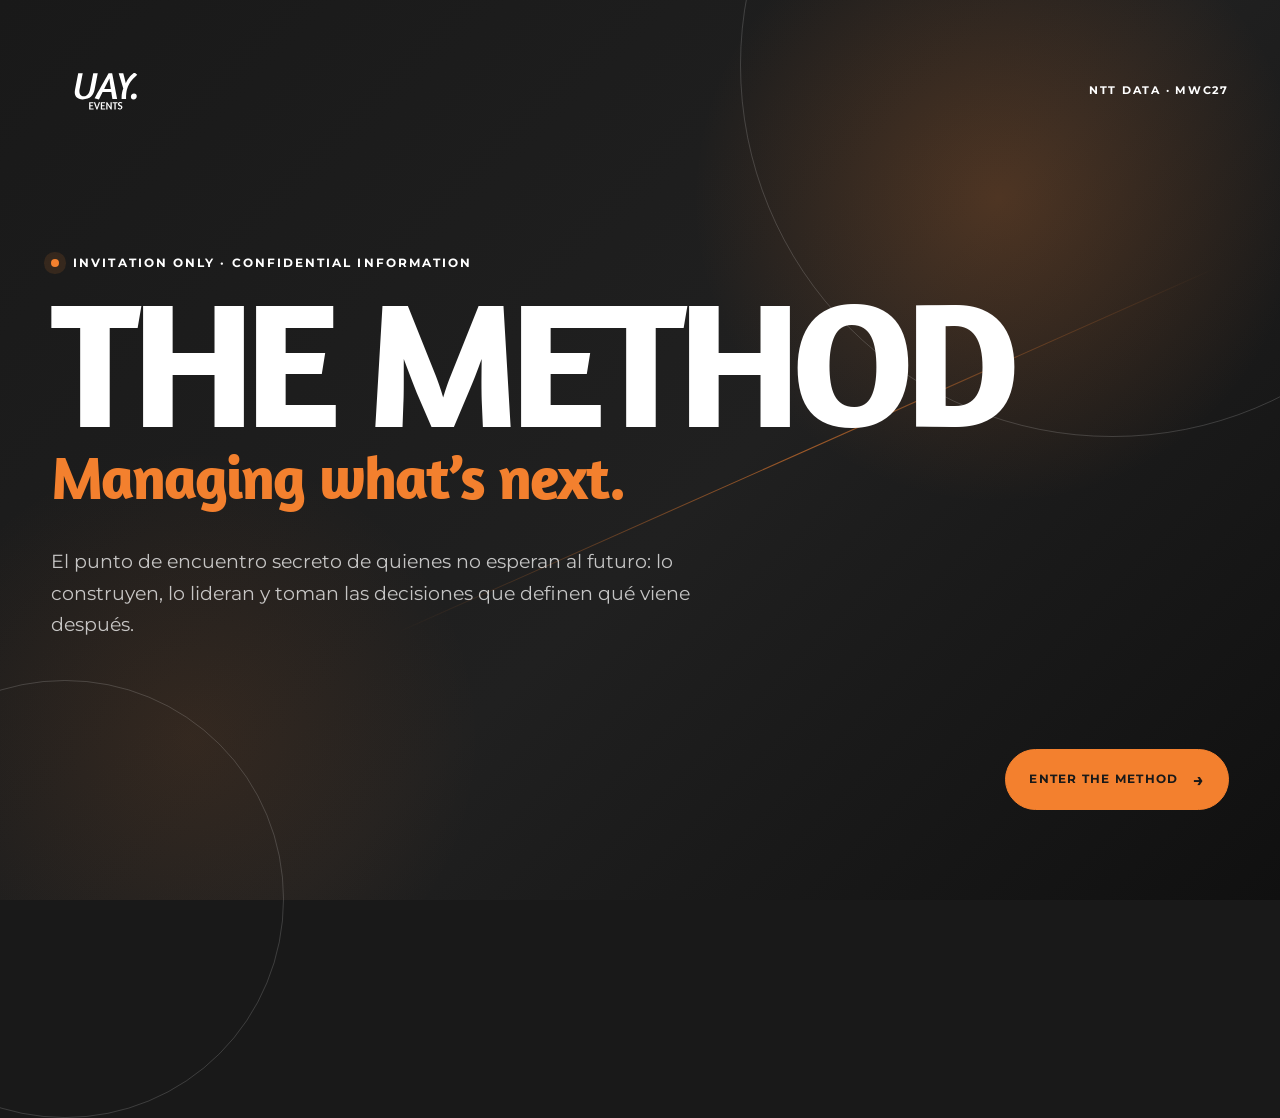
<file: index.html>
<!doctype html>
<html lang="es">
<head>
  <meta charset="utf-8">
  <meta name="viewport" content="width=device-width,initial-scale=1">
  <meta name="theme-color" content="#191919">

  <title>THE METHOD · NTT DATA MWC27 · UAY Events</title>

  <link rel="icon" type="image/svg+xml" href="assets/images/favicon-UAY-Events.svg">

  <link rel="stylesheet" href="css/base.css">
  <link rel="stylesheet" href="css/components.css">
  <link rel="stylesheet" href="css/pages/landing.css">
</head>

<body class="landing-page">

  <main class="access">

    <!-- BACKGROUND -->
    <div class="access__visual">
      <span class="access__line"></span>
    </div>

    <!-- CONTENT -->
    <div class="access__inner">

      <!-- TOP -->
      <div class="access__top">
        <img
          src="assets/images/Logo-UAY-Events.svg"
          alt="UAY Events"
          onerror="this.src='assets/images/brand/uay-fallback.svg'"
        >

        <span>NTT DATA · MWC27</span>
      </div>


      <!-- MAIN -->
      <div class="access__main reveal">

        <div class="access__label">
          <span class="access__dot"></span>
          Invitation only · Confidential information
        </div>

        <h1 class="access__claim">
          THE METHOD
          <span>Managing what’s next.</span>
        </h1>

        <p class="access__copy">
          El punto de encuentro secreto de quienes no esperan al futuro:
          lo construyen, lo lideran y toman las decisiones que definen
          qué viene después.
        </p>

      </div>


      <!-- ACCESS BUTTON -->
      <div class="access__bottom">
        <a
          class="btn btn--orange access__enter"
          href="home.html"
        >
          Enter THE METHOD
          <span class="btn__arrow">→</span>
        </a>
      </div>

    </div>

  </main>

  <script src="js/main.js"></script>

</body>

<div class="mobile-block">
  <div class="mobile-block__content">
    <p class="mobile-block__eyebrow">UAY EVENTS x NTT DATA</p>

    <h1>ESTA EXPERIENCIA MERECE<br>UNA PANTALLA MÁS GRANDE</h1>

    <p>
      Hemos diseñado esta propuesta para disfrutarla al detalle.<br>
      Para vivir la experiencia completa, ábrela desde tu ordenador.
    </p>

    <span>Te esperamos allí.</span>
  </div>
</div>
</html>
</file>
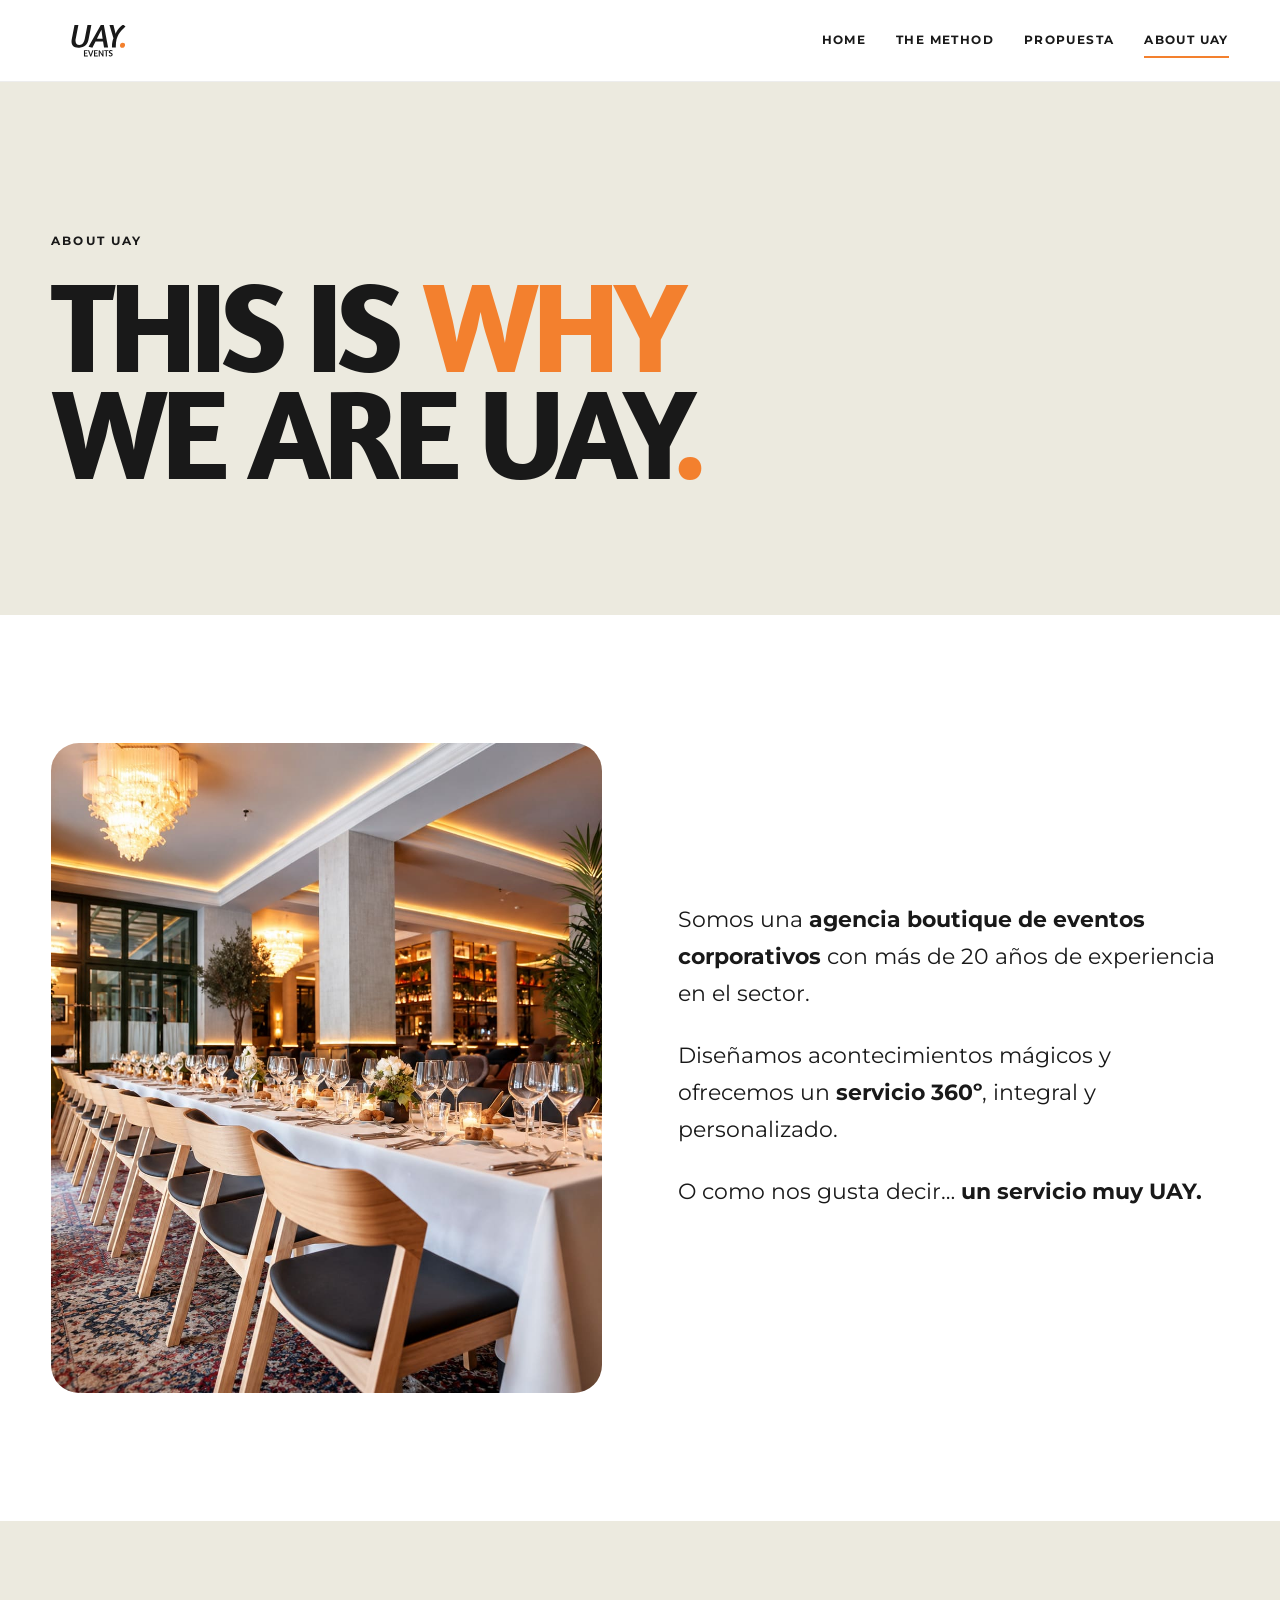
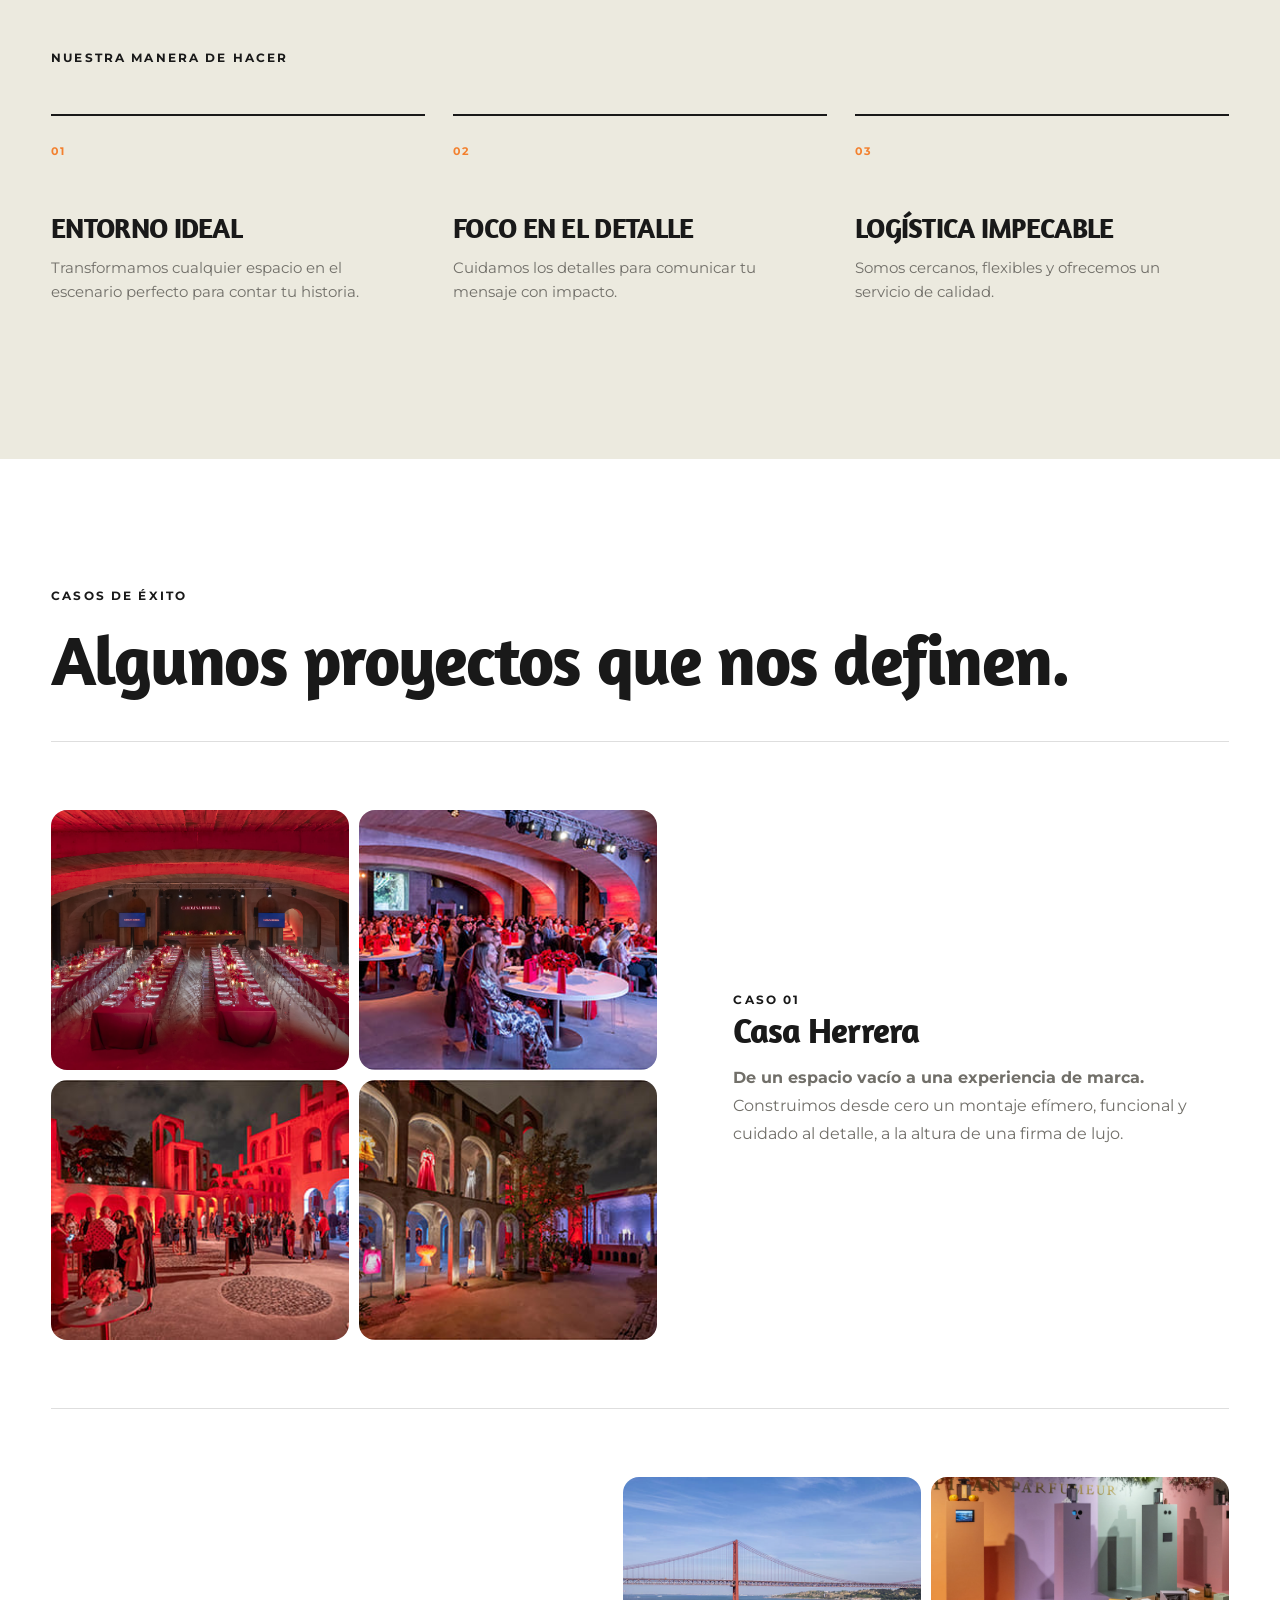
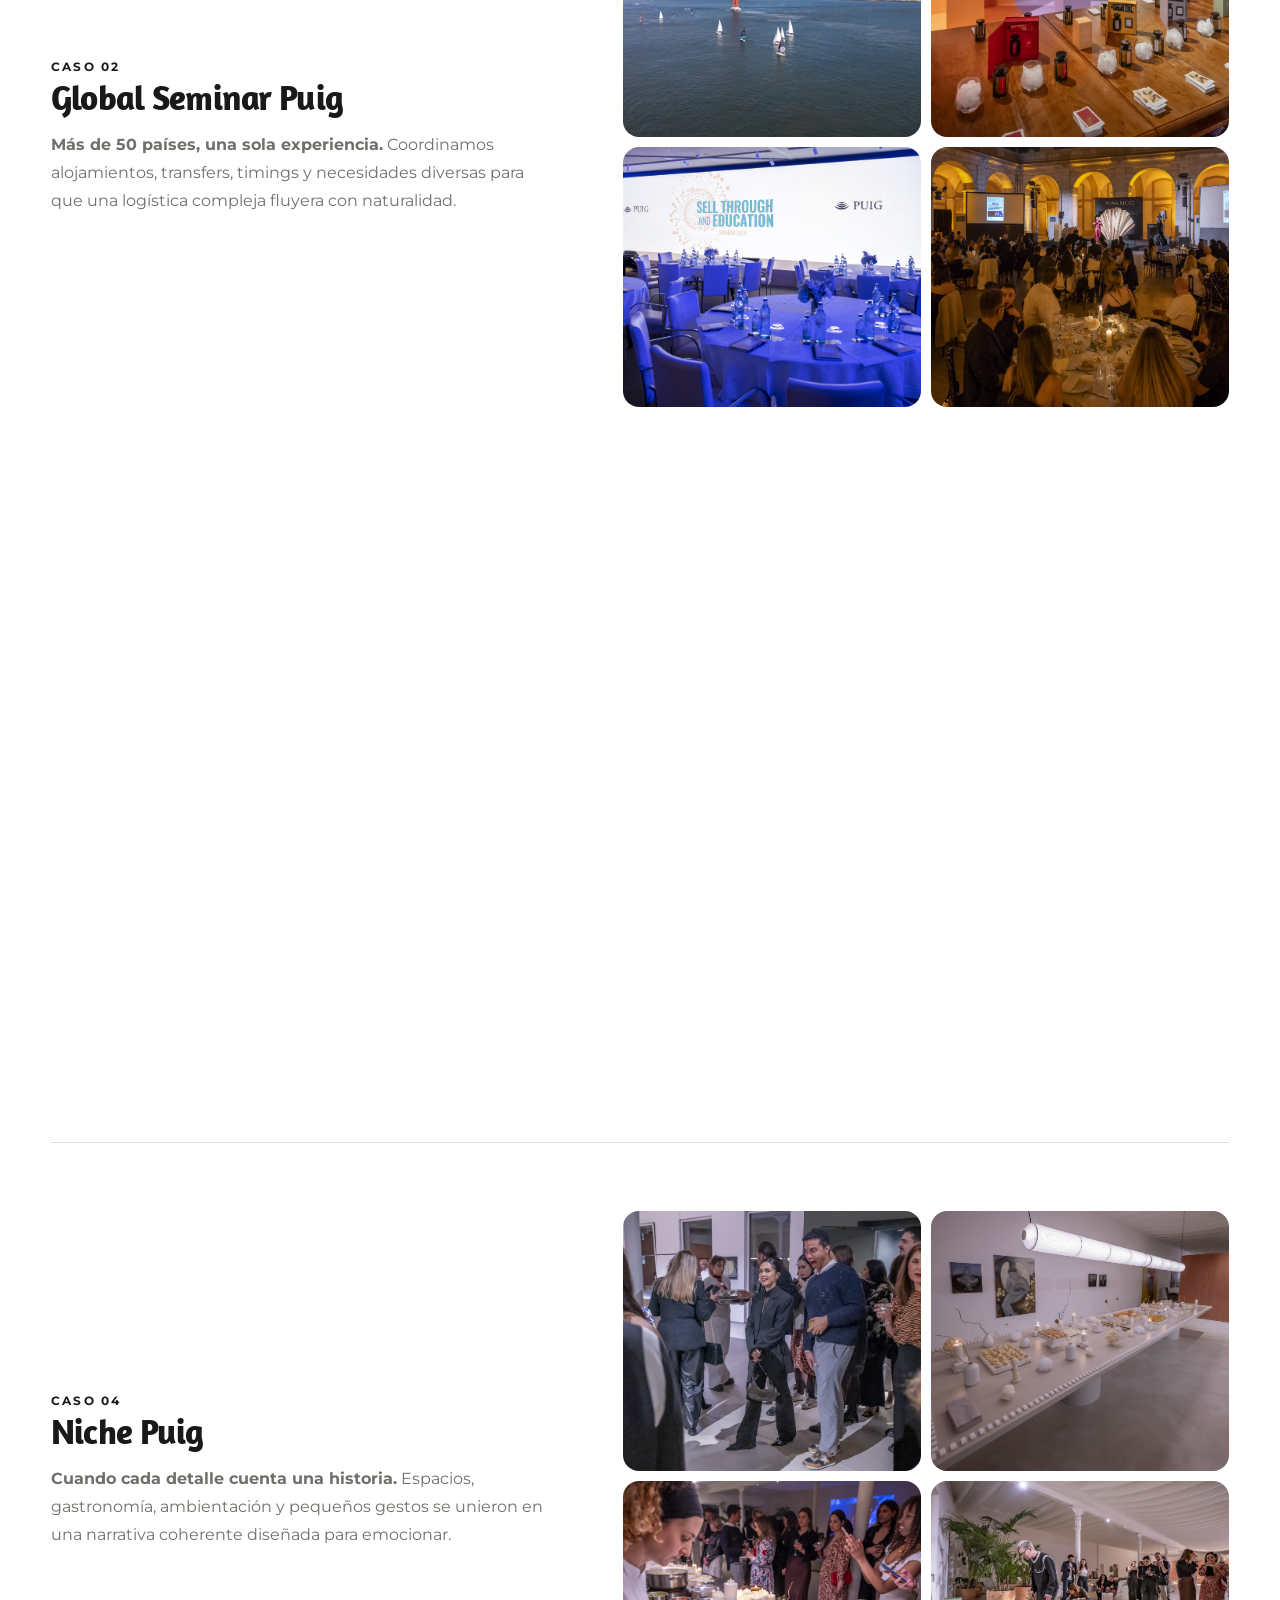
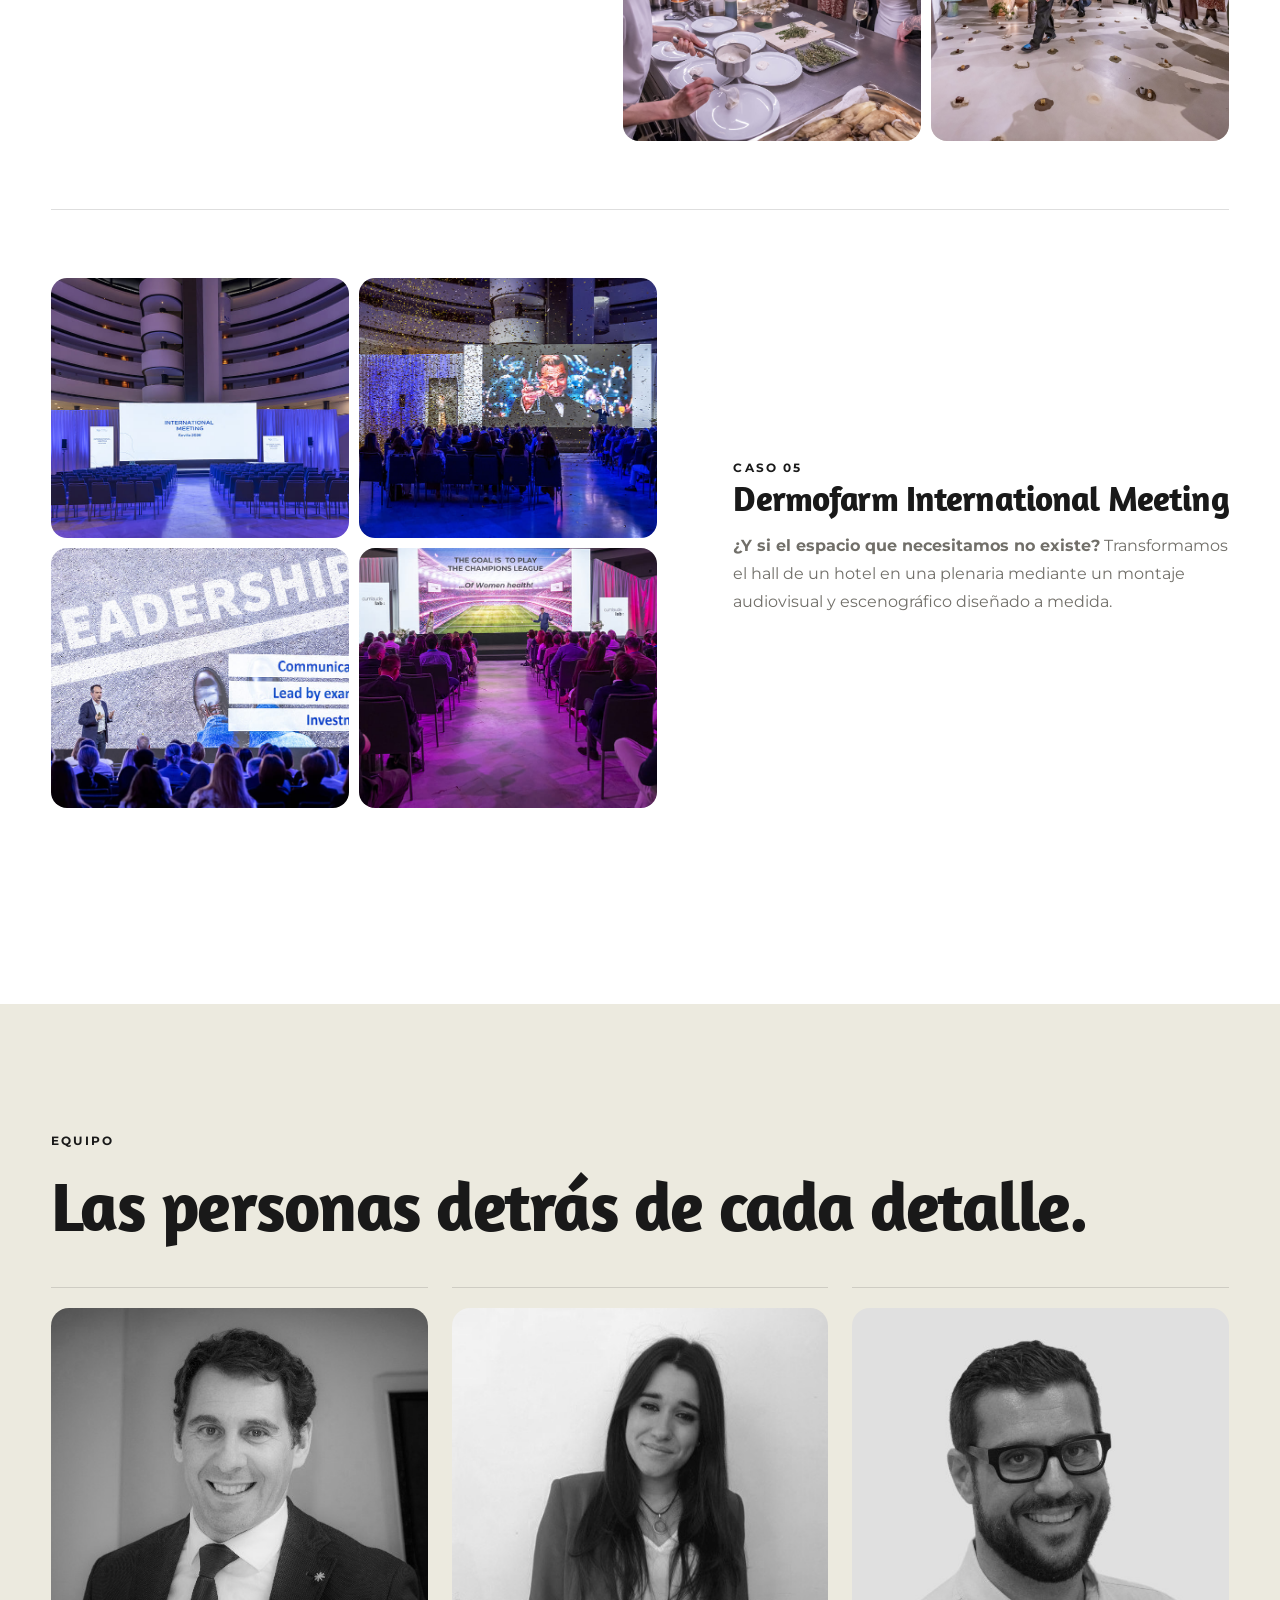
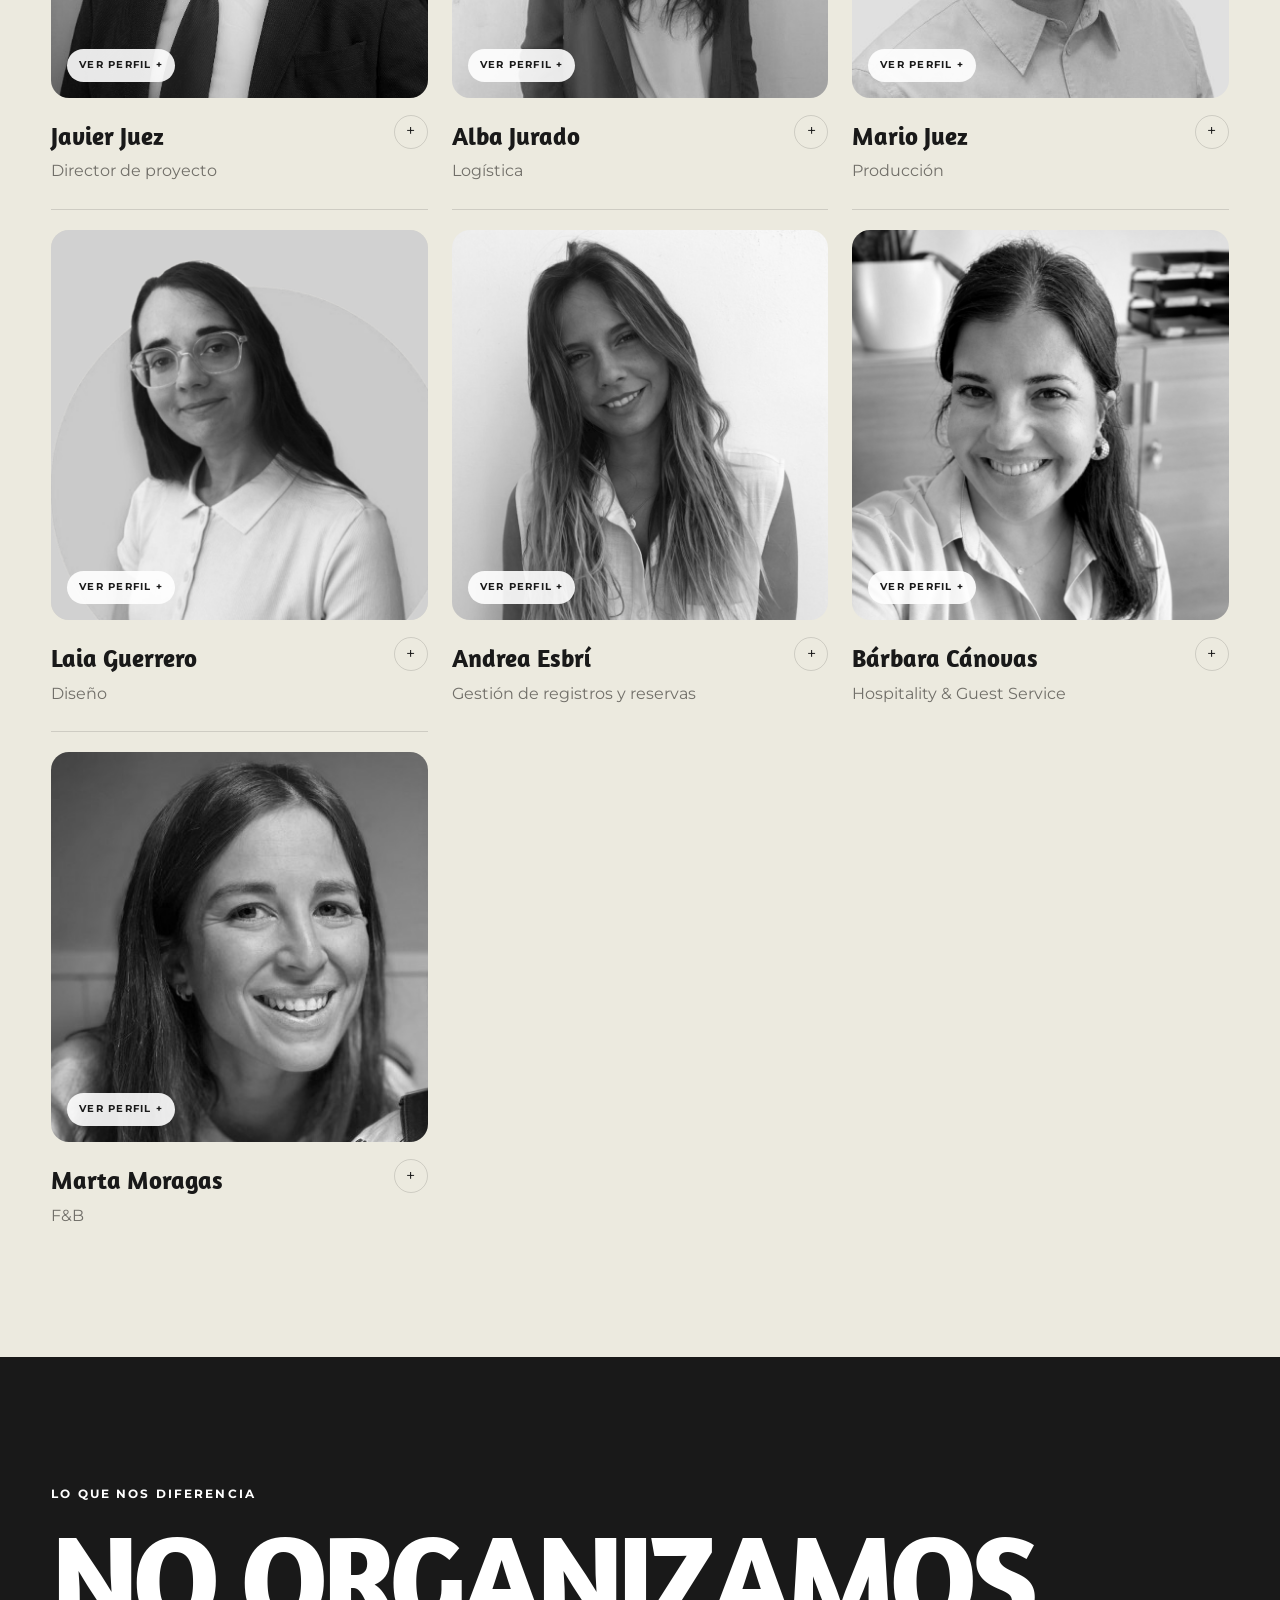
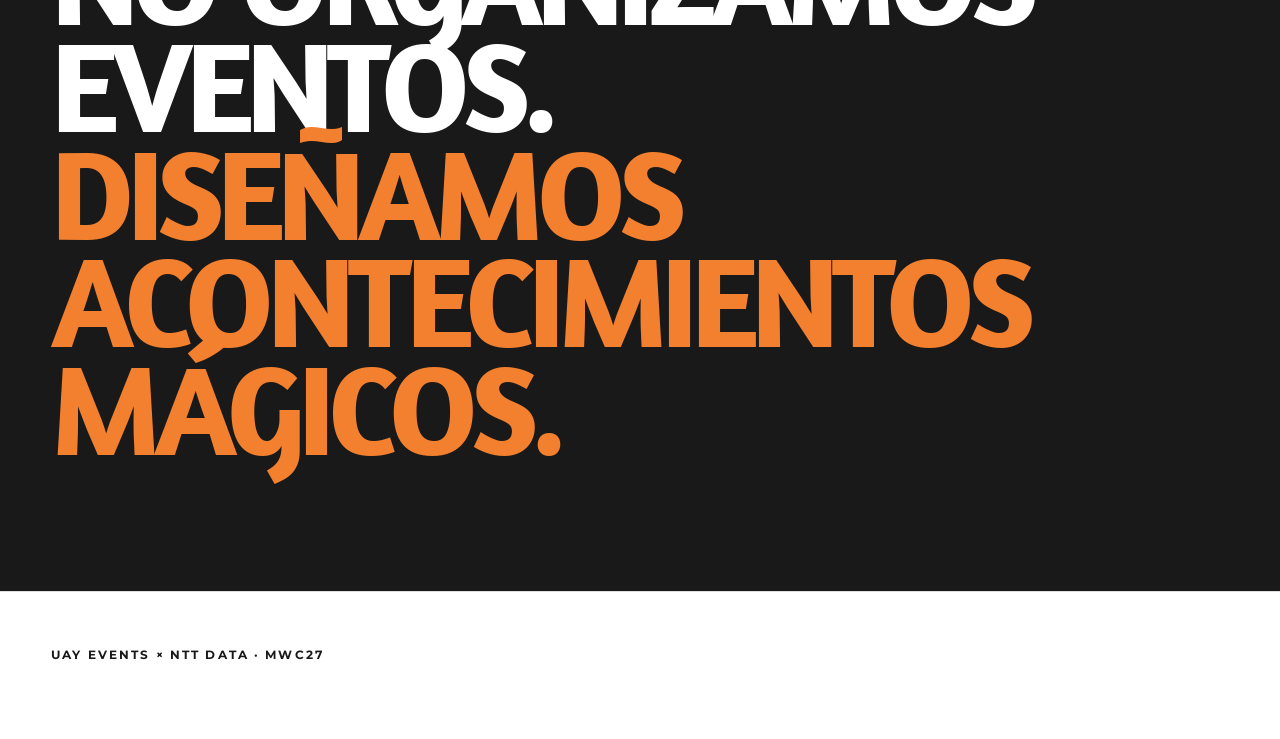
<file: about.html>
<!doctype html>
<html lang="es">
<head>
  <meta charset="utf-8">
  <meta name="viewport" content="width=device-width,initial-scale=1">
  <title>About UAY · THE HUB</title>
  <link rel="icon" type="image/svg+xml" href="assets/images/favicon-UAY-Events.svg">
  <link rel="stylesheet" href="css/base.css">
  <link rel="stylesheet" href="css/components.css">
  <link rel="stylesheet" href="css/pages/about.css">
</head>
<body data-root=".">
  <div data-site-header></div>

  <main>
    <section class="section section--soft about-title">
      <div class="container reveal">
        <p class="eyebrow">About UAY</p>
        <h1 class="display">THIS IS <span class="orange">WHY</span><br>WE ARE UAY<span class="orange">.</span></h1>
      </div>
    </section>

    <section class="section">
      <div class="container split reveal about-intro">
        <div class="about-intro__image">
          <img src="assets/images/about/about.jpg" alt="UAY Events" loading="lazy">
        </div>
        <div class="lead about-intro__copy">
          <p>Somos una <strong>agencia boutique de eventos corporativos</strong> con más de 20 años de experiencia en el sector.</p>
          <p>Diseñamos acontecimientos mágicos y ofrecemos un <strong>servicio 360º</strong>, integral y personalizado.</p>
          <p>O como nos gusta decir… <strong>un servicio muy UAY.</strong></p>
        </div>
      </div>
    </section>

    <section class="section section--soft">
      <div class="container">
        <p class="eyebrow">Nuestra manera de hacer</p>
        <div class="about-method">
          <article class="about-pillar reveal"><span>01</span><h3 class="h3">ENTORNO IDEAL</h3><p>Transformamos cualquier espacio en el escenario perfecto para contar tu historia.</p></article>
          <article class="about-pillar reveal"><span>02</span><h3 class="h3">FOCO EN EL DETALLE</h3><p>Cuidamos los detalles para comunicar tu mensaje con impacto.</p></article>
          <article class="about-pillar reveal"><span>03</span><h3 class="h3">LOGÍSTICA IMPECABLE</h3><p>Somos cercanos, flexibles y ofrecemos un servicio de calidad.</p></article>
        </div>
      </div>
    </section>

    <section class="section">
      <div class="container">
        <p class="eyebrow">Casos de éxito</p>
        <h2 class="h2">Algunos proyectos que nos definen.</h2>

        <article class="project reveal">
          <div class="project__media project-gallery">
            <img src="assets/images/projects/casa-herrera-1.jpg" alt="Casa Herrera" loading="lazy">
            <img src="assets/images/projects/casa-herrera-2.jpg" alt="Casa Herrera" loading="lazy">
            <img src="assets/images/projects/casa-herrera-3.jpg" alt="Casa Herrera" loading="lazy">
            <img src="assets/images/projects/casa-herrera-4.jpg" alt="Casa Herrera" loading="lazy">
          </div>
          <div><span class="eyebrow">Caso 01</span><h3 class="h3">Casa Herrera</h3><p><strong>De un espacio vacío a una experiencia de marca.</strong> Construimos desde cero un montaje efímero, funcional y cuidado al detalle, a la altura de una firma de lujo.</p></div>
        </article>

        <article class="project reveal">
          <div class="project__media project-gallery">
            <img src="assets/images/projects/global-1.JPG" alt="Global Seminar Puig" loading="lazy">
            <img src="assets/images/projects/global-2.JPG" alt="Global Seminar Puig" loading="lazy">
            <img src="assets/images/projects/global-3.JPG" alt="Global Seminar Puig" loading="lazy">
            <img src="assets/images/projects/global-4.JPG" alt="Global Seminar Puig" loading="lazy">
          </div>
          <div><span class="eyebrow">Caso 02</span><h3 class="h3">Global Seminar Puig</h3><p><strong>Más de 50 países, una sola experiencia.</strong> Coordinamos alojamientos, transfers, timings y necesidades diversas para que una logística compleja fluyera con naturalidad.</p></div>
        </article>

        <article class="project reveal">
          <div class="project__media project-gallery">
            <img src="assets/images/projects/ac-1.JPG" alt="AC Marca" loading="lazy">
            <img src="assets/images/projects/ac-2.JPG" alt="AC Marca" loading="lazy">
            <img src="assets/images/projects/ac-3.JPG" alt="AC Marca" loading="lazy">
            <img src="assets/images/projects/ac-4.JPG" alt="AC Marca" loading="lazy">
          </div>
          <div><span class="eyebrow">Caso 03</span><h3 class="h3">100 Aniversario AC Marca</h3><p><strong>1.000 personas dentro de una misma historia.</strong> Diseñamos una experiencia inmersiva de gran formato donde proyección, contenido y puesta en escena envolvían al público.</p></div>
        </article>

        <article class="project reveal">
          <div class="project__media project-gallery">
            <img src="assets/images/projects/niche-1.jpg" alt="Niche Puig" loading="lazy">
            <img src="assets/images/projects/niche-2.jpg" alt="Niche Puig" loading="lazy">
            <img src="assets/images/projects/niche-3.jpg" alt="Niche Puig" loading="lazy">
            <img src="assets/images/projects/niche-4.jpg" alt="Niche Puig" loading="lazy">
          </div>
          <div><span class="eyebrow">Caso 04</span><h3 class="h3">Niche Puig</h3><p><strong>Cuando cada detalle cuenta una historia.</strong> Espacios, gastronomía, ambientación y pequeños gestos se unieron en una narrativa coherente diseñada para emocionar.</p></div>
        </article>

        <article class="project reveal">
          <div class="project__media project-gallery">
            <img src="assets/images/projects/dermofarm-1.JPG" alt="Dermofarm International Meeting" loading="lazy">
            <img src="assets/images/projects/dermofarm-2.jpg" alt="Dermofarm International Meeting" loading="lazy">
            <img src="assets/images/projects/dermofarm-3.jpg" alt="Dermofarm International Meeting" loading="lazy">
            <img src="assets/images/projects/dermofarm-4.jpg" alt="Dermofarm International Meeting" loading="lazy">
          </div>
          <div><span class="eyebrow">Caso 05</span><h3 class="h3">Dermofarm International Meeting</h3><p><strong>¿Y si el espacio que necesitamos no existe?</strong> Transformamos el hall de un hotel en una plenaria mediante un montaje audiovisual y escenográfico diseñado a medida.</p></div>
        </article>
      </div>
    </section>

    <section class="section section--soft">
      <div class="container">
        <p class="eyebrow">Equipo</p>
        <h2 class="h2">Las personas detrás de cada detalle.</h2>
        <div class="team-grid">
          <details class="team-card reveal">
            <summary class="team-card__summary">
              <div class="team-card__photo"><img src="assets/images/team/javier.png" alt="Javier Juez" loading="lazy"><span class="team-card__hint">Ver perfil +</span></div>
              <div class="team-card__heading"><div><h3>Javier Juez</h3><p class="muted">Director de proyecto</p></div><span class="team-card__icon">+</span></div>
            </summary>
            <div class="team-card__content"><p class="team-card__quote">“Me encargo de que todas las piezas encajen.”</p><p>Tengo la visión global del proyecto, coordino al equipo y acompaño cada decisión para que la experiencia avance siempre en la misma dirección. Además, realizo la regiduría en sala.</p></div>
          </details>
          <details class="team-card reveal">
            <summary class="team-card__summary">
              <div class="team-card__photo"><img src="assets/images/team/alba.png" alt="Alba Jurado" loading="lazy"><span class="team-card__hint">Ver perfil +</span></div>
              <div class="team-card__heading"><div><h3>Alba Jurado</h3><p class="muted">Logística</p></div><span class="team-card__icon">+</span></div>
            </summary>
            <div class="team-card__content"><p class="team-card__quote">“Mi trabajo es conseguir que todo fluya.”</p><p>Coordino timings, movimientos y necesidades logísticas para que cada asistente esté donde tiene que estar, cuando tiene que estar y como queremos que esté.</p></div>
          </details>
          <details class="team-card reveal">
            <summary class="team-card__summary">
              <div class="team-card__photo"><img src="assets/images/team/mario.png" alt="Mario Juez" loading="lazy"><span class="team-card__hint">Ver perfil +</span></div>
              <div class="team-card__heading"><div><h3>Mario Juez</h3><p class="muted">Producción</p></div><span class="team-card__icon">+</span></div>
            </summary>
            <div class="team-card__content"><p class="team-card__quote">“Convierto las ideas en realidad.”</p><p>Me encargo de aterrizar la propuesta y coordinar la producción para que todo lo que hemos imaginado funcione de verdad el día del evento.</p></div>
          </details>
          <details class="team-card reveal">
            <summary class="team-card__summary">
              <div class="team-card__photo"><img src="assets/images/team/laia.png" alt="Laia Guerrero" loading="lazy"><span class="team-card__hint">Ver perfil +</span></div>
              <div class="team-card__heading"><div><h3>Laia Guerrero</h3><p class="muted">Diseño</p></div><span class="team-card__icon">+</span></div>
            </summary>
            <div class="team-card__content"><p class="team-card__quote">“Doy forma visual a la experiencia.”</p><p>Transformo el concepto en una identidad coherente, cuidando cada aplicación para que THE METHOD se reconozca en todos los puntos del recorrido.</p></div>
          </details>
          <details class="team-card reveal">
            <summary class="team-card__summary">
              <div class="team-card__photo"><img src="assets/images/team/andrea.jpeg" alt="Andrea Esbrí" loading="lazy"><span class="team-card__hint">Ver perfil +</span></div>
              <div class="team-card__heading"><div><h3>Andrea Esbrí</h3><p class="muted">Gestión de registros y reservas</p></div><span class="team-card__icon">+</span></div>
            </summary>
            <div class="team-card__content"><p class="team-card__quote">“Cuido la experiencia antes de que empiece el evento.”</p><p>Gestiono registros y reservas y acompaño a los asistentes para que toda la información esté controlada desde el primer contacto.</p></div>
          </details>
          <details class="team-card reveal">
            <summary class="team-card__summary">
              <div class="team-card__photo"><img src="assets/images/team/barbara.jpg" alt="Bárbara Cánovas" loading="lazy"><span class="team-card__hint">Ver perfil +</span></div>
              <div class="team-card__heading"><div><h3>Bárbara Cánovas</h3><p class="muted">Hospitality & Guest Service</p></div><span class="team-card__icon">+</span></div>
            </summary>
            <div class="team-card__content"><p class="team-card__quote">“Me aseguro de que cada invitado se sienta acompañado.”</p><p>Estoy pendiente de sus necesidades y de esos pequeños detalles que hacen que una buena organización se convierta en una gran experiencia.</p></div>
          </details>
          <details class="team-card reveal">
            <summary class="team-card__summary">
              <div class="team-card__photo"><img src="assets/images/team/marta.jpg" alt="Marta Moragas" loading="lazy"><span class="team-card__hint">Ver perfil +</span></div>
              <div class="team-card__heading"><div><h3>Marta Moragas</h3><p class="muted">F&B</p></div><span class="team-card__icon">+</span></div>
            </summary>
            <div class="team-card__content"><p class="team-card__quote">“Hago que la gastronomía también forme parte de la experiencia.”</p><p>Coordino la propuesta de F&B, proveedores y necesidades especiales para que cada momento gastronómico esté a la altura del evento.</p></div>
          </details>
        </div>
      </div>
    </section>

    <section class="section section--dark">
      <div class="container reveal">
        <p class="eyebrow">Lo que nos diferencia</p>
        <h2 class="display">NO ORGANIZAMOS<br>EVENTOS.<br><span class="orange">DISEÑAMOS<br>ACONTECIMIENTOS MÁGICOS.</span></h2>
      </div>
    </section>
  </main>

  <div data-site-footer></div>
  <script src="js/components.js"></script>
  <script src="js/main.js"></script>
</body>
</html>
</file>
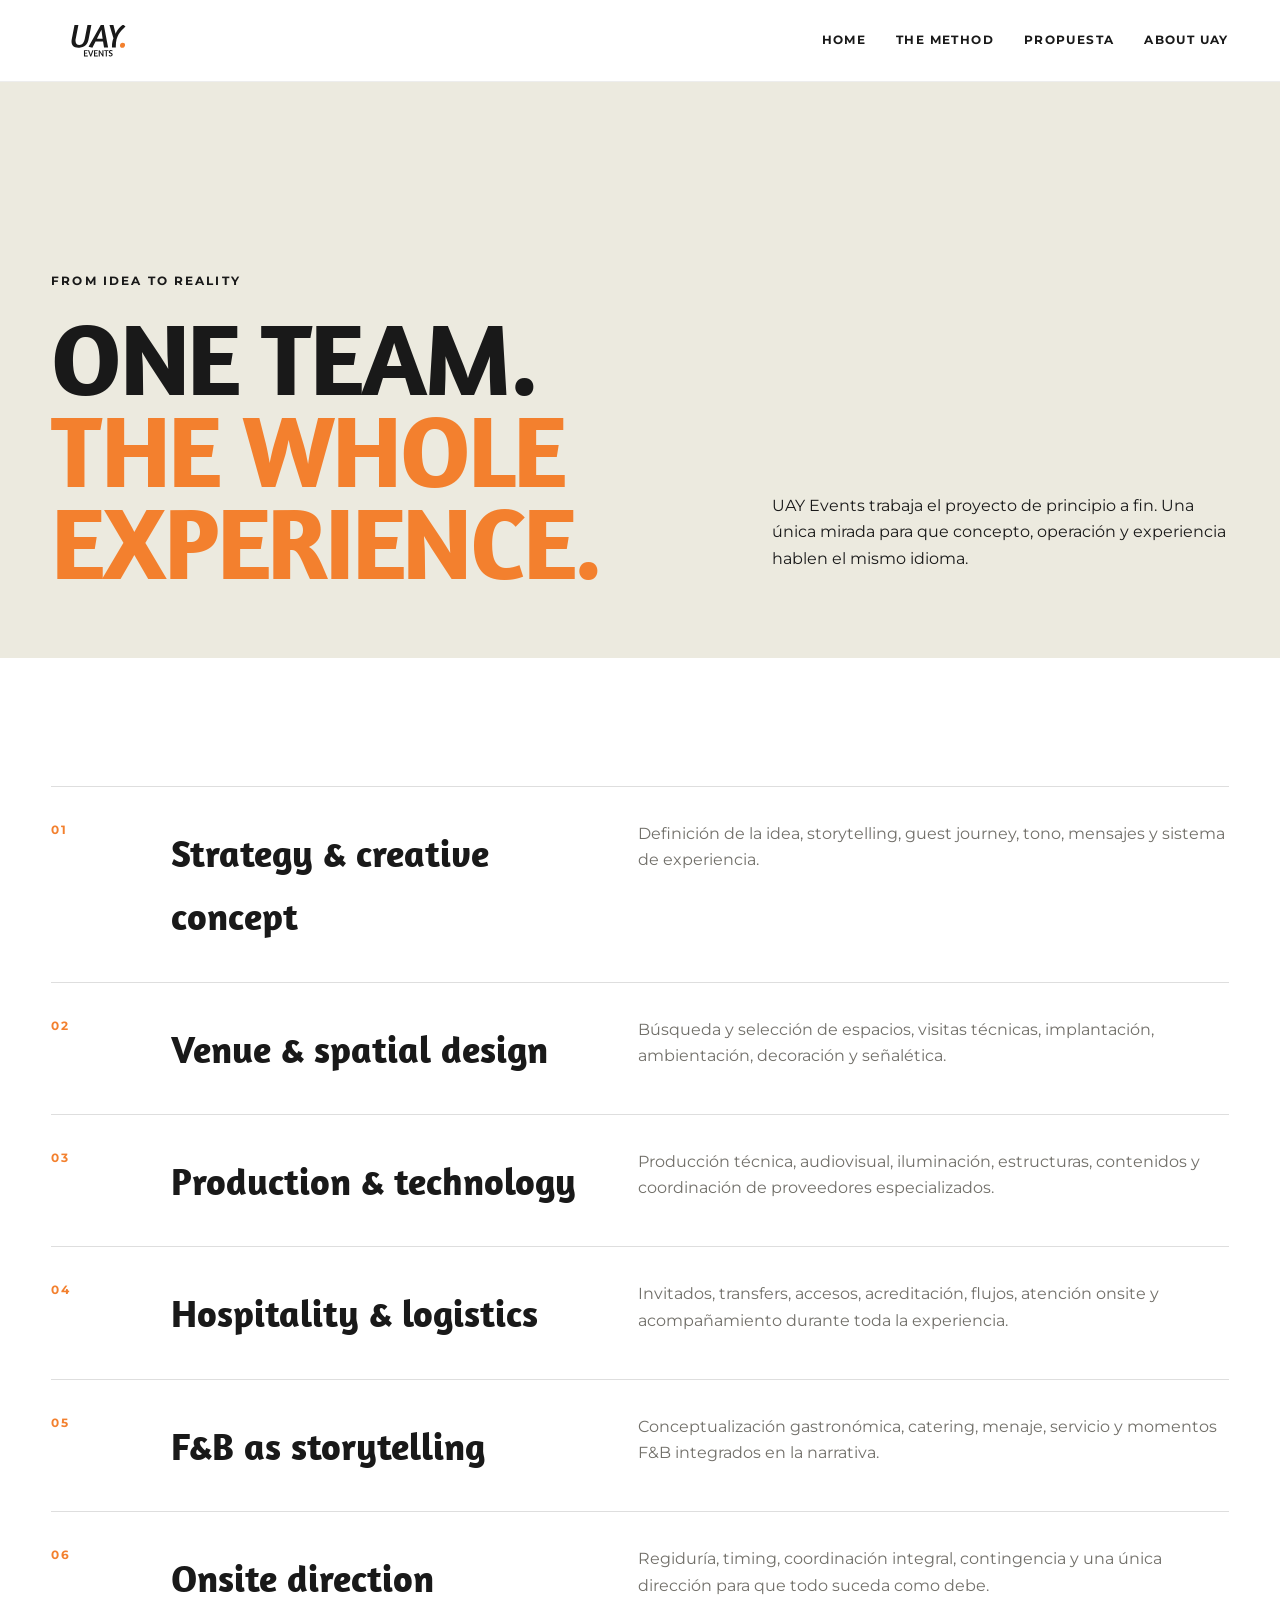
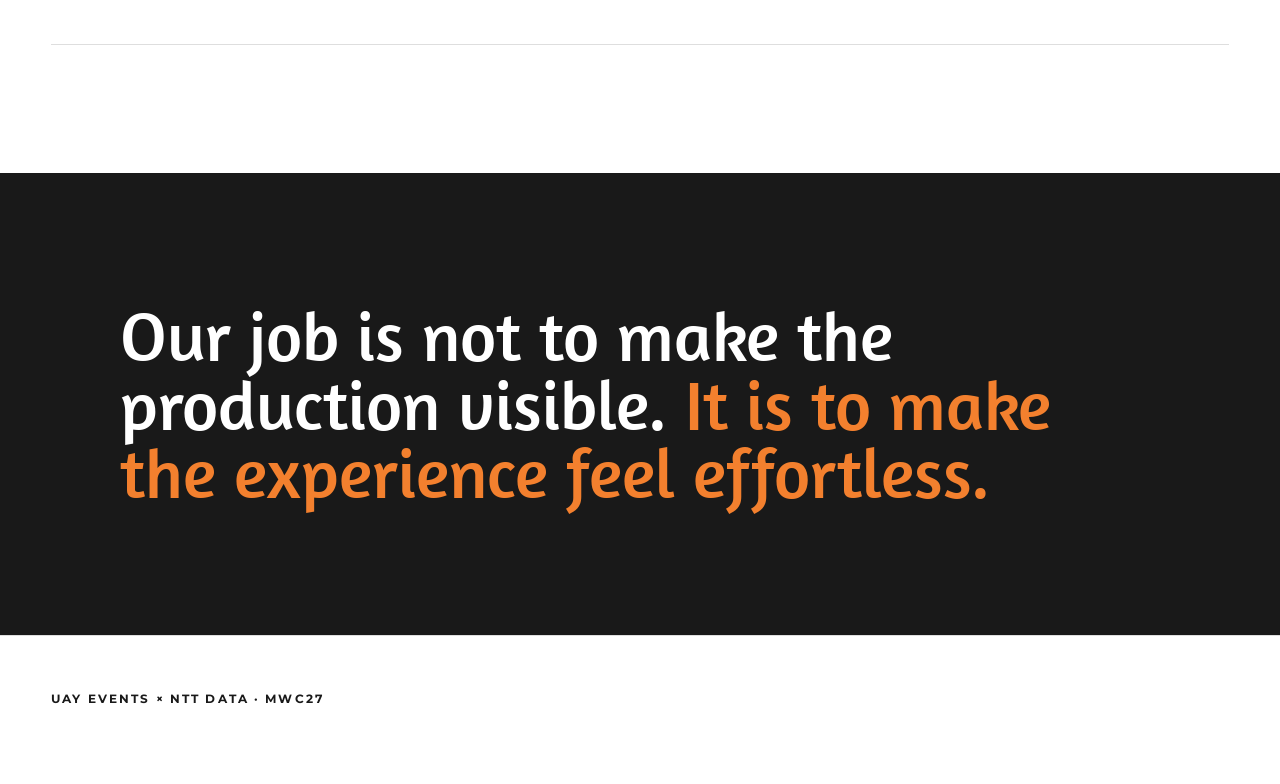
<file: servicios.html>
<!doctype html>
<html lang="es">
<head>
  <meta charset="utf-8"><meta name="viewport" content="width=device-width,initial-scale=1"><title>Servicios · UAY Events · THE HUB</title>
  <link rel="icon" type="image/svg+xml" href="assets/images/favicon-UAY-Events.svg"><link rel="stylesheet" href="css/base.css"><link rel="stylesheet" href="css/components.css"><link rel="stylesheet" href="css/pages/servicios.css">
</head>
<body data-root="."><div data-site-header></div><main>
  <section class="services-hero"><div class="container services-hero__grid"><div class="reveal"><p class="eyebrow">From idea to reality</p><h1 class="h1">ONE TEAM.<br><span class="orange">THE WHOLE EXPERIENCE.</span></h1></div><div class="services-hero__side reveal"><p>UAY Events trabaja el proyecto de principio a fin. Una única mirada para que concepto, operación y experiencia hablen el mismo idioma.</p></div></div></section>
  <section class="section"><div class="container services-list">
    <article class="service reveal"><span class="service__num">01</span><h2>Strategy & creative concept</h2><p>Definición de la idea, storytelling, guest journey, tono, mensajes y sistema de experiencia.</p></article>
    <article class="service reveal"><span class="service__num">02</span><h2>Venue & spatial design</h2><p>Búsqueda y selección de espacios, visitas técnicas, implantación, ambientación, decoración y señalética.</p></article>
    <article class="service reveal"><span class="service__num">03</span><h2>Production & technology</h2><p>Producción técnica, audiovisual, iluminación, estructuras, contenidos y coordinación de proveedores especializados.</p></article>
    <article class="service reveal"><span class="service__num">04</span><h2>Hospitality & logistics</h2><p>Invitados, transfers, accesos, acreditación, flujos, atención onsite y acompañamiento durante toda la experiencia.</p></article>
    <article class="service reveal"><span class="service__num">05</span><h2>F&B as storytelling</h2><p>Conceptualización gastronómica, catering, menaje, servicio y momentos F&B integrados en la narrativa.</p></article>
    <article class="service reveal"><span class="service__num">06</span><h2>Onsite direction</h2><p>Regiduría, timing, coordinación integral, contingencia y una única dirección para que todo suceda como debe.</p></article>
  </div></section>
  <section class="section section--dark"><div class="container service-manifesto reveal"><p>Our job is not to make the production visible. <span class="orange">It is to make the experience feel effortless.</span></p></div></section>
</main><div data-site-footer></div><script src="js/components.js"></script><script src="js/main.js"></script></body></html>
</file>
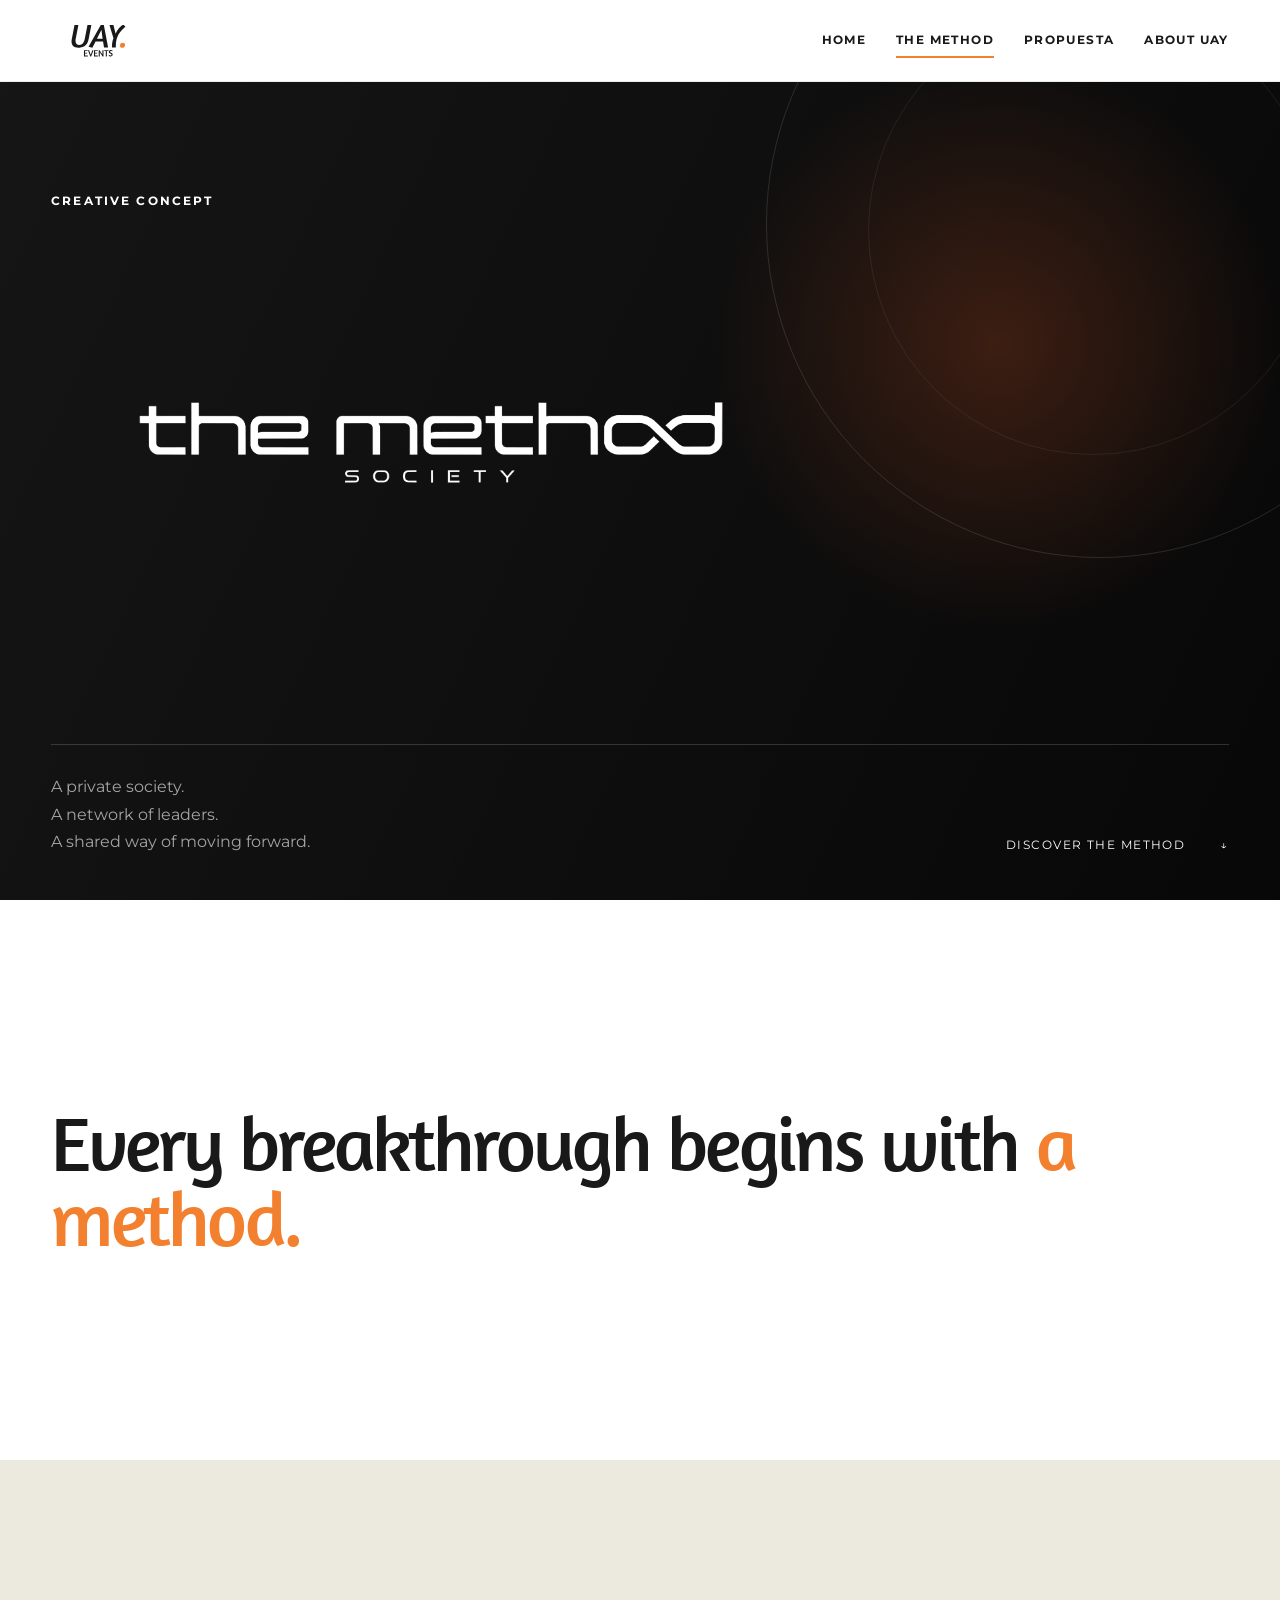
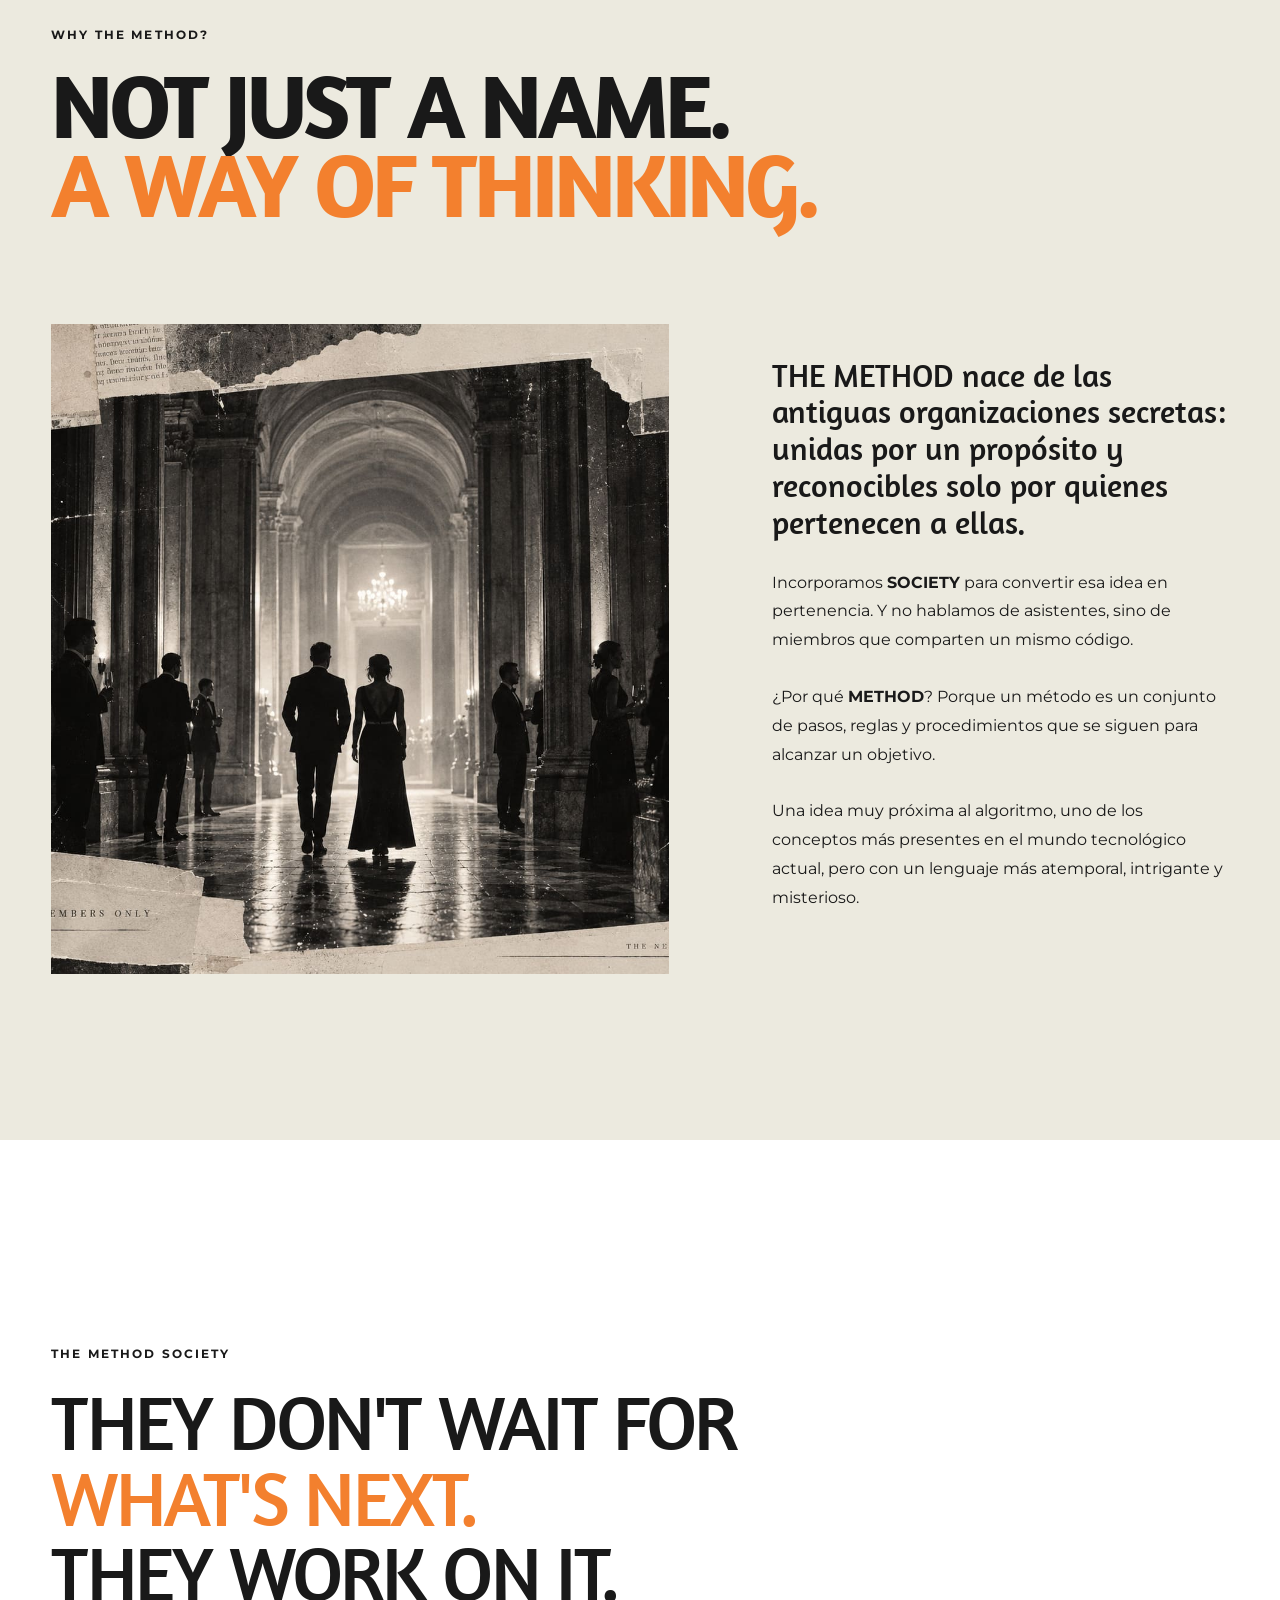
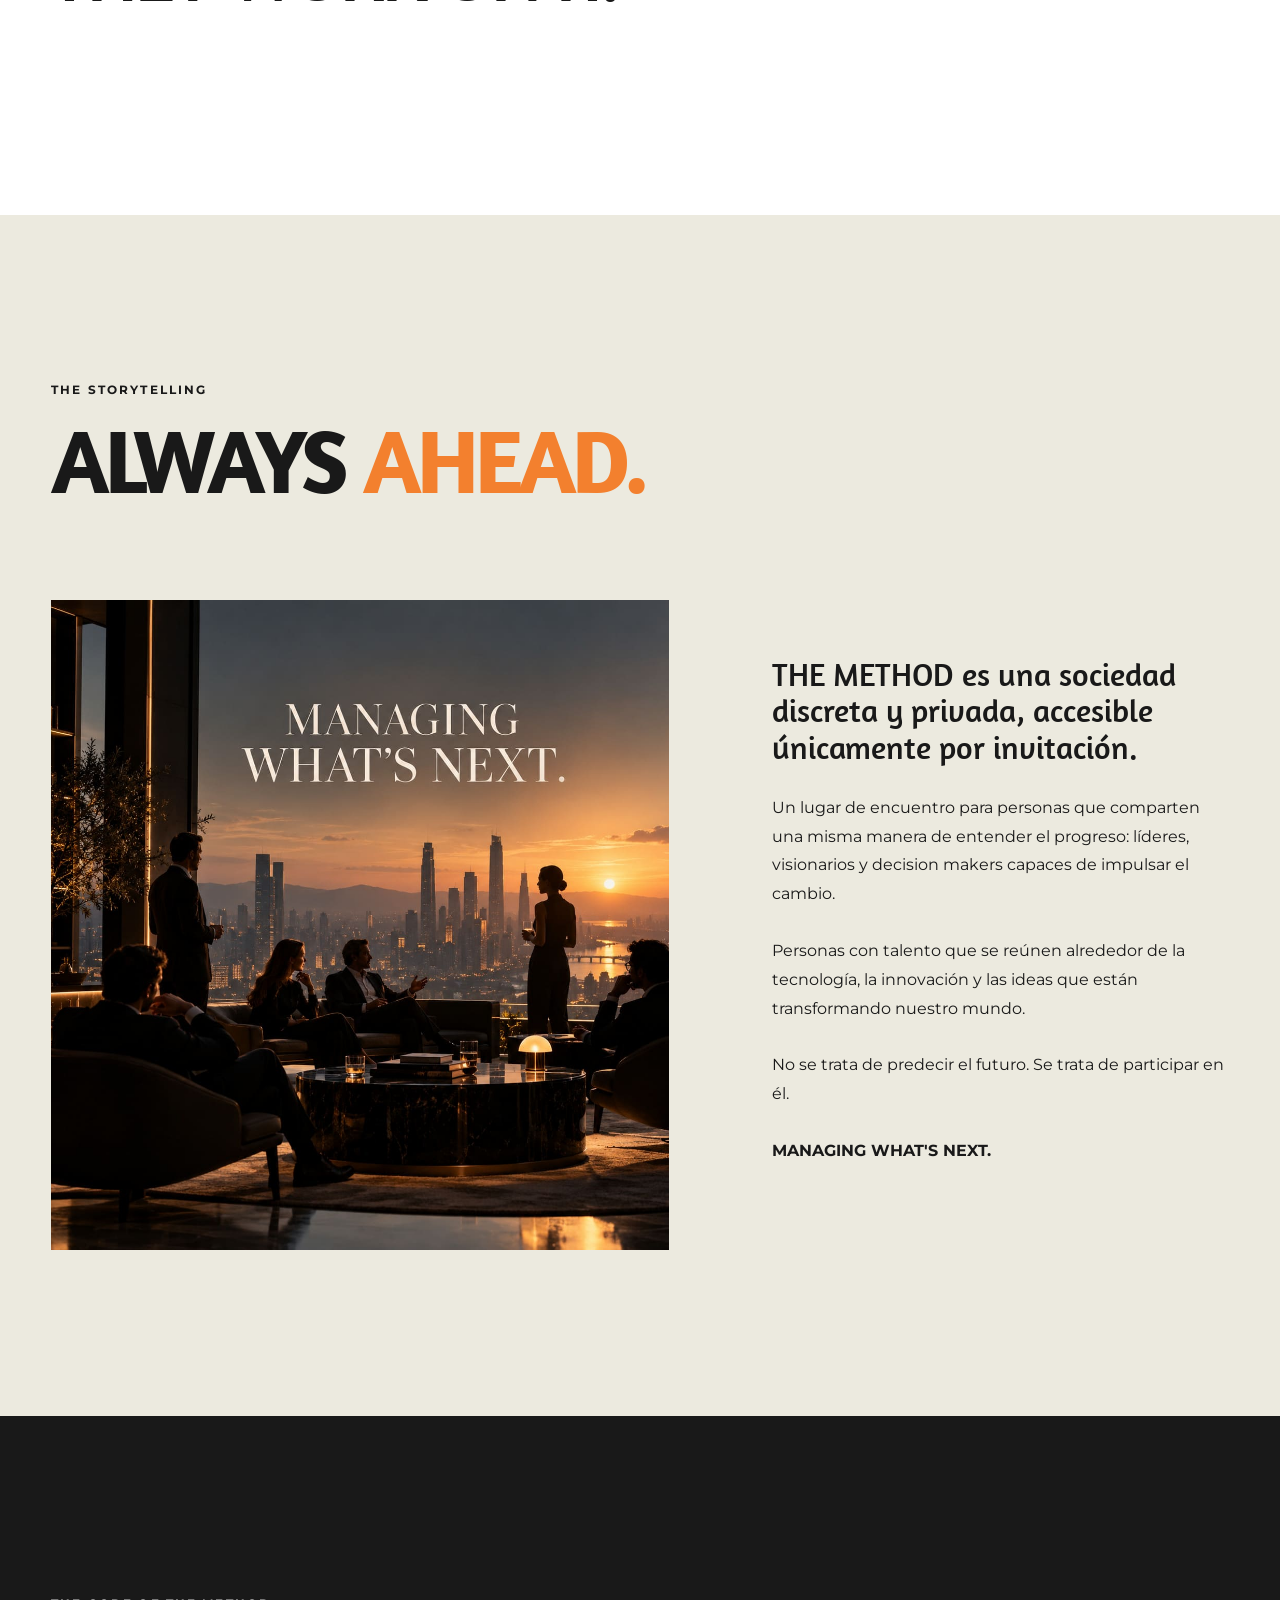
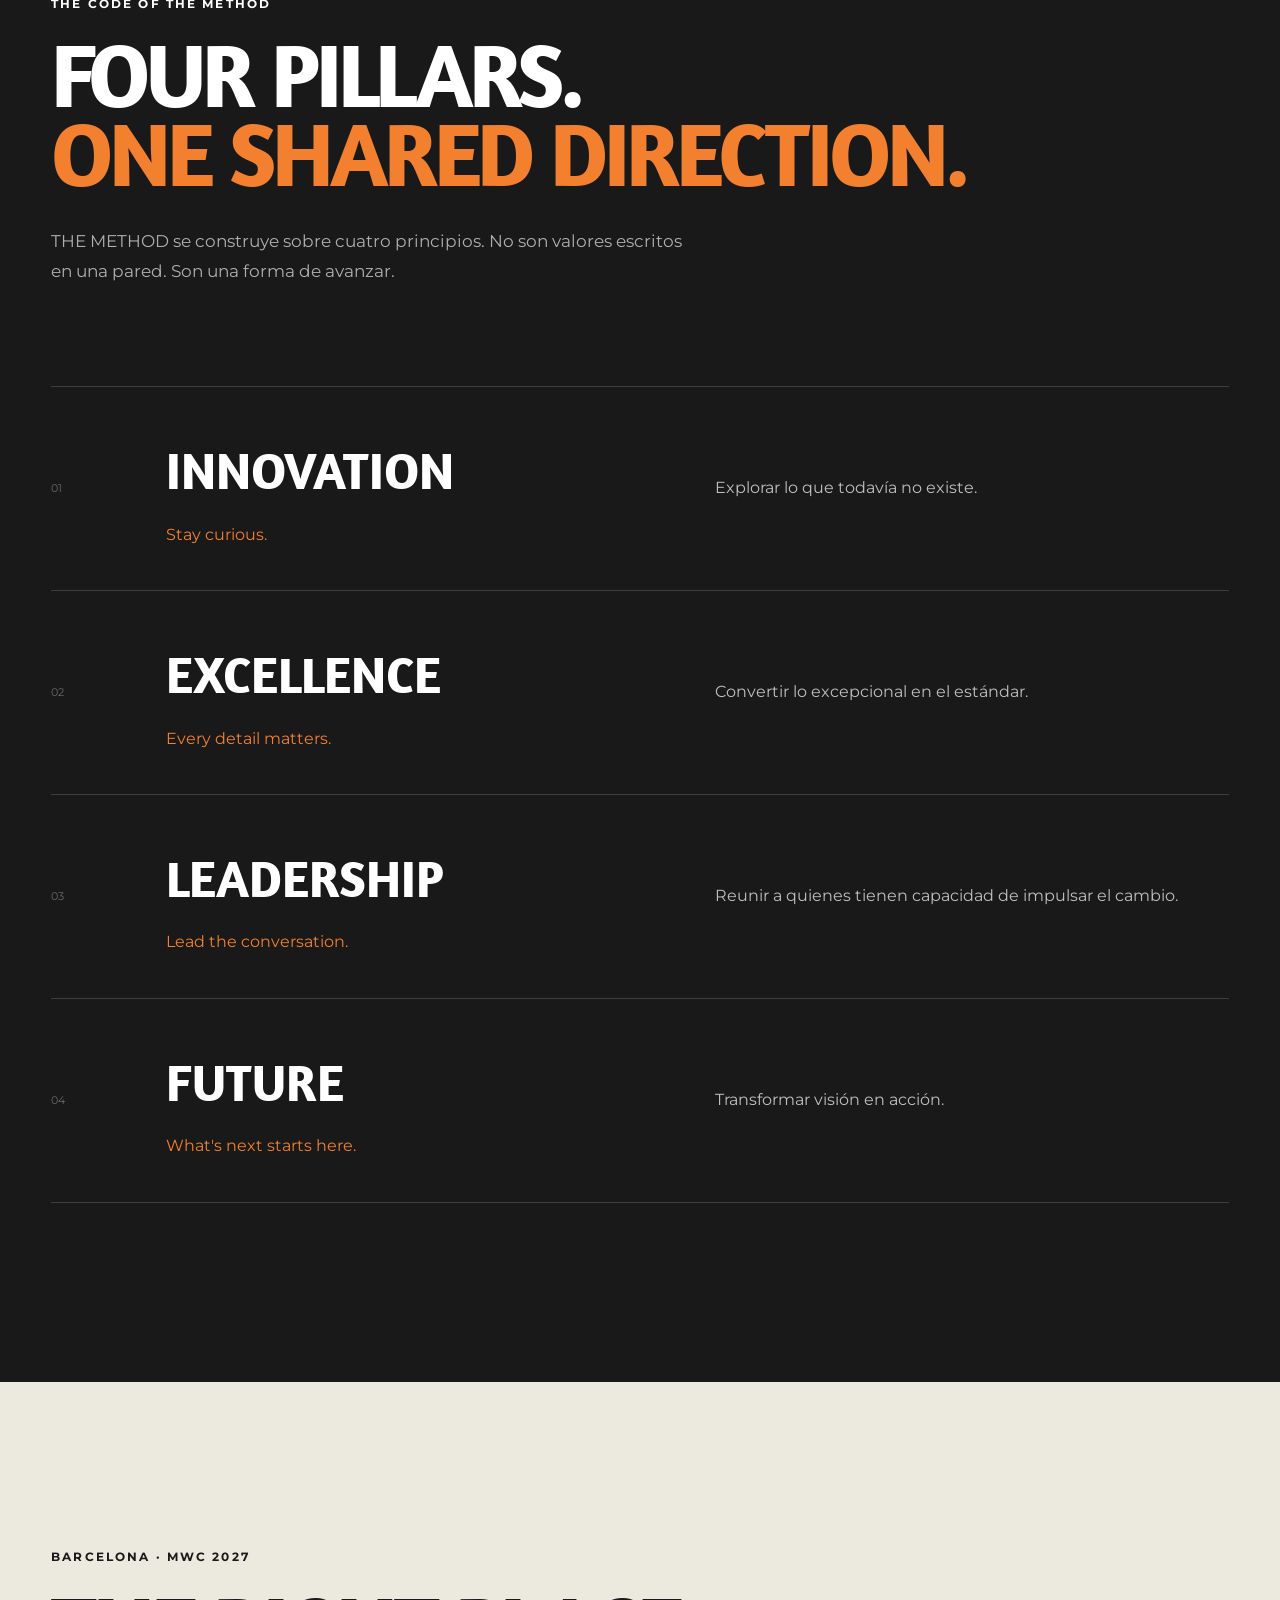
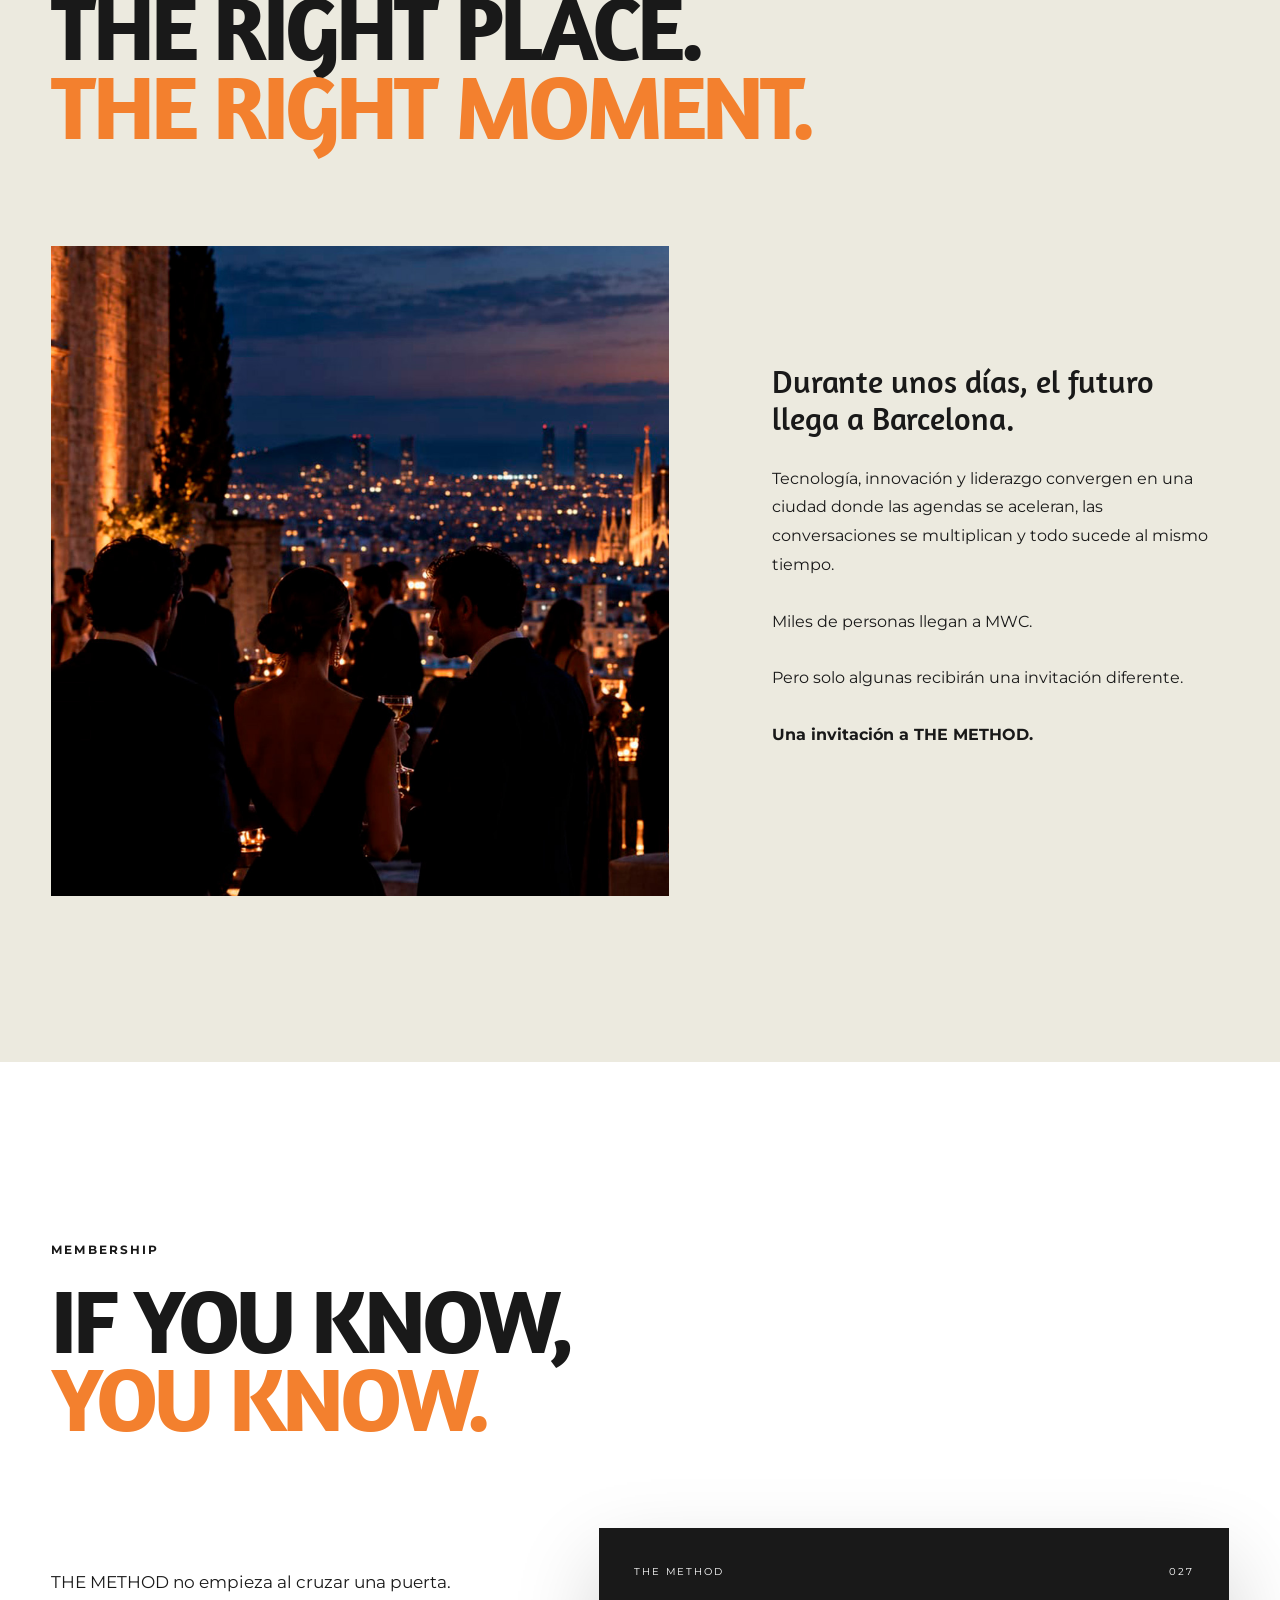
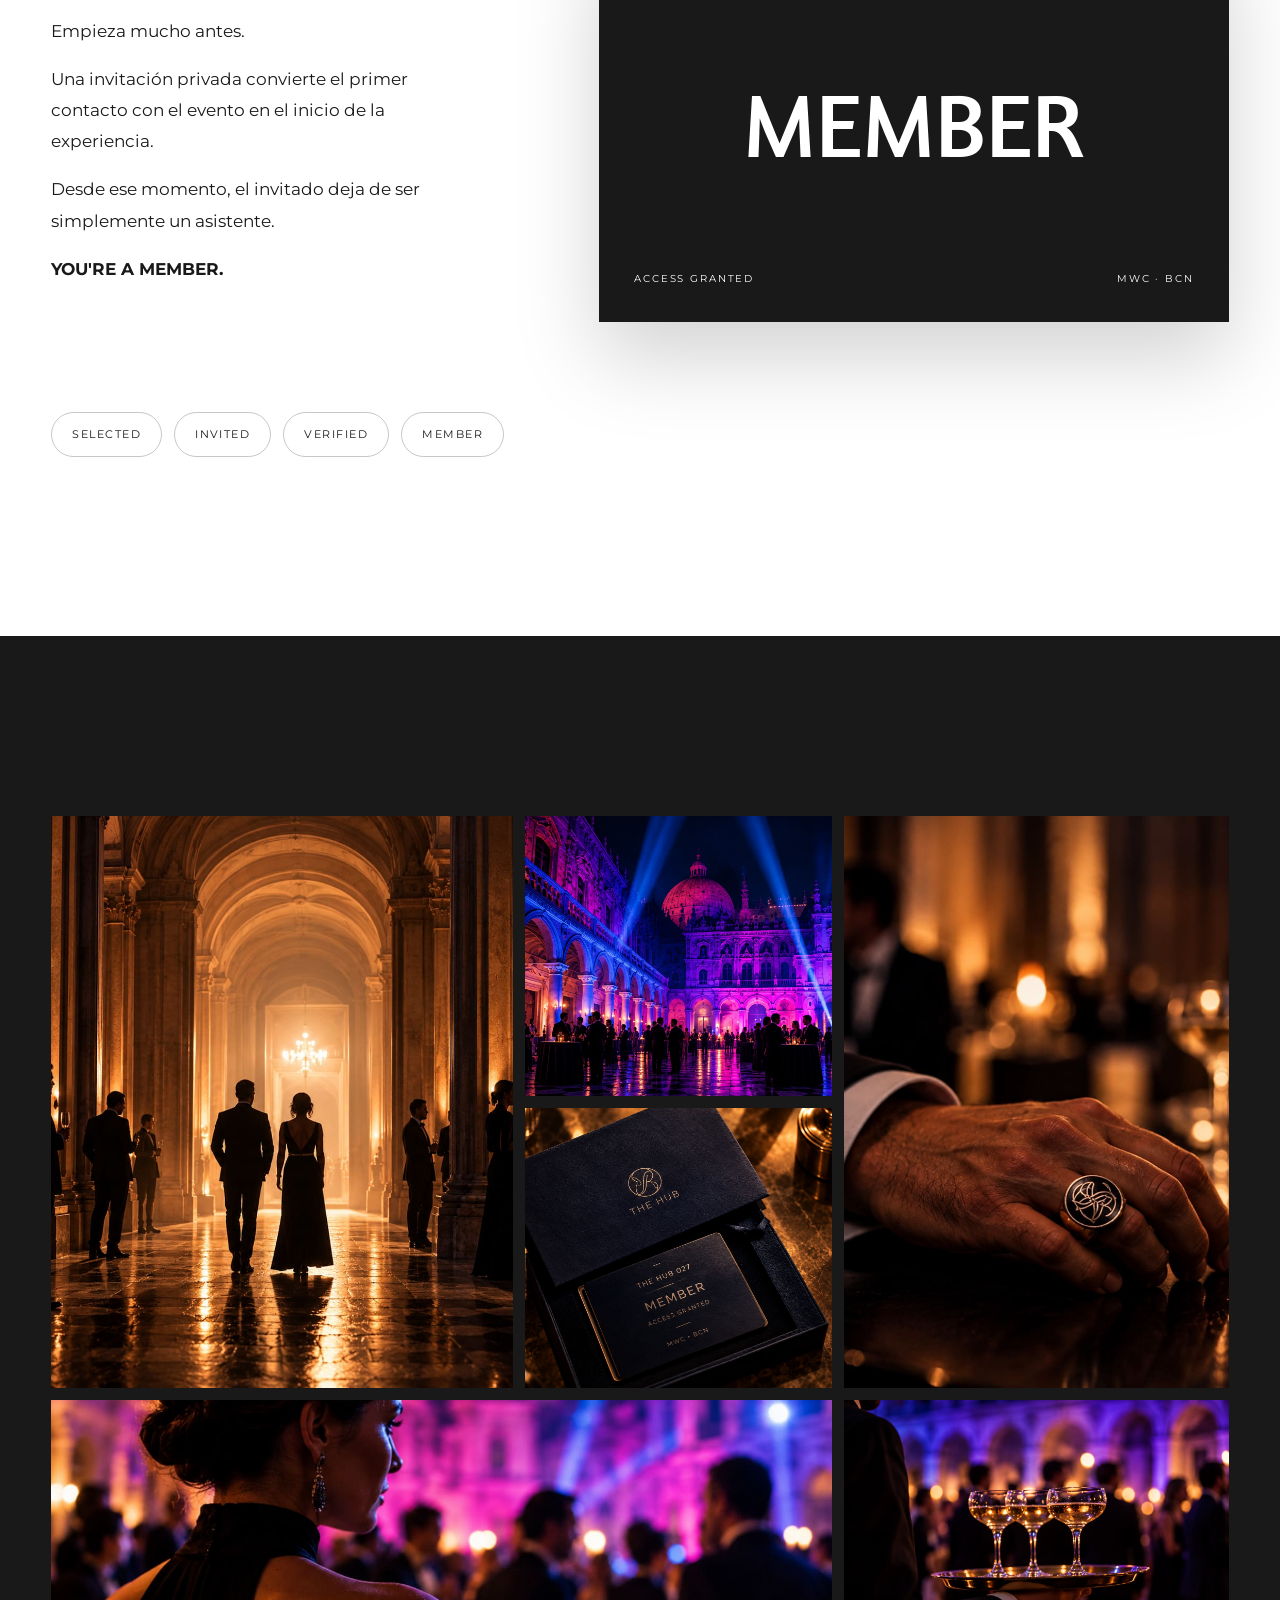
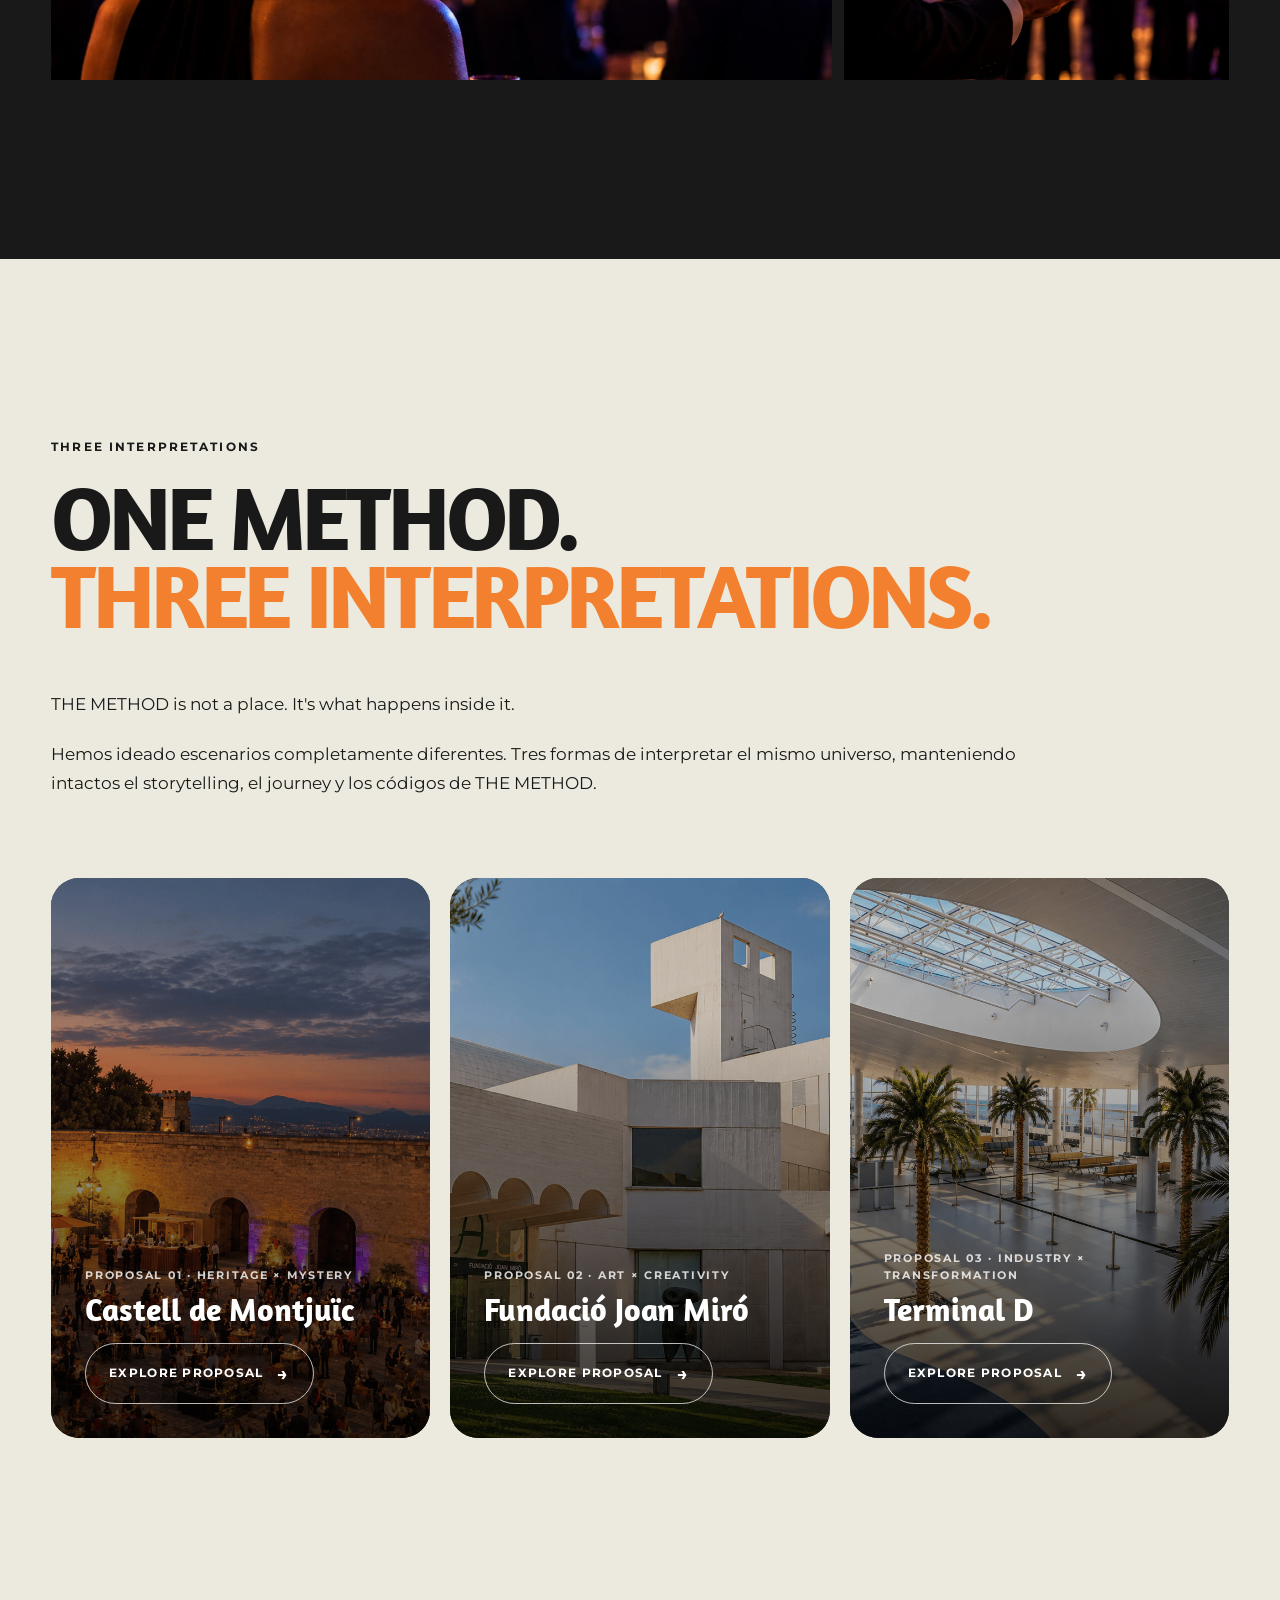
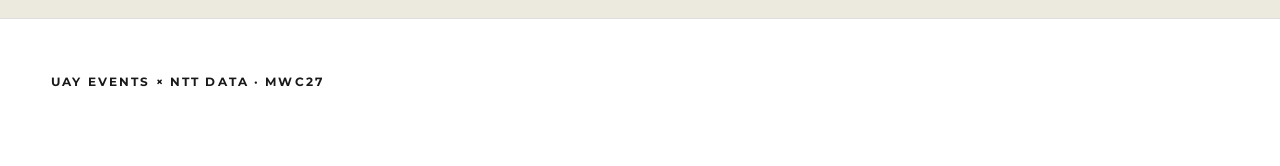
<file: the-hub.html>
<!doctype html>

<html lang="es">

<head>

  <meta charset="utf-8">
  <meta name="viewport" content="width=device-width,initial-scale=1">

  <title>El concepto · THE METHOD · UAY Events</title>

  <link
    rel="icon"
    type="image/svg+xml"
    href="assets/images/favicon-UAY-Events.svg"
  >

  <link rel="stylesheet" href="css/base.css">
  <link rel="stylesheet" href="css/components.css">
  <link rel="stylesheet" href="css/pages/the-hub.css">

</head>


<body data-root=".">

  <div data-site-header></div>


  <main>


    <!-- ==================================================
    01 · HERO
    ================================================== -->

    <section class="hub-hero">

      <div class="hub-hero__background"></div>

      <div class="container hub-hero__inner">

        <div class="hub-hero__content reveal">

          <p class="eyebrow">Creative concept</p>

          <div class="hub-hero__logo">
            <img
              src="assets/images/the-hub/the-method-logo.png"
              alt="The Method Society"
            >
          </div>

        </div>


        <div class="hub-hero__footer reveal">

          <p>
            A private society.<br>
            A network of leaders.<br>
            A shared way of moving forward.
          </p>

          <a href="#story" class="hub-scroll">
            Discover THE METHOD
            <span>↓</span>
          </a>

        </div>

      </div>

    </section>



    <!-- ==================================================
    02 · BIG IDEA
    ================================================== -->

    <section class="hub-manifesto" id="story">

      <div class="container">

        <p class="hub-manifesto__text reveal">

          Every breakthrough begins with

          <span>a method.</span>

        </p>

      </div>

    </section>



    <!-- ==================================================
    03 · WHY THE METHOD
    ================================================== -->

    <section class="hub-story">

      <div class="container">

        <div class="hub-section-heading reveal">

          <p class="eyebrow">Why THE METHOD?</p>

          <h2>
            NOT JUST A NAME.<br>
            <span class="orange">A WAY OF THINKING.</span>
          </h2>

        </div>


        <div class="hub-story__layout">

          <div class="hub-story__image reveal">

            <img
              src="assets/images/the-hub/story-01.jpg"
              alt="The evolution of tools, technology and innovation"
              loading="lazy"
            >

          </div>


          <div class="hub-story__copy reveal">

            <p class="hub-story__lead">
             THE METHOD nace de las antiguas organizaciones secretas: unidas por un propósito y reconocibles solo por quienes pertenecen a ellas.
            </p>

            <p>
              Incorporamos <strong>SOCIETY</strong> para convertir esa idea en pertenencia. Y no hablamos de asistentes, sino de miembros que comparten un mismo código.
            </p>

            <p>
              ¿Por qué <strong>METHOD</strong>? Porque un método es un conjunto de pasos, reglas y procedimientos que se siguen para alcanzar un objetivo.
            </p>

            <p>
              Una idea muy próxima al algoritmo, uno de los conceptos más presentes en el mundo tecnológico actual, pero con un lenguaje más atemporal, intrigante y misterioso.
            </p>

          </div>

        </div>

      </div>

    </section>



    <!-- ==================================================
    04 · THE SOCIETY
    ================================================== -->

    <section class="hub-manifesto">

      <div class="container">

        <p class="eyebrow reveal">THE METHOD Society</p>

        <p class="hub-manifesto__text reveal">

          THEY DON'T WAIT FOR<br>

          <span>WHAT'S NEXT.</span>

          <br>THEY WORK ON IT.

        </p>

      </div>

    </section>



    <!-- ==================================================
    05 · STORYTELLING
    ================================================== -->

    <section class="hub-story">

      <div class="container">

        <div class="hub-section-heading reveal">

          <p class="eyebrow">The storytelling</p>

          <h2>
            ALWAYS <span class="orange">AHEAD.</span>
          </h2>

        </div>


        <div class="hub-story__layout">

          <div class="hub-story__image reveal">

            <img
              src="assets/images/the-hub/story-02.jpg"
              alt="THE METHOD Society"
              loading="lazy"
            >

          </div>


          <div class="hub-story__copy reveal">

            <p class="hub-story__lead">
              THE METHOD es una sociedad discreta y privada,
              accesible únicamente por invitación.
            </p>

            <p>
              Un lugar de encuentro para personas que comparten
              una misma manera de entender el progreso:
              líderes, visionarios y decision makers capaces
              de impulsar el cambio.
            </p>

            <p>
              Personas con talento que se reúnen alrededor
              de la tecnología, la innovación y las ideas
              que están transformando nuestro mundo.
            </p>

            <p>
              No se trata de predecir el futuro. Se trata de participar en él.
            </p>

            <p>
              <strong>MANAGING WHAT'S NEXT.</strong>
            </p>

          </div>

        </div>

      </div>

    </section>


<!-- ==================================================
    10 · THE CODE / FOUR PILLARS
    ================================================== -->

    <section class="hub-pillars">

      <div class="container">

        <div class="hub-section-heading hub-section-heading--light reveal">

          <p class="eyebrow">The code of THE METHOD</p>

          <h2>
            FOUR PILLARS.<br>
            <span class="orange">ONE SHARED DIRECTION.</span>
          </h2>

          <p class="hub-section-intro">
            THE METHOD se construye sobre cuatro principios.
            No son valores escritos en una pared.
            Son una forma de avanzar.
          </p>

        </div>


        <div class="hub-pillars__list">

          <article class="hub-pillar reveal">

            <span class="hub-pillar__number">01</span>

            <div>
              <h3>INNOVATION</h3>
              <p class="hub-pillar__claim">Stay curious.</p>
            </div>

            <div class="hub-pillar__description">
              <p>
                Explorar lo que todavía no existe.
              </p>
            </div>

          </article>


          <article class="hub-pillar reveal">

            <span class="hub-pillar__number">02</span>

            <div>
              <h3>EXCELLENCE</h3>
              <p class="hub-pillar__claim">Every detail matters.</p>
            </div>

            <div class="hub-pillar__description">
              <p>
                Convertir lo excepcional en el estándar.
              </p>
            </div>

          </article>


          <article class="hub-pillar reveal">

            <span class="hub-pillar__number">03</span>

            <div>
              <h3>LEADERSHIP</h3>
              <p class="hub-pillar__claim">Lead the conversation.</p>
            </div>

            <div class="hub-pillar__description">
              <p>
                Reunir a quienes tienen capacidad
                de impulsar el cambio.
              </p>
            </div>

          </article>


          <article class="hub-pillar reveal">

            <span class="hub-pillar__number">04</span>

            <div>
              <h3>FUTURE</h3>
              <p class="hub-pillar__claim">What's next starts here.</p>
            </div>

            <div class="hub-pillar__description">
              <p>
                Transformar visión en acción.
              </p>
            </div>

          </article>

        </div>

      </div>

    </section>


    <!-- ==================================================
    07 · BARCELONA / MWC
    ================================================== -->

    <section class="hub-story">

      <div class="container">

        <div class="hub-section-heading reveal">

          <p class="eyebrow">Barcelona · MWC 2027</p>

          <h2>
            THE RIGHT PLACE.<br>
            <span class="orange">THE RIGHT MOMENT.</span>
          </h2>

        </div>


        <div class="hub-story__layout">

          <div class="hub-story__image reveal">

            <img
              src="assets/images/the-hub/story-03.jpg"
              alt="Barcelona during Mobile World Congress"
              loading="lazy"
            >

          </div>


          <div class="hub-story__copy reveal">

            <p class="hub-story__lead">
              Durante unos días, el futuro llega a Barcelona.
            </p>

            <p>
              Tecnología, innovación y liderazgo convergen
              en una ciudad donde las agendas se aceleran,
              las conversaciones se multiplican y todo
              sucede al mismo tiempo.
            </p>

            <p>
              Miles de personas llegan a MWC.
            </p>

            <p>
              Pero solo algunas recibirán una invitación diferente.
            </p>

            <p>
              <strong>Una invitación a THE METHOD.</strong>
            </p>

          </div>

        </div>

      </div>

    </section>





    <!-- ==================================================
    09 · MEMBERSHIP
    ================================================== -->

    <section class="hub-membership">

      <div class="container">

        <div class="hub-membership__title reveal">

          <p class="eyebrow">Membership</p>

          <h2>
            IF YOU KNOW,<br>
            <span>YOU KNOW.</span>
          </h2>

        </div>


        <div class="hub-membership__content">

          <div class="hub-membership__copy reveal">

            <p>
              THE METHOD no empieza al cruzar una puerta.
            </p>

            <p>
              Empieza mucho antes.
            </p>

            <p>
              Una invitación privada convierte el primer
              contacto con el evento en el inicio de la experiencia.
            </p>

            <p>
              Desde ese momento, el invitado deja de ser
              simplemente un asistente.
            </p>

            <p>
              <strong>YOU'RE A MEMBER.</strong>
            </p>

          </div>


          <div class="hub-access-card reveal">

            <div class="hub-access-card__top">
              <span>THE METHOD</span>
              <span>027</span>
            </div>

            <div class="hub-access-card__middle">
              MEMBER
            </div>

            <div class="hub-access-card__bottom">
              <span>ACCESS GRANTED</span>
              <span>MWC · BCN</span>
            </div>

          </div>

        </div>


        <div class="hub-membership__codes reveal">

          <span>SELECTED</span>
          <span>INVITED</span>
          <span>VERIFIED</span>
          <span>MEMBER</span>

        </div>

      </div>

    </section>



    



    <!-- ==================================================
    11 · VISUAL UNIVERSE / MOODBOARD
    ================================================== -->

    <section class="hub-universe">

      <div class="container">


        <div class="moodboard">

          <figure class="moodboard__item moodboard__item--large reveal">
            <img
              src="assets/images/the-hub/mood-01.jpg"
              alt="THE METHOD moodboard"
              loading="lazy"
            >
          </figure>

          <figure class="moodboard__item reveal">
            <img
              src="assets/images/the-hub/mood-02.jpg"
              alt="THE METHOD moodboard"
              loading="lazy"
            >
          </figure>

          <figure class="moodboard__item moodboard__item--tall reveal">
            <img
              src="assets/images/the-hub/mood-03.jpg"
              alt="THE METHOD moodboard"
              loading="lazy"
            >
          </figure>

          <figure class="moodboard__item reveal">
            <img
              src="assets/images/the-hub/mood-04.jpg"
              alt="THE METHOD moodboard"
              loading="lazy"
            >
          </figure>

          <figure class="moodboard__item moodboard__item--wide reveal">
            <img
              src="assets/images/the-hub/mood-05.jpg"
              alt="THE METHOD moodboard"
              loading="lazy"
            >
          </figure>

          <figure class="moodboard__item reveal">
            <img
              src="assets/images/the-hub/mood-06.jpg"
              alt="THE METHOD moodboard"
              loading="lazy"
            >
          </figure>

        </div>

      </div>

    </section>



    <!-- ==================================================
    12 · CHOOSE THE SETTING
    ================================================== -->

    <section class="hub-settings">

      <div class="container">


        <div class="hub-settings__heading reveal">

          <p class="eyebrow">Three interpretations</p>

          <h2>
            ONE METHOD.<br>
            <span class="orange">
              THREE INTERPRETATIONS.
            </span>
          </h2>

        </div>


        <div class="hub-settings__copy reveal">

          <p>
            THE METHOD is not a place.
            It's what happens inside it.
          </p>

          <p>
            Hemos ideado escenarios completamente diferentes.
            Tres formas de interpretar el mismo universo,
            manteniendo intactos el storytelling,
            el journey y los códigos de THE METHOD.
          </p>

        </div>



        <div class="venue-grid hub-settings__venues">


          <!-- CASTELL -->

          <a
            class="venue-card reveal"
            href="propuestas/castell-montjuic.html"
          >

            <div class="venue-card__fallback">
              Castell de Montjuïc
            </div>

            <img
              class="venue-card__image"
              src="assets/images/propuestas/castell/hero.jpg"
              alt="Castell de Montjuïc"
            >

            <div class="venue-card__content">

              <span class="venue-card__meta">
                Proposal 01 · Heritage × Mystery
              </span>

              <h3>Castell de Montjuïc</h3>

              <span class="btn btn--light">
                Explore proposal
                <span class="btn__arrow">→</span>
              </span>

            </div>

          </a>



          <!-- MIRÓ -->

          <a
            class="venue-card reveal"
            href="propuestas/fundacio-miro.html"
          >

            <div class="venue-card__fallback">
              Fundació Joan Miró
            </div>

            <img
              class="venue-card__image"
              src="assets/images/propuestas/miro/hero.jpg"
              alt="Fundació Joan Miró"
            >

            <div class="venue-card__content">

              <span class="venue-card__meta">
                Proposal 02 · Art × Creativity
              </span>

              <h3>Fundació Joan Miró</h3>

              <span class="btn btn--light">
                Explore proposal
                <span class="btn__arrow">→</span>
              </span>

            </div>

          </a>



          <!-- TERMINAL -->

          <a
            class="venue-card reveal"
            href="propuestas/terminal-d.html"
          >

            <div class="venue-card__fallback">
              Terminal D
            </div>

            <img
              class="venue-card__image"
              src="assets/images/propuestas/terminal/hero.jpg"
              alt="Terminal D · Port de Barcelona"
            >

            <div class="venue-card__content">

              <span class="venue-card__meta">
                Proposal 03 · Industry × Transformation
              </span>

              <h3>Terminal D</h3>

              <span class="btn btn--light">
                Explore proposal
                <span class="btn__arrow">→</span>
              </span>

            </div>

          </a>


        </div>

      </div>

    </section>


  </main>


  <div data-site-footer></div>


  <script src="js/components.js"></script>
  <script src="js/main.js"></script>


</body>

</html>
</file>
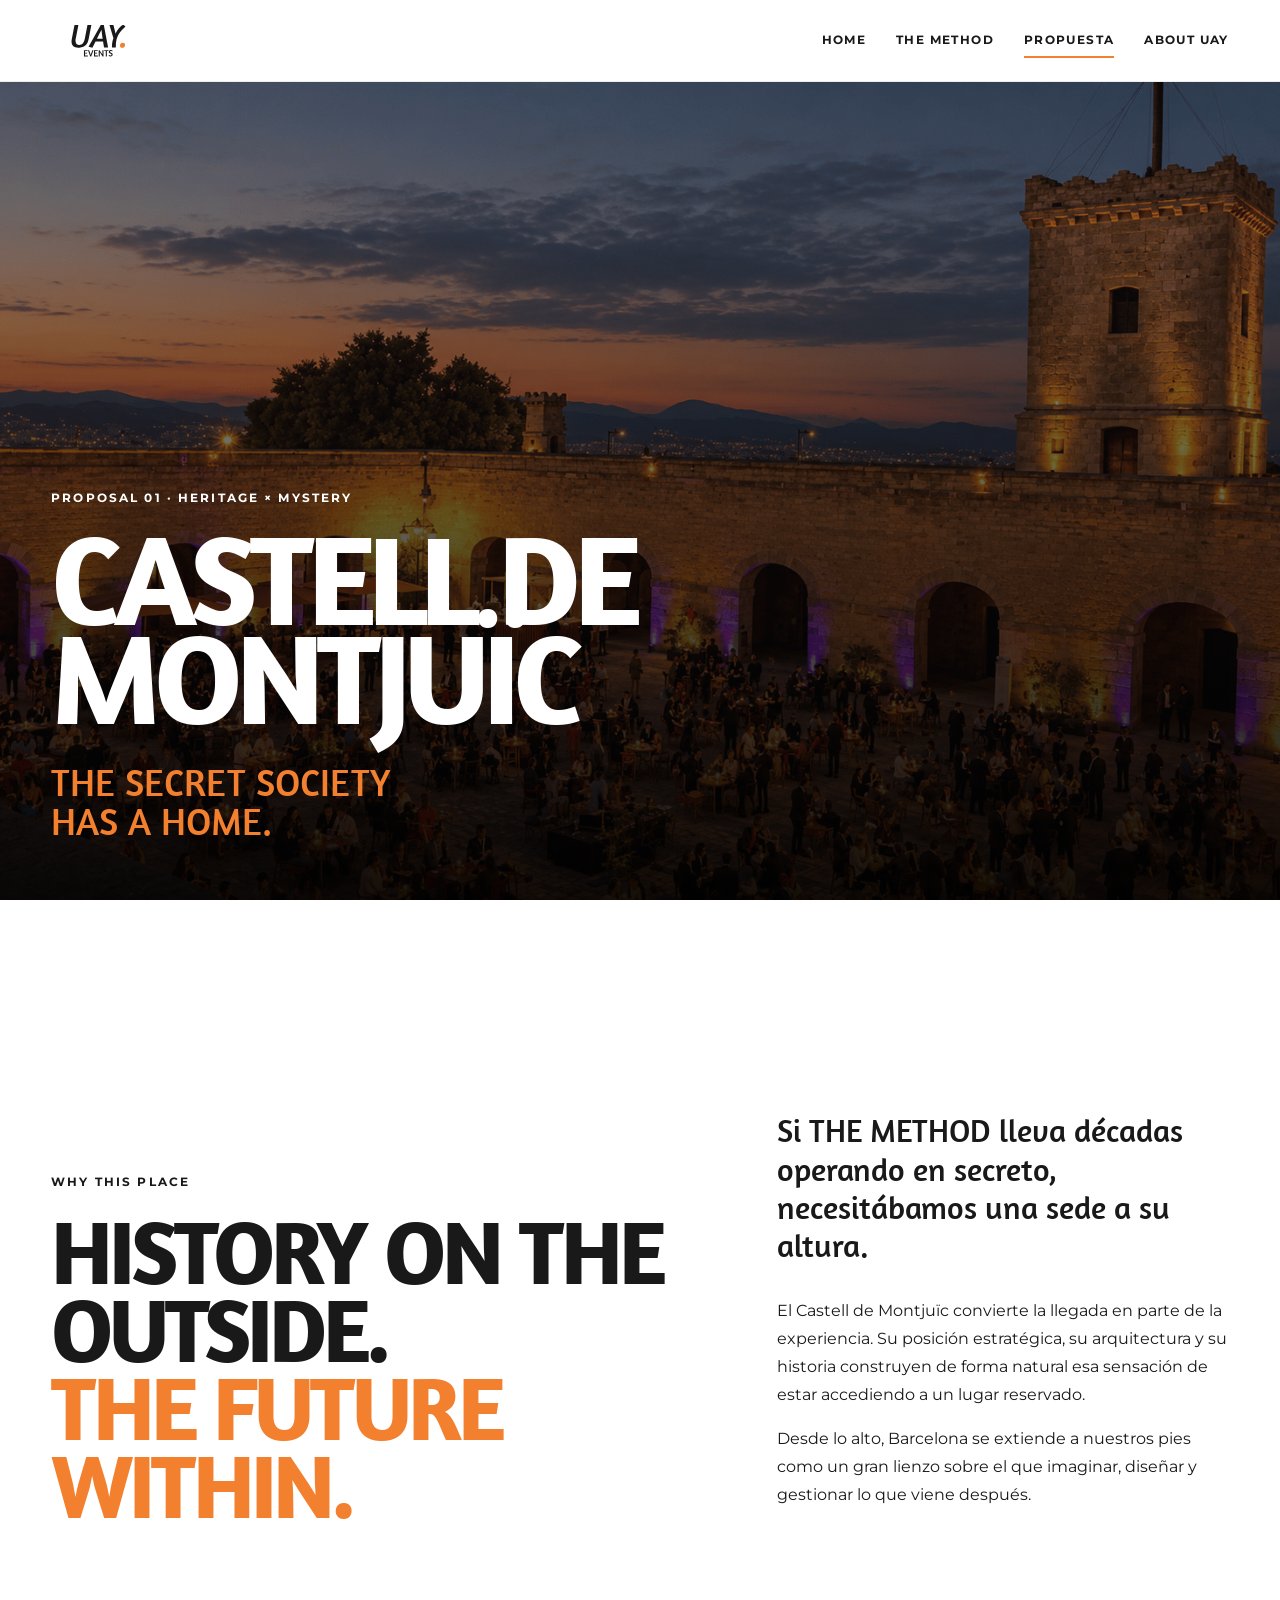
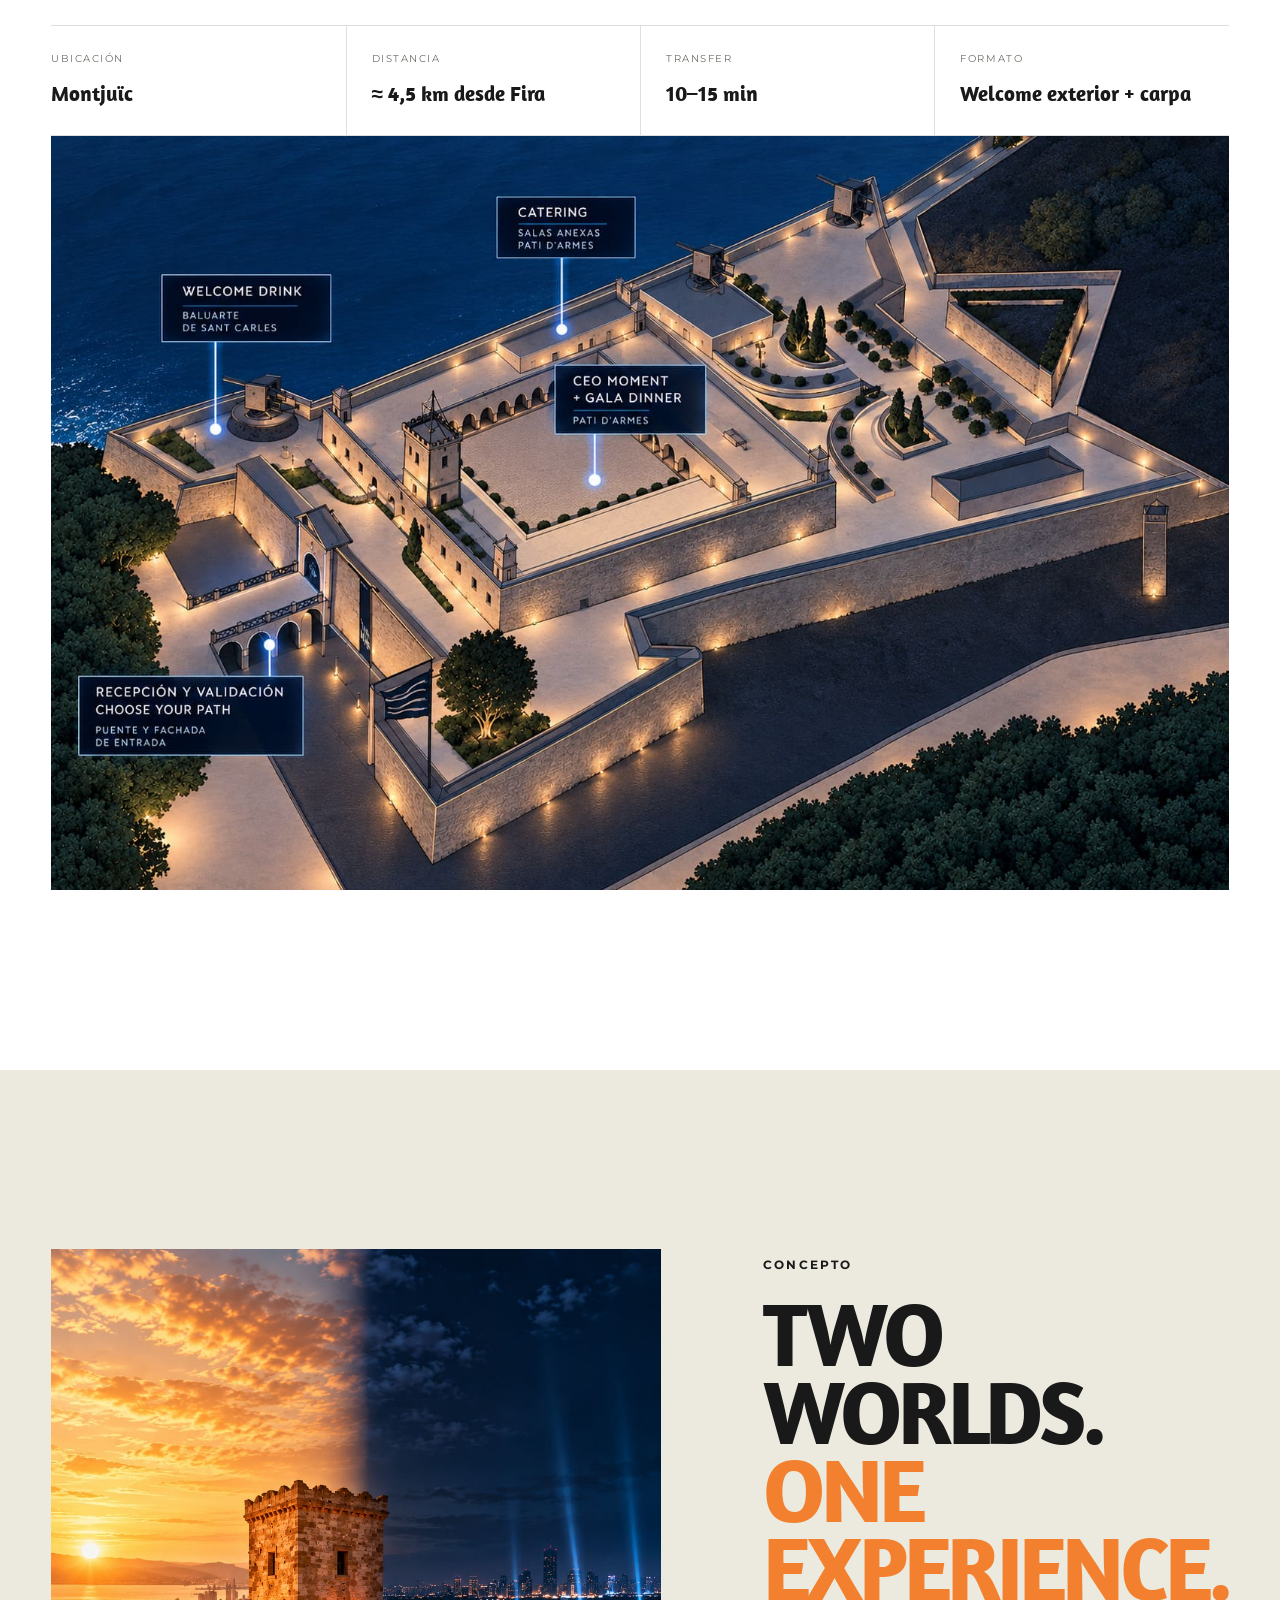
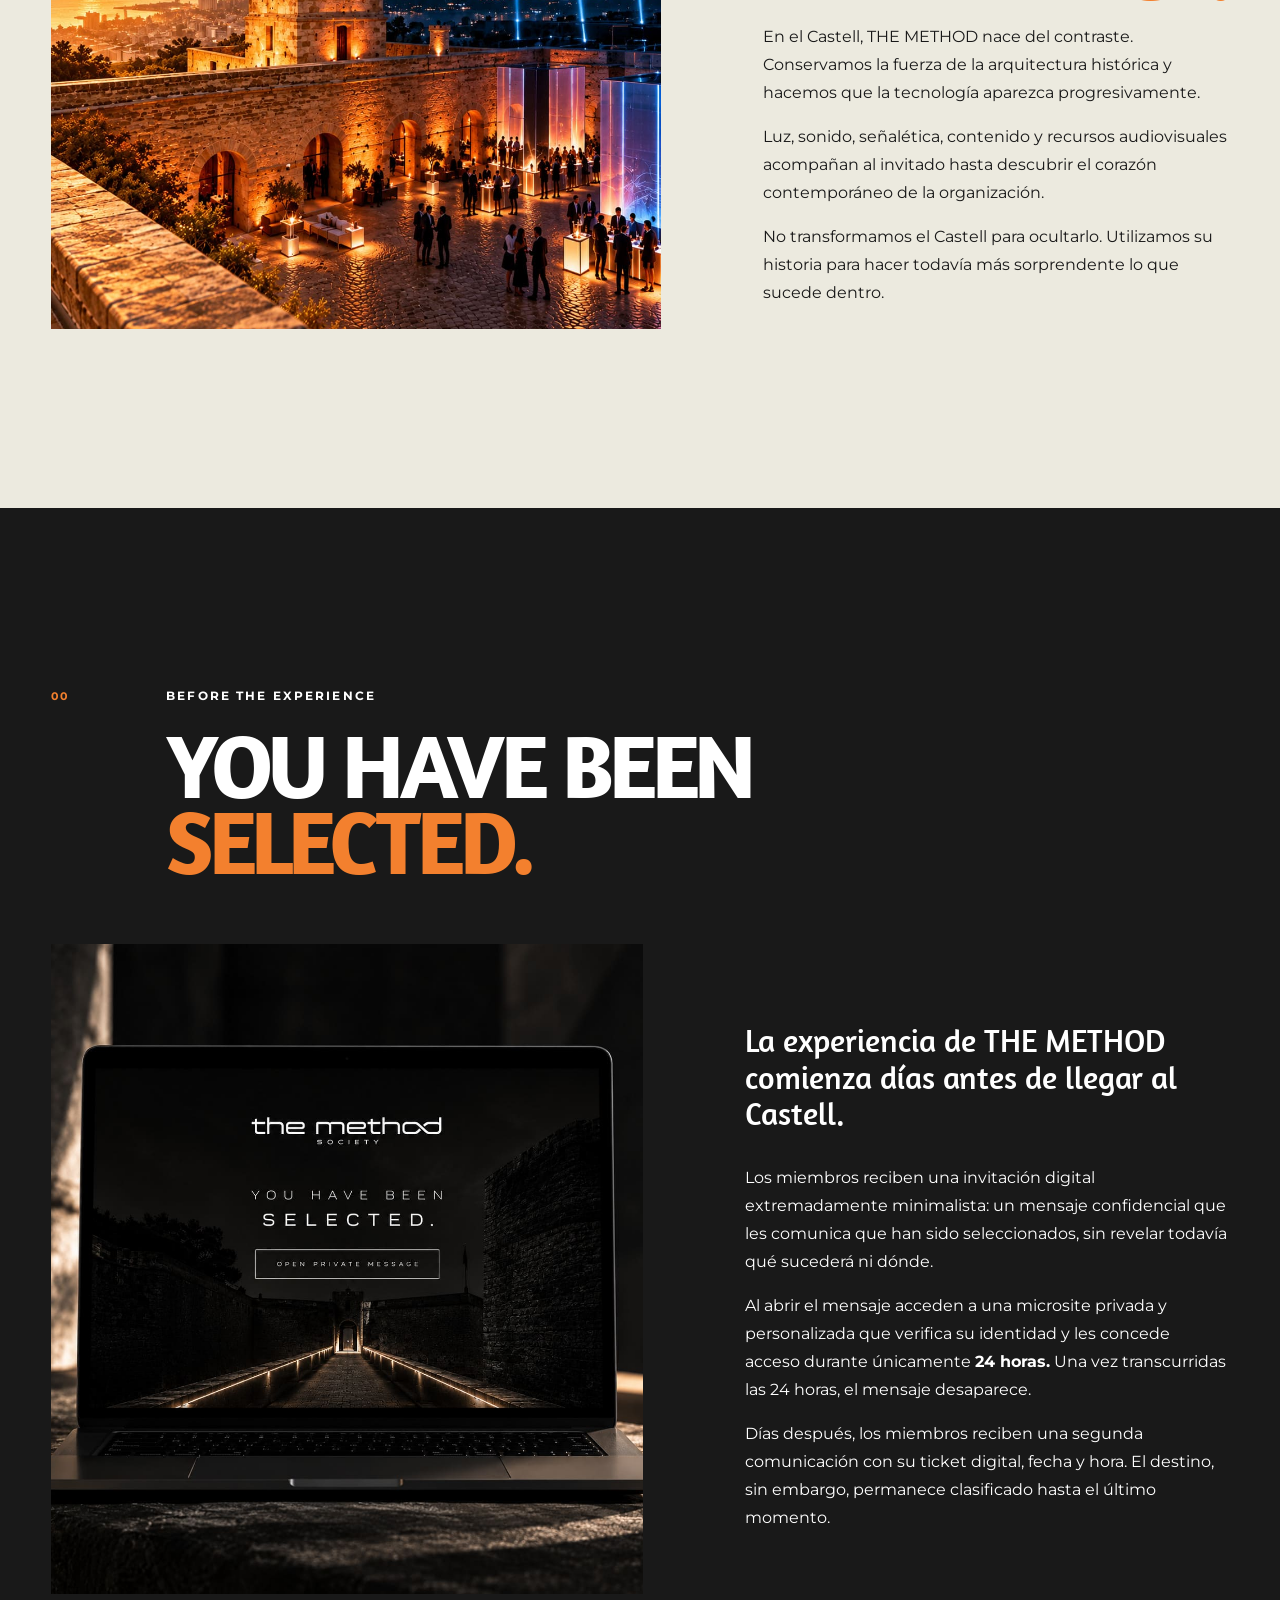
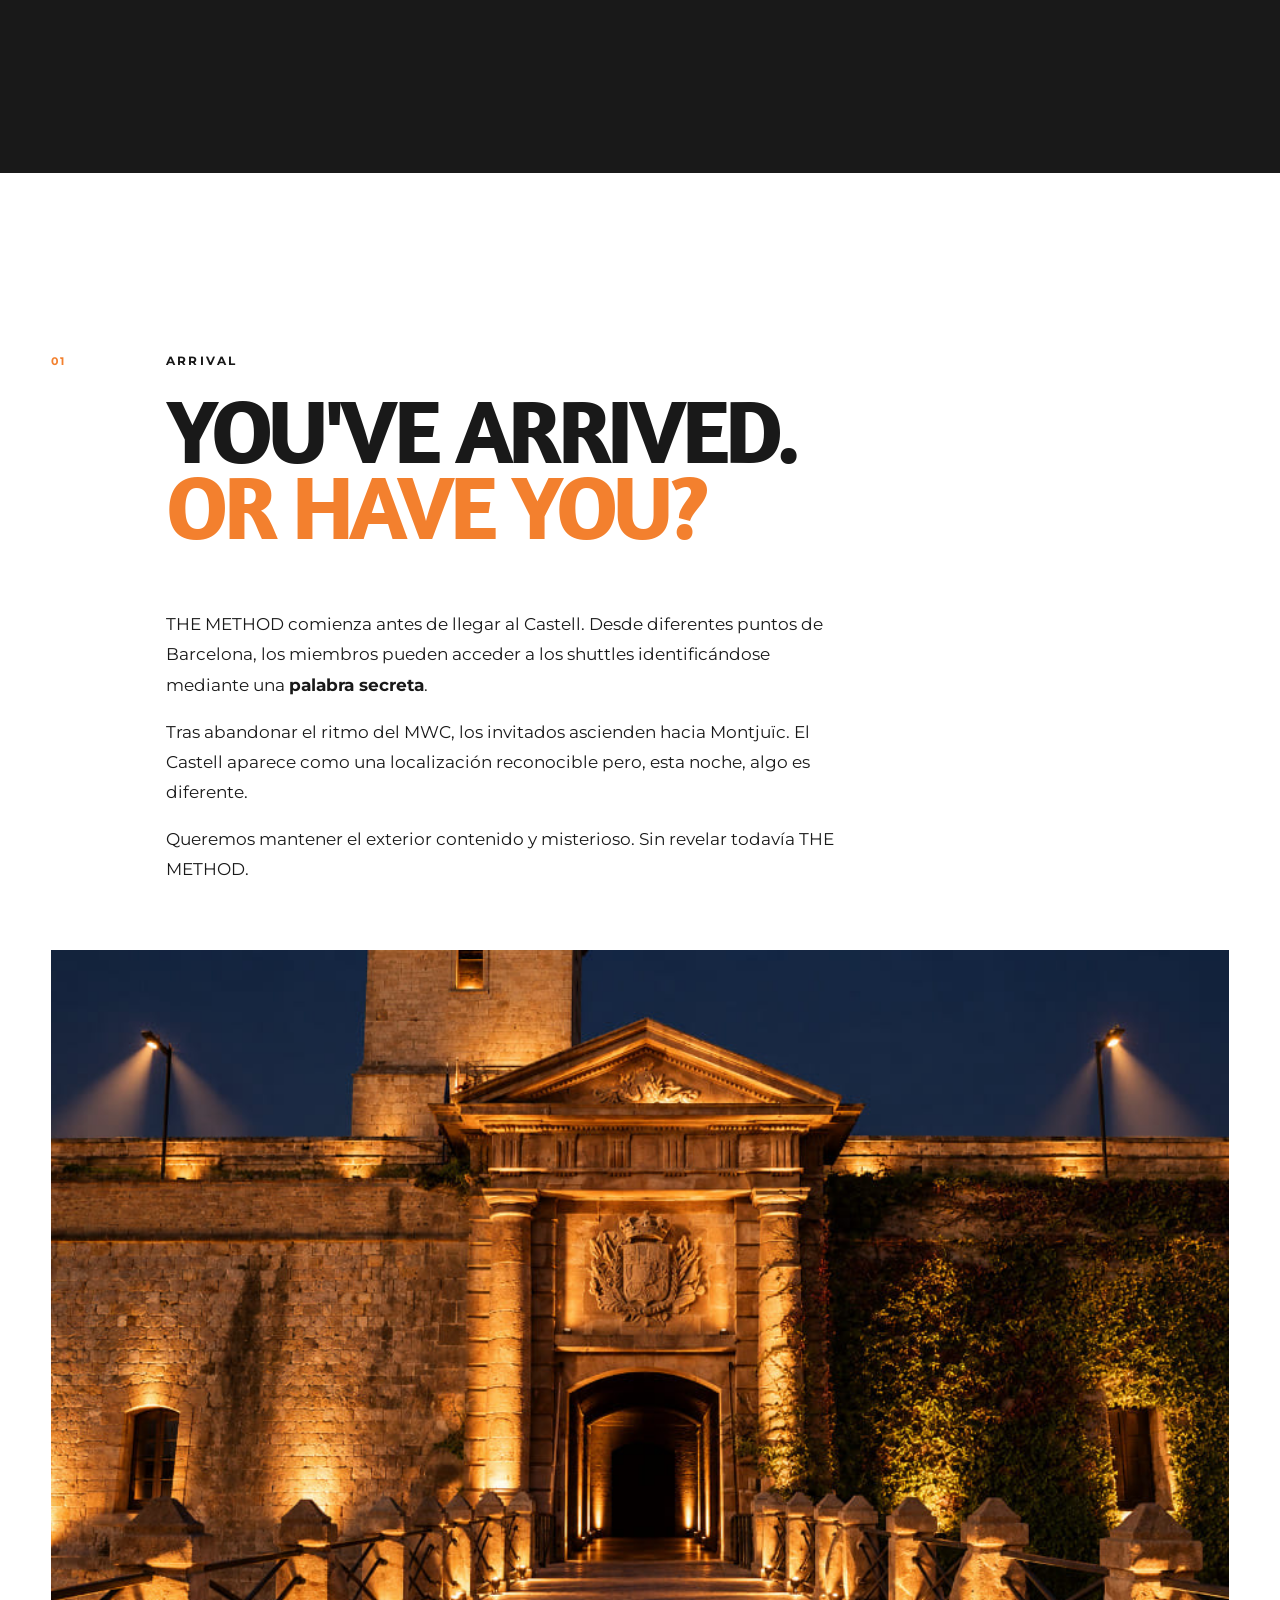
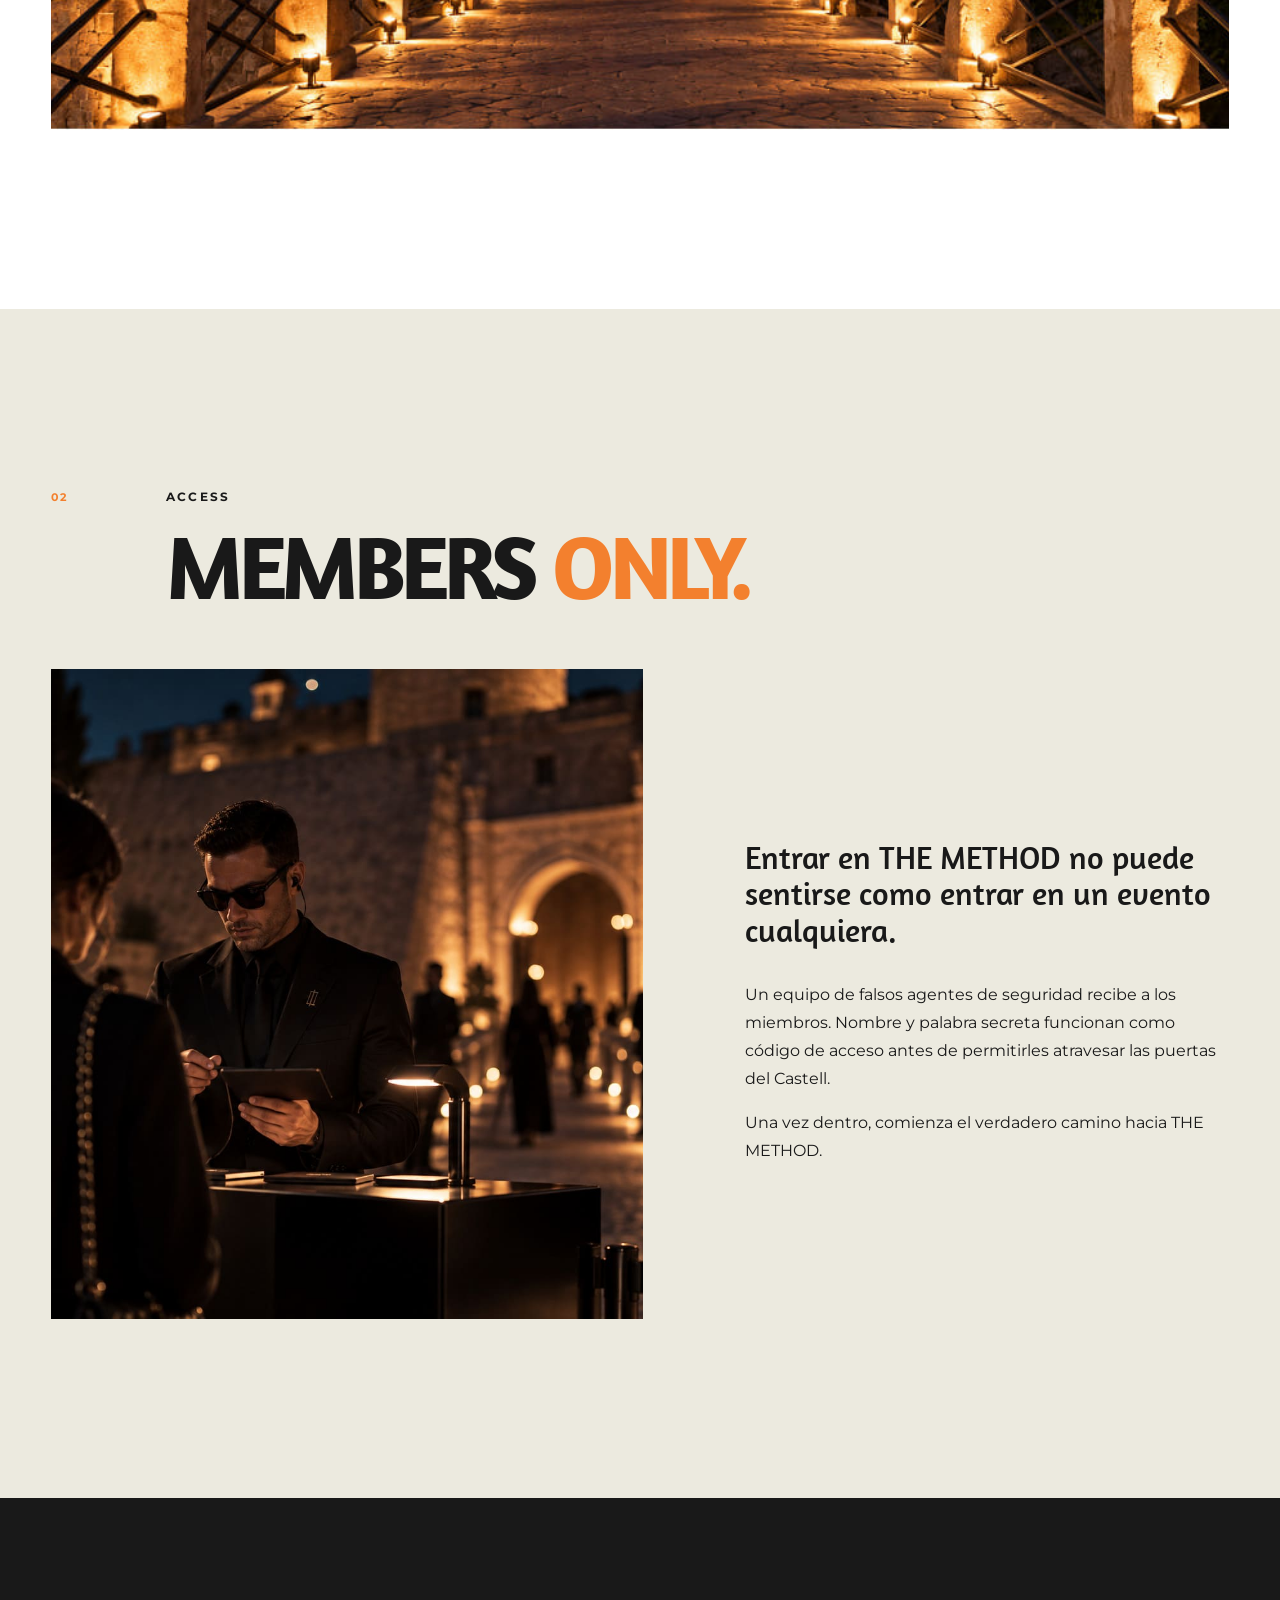
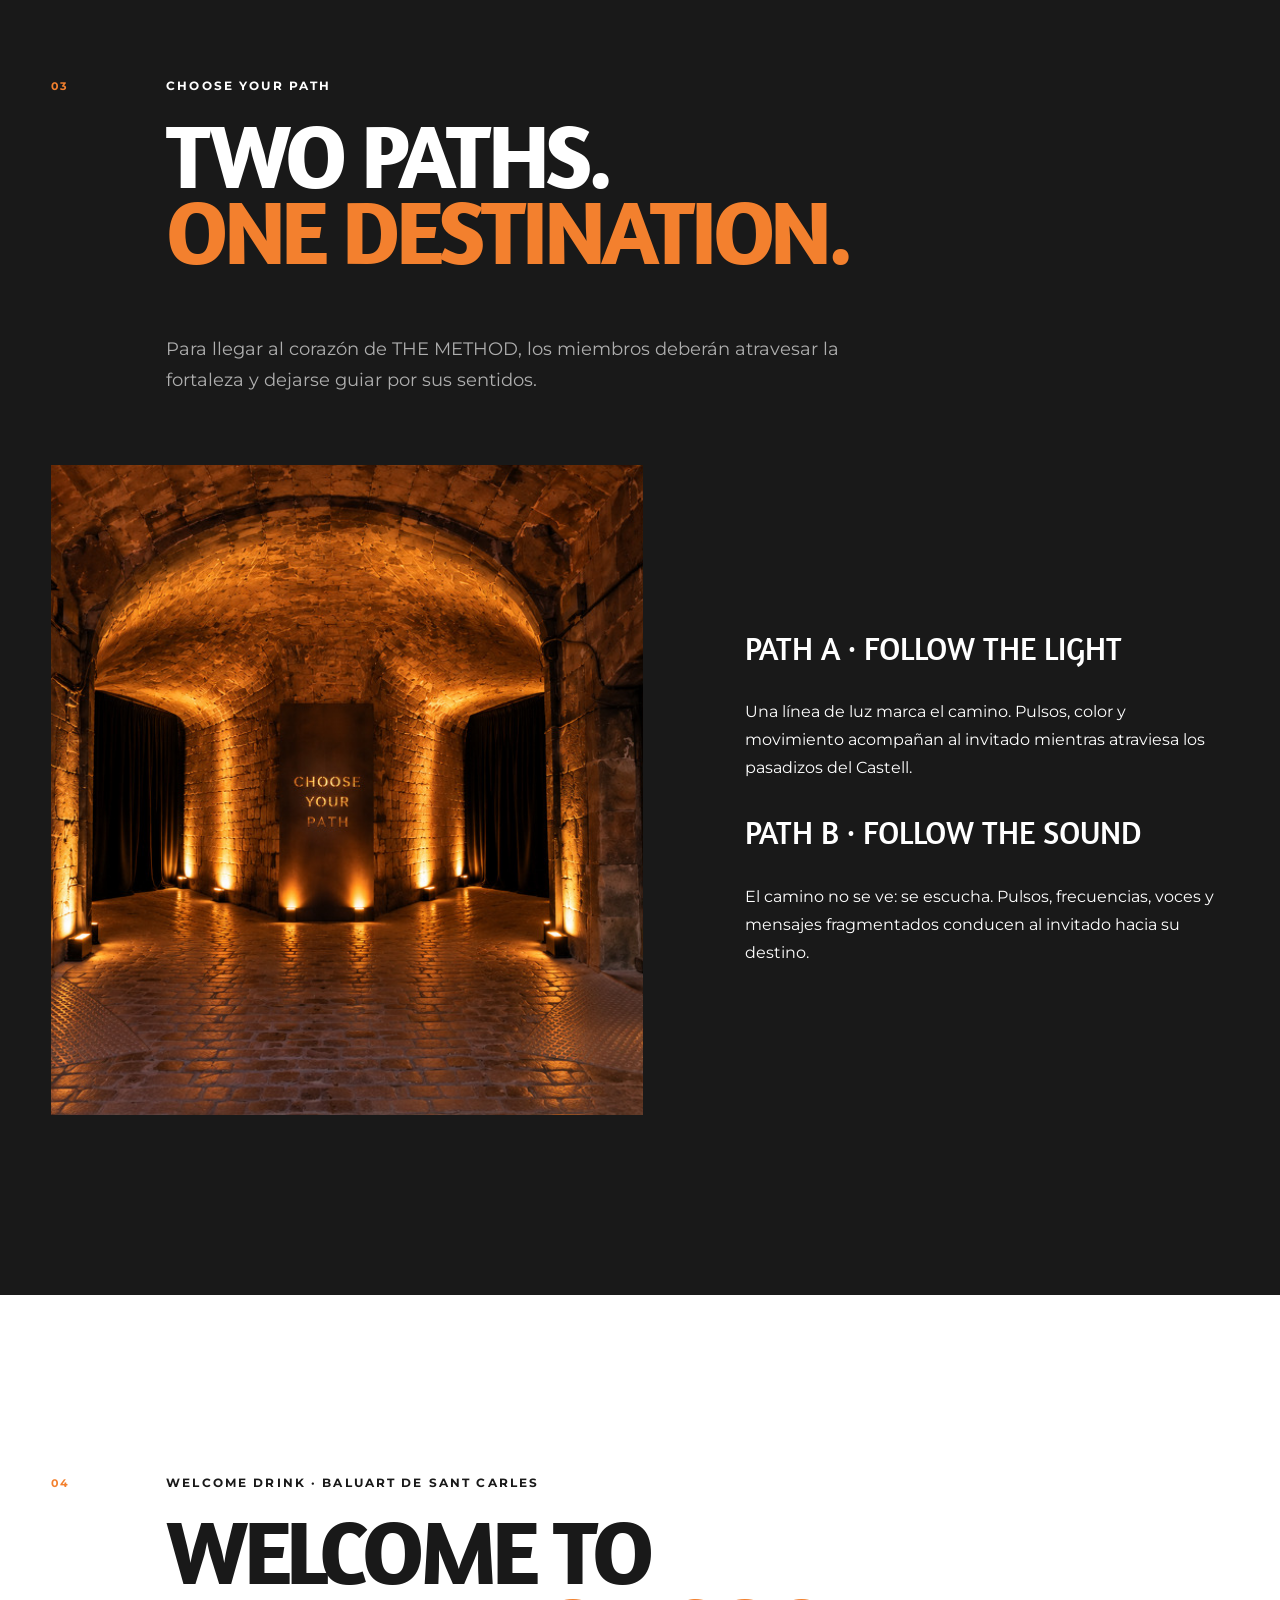
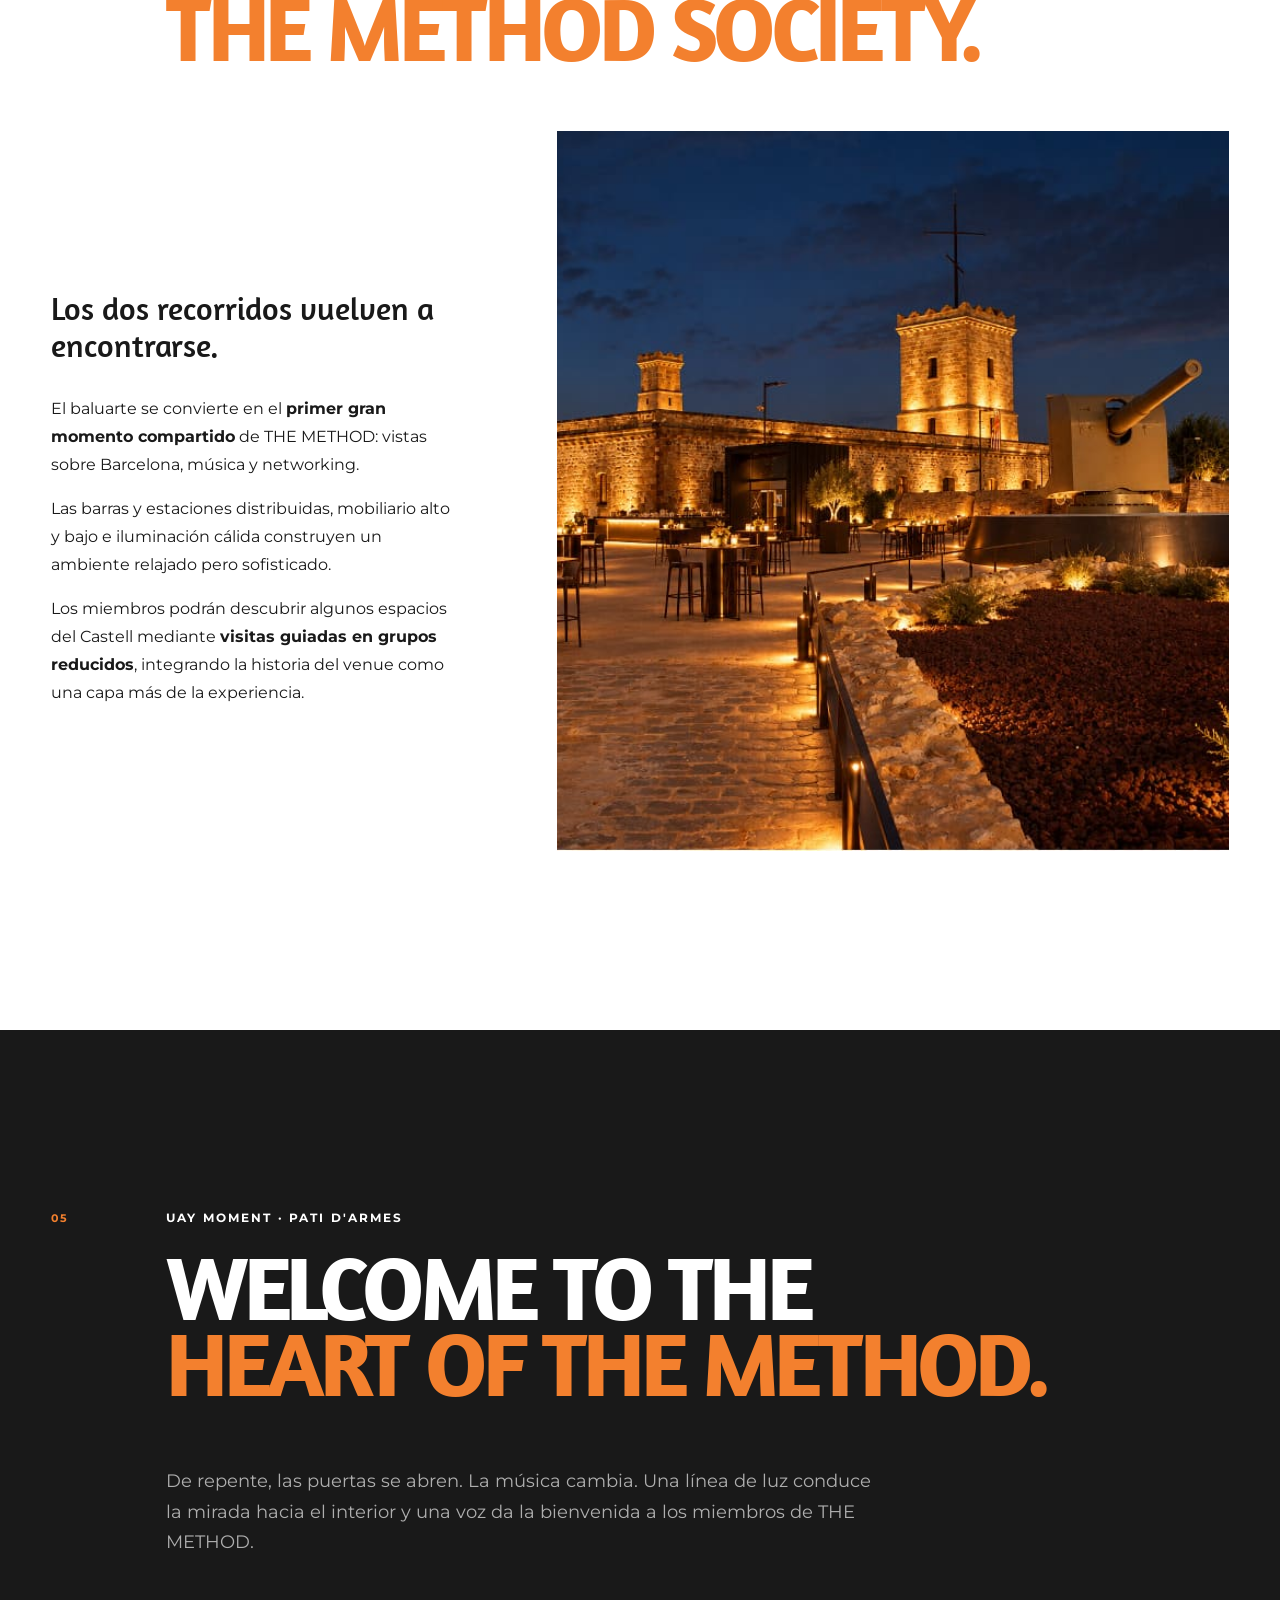
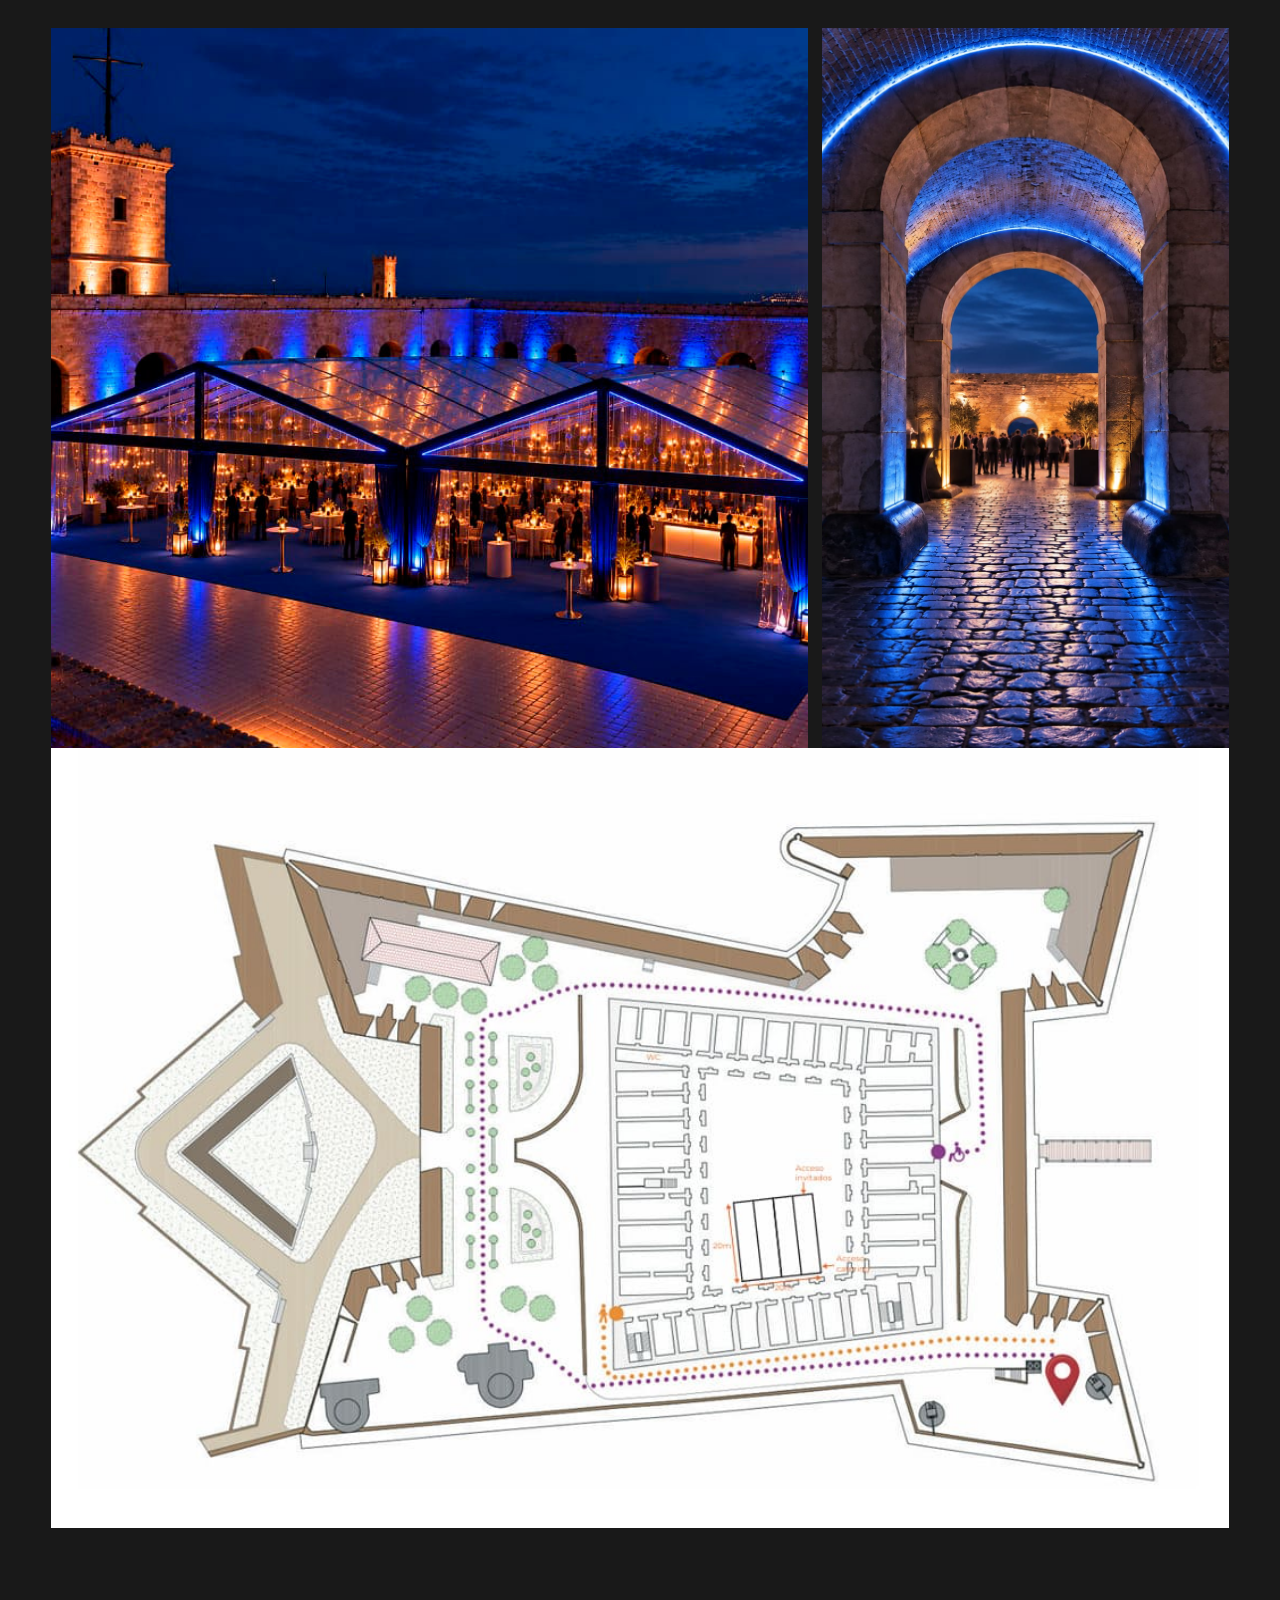
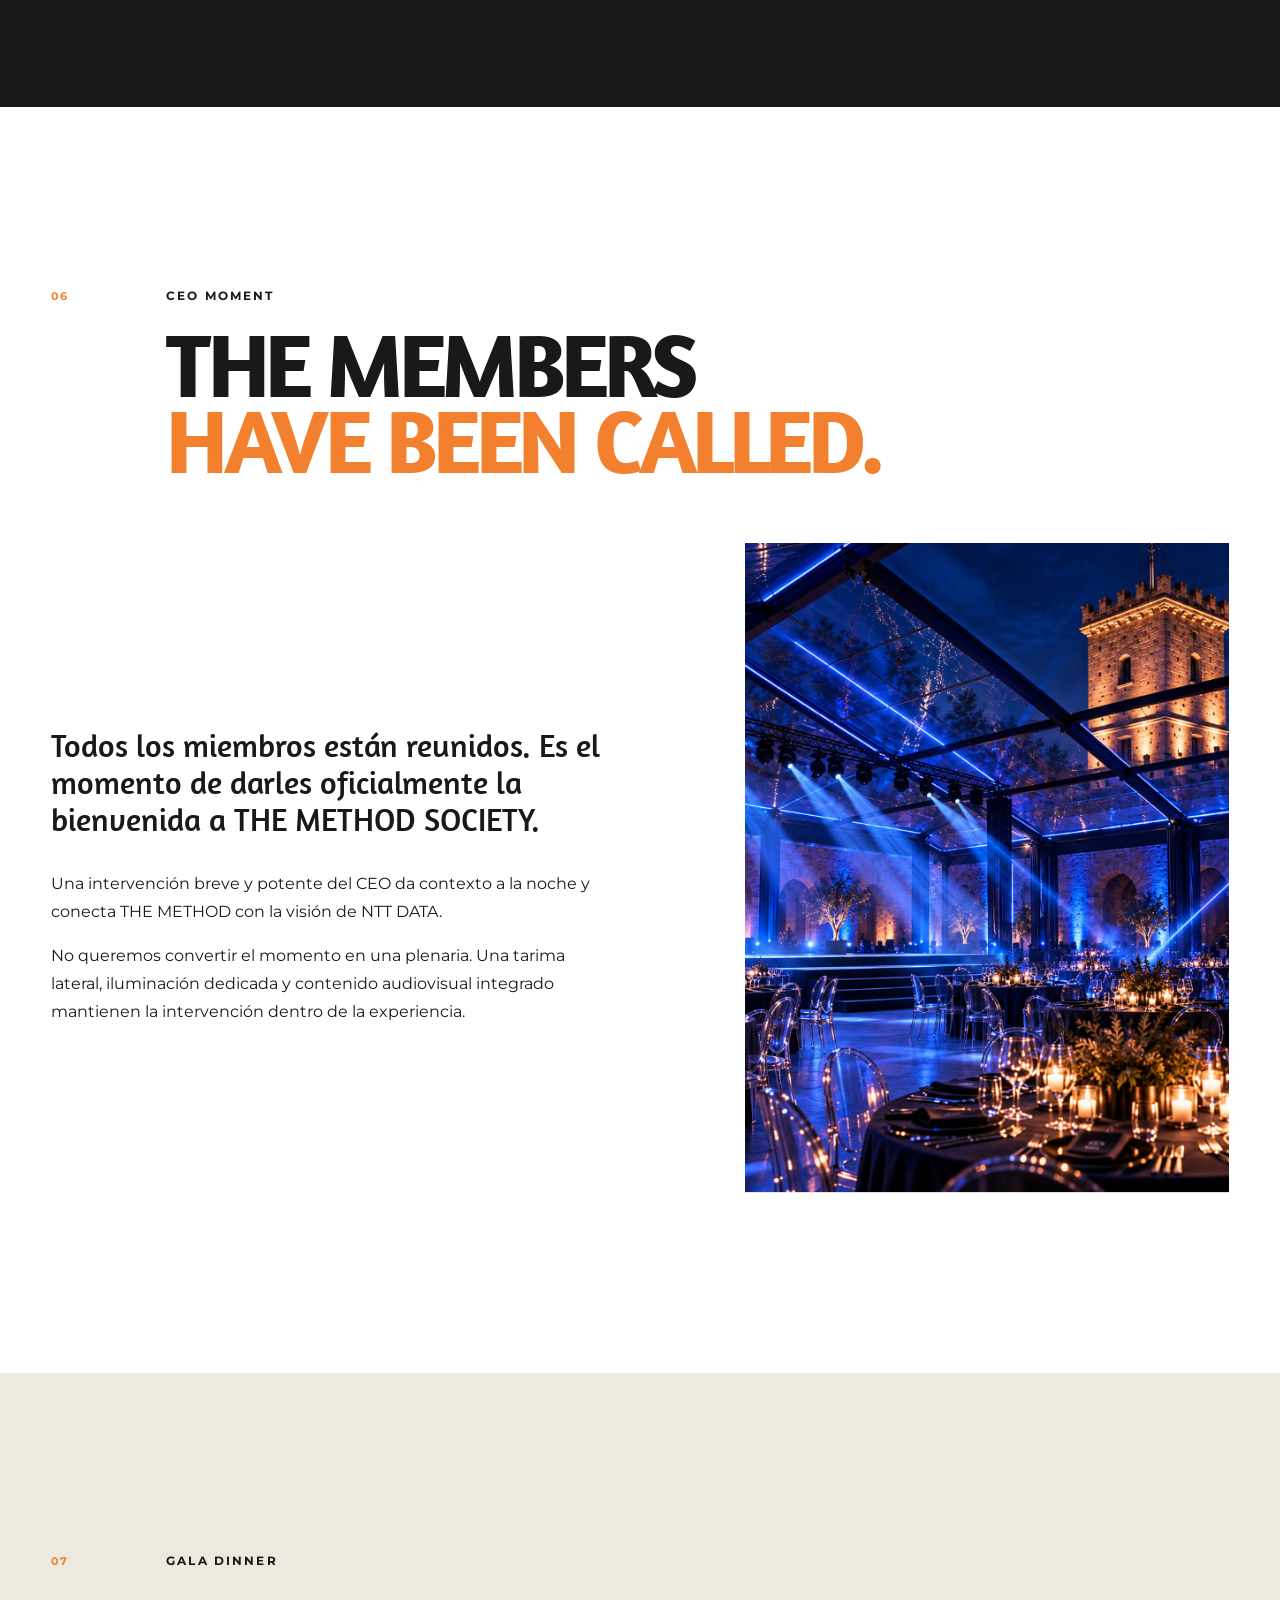
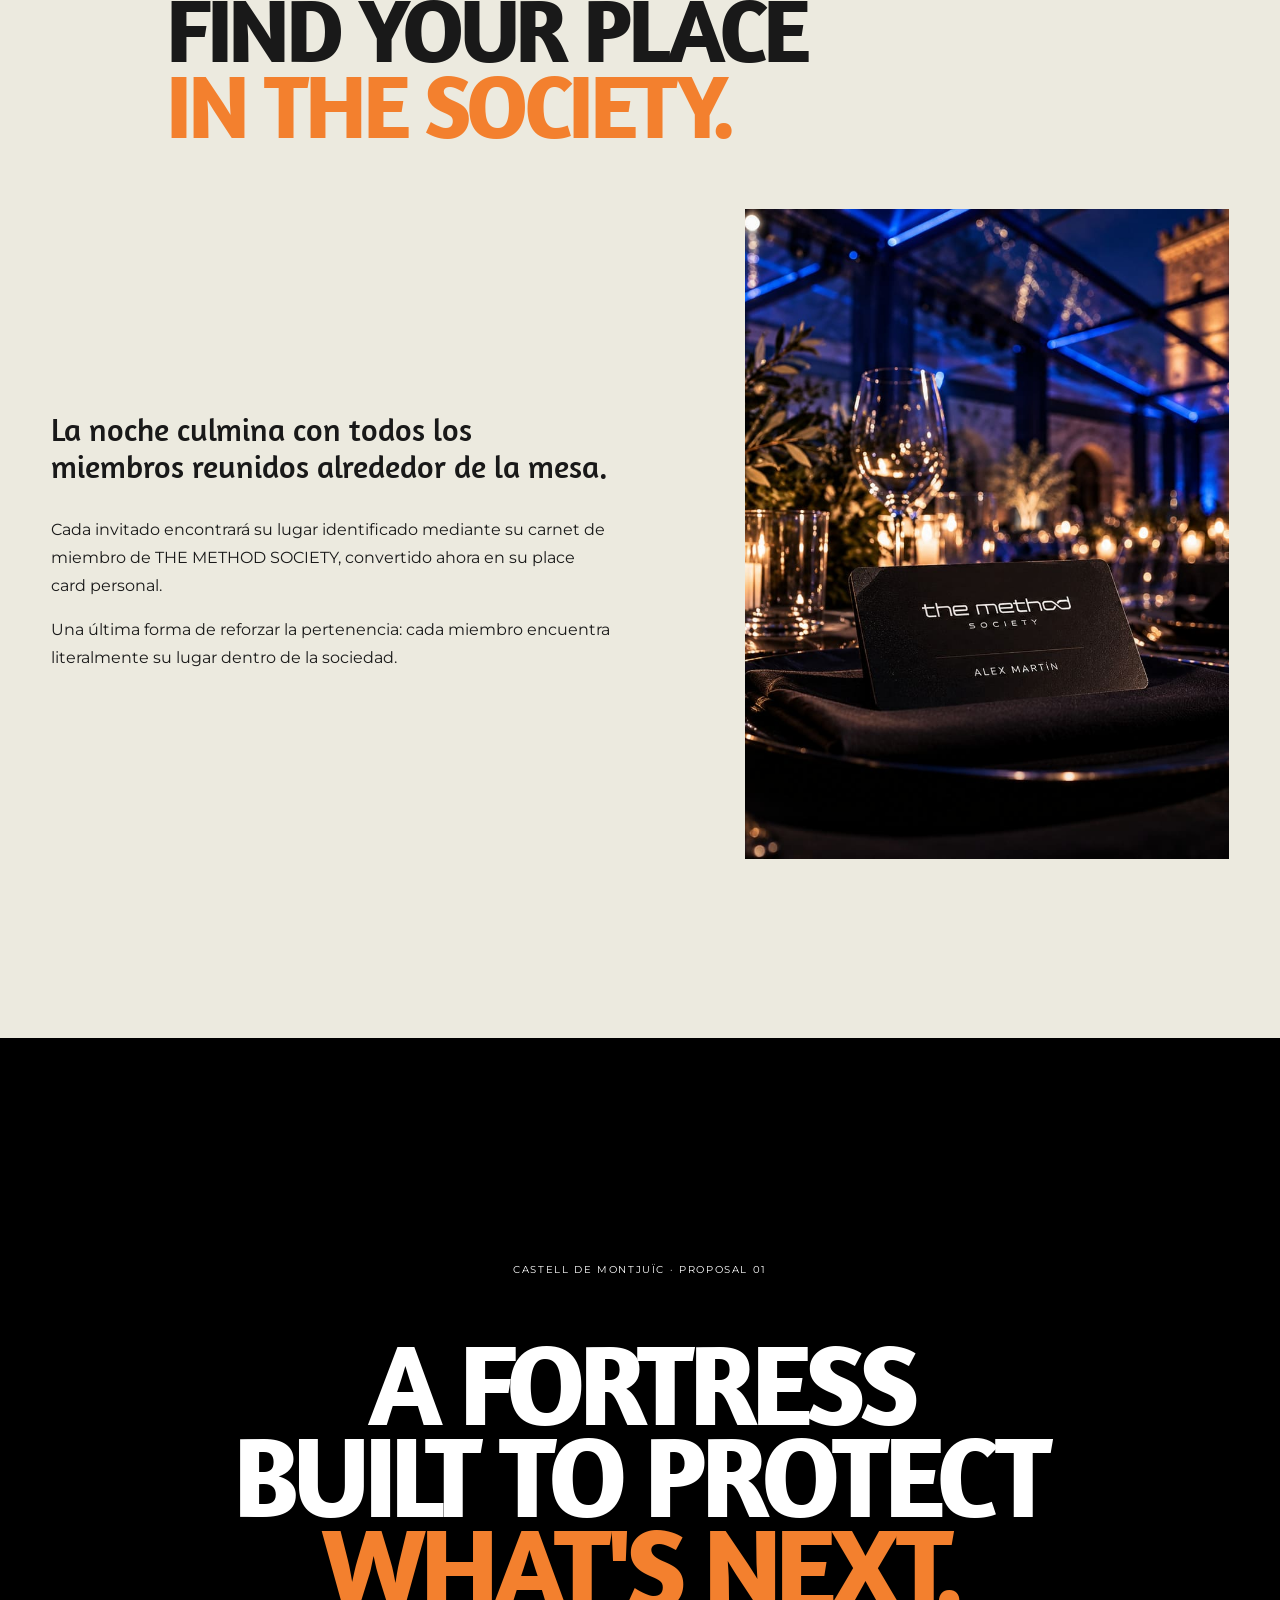
<file: propuestas/castell-montjuic.html>
<!doctype html>
<html lang="es">
<head>
  <meta charset="utf-8">
  <meta name="viewport" content="width=device-width,initial-scale=1">
  <title>Castell de Montjuïc · THE METHOD</title>
  <link rel="icon" type="image/svg+xml" href="../assets/images/favicon-UAY-Events.svg">
  <link rel="stylesheet" href="../css/base.css">
  <link rel="stylesheet" href="../css/components.css">
  <link rel="stylesheet" href="../css/pages/propuesta.css">
</head>

<body data-root="..">

<div data-site-header></div>

<main>

<!-- HERO -->
<section class="venue-hero">
  <img class="venue-hero__image" src="../assets/images/propuestas/castell/hero.jpg" alt="Castell de Montjuïc">

  <div class="venue-hero__inner">
    <div class="container reveal">

      <p class="eyebrow">Proposal 01 · Heritage × Mystery</p>

      <h1 class="venue-hero__title">
        CASTELL DE<br>MONTJUÏC
      </h1>

      <p class="venue-hero__claim">
        THE SECRET SOCIETY<br>HAS A HOME.
      </p>

    </div>
  </div>
</section>


<!-- INTRO -->
<section class="venue-opening">
  <div class="container">

    <div class="venue-opening__grid">

      <div class="venue-opening__title reveal">
        <p class="eyebrow">Why this place</p>

        <h2>
          HISTORY ON THE OUTSIDE.<br>
          <span class="orange">THE FUTURE WITHIN.</span>
        </h2>
      </div>

      <div class="venue-opening__copy reveal">
        <p class="lead">
          Si THE METHOD lleva décadas operando en secreto, necesitábamos una sede a su altura.
        </p>

        <p>
          El Castell de Montjuïc convierte la llegada en parte de la experiencia. Su posición estratégica, su arquitectura y su historia construyen de forma natural esa sensación de estar accediendo a un lugar reservado.
        </p>

        <p>
          Desde lo alto, Barcelona se extiende a nuestros pies como un gran lienzo sobre el que imaginar, diseñar y gestionar lo que viene después.
        </p>
      </div>

    </div>


    <div class="venue-facts reveal">

    <div class="venue-fact">
        <span>Ubicación</span>
        <strong>Montjuïc</strong>
      </div>

      <div class="venue-fact">
        <span>Distancia</span>
        <strong>≈ 4,5 km desde Fira</strong>
      </div>

      <div class="venue-fact">
        <span>Transfer</span>
        <strong>10–15 min</strong>
      </div>

      <div class="venue-fact">
        <span>Formato</span>
        <strong>Welcome exterior + carpa </strong>
      </div>

    </div>


      <img
        src="../assets/images/propuestas/castell/plan.jpg"
        alt="Plano de distribución de THE METHOD en el Castell de Montjuïc"
      >

  </div>
</section>


<!-- CONCEPT -->
<section class="venue-concept">

  <div class="container">

    <div class="venue-concept__grid">

      <div class="venue-concept__image reveal">
        <img src="../assets/images/propuestas/castell/concept.jpg" alt="Castell de Montjuïc">
      </div>

      <div class="venue-concept__copy reveal">

        <p class="eyebrow">Concepto</p>

        <h2>
          TWO WORLDS.<br>
          <span class="orange">ONE EXPERIENCE.</span>
        </h2>

        <p>
          En el Castell, THE METHOD nace del contraste. Conservamos la fuerza de la arquitectura histórica y hacemos que la tecnología aparezca progresivamente.
        </p>

        <p>
          Luz, sonido, señalética, contenido y recursos audiovisuales acompañan al invitado hasta descubrir el corazón contemporáneo de la organización.
        </p>

        <p>
          No transformamos el Castell para ocultarlo. Utilizamos su historia para hacer todavía más sorprendente lo que sucede dentro.
        </p>

      </div>

    </div>

  </div>

</section>

<!-- 00 PREVIA -->
 <section class="experience-chapter experience-chapter--black">

  <div class="container">

    <div class="experience-chapter__heading reveal">

      <span class="experience-chapter__number">00</span>

      <div>
        <p class="eyebrow">Before the experience</p>

        <h2>
          YOU HAVE BEEN<br>
          <span>SELECTED.</span>
        </h2>
      </div>

    </div>


    <div class="experience-split">

      <div class="experience-visual reveal">
        <img
          src="../assets/images/propuestas/castell/previa.jpg"
          alt="Private invitation · THE METHOD SOCIETY"
        >
      </div>


      <div class="experience-split__copy reveal">

        <p class="lead">
          La experiencia de THE METHOD comienza días antes de llegar al Castell.
        </p>

        <p>
          Los miembros reciben una invitación digital extremadamente
          minimalista: un mensaje confidencial que les comunica que han sido
          seleccionados, sin revelar todavía qué sucederá ni dónde.
        </p>

        <p>
           Al abrir el mensaje acceden a una microsite privada y personalizada
          que verifica su identidad y les concede acceso durante únicamente
          <strong>24 horas.</strong> Una vez transcurridas las 24 horas, el mensaje desaparece.
        </p>
        
        <p>
          Días después, los miembros reciben una segunda comunicación con su ticket digital,
          fecha y hora. El destino, sin embargo, permanece clasificado hasta el último momento.
        </p>

      </div>

    </div>

  </div>

</section>


<!-- 01 ARRIVAL -->
<section class="experience-chapter">

  <div class="container">

    <div class="experience-chapter__heading reveal">
      <span class="experience-chapter__number">01</span>

      <div>
        <p class="eyebrow">Arrival</p>
        <h2>YOU'VE ARRIVED.<br><span>OR HAVE YOU?</span></h2>
      </div>
    </div>

    <div class="experience-chapter__copy reveal">
      <p>THE METHOD comienza antes de llegar al Castell. Desde diferentes puntos de Barcelona, los miembros pueden acceder a los shuttles identificándose mediante una <strong>palabra secreta</strong>.</p>
      <p>
        Tras abandonar el ritmo del MWC, los invitados ascienden hacia Montjuïc. El Castell aparece como una localización reconocible pero, esta noche, algo es diferente.
      </p>

      <p>
        Queremos mantener el exterior contenido y misterioso. Sin revelar todavía THE METHOD.
      </p>
    </div>

    <figure class="experience-visual experience-visual--hero reveal">
      <img src="../assets/images/propuestas/castell/arrival.jpg" alt="Llegada a THE METHOD en Castell de Montjuïc">
    </figure>

  </div>

</section>


<!-- 02 ACCESS -->
<section class="experience-chapter experience-chapter--soft">

  <div class="container">

    <div class="experience-chapter__heading reveal">
      <span class="experience-chapter__number">02</span>

      <div>
        <p class="eyebrow">Access</p>
        <h2>MEMBERS <span>ONLY.</span></h2>
      </div>
    </div>

    <div class="experience-split">

      <div class="experience-visual reveal">
        <img src="../assets/images/propuestas/castell/access.jpg" alt="Acceso a THE METHOD">
      </div>

      <div class="experience-split__copy reveal">

        <p class="lead">
          Entrar en THE METHOD no puede sentirse como entrar en un evento cualquiera.
        </p>

        <p>Un equipo de falsos agentes de seguridad recibe a los miembros. Nombre y palabra secreta funcionan como código de acceso antes de permitirles atravesar las puertas del Castell.</p> 
        
        <p>Una vez dentro, comienza el verdadero camino hacia THE METHOD.</p>

      </div>

    </div>

    

  </div>

</section>


<!-- 03 CHOOSE YOUR PATH -->

<section class="experience-chapter experience-chapter--black">

  <div class="container">

    <div class="experience-chapter__heading reveal">

      <span class="experience-chapter__number">03</span>

      <div>
        <p class="eyebrow">Choose your path</p>
        <h2>
          TWO PATHS.<br>
          <span>ONE DESTINATION.</span>
        </h2>
      </div>

    </div>


    <p class="experience-chapter__intro reveal">
      Para llegar al corazón de THE METHOD, los miembros deberán atravesar la fortaleza y dejarse guiar por sus sentidos.
    </p>


    <div class="experience-split">

      <div class="experience-visual reveal">
        <img
          src="../assets/images/propuestas/castell/choose-your-path.jpg"
          alt="Choose your path · THE METHOD"
        >
      </div>


      <div class="experience-split__copy reveal">

        <p class="lead">
          PATH A · FOLLOW THE LIGHT
        </p>

        <p>
          Una línea de luz marca el camino. Pulsos, color y movimiento acompañan al invitado mientras atraviesa los pasadizos del Castell.
        </p>

        <p class="lead">
          PATH B · FOLLOW THE SOUND
        </p>

        <p>
          El camino no se ve: se escucha. Pulsos, frecuencias, voces y mensajes fragmentados conducen al invitado hacia su destino.
        </p>

      </div>

    </div>

  </div>

</section>


<!-- 04 WELCOME -->
<section class="experience-chapter">

  <div class="container">

    <div class="experience-chapter__heading reveal">
      <span class="experience-chapter__number">04</span>

      <div>
        <p class="eyebrow">Welcome drink · Baluart de Sant Carles</p>
        <h2>WELCOME TO<br><span>THE METHOD SOCIETY.</span></h2>
      </div>
    </div>


    <div class="experience-editorial">

      <div class="experience-editorial__copy reveal">

        <p class="lead">
          Los dos recorridos vuelven a encontrarse.
        </p>

        <p>
          El baluarte se convierte en el <strong>primer gran momento compartido</strong> de THE METHOD: vistas sobre Barcelona, música y networking.
        </p>

        <p>
          Las barras y estaciones distribuidas, mobiliario alto y bajo e iluminación cálida construyen un ambiente relajado pero sofisticado.
        </p>

        <p>Los miembros podrán descubrir algunos espacios del Castell mediante <strong>visitas guiadas en grupos reducidos</strong>, integrando la historia del venue como una capa más de la experiencia.</p>

      </div>

      <figure class="experience-visual reveal">
        <img src="../assets/images/propuestas/castell/welcome.jpg" alt="Welcome drink en el Castell de Montjuïc">
      </figure>

    </div>

  </div>

</section>


<!-- 05 REVEAL -->
<section class="experience-chapter experience-chapter--black">

  <div class="container">

    <div class="experience-chapter__heading reveal">
      <span class="experience-chapter__number">05</span>

      <div>
        <p class="eyebrow">UAY MOMENT · Pati d'Armes</p>
        <h2>WELCOME TO THE<br><span>HEART OF THE METHOD.</span></h2>
      </div>
    </div>

    <p class="experience-chapter__intro reveal">
      De repente, las puertas se abren. La música cambia. Una línea de luz conduce la mirada hacia el interior y una voz da la bienvenida a los miembros de THE METHOD.
    </p>


    <div class="reveal-gallery">

      <figure class="reveal-gallery__main reveal">
        <img src="../assets/images/propuestas/castell/pati-armes-01.jpg" alt="Pati d'Armes · THE METHOD">
      </figure>

      <figure class="reveal-gallery__secondary reveal">
        <img src="../assets/images/propuestas/castell/pati-armes-02.jpg" alt="Carpa Pati d'Armes · THE METHOD">
      </figure>

    </div>

    <figure class="experience-visual experience-visual--hero reveal">
      <img
        src="../assets/images/propuestas/castell/pati-armes-plan.jpg"
        alt="Plano Pati d'Armes · THE METHOD"
      >
    </figure>

  </div>

</section>


<!-- 06 CEO -->
<section class="experience-chapter">

  <div class="container">

    <div class="experience-chapter__heading reveal">
      <span class="experience-chapter__number">06</span>

      <div>
        <p class="eyebrow">CEO moment</p>
        <h2>THE MEMBERS<br><span>HAVE BEEN CALLED.</span></h2>
      </div>
    </div>


    <div class="experience-split experience-split--reverse">

      <div class="experience-visual reveal">
        <img src="../assets/images/propuestas/castell/ceo-moment.jpg" alt="CEO Moment · THE METHOD">
      </div>

      <div class="experience-split__copy reveal">

        <p class="lead">
          Todos los miembros están reunidos. Es el momento de darles oficialmente la bienvenida a THE METHOD SOCIETY.
        </p>

        <p>
          Una intervención breve y potente del CEO da contexto a la noche y conecta THE METHOD con la visión de NTT DATA.
        </p>

        <p>
          No queremos convertir el momento en una plenaria. Una tarima lateral, iluminación dedicada y contenido audiovisual integrado mantienen la intervención dentro de la experiencia.
        </p>

      </div>

    </div>

  </div>

</section>

<!-- 07 GALA DINNER -->

<section class="experience-chapter experience-chapter--soft">

  <div class="container">

    <div class="experience-chapter__heading reveal">

      <span class="experience-chapter__number">07</span>

      <div>
        <p class="eyebrow">Gala dinner</p>

        <h2>
          FIND YOUR PLACE<br>
          <span>IN THE SOCIETY.</span>
        </h2>
      </div>

    </div>


    <div class="experience-split experience-split--reverse">

      <div class="experience-visual reveal">
        <img
          src="../assets/images/propuestas/castell/gala-dinner.jpg"
          alt="Gala Dinner · THE METHOD"
        >
      </div>


      <div class="experience-split__copy reveal">

        <p class="lead">
          La noche culmina con todos los miembros reunidos alrededor de la mesa.
        </p>

        <p>
          Cada invitado encontrará su lugar identificado mediante su carnet de miembro de THE METHOD SOCIETY, convertido ahora en su place card personal.
        </p>

        <p>
          Una última forma de reforzar la pertenencia: cada miembro encuentra literalmente su lugar dentro de la sociedad.
        </p>

      </div>

    </div>

  </div>

</section>


<!-- FINAL -->
<section class="venue-closing">

  <div class="container reveal">

    <span>CASTELL DE MONTJUÏC · PROPOSAL 01</span>

    <h2>
      A FORTRESS<br>
      BUILT TO PROTECT<br>
      <strong>WHAT'S NEXT.</strong>
    </h2>

  </div>

</section>


<!-- NEXT -->
<section class="section--compact">

  <div class="container next-venue">

    <p class="eyebrow">Next proposal</p>

    <a href="fundacio-miro.html">
      Fundació Joan Miró →
    </a>

  </div>

</section>

</main>

<div data-site-footer></div>

<script src="../js/components.js"></script>
<script src="../js/main.js"></script>

</body>
</html>
</file>
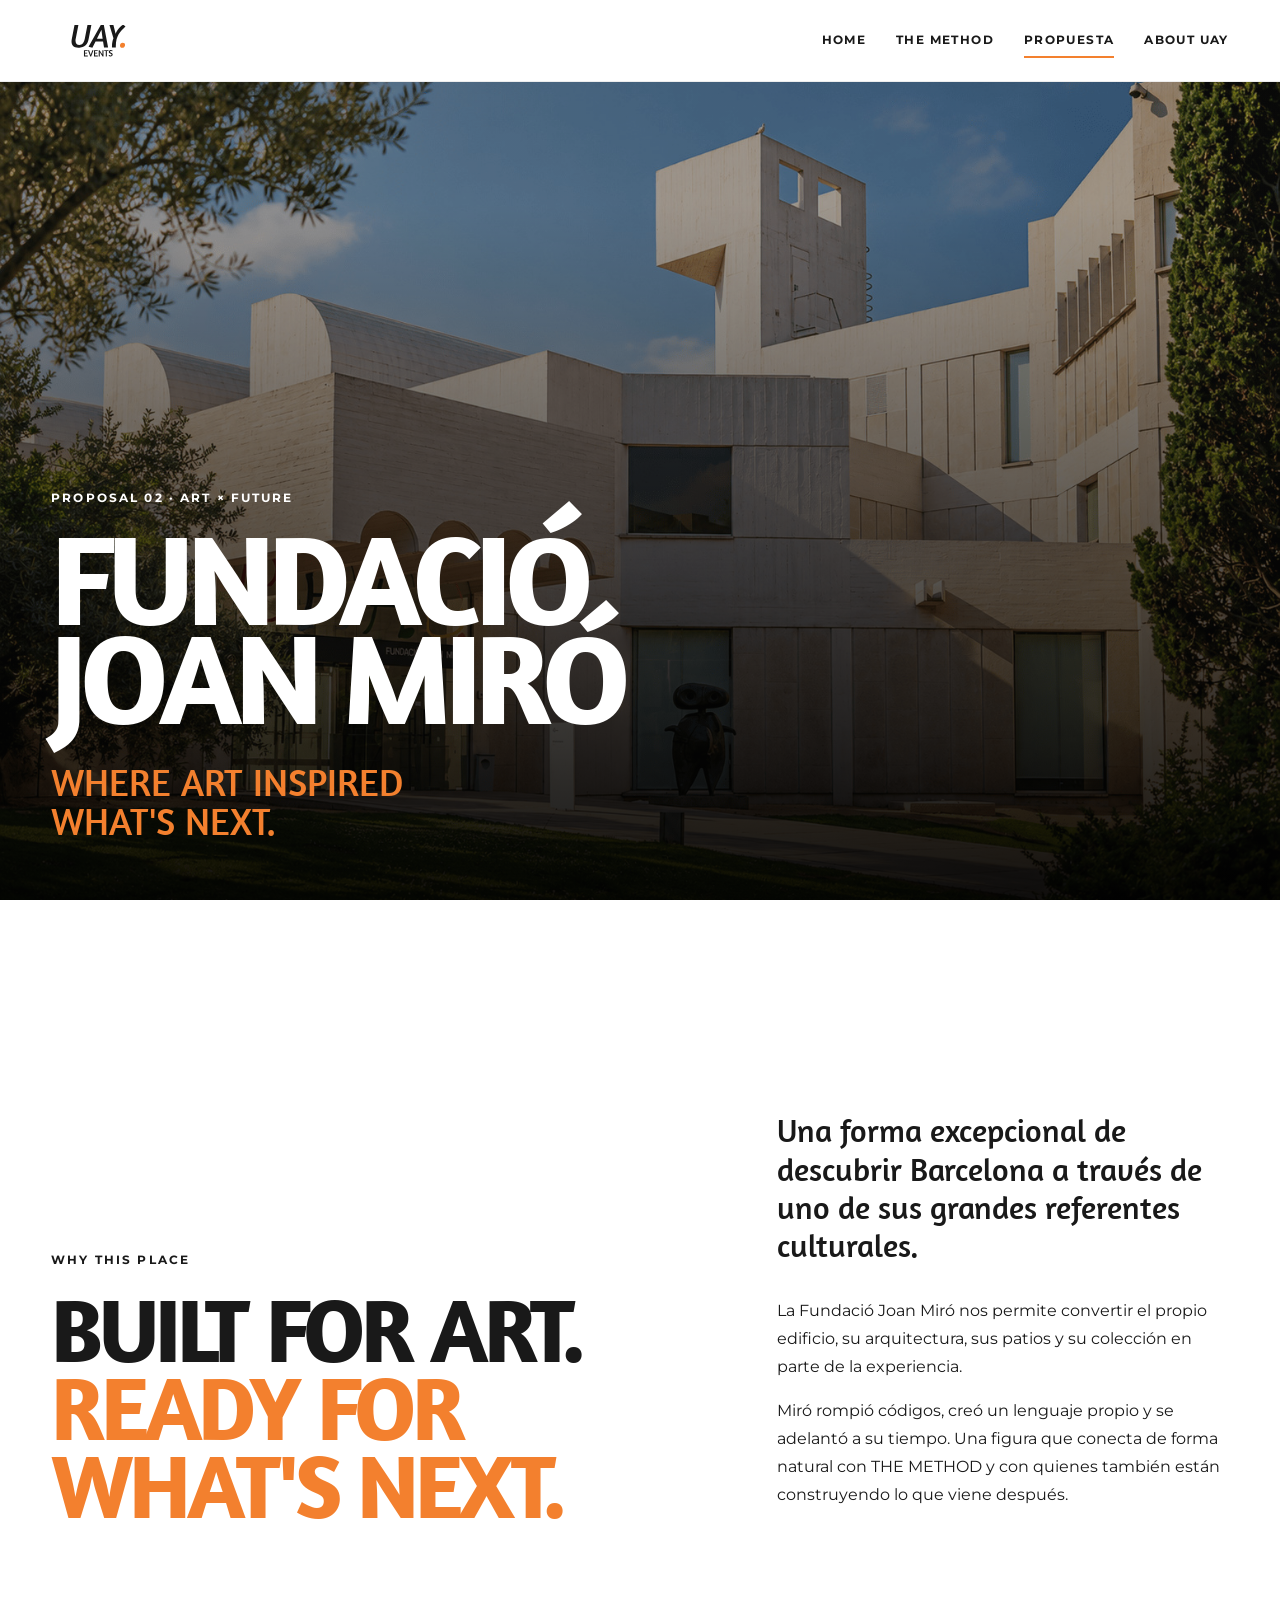
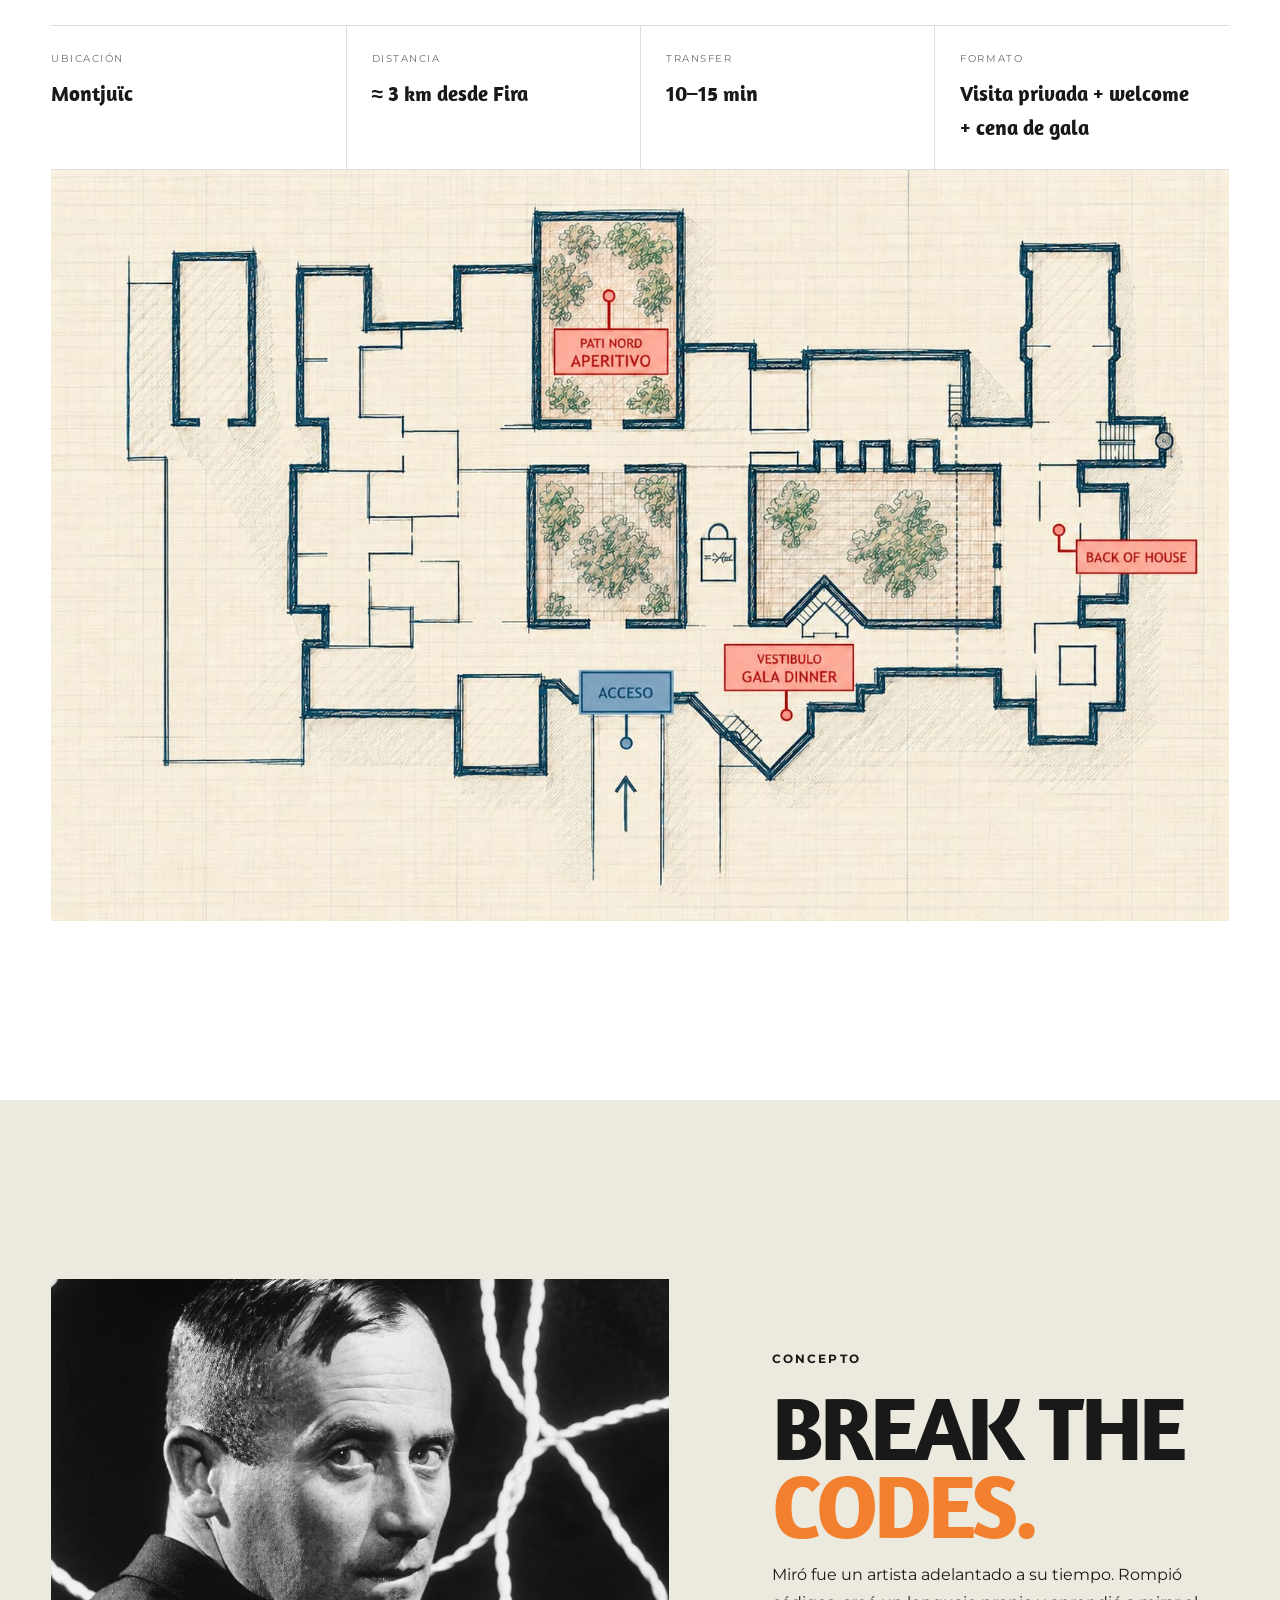
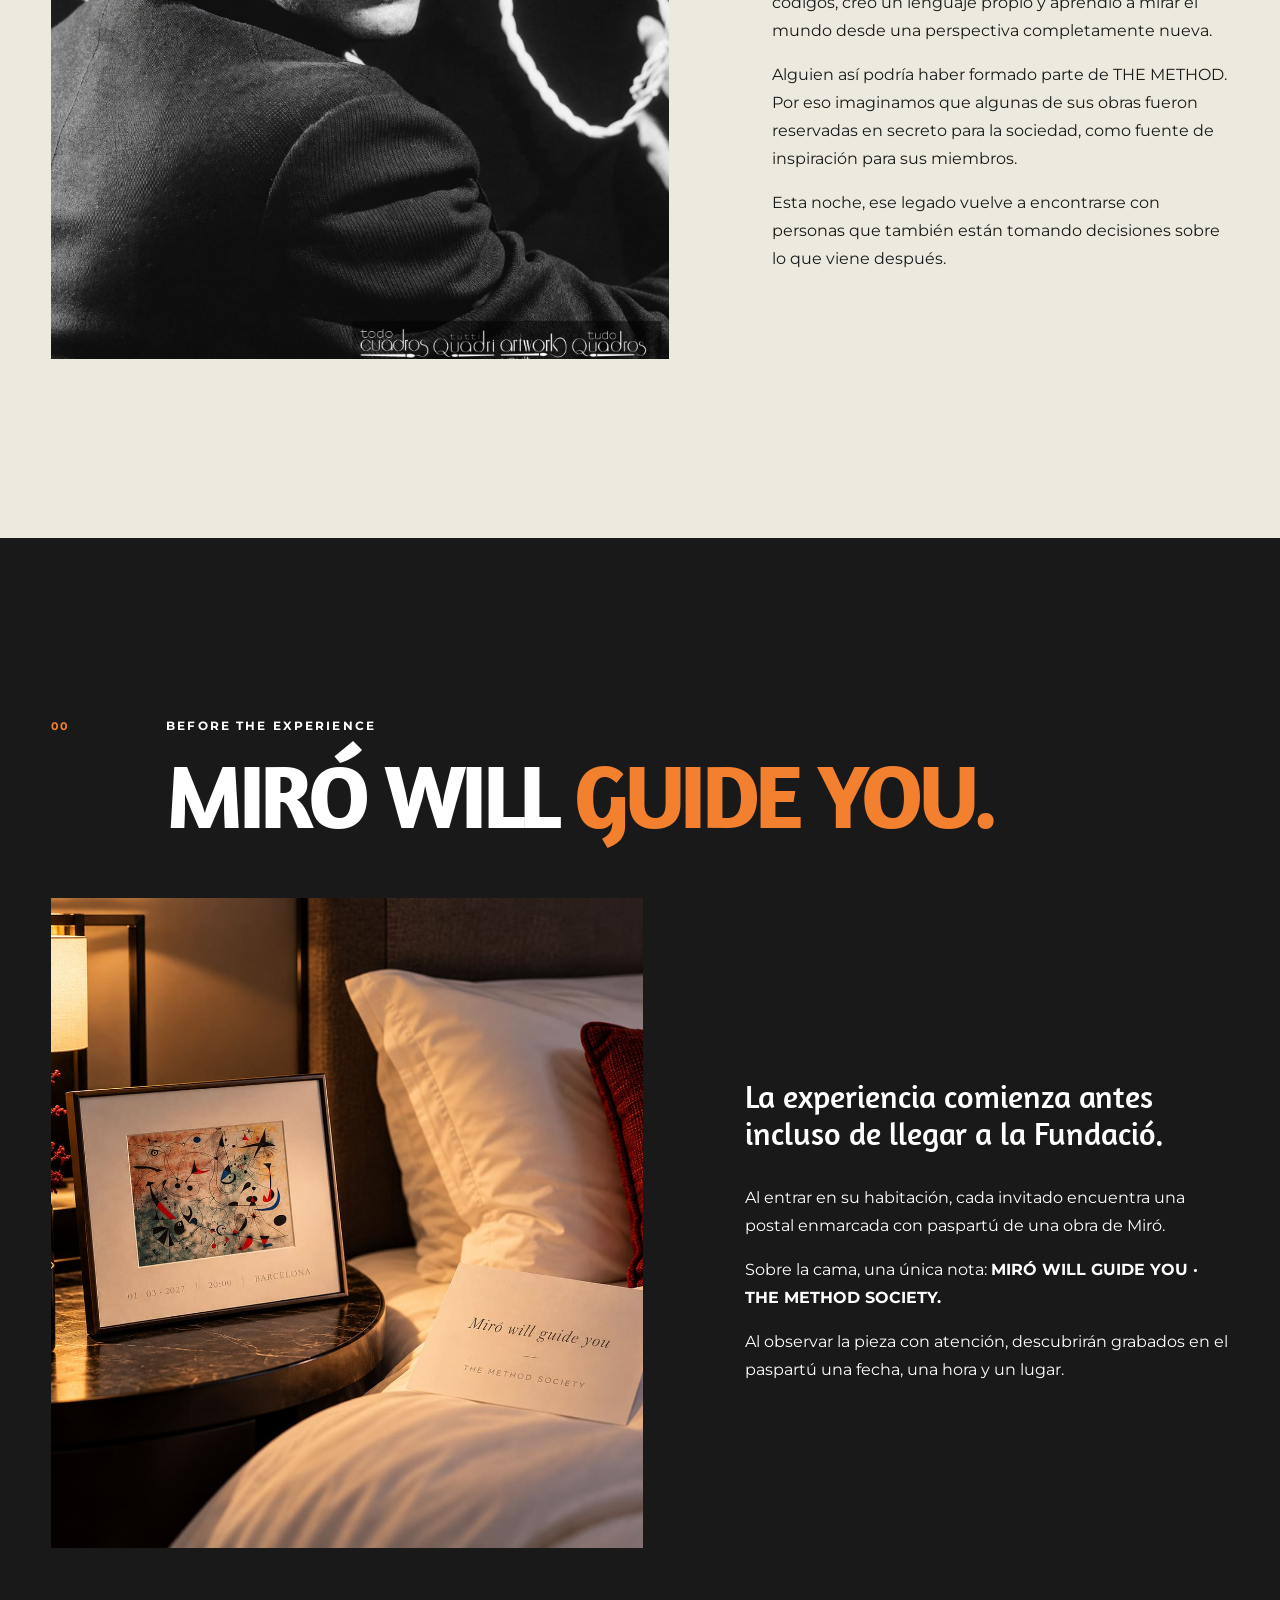
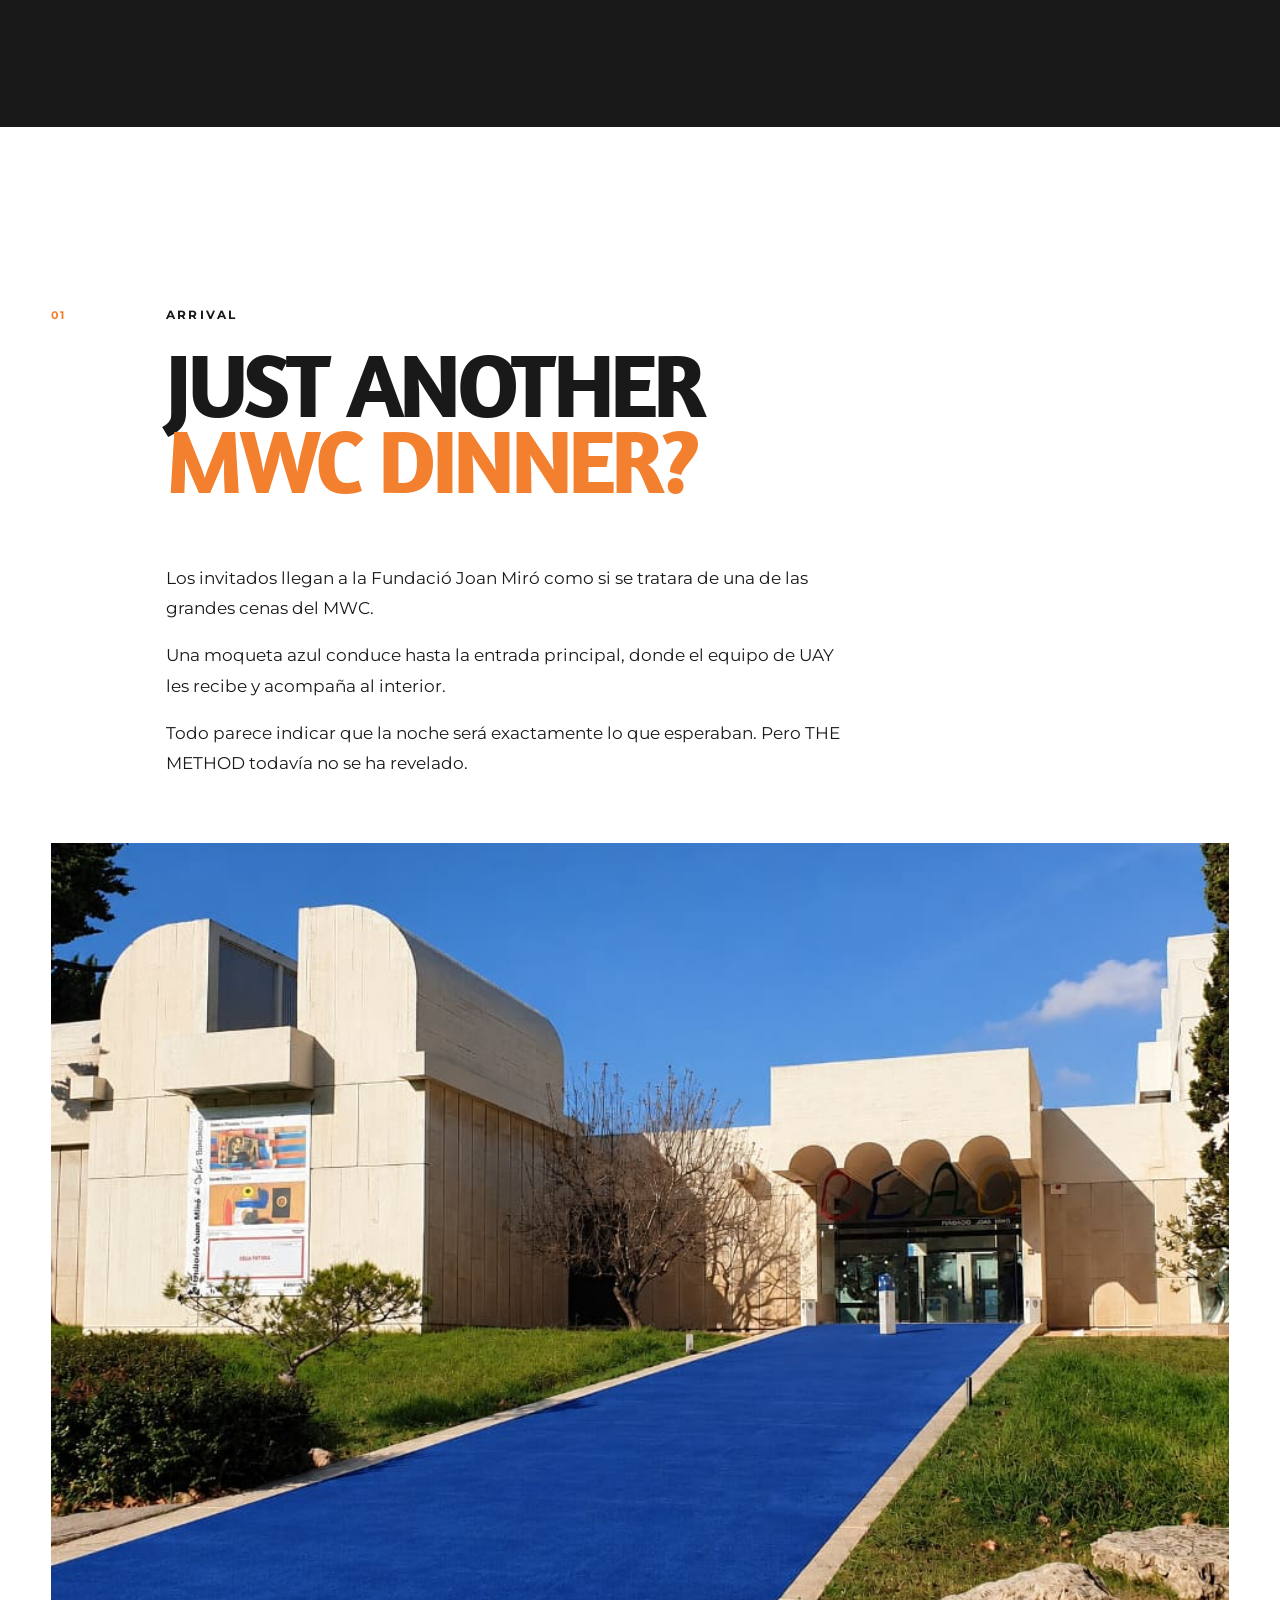
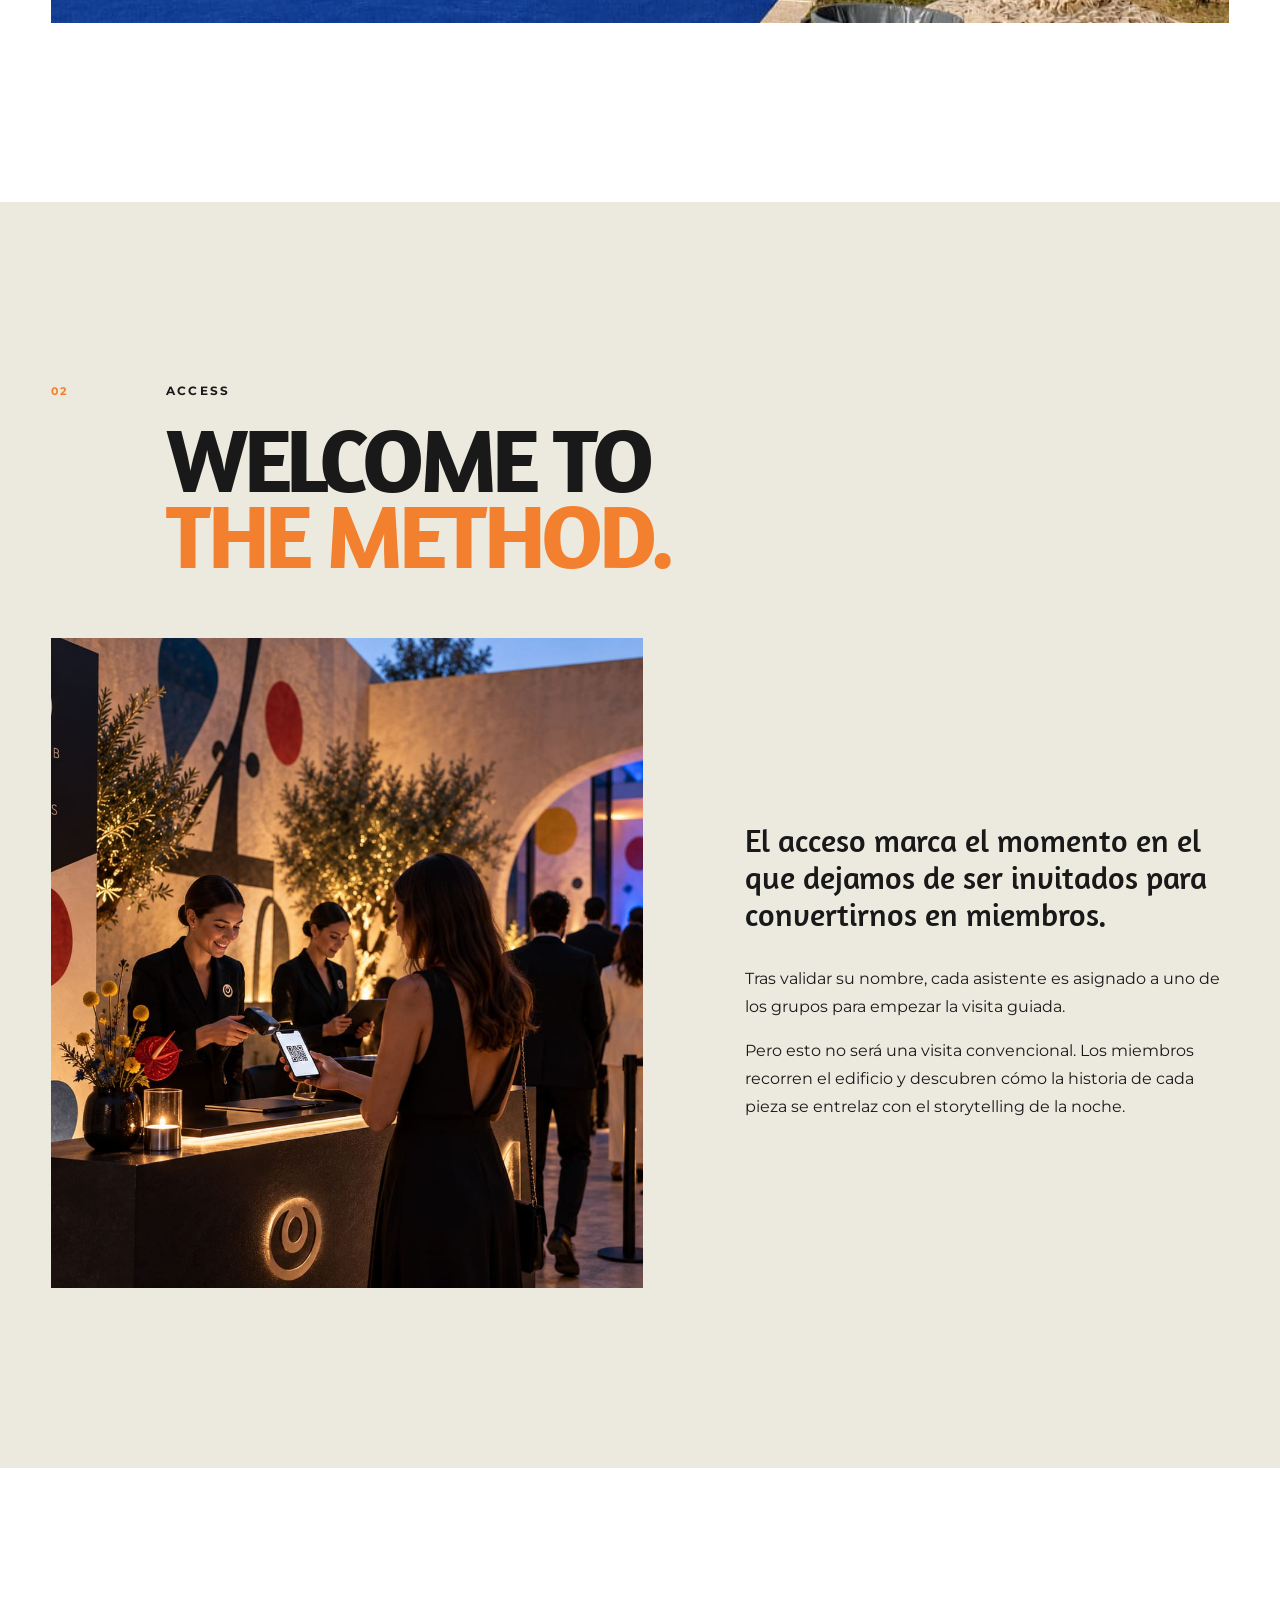
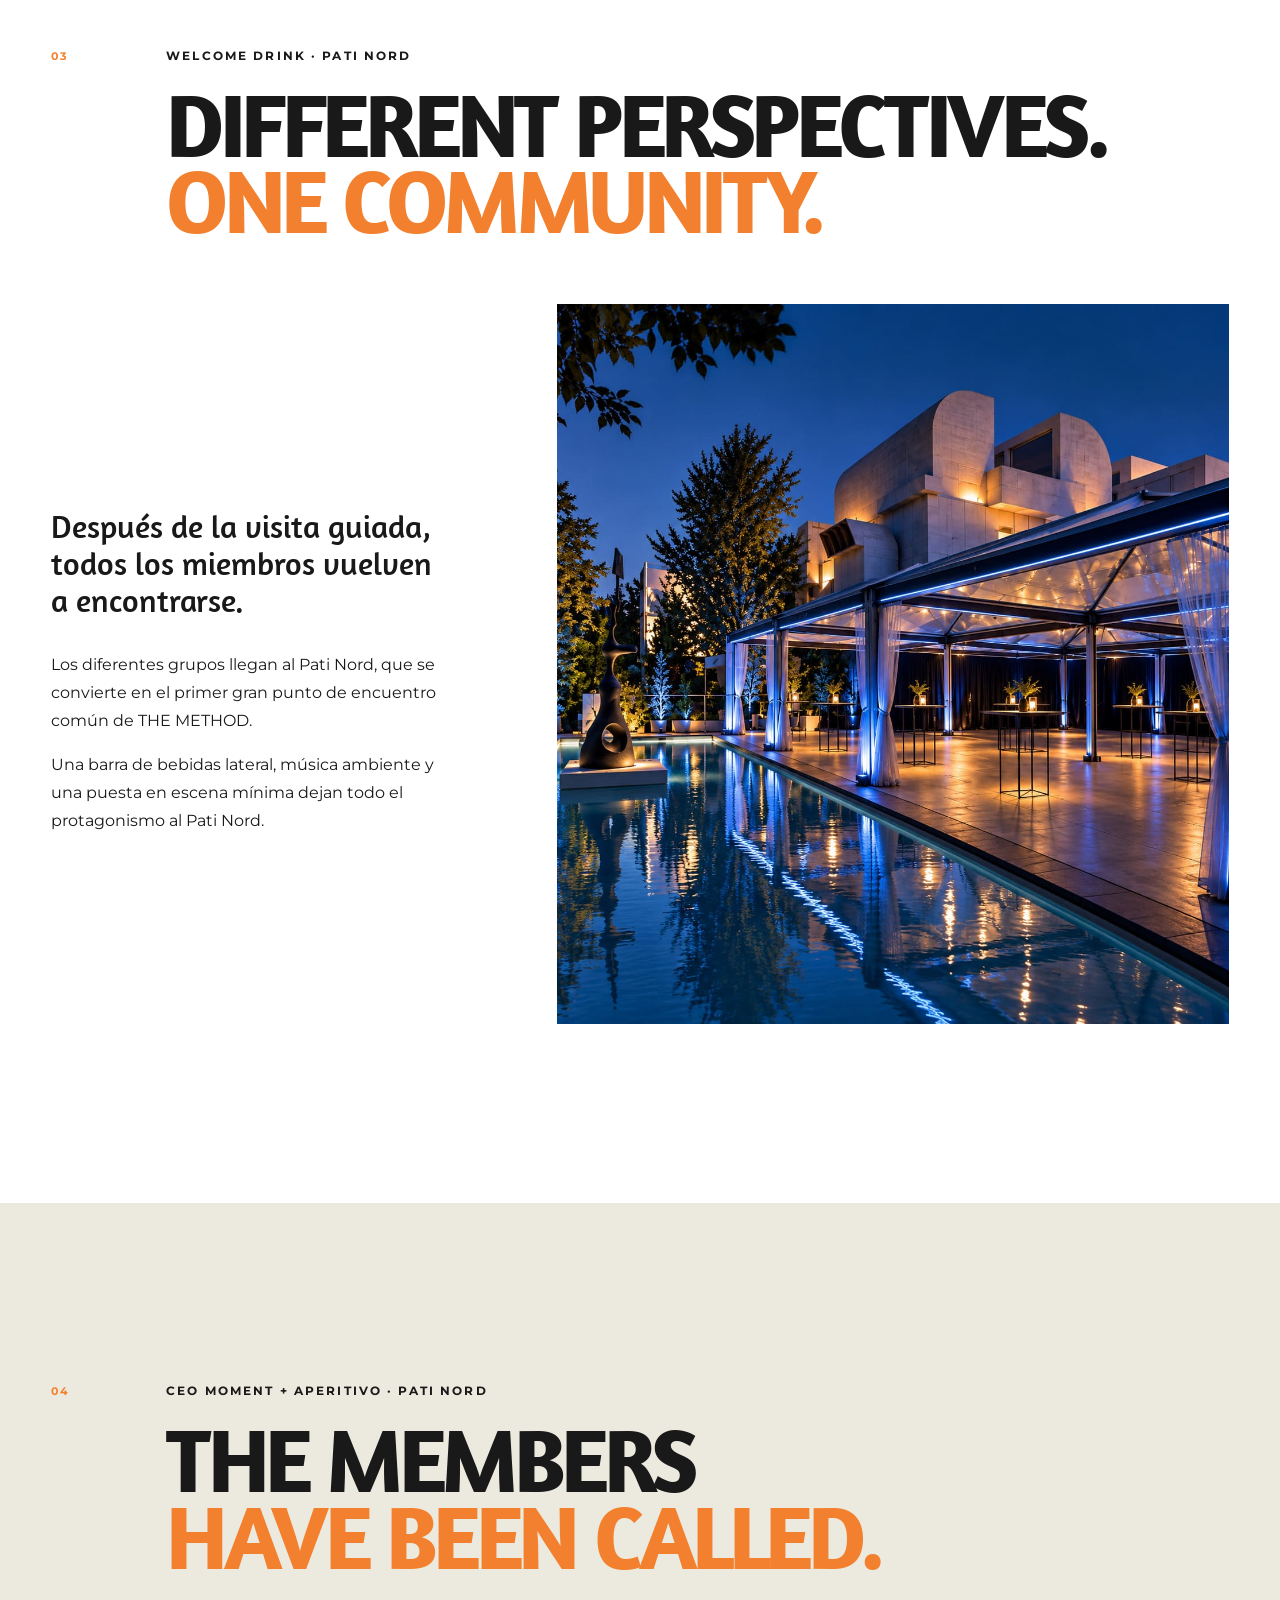
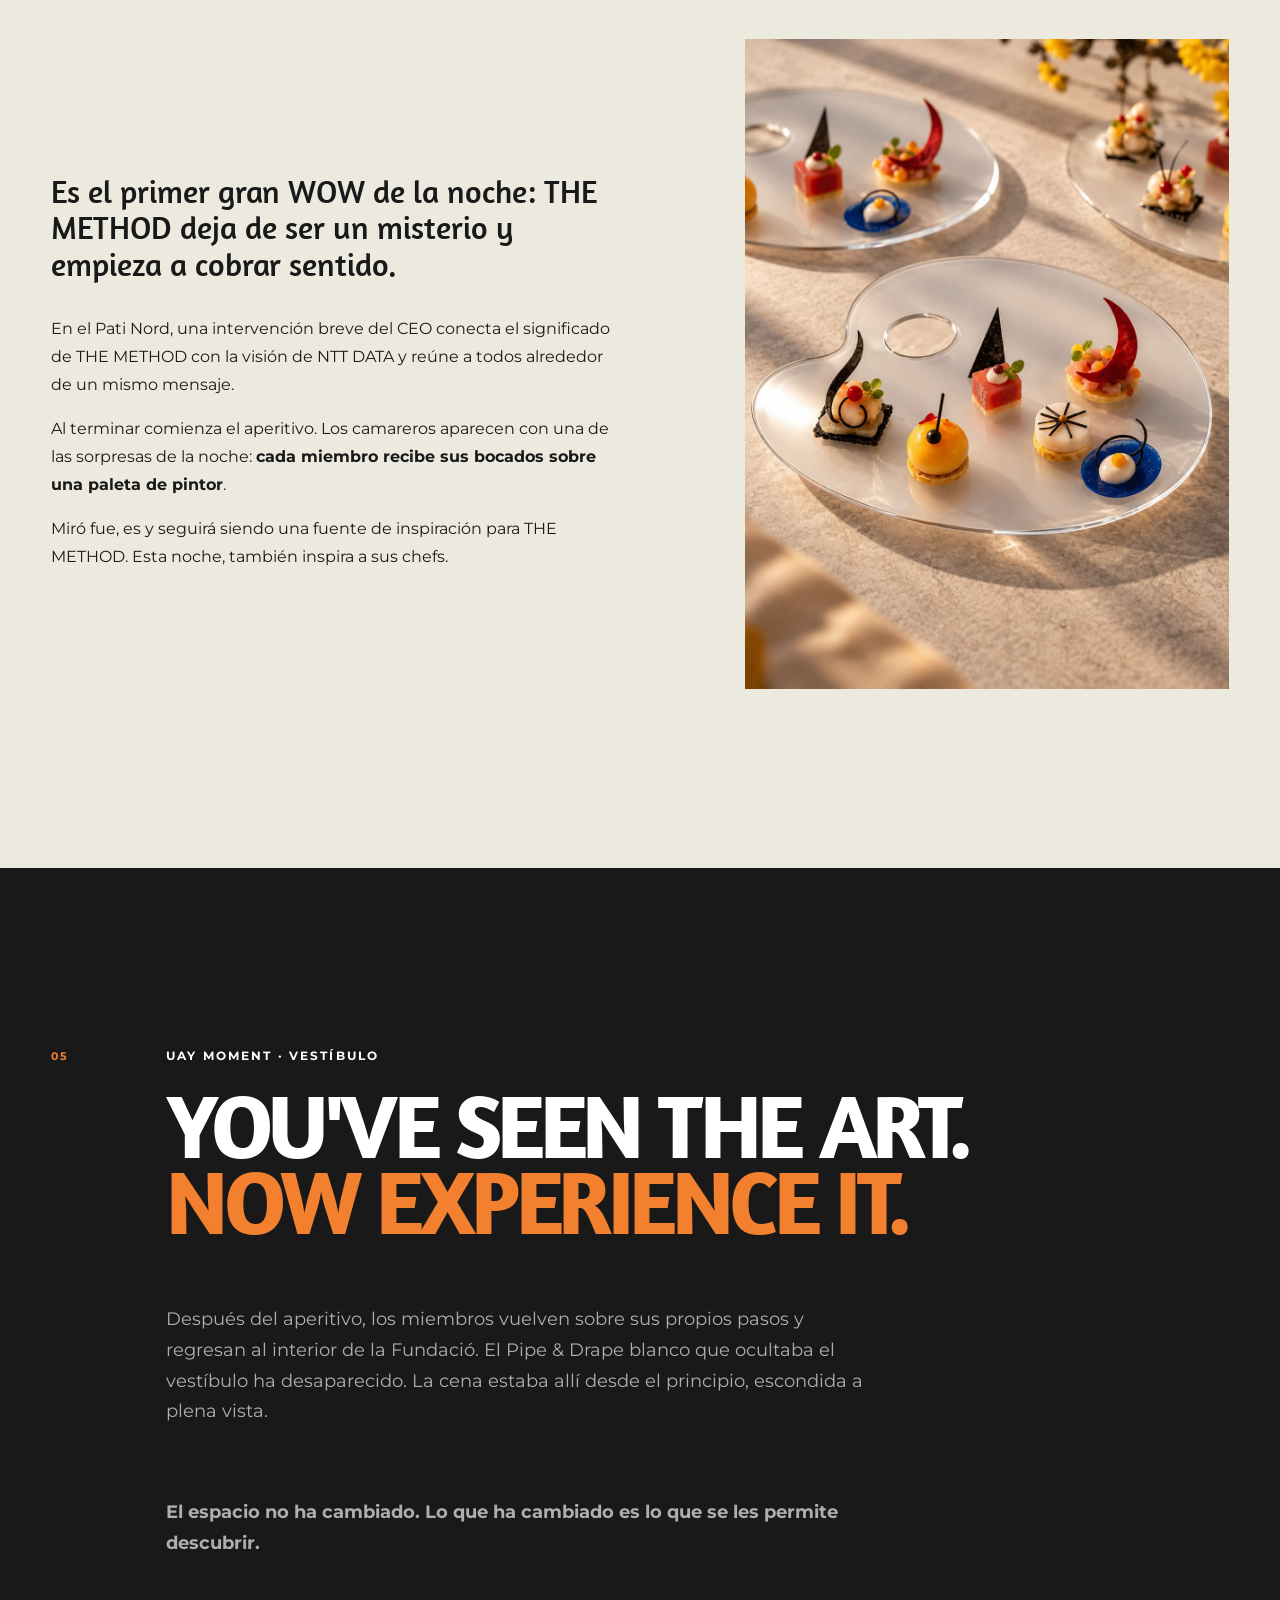
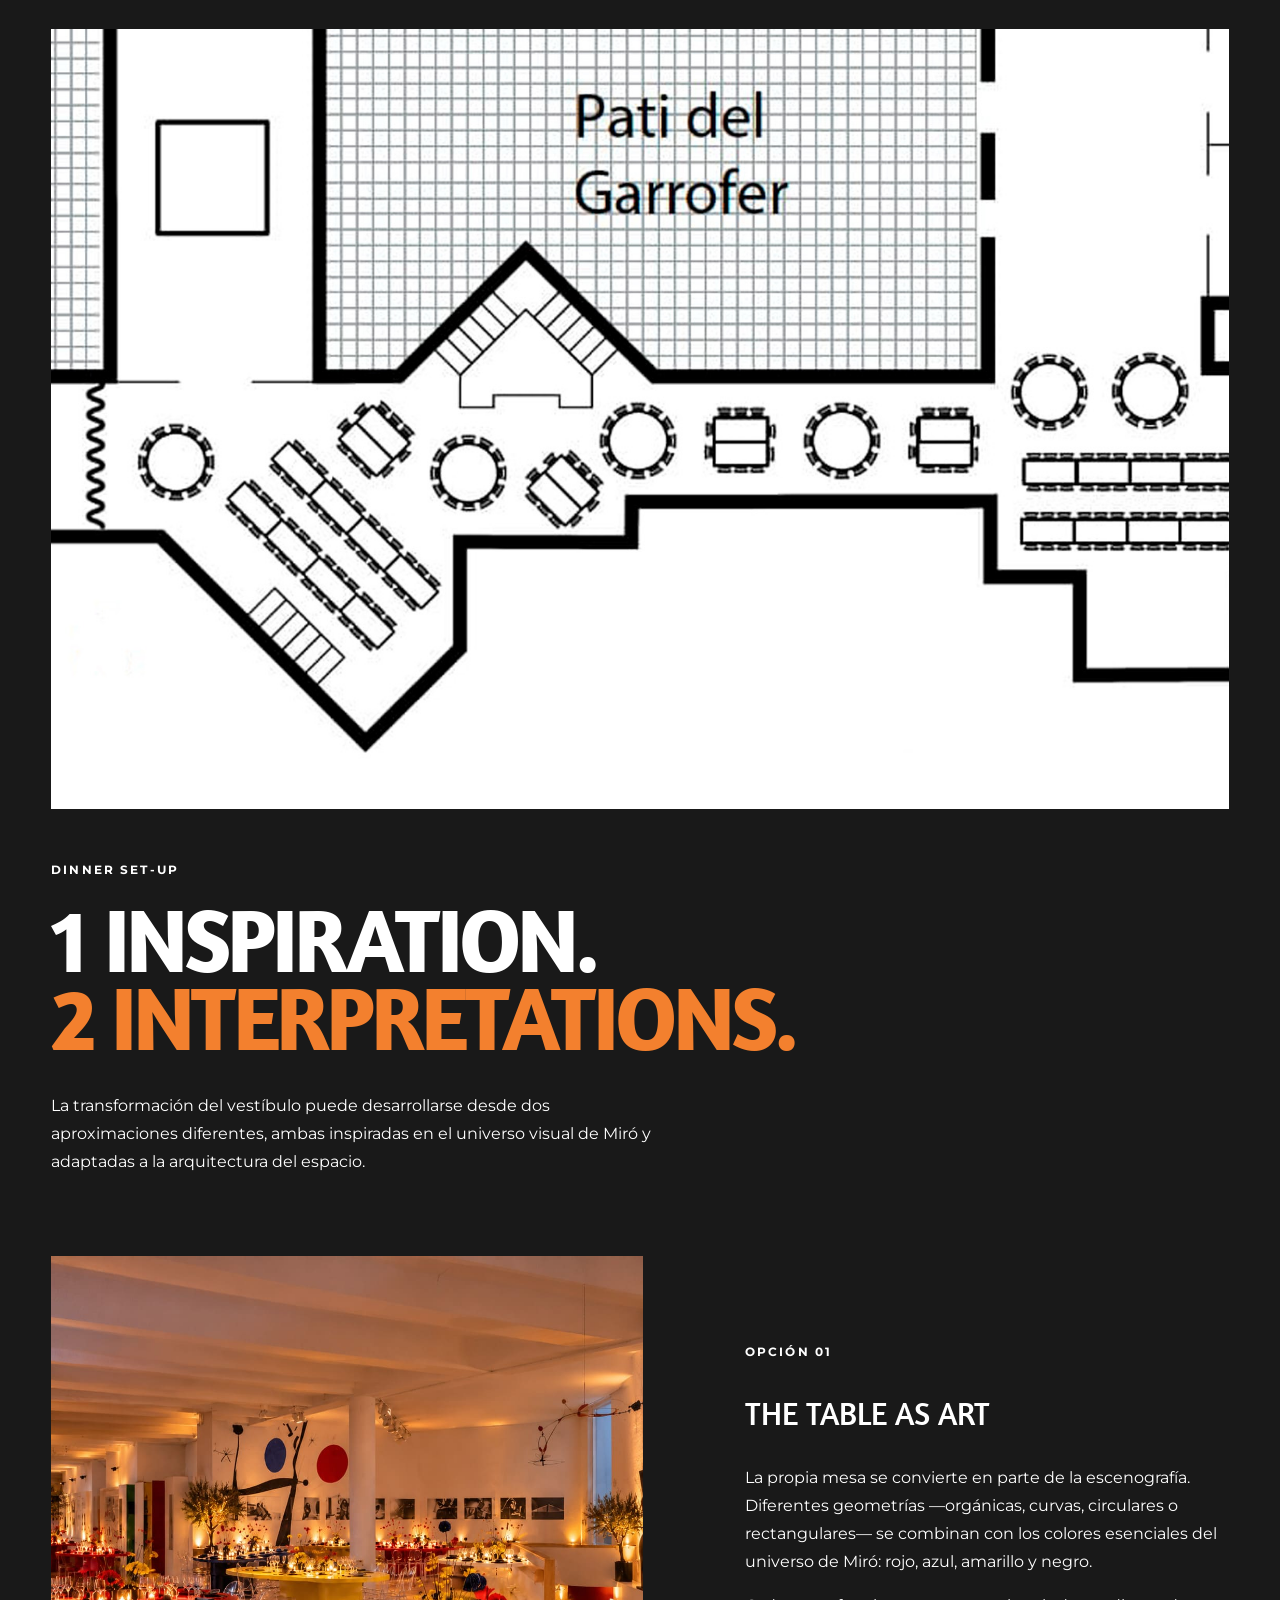
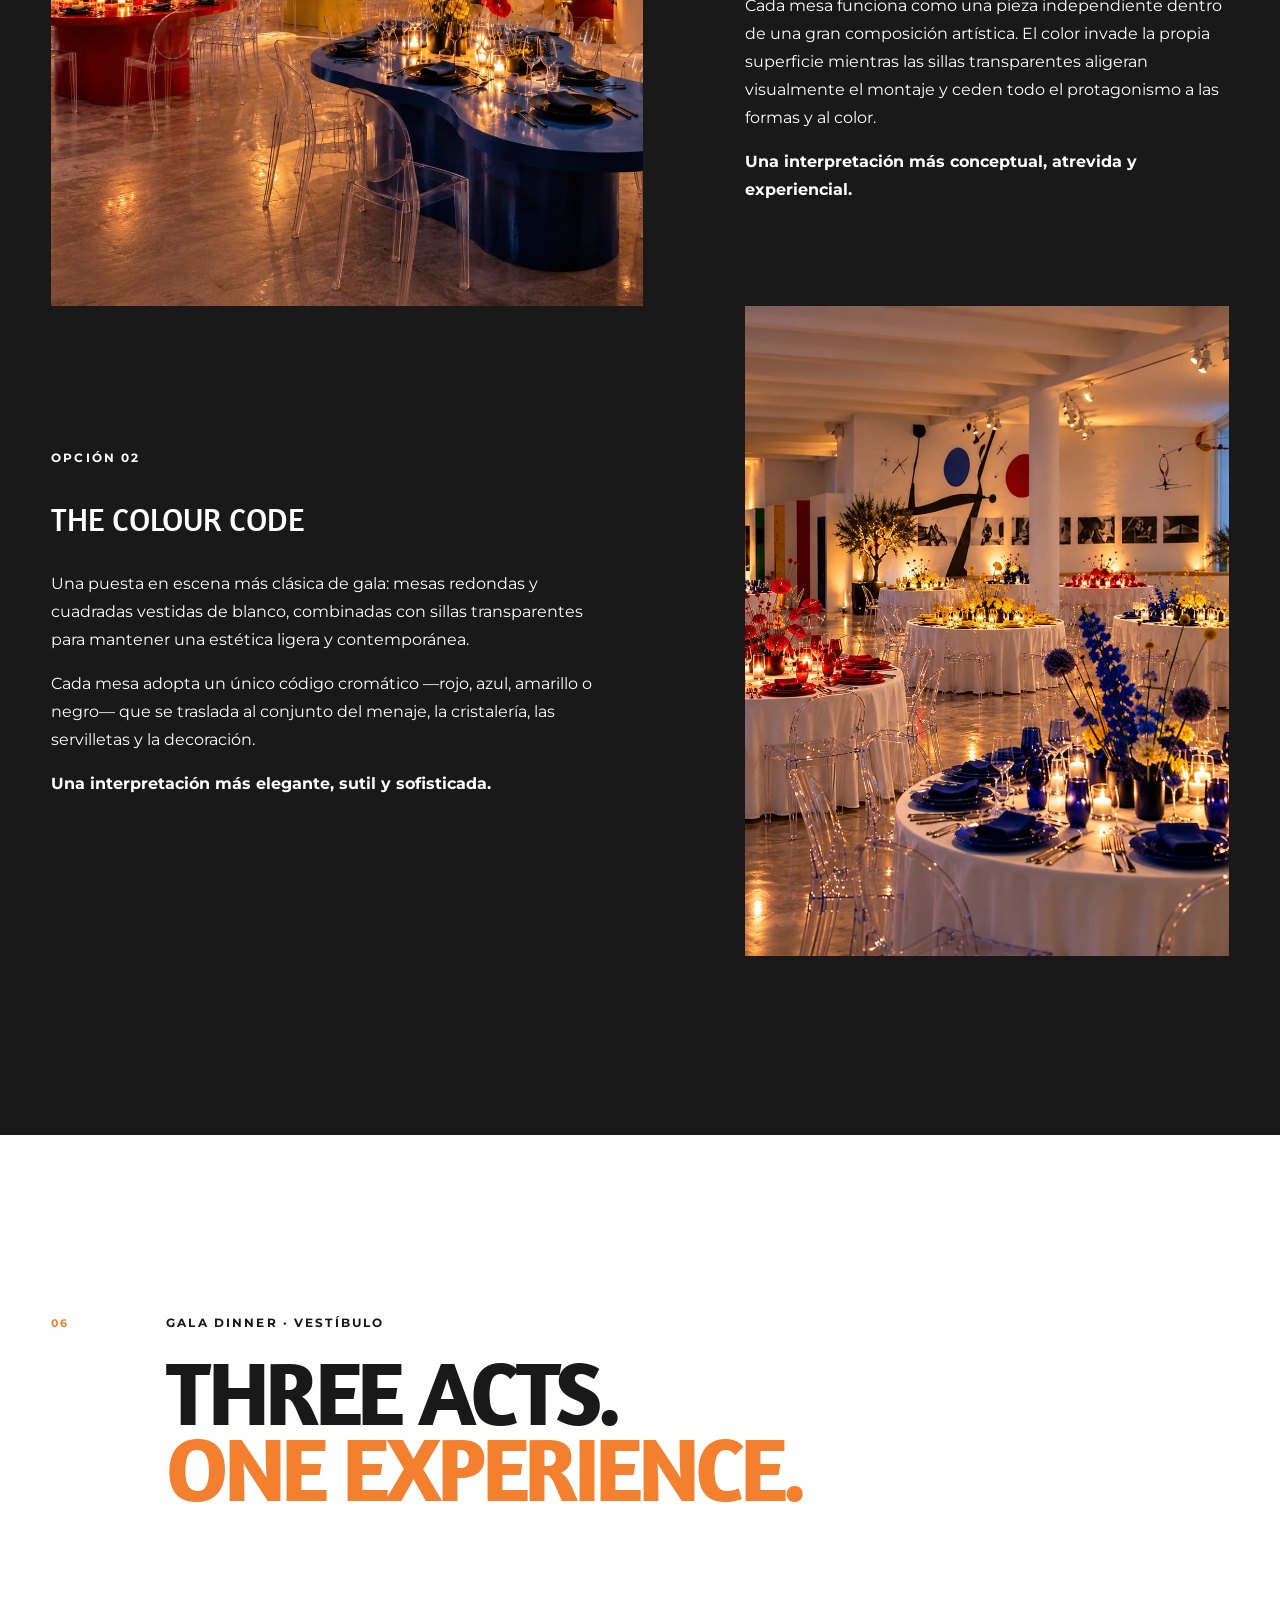
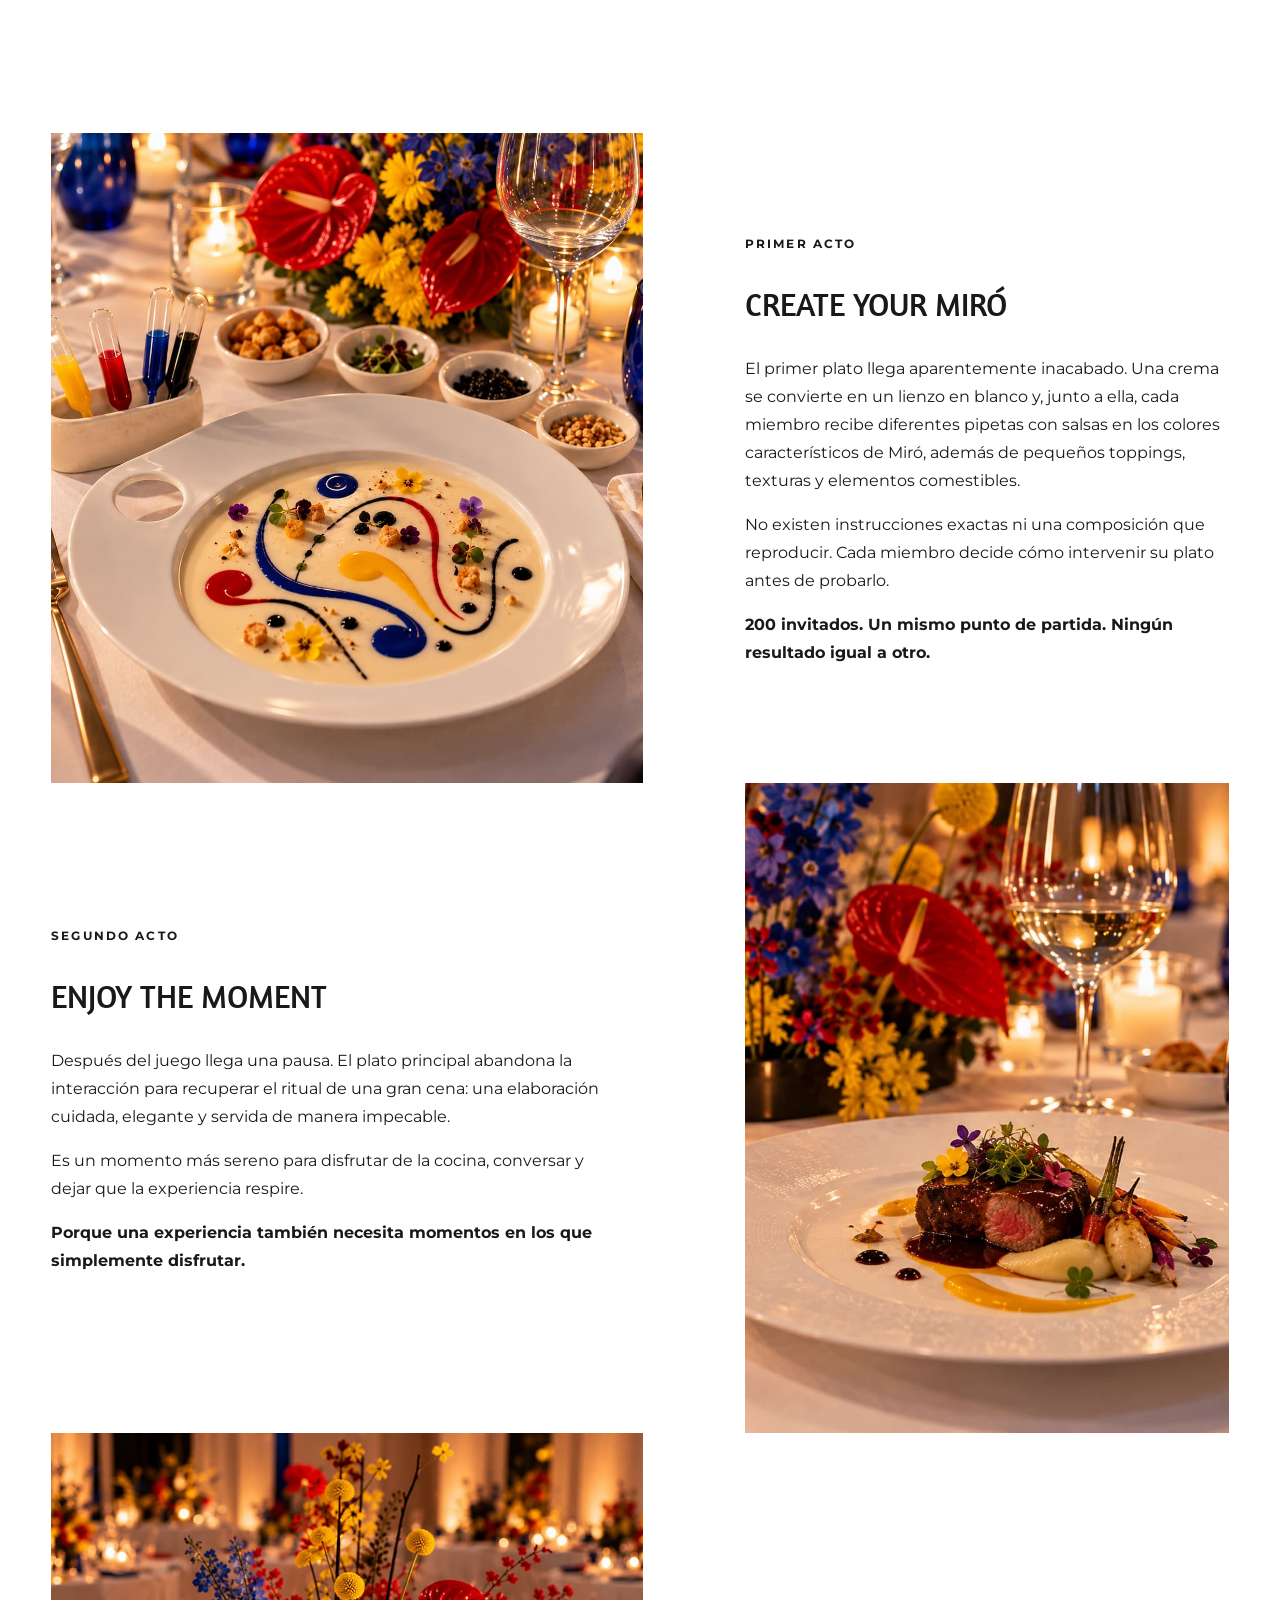
<file: propuestas/fundacio-miro.html>
<!doctype html>

<html lang="es">

<head>

  <meta charset="utf-8">

  <meta name="viewport" content="width=device-width,initial-scale=1">

  <title>Fundació Joan Miró · THE METHOD</title>

  <link rel="icon" type="image/svg+xml" href="../assets/images/favicon-UAY-Events.svg">

  <link rel="stylesheet" href="../css/base.css">

  <link rel="stylesheet" href="../css/components.css">

  <link rel="stylesheet" href="../css/pages/propuesta.css">

</head>


<body data-root="..">


<div data-site-header></div>


<main>


<!-- HERO -->

<section class="venue-hero">

  <img
    class="venue-hero__image"
    src="../assets/images/propuestas/miro/hero.jpg"
    alt="Fundació Joan Miró"
  >


  <div class="venue-hero__inner">

    <div class="container reveal">


      <p class="eyebrow">Proposal 02 · Art × future</p>


      <h1 class="venue-hero__title">
        FUNDACIÓ<br>JOAN MIRÓ
      </h1>


      <p class="venue-hero__claim">
        WHERE ART INSPIRED<br>WHAT'S NEXT.
      </p>


    </div>

  </div>

</section>



<!-- INTRO -->

<section class="venue-opening">

  <div class="container">


    <div class="venue-opening__grid">


      <div class="venue-opening__title reveal">

        <p class="eyebrow">Why this place</p>


        <h2>
          BUILT FOR ART.<br>
          <span class="orange">READY FOR WHAT'S NEXT.</span>
        </h2>

      </div>


      <div class="venue-opening__copy reveal">

        <p class="lead">
          Una forma excepcional de descubrir Barcelona a través de uno de sus grandes referentes culturales.
        </p>


        <p>
          La Fundació Joan Miró nos permite convertir el propio edificio, su arquitectura, sus patios y su colección en parte de la experiencia.
        </p>


        <p>
          Miró rompió códigos, creó un lenguaje propio y se adelantó a su tiempo. Una figura que conecta de forma natural con THE METHOD y con quienes también están construyendo lo que viene después.
        </p>

      </div>


    </div>



    <div class="venue-facts reveal">


      <div class="venue-fact">

        <span>Ubicación</span>

        <strong>Montjuïc</strong>

      </div>


      <div class="venue-fact">

        <span>Distancia</span>

        <strong>≈ 3 km desde Fira</strong>

      </div>


      <div class="venue-fact">

        <span>Transfer</span>

        <strong>10–15 min</strong>

      </div>


      <div class="venue-fact">

        <span>Formato</span>

        <strong>Visita privada + welcome + cena de gala</strong>

      </div>


    </div>



    <img
      src="../assets/images/propuestas/miro/plan.jpg"
      alt="Plano de distribución de THE METHOD en la Fundació Joan Miró"
    >


  </div>

</section>



<!-- CONCEPT -->

<section class="venue-concept">


  <div class="container">


    <div class="venue-concept__grid">


      <div class="venue-concept__image reveal">

        <img
          src="../assets/images/propuestas/miro/concept.jpg"
          alt="Fundació Joan Miró · THE METHOD"
        >

      </div>


      <div class="venue-concept__copy reveal">


        <p class="eyebrow">Concepto</p>


        <h2>
          BREAK THE<br>
          <span class="orange">CODES.</span>
        </h2>


        <p>Miró fue un artista adelantado a su tiempo. Rompió códigos, creó un lenguaje propio y aprendió a mirar el mundo desde una perspectiva completamente nueva.</p>


        <p> Alguien así podría haber formado parte de THE METHOD. Por eso imaginamos que algunas de sus obras fueron reservadas en secreto para la sociedad, como fuente de inspiración para sus miembros.</p>


        <p>Esta noche, ese legado vuelve a encontrarse con personas que también están tomando decisiones sobre lo que viene después.</p>


      </div>


    </div>


  </div>


</section>

<!-- 00 PREVIA -->
 <section class="experience-chapter experience-chapter--black">

  <div class="container">

    <div class="experience-chapter__heading reveal">

      <span class="experience-chapter__number">00</span>

      <div>
        <p class="eyebrow">Before the experience</p>

        <h2>
          MIRÓ WILL
          <span>GUIDE YOU.</span>
        </h2>
      </div>

    </div>


    <div class="experience-split">

      <div class="experience-visual reveal">
        <img
          src="../assets/images/propuestas/miro/previa.jpg"
          alt="Miró will guide you · THE METHOD SOCIETY"
        >
      </div>


      <div class="experience-split__copy reveal">

        <p class="lead">
          La experiencia comienza antes incluso de llegar a la Fundació.
        </p>

        <p>
          Al entrar en su habitación, cada invitado encuentra una postal enmarcada con paspartú de una obra de Miró.
        </p>

        <p>
          Sobre la cama, una única nota:
          <strong>MIRÓ WILL GUIDE YOU · THE METHOD SOCIETY.</strong>
        </p>

        <p>
          Al observar la pieza con atención, descubrirán grabados en el paspartú una fecha, una hora y un lugar.
        </p>

      </div>

    </div>

  </div>

</section>



<!-- 01 ARRIVAL -->

<section class="experience-chapter">


  <div class="container">


    <div class="experience-chapter__heading reveal">

      <span class="experience-chapter__number">01</span>


      <div>

        <p class="eyebrow">Arrival</p>

        <h2>
          JUST ANOTHER<br>
          <span>MWC DINNER?</span>
        </h2>

      </div>

    </div>


    <div class="experience-chapter__copy reveal">

      <p>Los invitados llegan a la Fundació Joan Miró como si se tratara de una de las grandes cenas del MWC.</p>
      <p>Una moqueta azul conduce hasta la entrada principal, donde el equipo de UAY les recibe y acompaña al interior.</p>
      <p>Todo parece indicar que la noche será exactamente lo que esperaban. Pero THE METHOD todavía no se ha revelado.</p>

    </div>


    <figure class="experience-visual experience-visual--hero reveal">

      <img
        src="../assets/images/propuestas/miro/arrival.jpg"
        alt="Llegada a THE METHOD en Fundació Joan Miró"
      >

    </figure>


  </div>


</section>



<!-- 02 ACCESS -->

<section class="experience-chapter experience-chapter--soft">


  <div class="container">


    <div class="experience-chapter__heading reveal">

      <span class="experience-chapter__number">02</span>


      <div>

        <p class="eyebrow">Access</p>

        <h2>
          WELCOME TO<br>
          <span>THE METHOD.</span>
        </h2>

      </div>

    </div>


    <div class="experience-split">


      <div class="experience-visual reveal">

        <img
          src="../assets/images/propuestas/miro/access.jpg"
          alt="Private discovery · Fundació Joan Miró"
        >

      </div>


      <div class="experience-split__copy reveal">


        <p class="lead">El acceso marca el momento en el que dejamos de ser invitados para convertirnos en miembros.</p>


        <p>Tras validar su nombre, cada asistente es asignado a uno de los grupos para empezar la visita guiada.</p>


        <p>Pero esto no será una visita convencional. Los miembros recorren el edificio y descubren cómo la historia de cada pieza se entrelaz con el storytelling de la noche.</p>


      </div>


    </div>


  </div>


</section>



<!-- 04 WELCOME -->

<section class="experience-chapter">


  <div class="container">


    <div class="experience-chapter__heading reveal">

      <span class="experience-chapter__number">03</span>


      <div>

        <p class="eyebrow">Welcome drink · Pati Nord</p>

        <h2>
          DIFFERENT PERSPECTIVES.<br>
          <span>ONE COMMUNITY.</span>
        </h2>

      </div>

    </div>



    <div class="experience-editorial">


      <div class="experience-editorial__copy reveal">


        <p class="lead">
          Después de la visita guiada, todos los miembros vuelven a encontrarse.
        </p>


        <p>
          Los diferentes grupos llegan al Pati Nord, que se convierte en el primer gran punto de encuentro común de THE METHOD.
        </p>


        <p>Una barra de bebidas lateral, música ambiente y una puesta en escena mínima dejan todo el protagonismo al Pati Nord.</p>


      </div>


      <figure class="experience-visual reveal">

        <img
          src="../assets/images/propuestas/miro/welcome.jpg"
          alt="Welcome drink en Pati Nord · Fundació Joan Miró"
        >

      </figure>


    </div>


  </div>


</section>

<!-- 06 CEO -->

<section class="experience-chapter experience-chapter--soft">


  <div class="container">


    <div class="experience-chapter__heading reveal">

      <span class="experience-chapter__number">04</span>


      <div>

        <p class="eyebrow">CEO moment + Aperitivo · Pati Nord</p>

        <h2>
          THE MEMBERS<br>
          <span>HAVE BEEN CALLED.</span>
        </h2>

      </div>

    </div>



    <div class="experience-split experience-split--reverse">


      <div class="experience-visual reveal">

        <img
          src="../assets/images/propuestas/miro/ceo-moment.jpg"
          alt="CEO Moment · THE METHOD"
        >

      </div>


      <div class="experience-split__copy reveal">


        <p class="lead">
          Es el primer gran WOW de la noche: THE METHOD deja de ser un misterio y empieza a cobrar sentido.
        </p>


        <p>
          En el Pati Nord, una intervención breve del CEO conecta el significado de THE METHOD con la visión de NTT DATA y reúne a todos alrededor de un mismo mensaje.
        </p>


        <p>
          Al terminar comienza el aperitivo. Los camareros aparecen con una de las sorpresas de la noche: <strong>cada miembro recibe sus bocados sobre una paleta de pintor</strong>.
        </p>


        <p>
          Miró fue, es y seguirá siendo una fuente de inspiración para THE METHOD. Esta noche, también inspira a sus chefs.
        </p>


      </div>


    </div>


  </div>


</section>



<!-- 07 UAY MOMENT / DINNER REVEAL -->

<section class="experience-chapter experience-chapter--black">

  <div class="container">

    <!-- HEADING -->

    <div class="experience-chapter__heading reveal">

      <span class="experience-chapter__number">05</span>

      <div>

        <p class="eyebrow">UAY MOMENT · Vestíbulo</p>

        <h2>
          YOU'VE SEEN THE ART.<br>
          <span>NOW EXPERIENCE IT.</span>
        </h2>

      </div>

    </div>


    <!-- INTRO -->

    <p class="experience-chapter__intro reveal">
      Después del aperitivo, los miembros vuelven sobre sus propios pasos y regresan al interior de la Fundació.
      El Pipe & Drape blanco que ocultaba el vestíbulo ha desaparecido.
      La cena estaba allí desde el principio, escondida a plena vista.
    </p>

    <p class="experience-chapter__intro reveal">
      <strong>
        El espacio no ha cambiado. Lo que ha cambiado es lo que se les permite descubrir.
      </strong>
    </p>


    <!-- PLANO GENERAL -->

    <figure class="experience-visual experience-visual--hero experience-plan reveal">

      <img
        src="../assets/images/propuestas/miro/dinner-plan.jpg"
        alt="Plano general Gala Dinner · Fundació Joan Miró"
      >

    </figure>

    <br>
    <br>


    <!-- TWO OPTIONS -->

    <div class="venue-details__heading reveal">

      <p class="eyebrow">Dinner set-up</p>

      <h2>
        1 INSPIRATION.<br>
        <span class="orange">2 INTERPRETATIONS.</span>
      </h2>

      <p>
        La transformación del vestíbulo puede desarrollarse desde dos aproximaciones diferentes,
        ambas inspiradas en el universo visual de Miró y adaptadas a la arquitectura del espacio.
      </p>

    </div>


    <!-- OPTION 01 -->

    <div class="experience-split">

      <div class="experience-visual reveal">

        <img
          src="../assets/images/propuestas/miro/table-as-art.jpg"
          alt="The Table as Art · Fundació Joan Miró"
        >

      </div>


      <div class="experience-split__copy reveal">

        <p class="eyebrow">Opción 01</p>

        <p class="lead">
          THE TABLE AS ART
        </p>

        <p>
          La propia mesa se convierte en parte de la escenografía.
          Diferentes geometrías —orgánicas, curvas, circulares o rectangulares—
          se combinan con los colores esenciales del universo de Miró:
          rojo, azul, amarillo y negro.
        </p>

        <p>
          Cada mesa funciona como una pieza independiente dentro de una gran
          composición artística. El color invade la propia superficie mientras
          las sillas transparentes aligeran visualmente el montaje y ceden todo
          el protagonismo a las formas y al color.
        </p>

        <p>
          <strong>
            Una interpretación más conceptual, atrevida y experiencial.
          </strong>
        </p>

      </div>

    </div>


    <!-- OPTION 02 -->

    <div class="experience-split experience-split--reverse">

      <div class="experience-visual reveal">

        <img
          src="../assets/images/propuestas/miro/colour-code.jpg"
          alt="The Colour Code · Fundació Joan Miró"
        >

      </div>


      <div class="experience-split__copy reveal">

        <p class="eyebrow">Opción 02</p>

        <p class="lead">
          THE COLOUR CODE
        </p>

        <p>
          Una puesta en escena más clásica de gala: mesas redondas y cuadradas
          vestidas de blanco, combinadas con sillas transparentes para mantener
          una estética ligera y contemporánea.
        </p>

        <p>
          Cada mesa adopta un único código cromático —rojo, azul, amarillo o negro—
          que se traslada al conjunto del menaje, la cristalería, las servilletas
          y la decoración.
        </p>

        <p>
          <strong>
            Una interpretación más elegante, sutil y sofisticada.
          </strong>
        </p>

      </div>

    </div>

  </div>

</section>



<!-- 08 GALA DINNER -->

<section class="experience-chapter">

  <div class="container">

    <!-- HEADING -->

    <div class="experience-chapter__heading reveal">

      <span class="experience-chapter__number">06</span>

      <div>

        <p class="eyebrow">Gala Dinner · Vestíbulo</p>

        <h2>
          THREE ACTS.<br>
          <span>ONE EXPERIENCE.</span>
        </h2>

      </div>

    </div>


    <!-- INTRO -->

    <p class="experience-chapter__intro reveal">
      La experiencia de THE METHOD continúa también en la mesa.
      El menú se convierte en un recorrido en tres actos inspirado no solo
      en el universo visual de Miró, sino también en su manera de experimentar,
      jugar y crear.
    </p>


    <!-- ACT 01 -->

<div class="experience-split">

  <div class="experience-visual reveal">
    <img
      src="../assets/images/propuestas/miro/create-your-miro.jpg"
      alt="Create Your Miró · First Act"
    >
  </div>


  <div class="experience-split__copy reveal">

    <p class="eyebrow">Primer acto</p>

    <p class="lead">
      CREATE YOUR MIRÓ
    </p>

    <p>
      El primer plato llega aparentemente inacabado. Una crema se convierte
      en un lienzo en blanco y, junto a ella, cada miembro recibe diferentes
      pipetas con salsas en los colores característicos de Miró, además de
      pequeños toppings, texturas y elementos comestibles.
    </p>

    <p>
      No existen instrucciones exactas ni una composición que reproducir.
      Cada miembro decide cómo intervenir su plato antes de probarlo.
    </p>

    <p>
      <strong>
        200 invitados. Un mismo punto de partida. Ningún resultado igual a otro.
      </strong>
    </p>

  </div>

</div>


<!-- ACT 02 -->

<div class="experience-split experience-split--reverse">

  <div class="experience-visual reveal">
    <img
      src="../assets/images/propuestas/miro/enjoy-the-moment.jpg"
      alt="Enjoy The Moment · Second Act"
    >
  </div>


  <div class="experience-split__copy reveal">

    <p class="eyebrow">Segundo acto</p>

    <p class="lead">
      ENJOY THE MOMENT
    </p>

    <p>
      Después del juego llega una pausa. El plato principal abandona
      la interacción para recuperar el ritual de una gran cena:
      una elaboración cuidada, elegante y servida de manera impecable.
    </p>

    <p>
      Es un momento más sereno para disfrutar de la cocina, conversar
      y dejar que la experiencia respire.
    </p>

    <p>
      <strong>
        Porque una experiencia también necesita momentos en los que simplemente disfrutar.
      </strong>
    </p>

  </div>

</div>


<!-- ACT 03 -->

<div class="experience-split">

  <div class="experience-visual reveal">
    <img
      src="../assets/images/propuestas/miro/shared-table.jpg"
      alt="The Shared Table · Third Act"
    >
  </div>


  <div class="experience-split__copy reveal">

    <p class="eyebrow">Tercer acto</p>

    <p class="lead">
      THE SHARED TABLE
    </p>

    <p>
      El postre vuelve a romper el formato tradicional.
      Un pequeño universo de postres aparece en el centro de cada mesa:
      diferentes piezas, sabores, formas, colores y texturas que los
      invitados pueden descubrir libremente.
    </p>

    <p>
      La sobremesa se vuelve más dinámica y social:
      elegir, probar, recomendar, compartir y conversar.
    </p>

  </div>

</div>

  </div>

</section>



<!-- FINAL -->

<section class="venue-closing">


  <div class="container reveal">


    <span>FUNDACIÓ JOAN MIRÓ · PROPOSAL 02</span>


    <h2>
      SOME FOLLOW<br>
      THE FUTURE.<br>
      <strong>OTHERS CREATE IT.</strong>
    </h2>


  </div>


</section>



<!-- NEXT -->

<section class="section--compact">


  <div class="container next-venue">


    <p class="eyebrow">Next proposal</p>


    <a href="terminal-d.html">
      Terminal D →
    </a>


  </div>


</section>


</main>


<div data-site-footer></div>


<script src="../js/components.js"></script>

<script src="../js/main.js"></script>


</body>

</html>
</file>
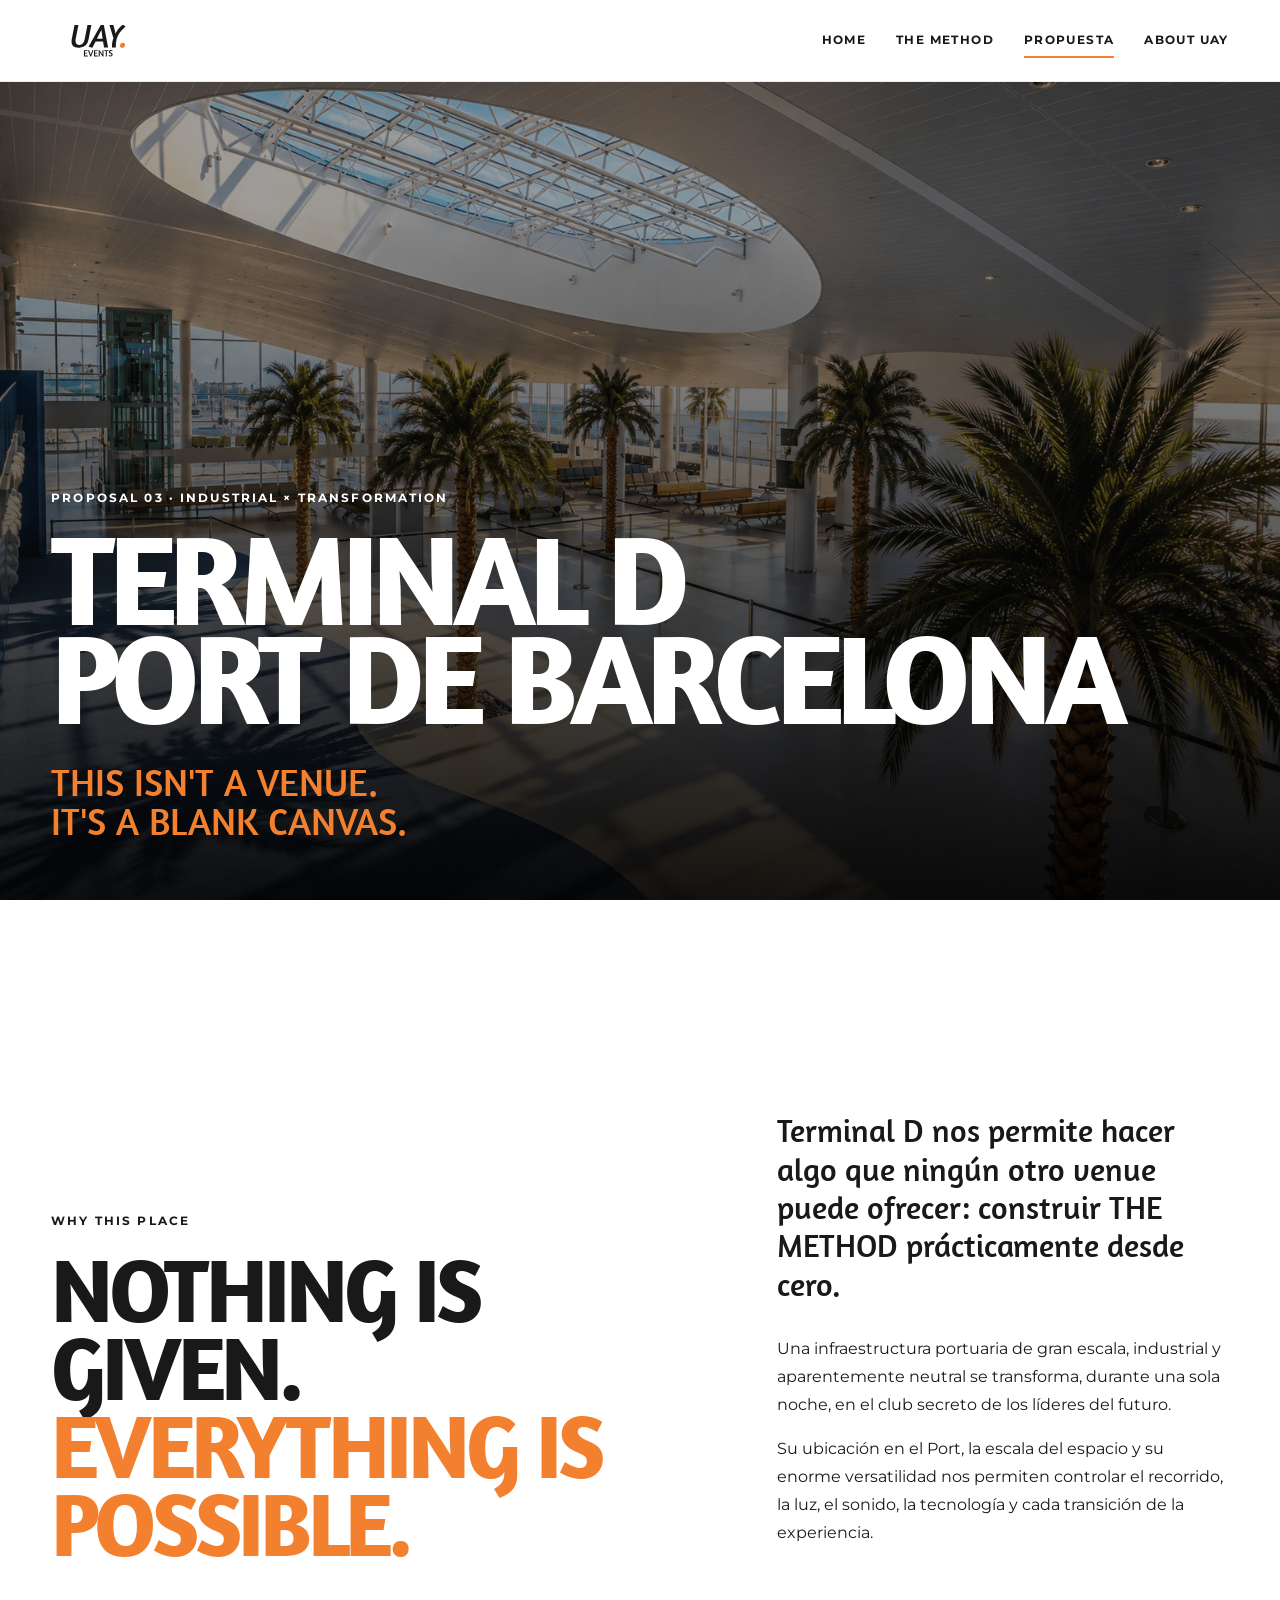
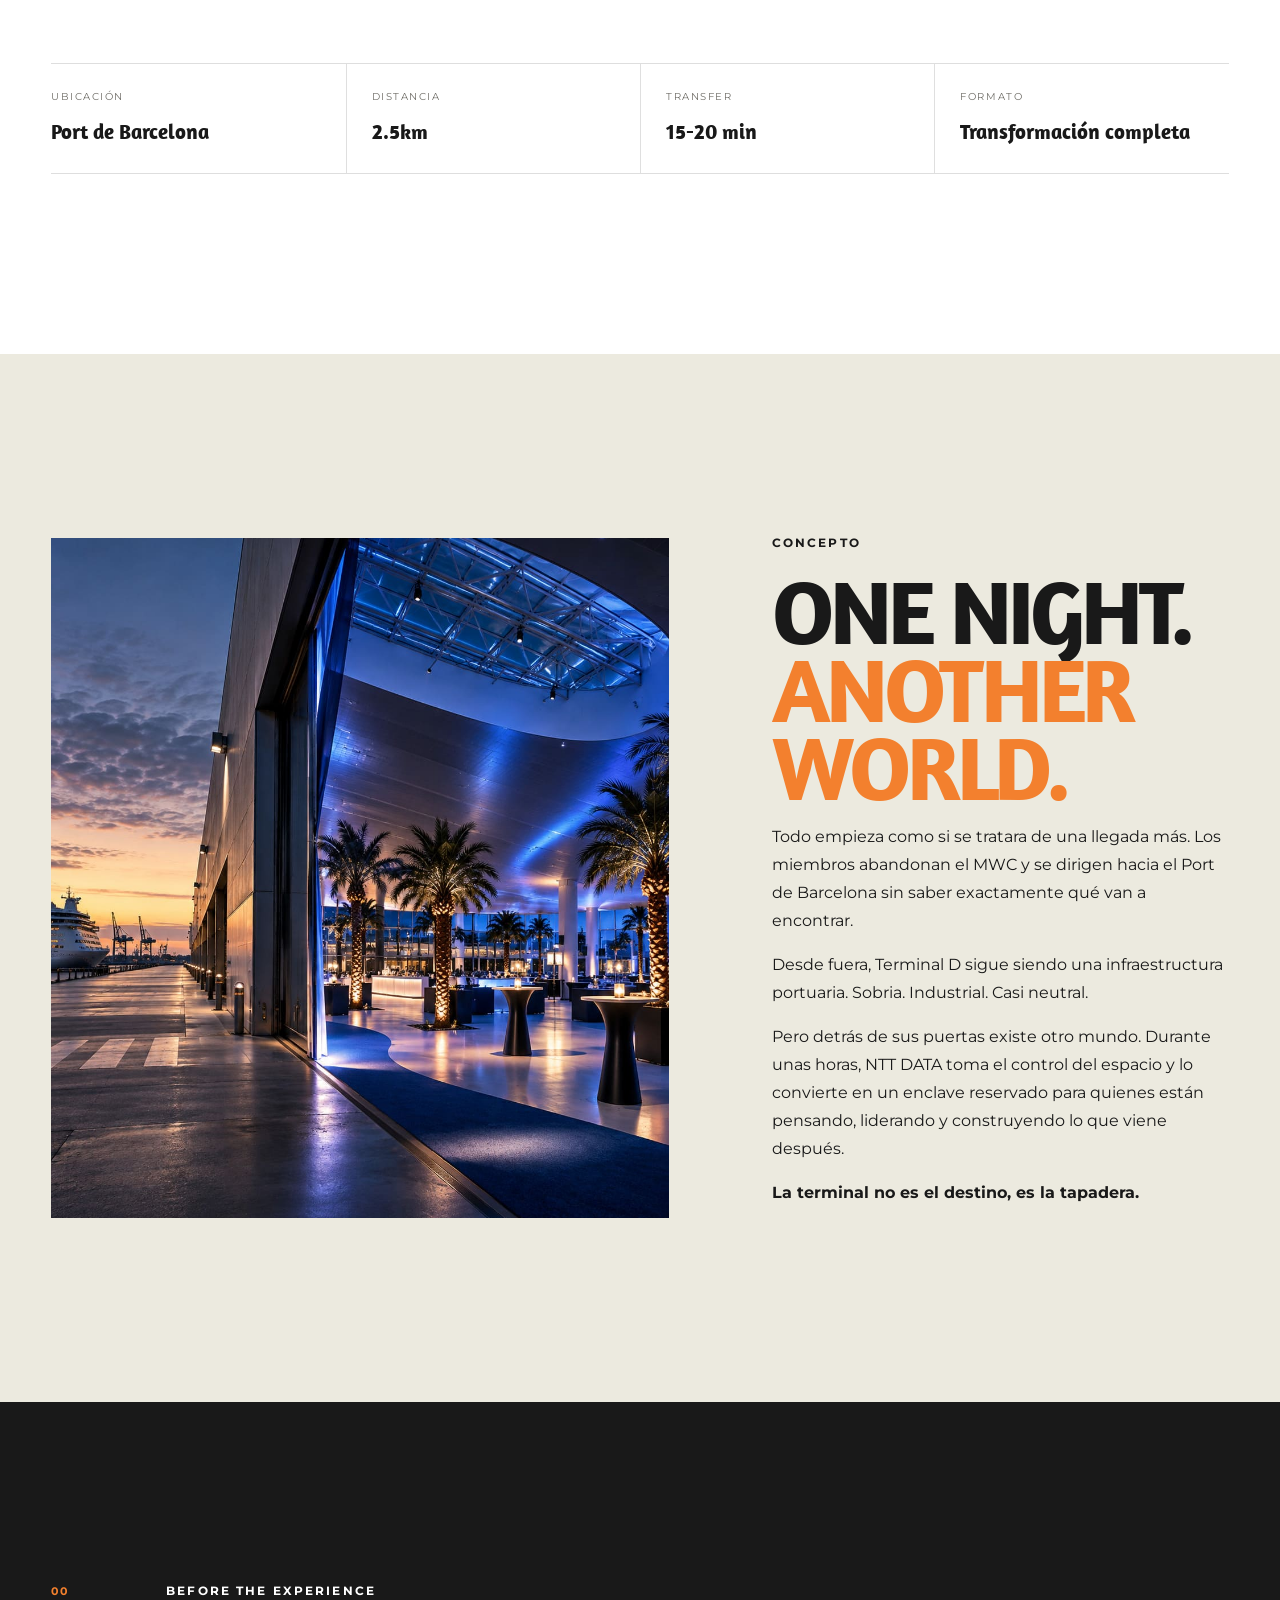
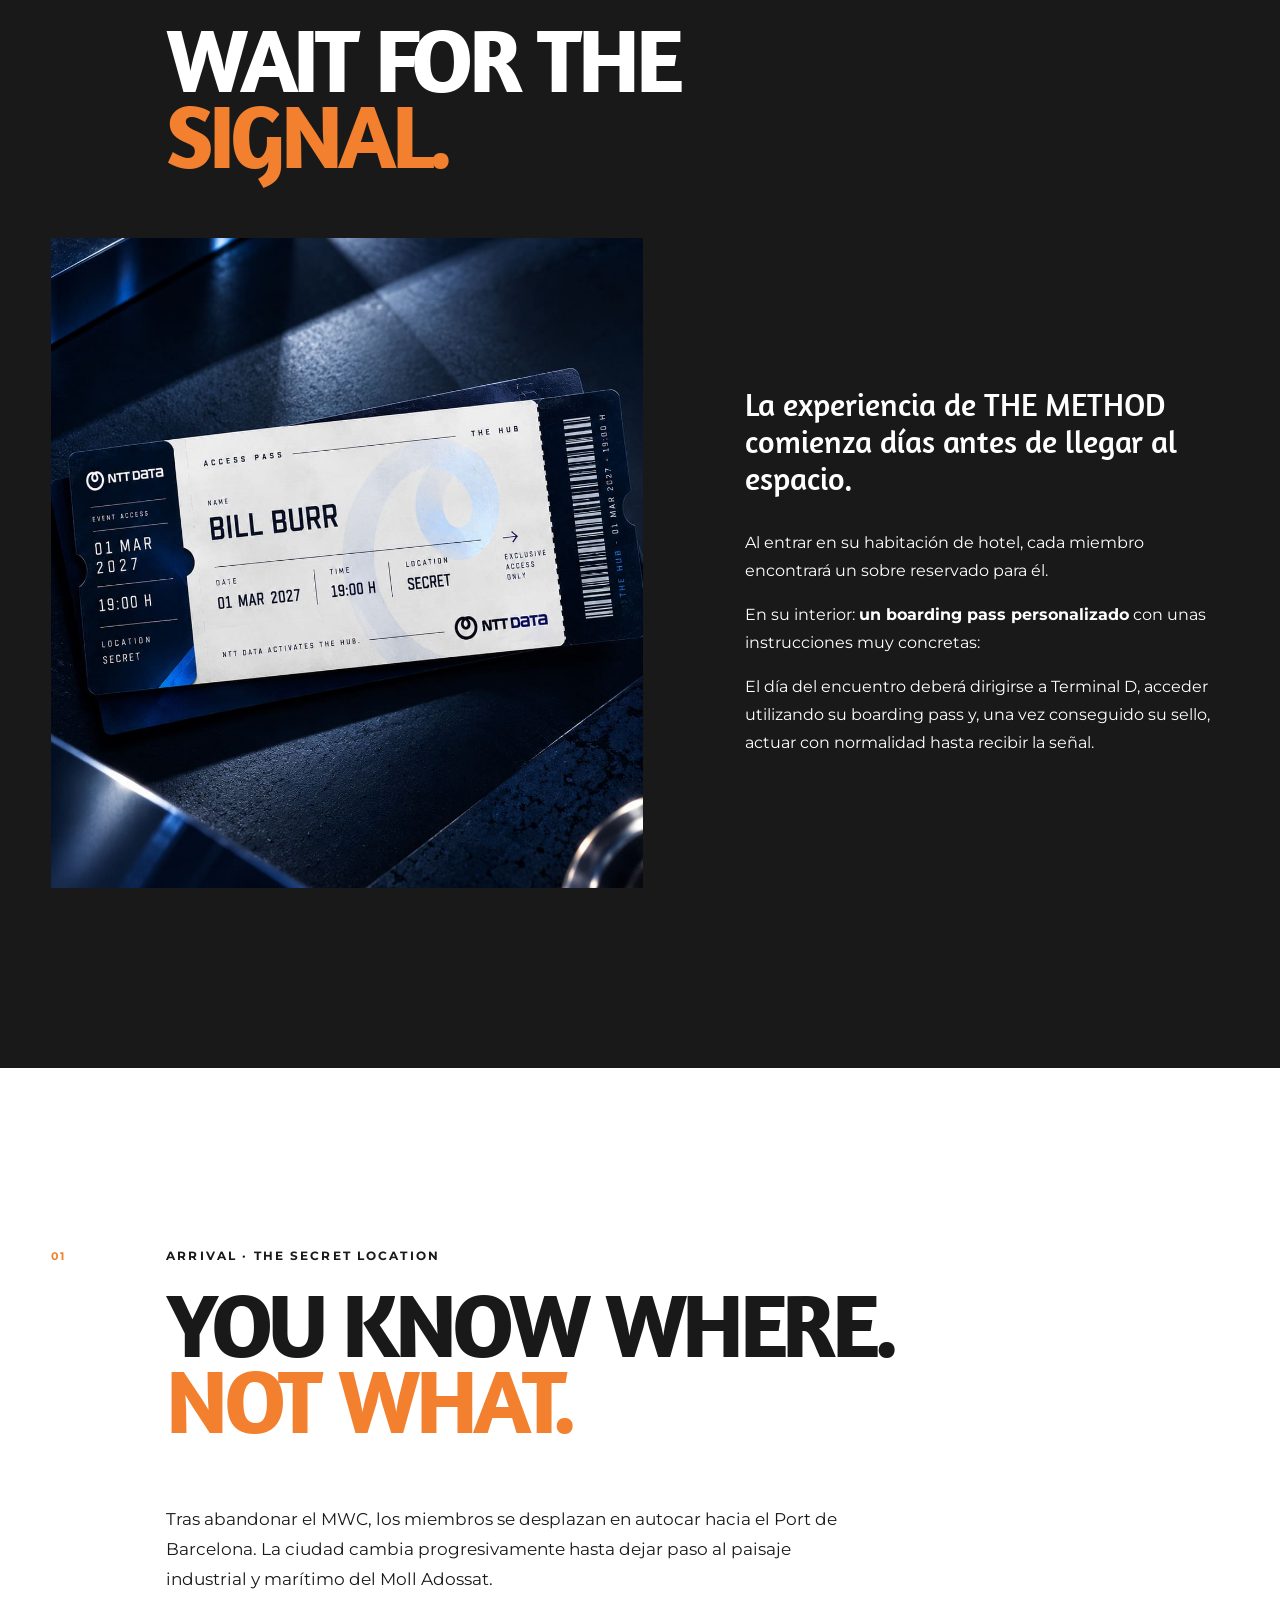
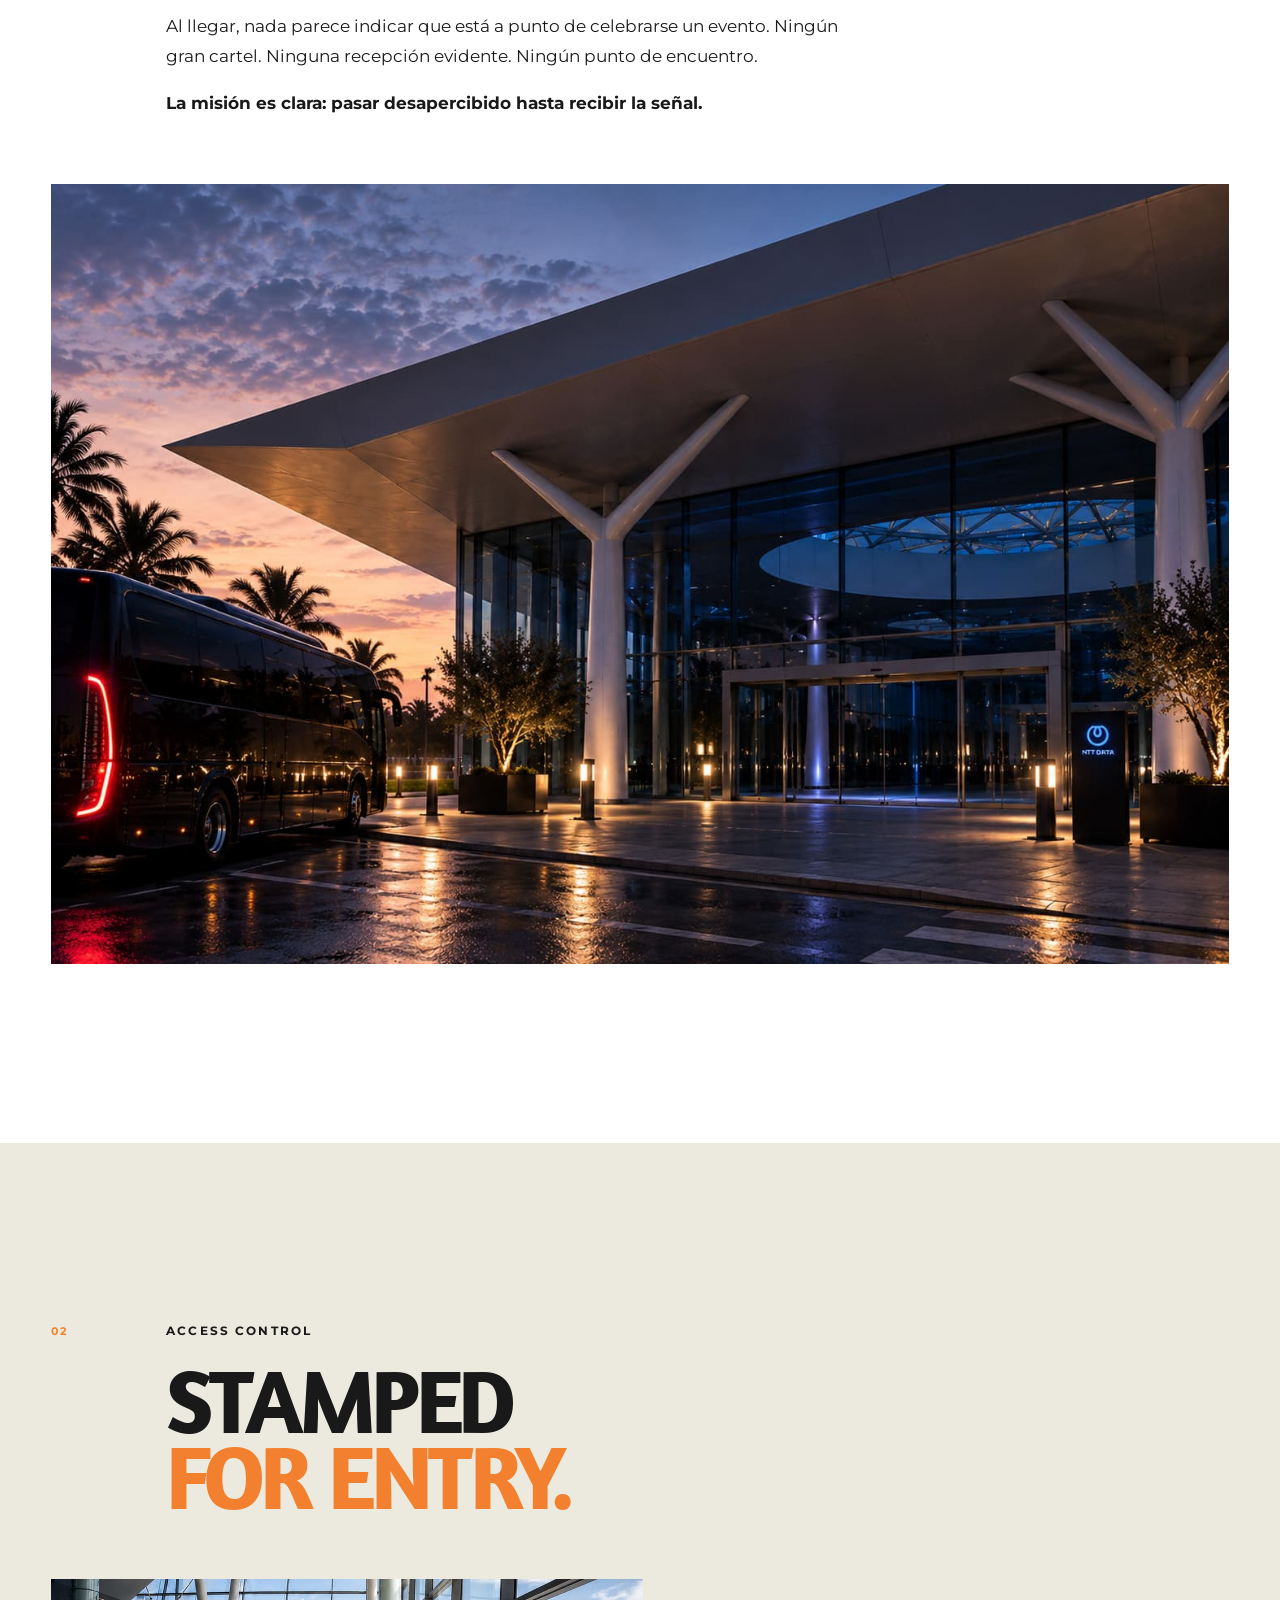
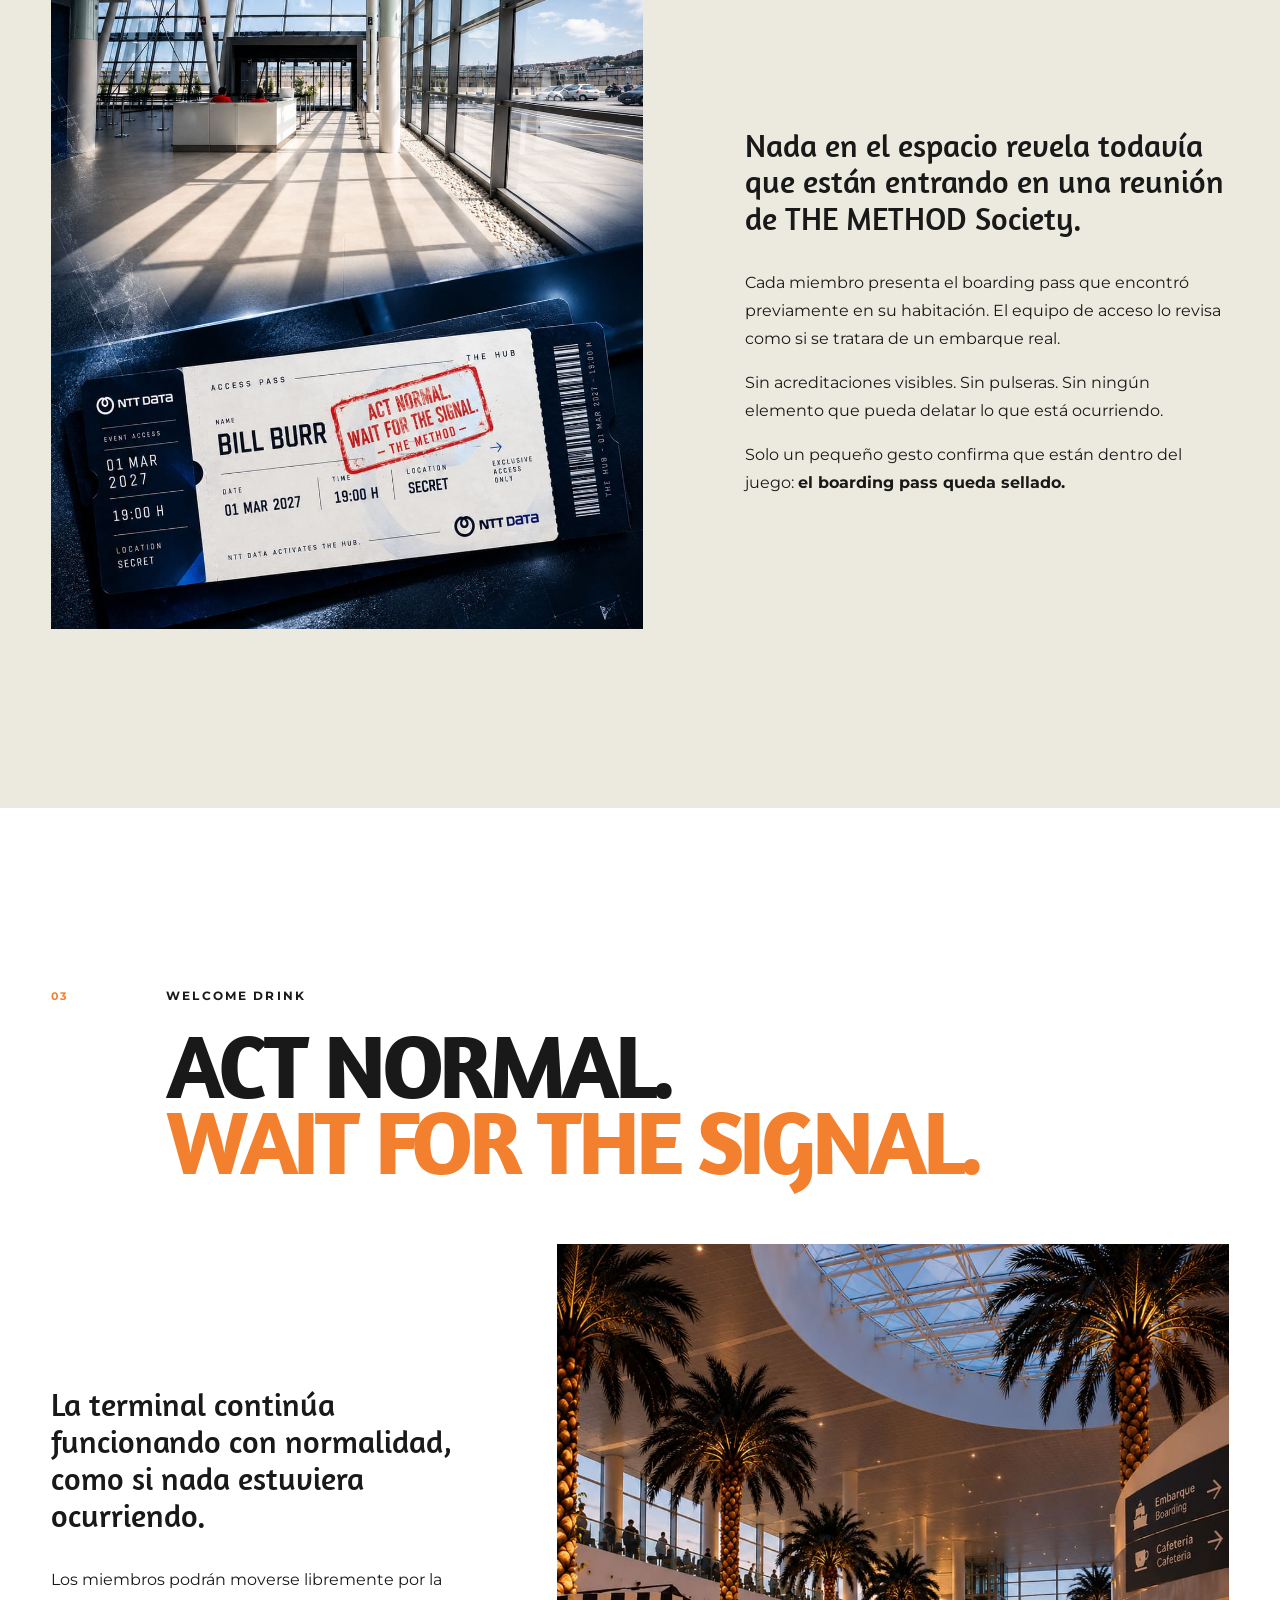
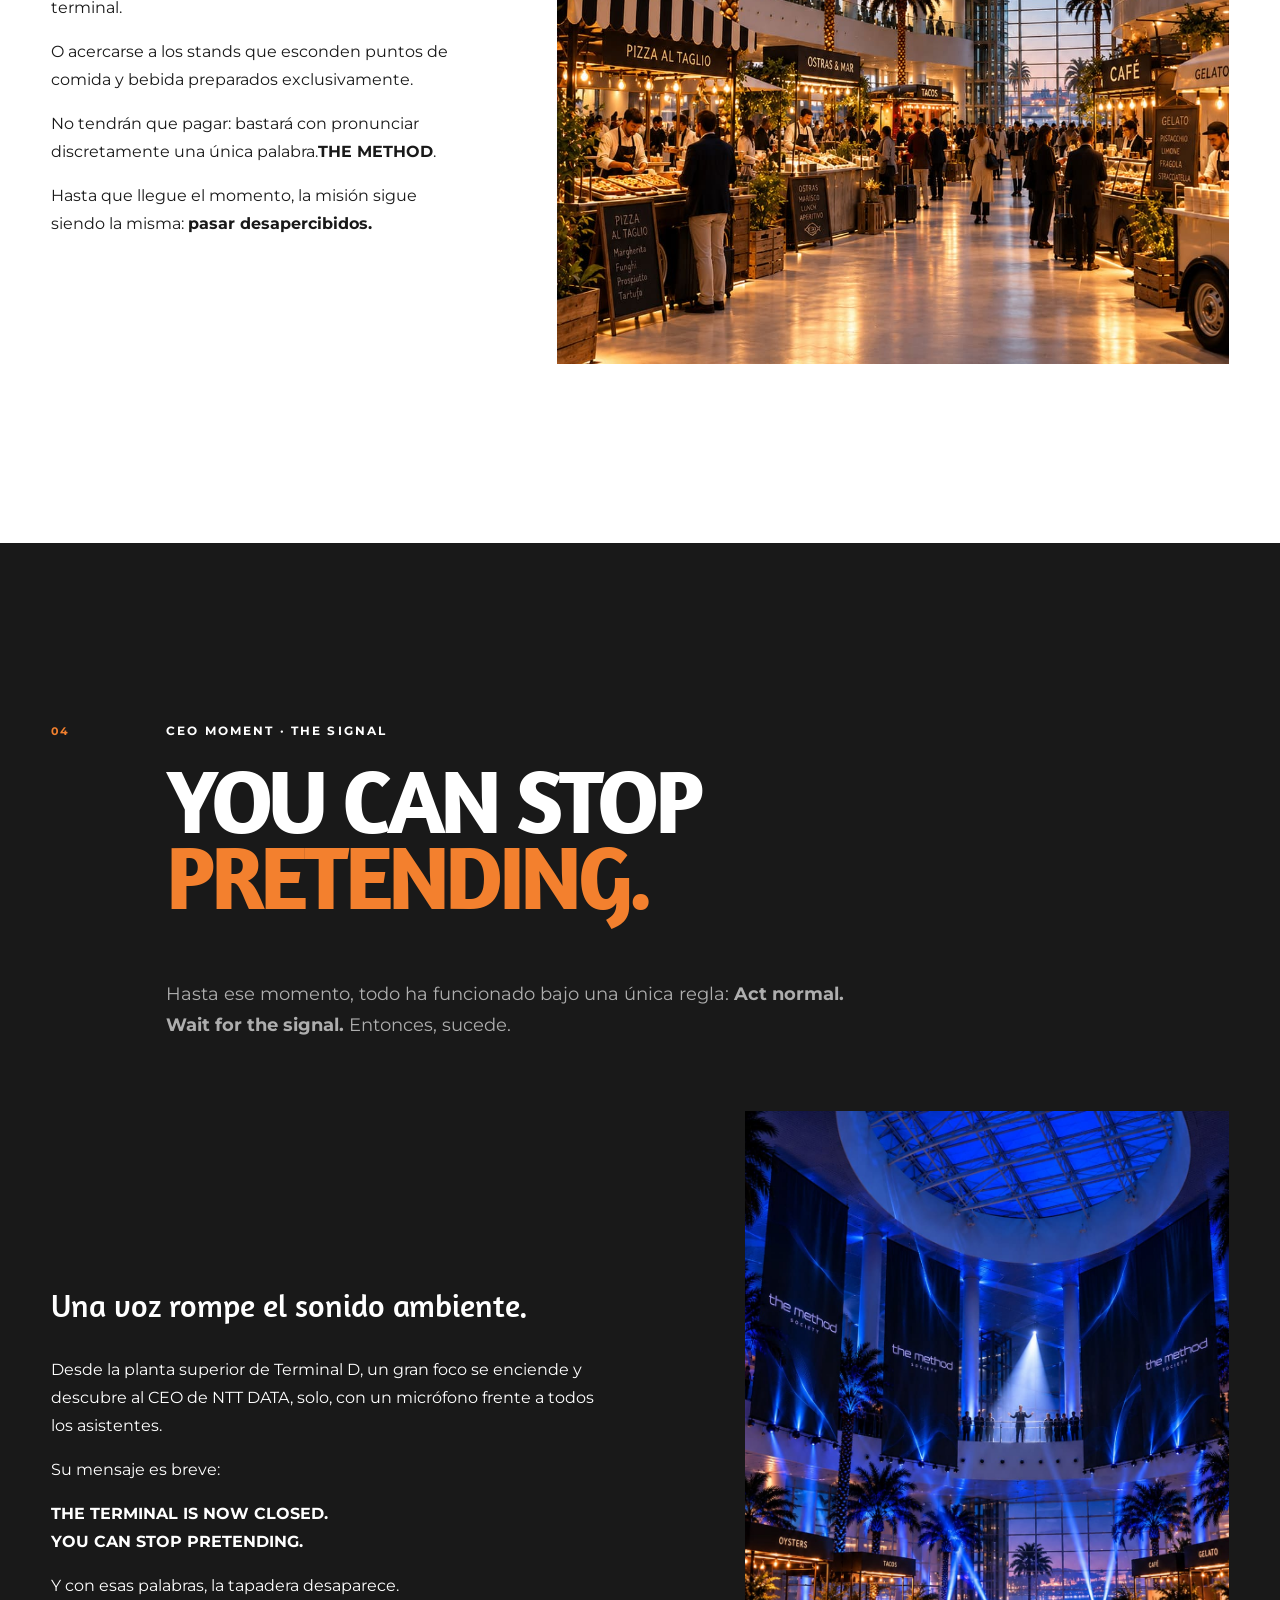
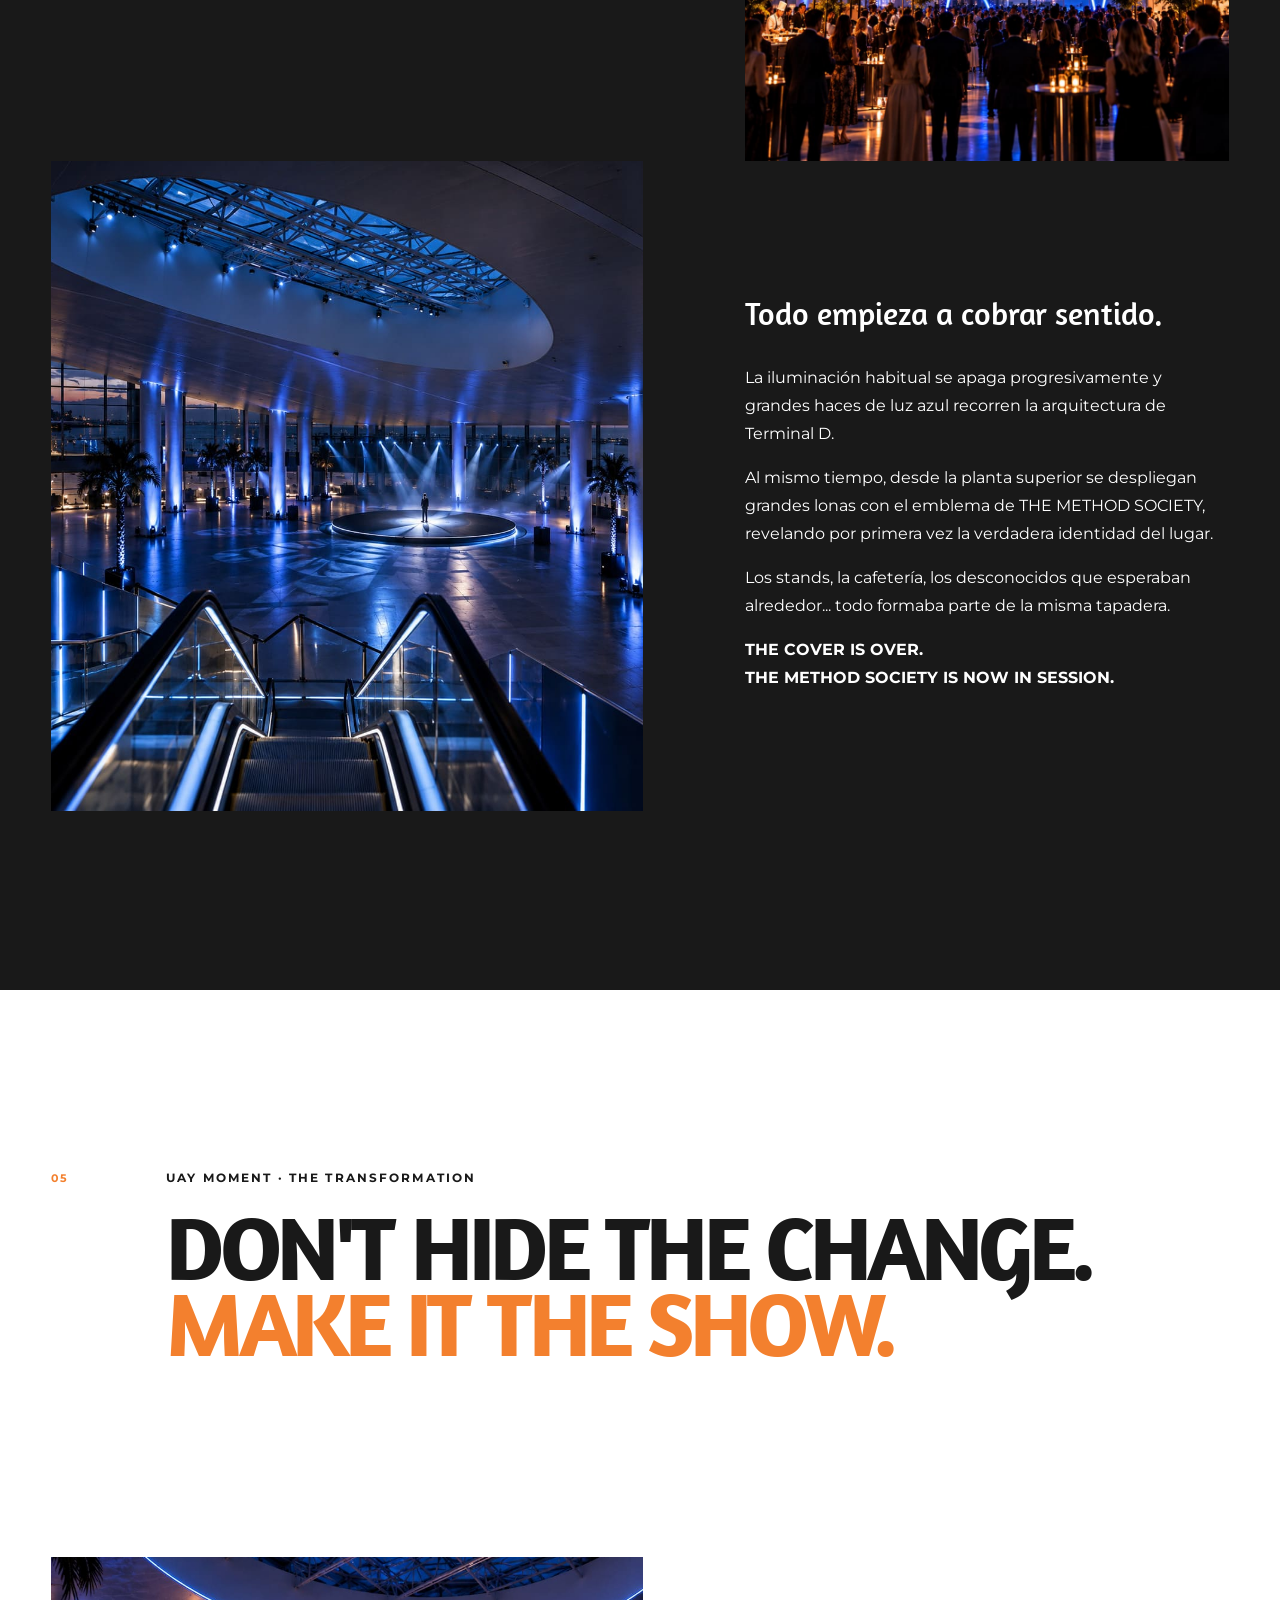
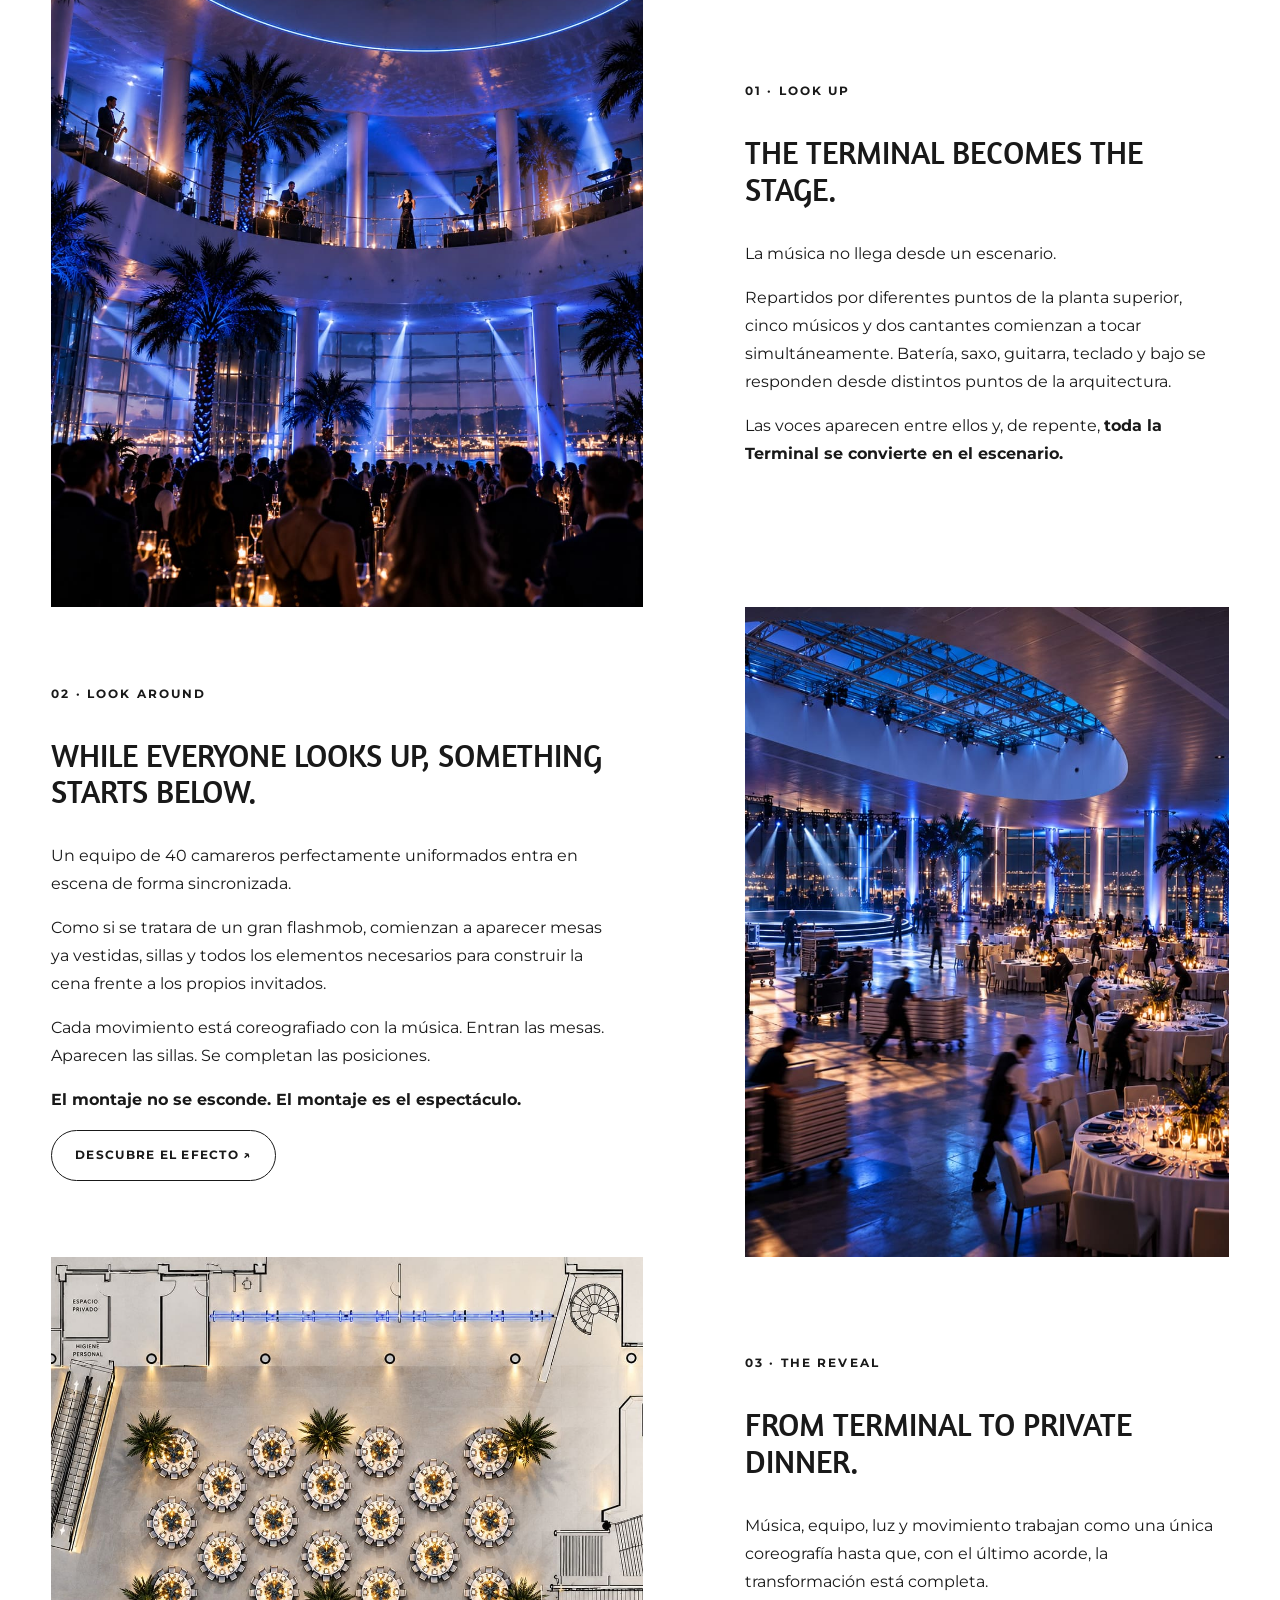
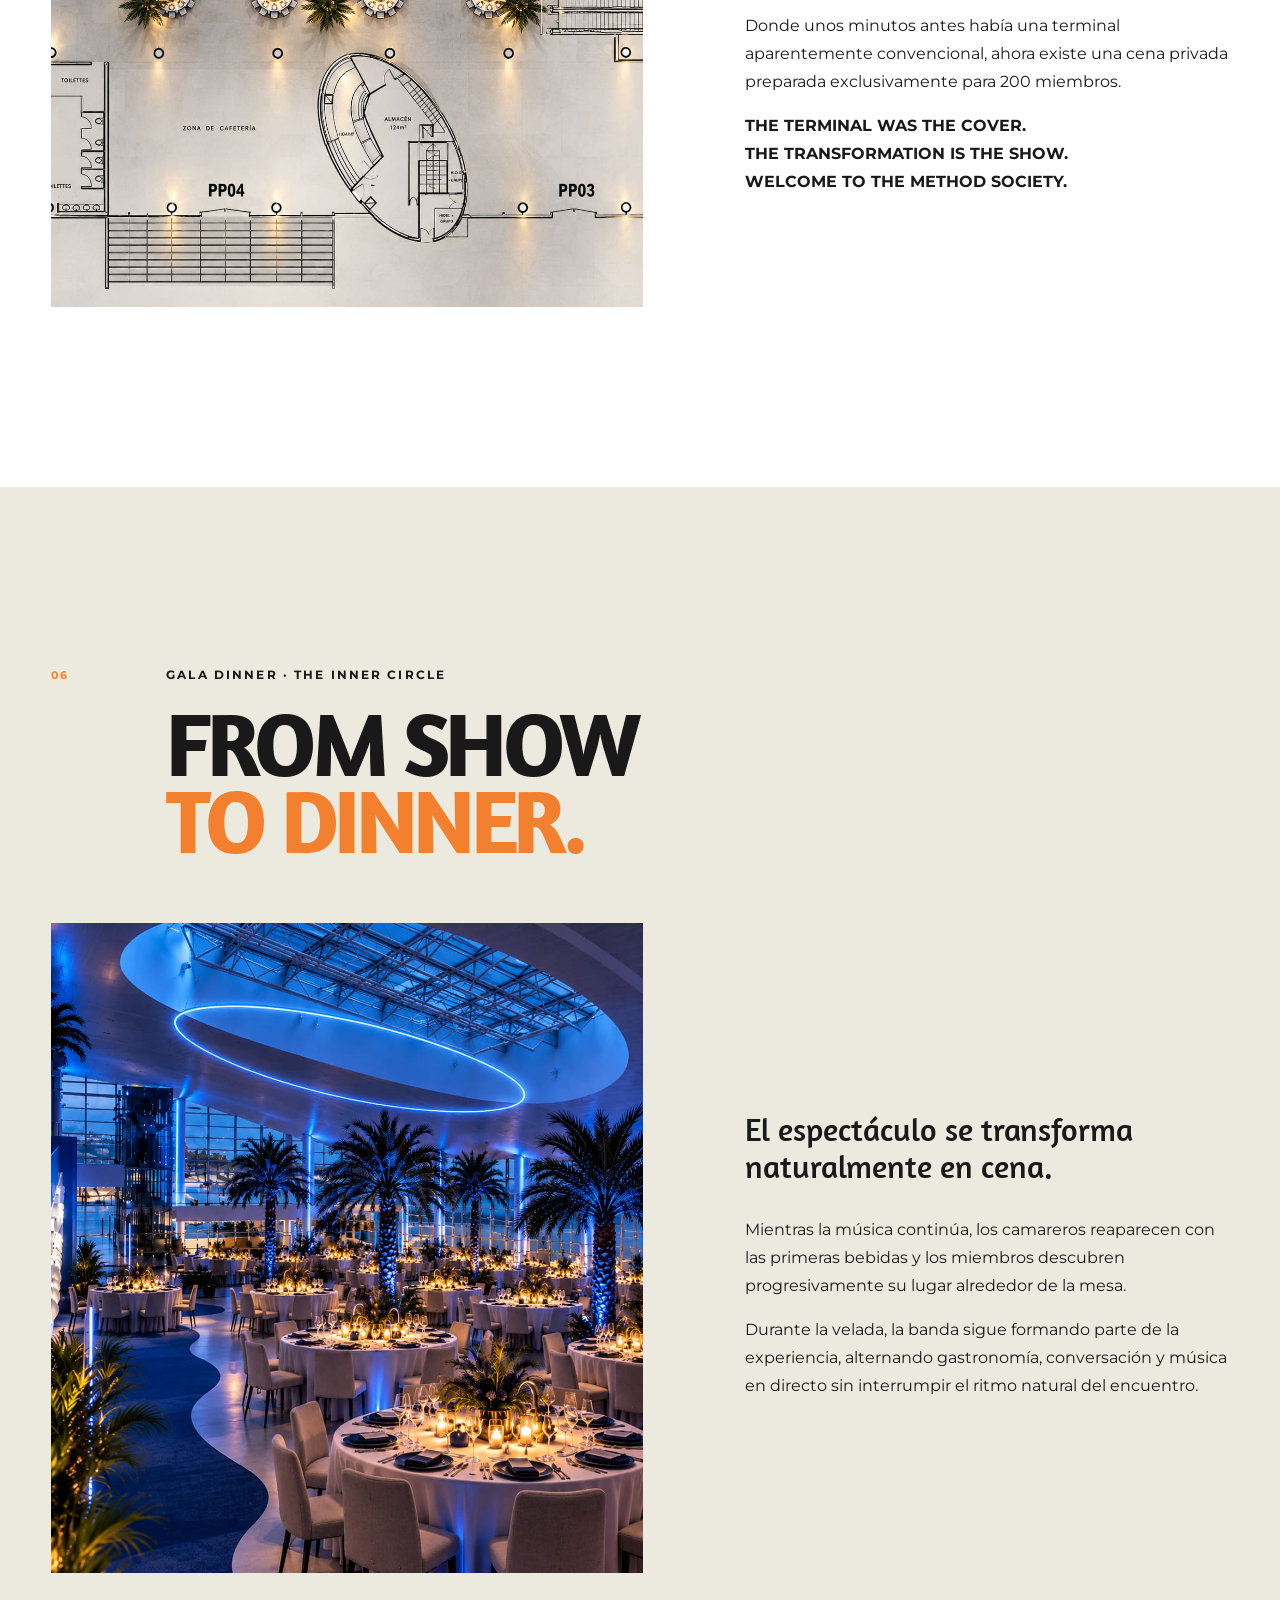
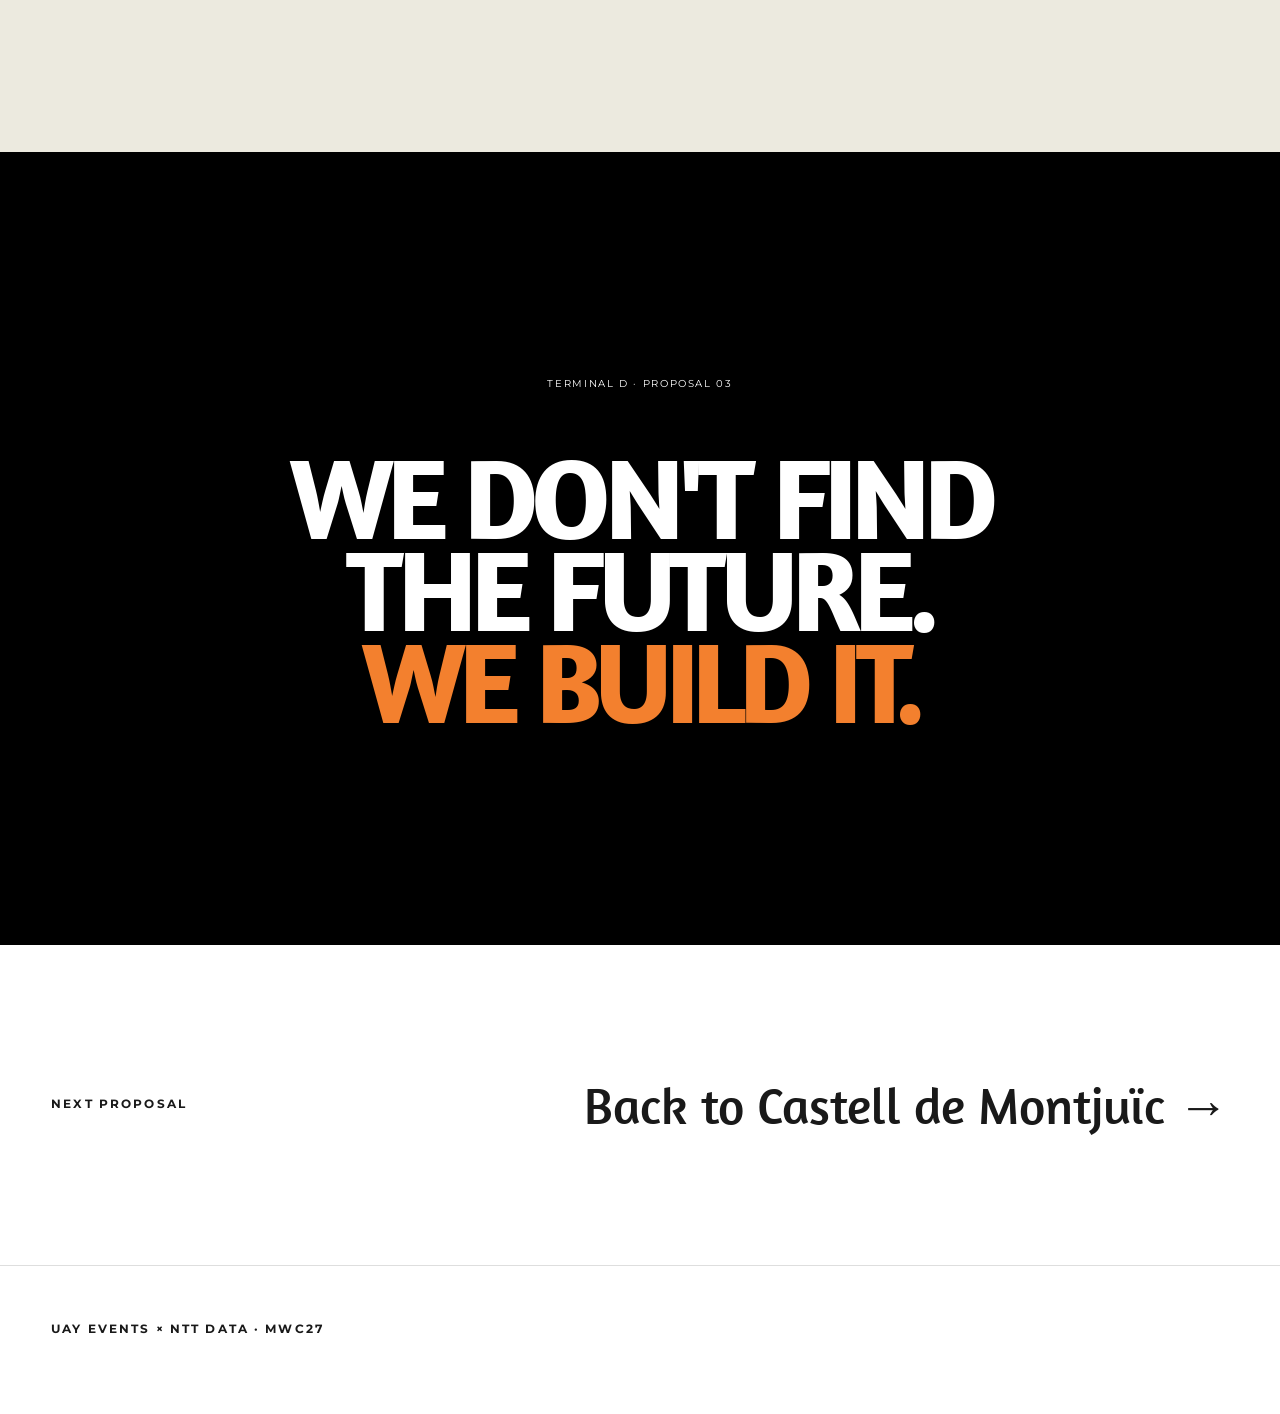
<file: propuestas/terminal-d.html>
<!doctype html>

<html lang="es">

<head>

  <meta charset="utf-8">

  <meta name="viewport" content="width=device-width,initial-scale=1">

  <title>Terminal D · THE METHOD</title>

  <link rel="icon" type="image/svg+xml" href="../assets/images/favicon-UAY-Events.svg">

  <link rel="stylesheet" href="../css/base.css">

  <link rel="stylesheet" href="../css/components.css">

  <link rel="stylesheet" href="../css/pages/propuesta.css">

</head>


<body data-root="..">


<div data-site-header></div>


<main>


<!-- HERO -->

<section class="venue-hero">

  <img
    class="venue-hero__image"
    src="../assets/images/propuestas/terminal/hero.jpg"
    alt="Terminal D · Port de Barcelona"
  >


  <div class="venue-hero__inner">

    <div class="container reveal">


      <p class="eyebrow">Proposal 03 · Industrial × transformation</p>


      <h1 class="venue-hero__title">
        TERMINAL D<br>PORT DE BARCELONA
      </h1>


      <p class="venue-hero__claim">
        THIS ISN'T A VENUE.<br>
        IT'S A BLANK CANVAS.
      </p>


    </div>

  </div>

</section>



<!-- INTRO -->

<section class="venue-opening">

  <div class="container">


    <div class="venue-opening__grid">


      <div class="venue-opening__title reveal">

        <p class="eyebrow">Why this place</p>


        <h2>
          NOTHING IS GIVEN.<br>
          <span class="orange">EVERYTHING IS POSSIBLE.</span>
        </h2>

      </div>


      <div class="venue-opening__copy reveal">

        <p class="lead">
          Terminal D nos permite hacer algo que ningún otro venue puede ofrecer: construir THE METHOD prácticamente desde cero.
        </p>


        <p>
          Una infraestructura portuaria de gran escala, industrial y aparentemente neutral se transforma, durante una sola noche, en el club secreto de los líderes del futuro.
        </p>


        <p>
          Su ubicación en el Port, la escala del espacio y su enorme versatilidad nos permiten controlar el recorrido, la luz, el sonido, la tecnología y cada transición de la experiencia.
        </p>

      </div>


    </div>



    <div class="venue-facts reveal">


      <div class="venue-fact">

        <span>Ubicación</span>

        <strong>Port de Barcelona</strong>

      </div>


      <div class="venue-fact">

        <span>Distancia</span>

        <strong>2.5km</strong>

      </div>


      <div class="venue-fact">

        <span>Transfer</span>

        <strong>15-20 min</strong>

      </div>


      <div class="venue-fact">

        <span>Formato</span>

        <strong>Transformación completa</strong>

      </div>


    </div>


  </div>

</section>



<!-- CONCEPT -->

<section class="venue-concept">


  <div class="container">


    <div class="venue-concept__grid">


      <div class="venue-concept__image reveal">

        <img
          src="../assets/images/propuestas/terminal/concept.jpg"
          alt="THE METHOD · Terminal D"
        >

      </div>


      <div class="venue-concept__copy reveal">


        <p class="eyebrow">Concepto</p>


        <h2>
          ONE NIGHT.<br>
          <span class="orange">ANOTHER WORLD.</span>
        </h2>


        <p>
          Todo empieza como si se tratara de una llegada más. Los miembros abandonan el MWC y se dirigen hacia el Port de Barcelona sin saber exactamente qué van a encontrar.
        </p>


        <p>
          Desde fuera, Terminal D sigue siendo una infraestructura portuaria. Sobria. Industrial. Casi neutral.
        </p>


        <p>
          Pero detrás de sus puertas existe otro mundo. Durante unas horas, NTT DATA toma el control del espacio y lo convierte en un enclave reservado para quienes están pensando, liderando y construyendo lo que viene después.
        </p>

        <p><strong>La terminal no es el destino, es la tapadera.</strong></p>


      </div>


    </div>


  </div>


</section>

<!-- 00 PREVIA -->
 <section class="experience-chapter experience-chapter--black">

  <div class="container">

    <div class="experience-chapter__heading reveal">

      <span class="experience-chapter__number">00</span>

      <div>
        <p class="eyebrow">Before the experience</p>

        <h2>
          WAIT FOR THE<br>
          <span>SIGNAL.</span>
        </h2>
      </div>

    </div>


    <div class="experience-split">

      <div class="experience-visual reveal">
        <img
          src="../assets/images/propuestas/terminal/previa.jpg"
          alt="Private invitation · THE METHOD SOCIETY"
        >
      </div>


      <div class="experience-split__copy reveal">

        <p class="lead">
          La experiencia de THE METHOD comienza días antes de llegar al espacio.
        </p>

        <p>Al entrar en su habitación de hotel, cada miembro encontrará un sobre reservado para él. </p>

        <p>En su interior: <strong>un boarding pass personalizado</strong> con unas instrucciones muy concretas:</p>
        
        <p>El día del encuentro deberá dirigirse a Terminal D, acceder utilizando su boarding pass y, una vez conseguido su sello, 
          actuar con normalidad hasta recibir la señal. 
        </p>

      </div>

    </div>

  </div>

</section>



<!-- 01 ARRIVAL -->

<section class="experience-chapter">


  <div class="container">


    <div class="experience-chapter__heading reveal">

      <span class="experience-chapter__number">01</span>


      <div>

        <p class="eyebrow">Arrival · The secret location</p>

        <h2>
          YOU KNOW WHERE.<br>
          <span>NOT WHAT.</span>
        </h2>

      </div>

    </div>


    <div class="experience-chapter__copy reveal">

      <p>
        Tras abandonar el MWC, los miembros se desplazan en autocar hacia el Port de Barcelona. La ciudad cambia progresivamente hasta dejar paso al paisaje industrial y marítimo del Moll Adossat.
      </p>


      <p>
        Al llegar, nada parece indicar que está a punto de celebrarse un evento. Ningún gran cartel. Ninguna recepción evidente. Ningún punto de encuentro.
      </p>


      <p>
        <strong>La misión es clara: pasar desapercibido hasta recibir la señal.</strong>
      </p>

    </div>


    <figure class="experience-visual experience-visual--hero reveal">

      <img
        src="../assets/images/propuestas/terminal/arrival.jpg"
        alt="Llegada a Terminal D · THE METHOD"
      >

    </figure>


  </div>


</section>



<!-- 02 ACCESS -->

<section class="experience-chapter experience-chapter--soft">


  <div class="container">


    <div class="experience-chapter__heading reveal">

      <span class="experience-chapter__number">02</span>


      <div>

        <p class="eyebrow">Access control</p>

        <h2>
          STAMPED<br>
          <span>FOR ENTRY.</span>
        </h2>

      </div>

    </div>


    <div class="experience-split">


      <div class="experience-visual reveal">

        <img
          src="../assets/images/propuestas/terminal/access.jpg"
          alt="Control de acceso a THE METHOD"
        >

      </div>


      <div class="experience-split__copy reveal">


        <p class="lead">
          Nada en el espacio revela todavía que están entrando en una reunión de THE METHOD Society.
        </p>


        <p>Cada miembro presenta el boarding pass que encontró previamente en su habitación.
          El equipo de acceso lo revisa como si se tratara de un embarque real.
        </p>


        <p>
          Sin acreditaciones visibles. Sin pulseras. Sin ningún elemento que pueda
          delatar lo que está ocurriendo.
        </p>


        <p>
          Solo un pequeño gesto confirma que están dentro del juego:
          <strong>el boarding pass queda sellado.</strong>
        </p>


      </div>


    </div>


  </div>


</section>



<!-- 04 WELCOME -->

<section class="experience-chapter">


  <div class="container">


    <div class="experience-chapter__heading reveal">

      <span class="experience-chapter__number">03</span>


      <div>

        <p class="eyebrow">Welcome drink</p>

        <h2>
          ACT NORMAL.<br>
          <span>WAIT FOR THE SIGNAL.</span>
        </h2>

      </div>

    </div>



    <div class="experience-editorial">


      <div class="experience-editorial__copy reveal">


        <p class="lead">
            La terminal continúa funcionando con normalidad, como si nada estuviera ocurriendo. 
        </p>


        <p>Los miembros podrán moverse libremente por la terminal.</p>


        <p>O acercarse a los stands  que esconden puntos de comida
          y bebida preparados exclusivamente.</p>
        
        <p>No tendrán que pagar: bastará con pronunciar discretamente una única palabra.<strong>THE METHOD</strong>.</p>

        <p>Hasta que llegue el momento, la misión sigue siendo la misma:
          <strong>pasar desapercibidos.</strong></p>


      </div>


      <figure class="experience-visual reveal">

        <img
          src="../assets/images/propuestas/terminal/welcome.jpg"
          alt="The Reveal · Terminal D"
        >

      </figure>


    </div>


  </div>


</section>



<!-- 04 CEO MOMENT / THE REVEAL -->

<section class="experience-chapter experience-chapter--black">

  <div class="container">

    <div class="experience-chapter__heading reveal">

      <span class="experience-chapter__number">04</span>

      <div>
        <p class="eyebrow">CEO moment · The signal</p>

        <h2>
          YOU CAN STOP<br>
          <span>PRETENDING.</span>
        </h2>
      </div>

    </div>


    <p class="experience-chapter__intro reveal">
      Hasta ese momento, todo ha funcionado bajo una única regla:
      <strong>Act normal. Wait for the signal.</strong>
      Entonces, sucede.
    </p>


    <div class="experience-split experience-split--reverse">

      <div class="experience-visual reveal">
        <img
          src="../assets/images/propuestas/terminal/ceo-moment.jpg"
          alt="CEO Moment · Terminal D"
        >
      </div>


      <div class="experience-split__copy reveal">

        <p class="lead">
          Una voz rompe el sonido ambiente.
        </p>

        <p>
          Desde la planta superior de Terminal D, un gran foco se enciende
          y descubre al CEO de NTT DATA, solo, con un micrófono frente
          a todos los asistentes.
        </p>

        <p>
          Su mensaje es breve:
        </p>

        <p>
          <strong>
            THE TERMINAL IS NOW CLOSED.<br>
            YOU CAN STOP PRETENDING.
          </strong>
        </p>

        <p>
          Y con esas palabras, la tapadera desaparece.
        </p>

      </div>

    </div>


    <div class="experience-split">

      <div class="experience-visual reveal">
        <img
          src="../assets/images/propuestas/terminal/reveal.jpg"
          alt="The Method Society reveal · Terminal D"
        >
      </div>


      <div class="experience-split__copy reveal">

        <p class="lead">
          Todo empieza a cobrar sentido.
        </p>

        <p>
          La iluminación habitual se apaga progresivamente y grandes haces
          de luz azul recorren la arquitectura de Terminal D.
        </p>

        <p>
          Al mismo tiempo, desde la planta superior se despliegan grandes
          lonas con el emblema de THE METHOD SOCIETY, revelando por primera
          vez la verdadera identidad del lugar.
        </p>

        <p>
          Los stands, la cafetería, los desconocidos que esperaban alrededor...
          todo formaba parte de la misma tapadera.
        </p>

        <p>
          <strong>
            THE COVER IS OVER.<br>
            THE METHOD SOCIETY IS NOW IN SESSION.
          </strong>
        </p>

      </div>

    </div>

  </div>

</section>



<!-- 05 UAY MOMENT / TRANSFORMATION -->

<section class="experience-chapter">

  <div class="container">

    <div class="experience-chapter__heading reveal">

      <span class="experience-chapter__number">05</span>

      <div>
        <p class="eyebrow">UAY Moment · The transformation</p>

        <h2>
          DON'T HIDE THE CHANGE.<br>
          <span>MAKE IT THE SHOW.</span>
        </h2>
      </div>

    </div>


    <p class="experience-chapter__intro reveal">
      El CEO termina su intervención. Durante unos segundos, silencio.
      <strong>Y entonces, empieza la música.</strong>
    </p>


    <!-- MUSIC -->

    <div class="experience-split">

      <div class="experience-visual reveal">
        <img
          src="../assets/images/propuestas/terminal/music.jpg"
          alt="Live music · THE METHOD SOCIETY"
        >
      </div>


      <div class="experience-split__copy reveal">

        <p class="eyebrow">01 · Look up</p>

        <p class="lead">
          THE TERMINAL BECOMES THE STAGE.
        </p>

        <p>
          La música no llega desde un escenario.
        </p>

        <p>
          Repartidos por diferentes puntos de la planta superior,
          cinco músicos y dos cantantes comienzan a tocar simultáneamente.
          Batería, saxo, guitarra, teclado y bajo se responden desde
          distintos puntos de la arquitectura.
        </p>

        <p>
          Las voces aparecen entre ellos y, de repente,
          <strong>toda la Terminal se convierte en el escenario.</strong>
        </p>

      </div>

    </div>


    <!-- TRANSFORMATION -->

    <div class="experience-split experience-split--reverse">

      <div class="experience-visual reveal">
        <img
          src="../assets/images/propuestas/terminal/transformation-01.jpg"
          alt="Transformación coreografiada · Terminal D"
        >
      </div>


      <div class="experience-split__copy reveal">

        <p class="eyebrow">02 · Look around</p>

        <p class="lead">
          WHILE EVERYONE LOOKS UP, SOMETHING STARTS BELOW.
        </p>

        <p>
          Un equipo de 40 camareros perfectamente uniformados entra
          en escena de forma sincronizada.
        </p>

        <p>
          Como si se tratara de un gran flashmob, comienzan a aparecer
          mesas ya vestidas, sillas y todos los elementos necesarios
          para construir la cena frente a los propios invitados.
        </p>

        <p>
          Cada movimiento está coreografiado con la música.
          Entran las mesas. Aparecen las sillas. Se completan las posiciones.
        </p>

        <p>
          <strong>
            El montaje no se esconde. El montaje es el espectáculo.
          </strong>
        </p>

              <a
        href="https://www.youtube.com/watch?v=vhtezJ-2xNE"
        target="_blank"
        rel="noopener noreferrer"
        class="btn btn--outline"
      >
        DESCUBRE EL EFECTO ↗
      </a>

      </div>

    </div>


    <!-- FINAL TRANSFORMATION -->

    <div class="experience-split">

      <div class="experience-visual reveal">
        <img
          src="../assets/images/propuestas/terminal/transformation-02.jpg"
          alt="Gala Dinner transformada · Terminal D"
        >
      </div>


      <div class="experience-split__copy reveal">

        <p class="eyebrow">03 · The reveal</p>

        <p class="lead">
          FROM TERMINAL TO PRIVATE DINNER.
        </p>

        <p>
          Música, equipo, luz y movimiento trabajan como una única
          coreografía hasta que, con el último acorde,
          la transformación está completa.
        </p>

        <p>
          Donde unos minutos antes había una terminal aparentemente
          convencional, ahora existe una cena privada preparada
          exclusivamente para 200 miembros.
        </p>

        <p>
          <strong>
            THE TERMINAL WAS THE COVER.<br>
            THE TRANSFORMATION IS THE SHOW.<br>
            WELCOME TO THE METHOD SOCIETY.
          </strong>
        </p>

      </div>

    </div>

  </div>

</section>



<!-- 06 GALA DINNER -->

<section class="experience-chapter experience-chapter--soft">

  <div class="container">

    <div class="experience-chapter__heading reveal">

      <span class="experience-chapter__number">06</span>

      <div>
        <p class="eyebrow">Gala Dinner · The inner circle</p>

        <h2>
          FROM SHOW<br>
          <span>TO DINNER.</span>
        </h2>
      </div>

    </div>


    <div class="experience-split">

      <div class="experience-visual reveal">

        <img
          src="../assets/images/propuestas/terminal/gala-dinner.jpg"
          alt="Gala Dinner · THE METHOD SOCIETY · Terminal D"
        >

      </div>


      <div class="experience-split__copy reveal">

        <p class="lead">
          El espectáculo se transforma naturalmente en cena.
        </p>

        <p>
          Mientras la música continúa, los camareros reaparecen con las primeras bebidas
          y los miembros descubren progresivamente su lugar alrededor de la mesa.
        </p>

        <p>
          Durante la velada, la banda sigue formando parte de la experiencia,
          alternando gastronomía, conversación y música en directo sin interrumpir
          el ritmo natural del encuentro.
        </p>

      </div>

    </div>

  </div>

</section>




<!-- FINAL -->

<section class="venue-closing">


  <div class="container reveal">


    <span>TERMINAL D · PROPOSAL 03</span>


    <h2>
      WE DON'T FIND<br>
      THE FUTURE.<br>
      <strong>WE BUILD IT.</strong>
    </h2>


  </div>


</section>



<!-- NEXT -->

<section class="section--compact">


  <div class="container next-venue">


    <p class="eyebrow">Next proposal</p>


    <a href="castell-montjuic.html">
      Back to Castell de Montjuïc →
    </a>


  </div>


</section>


</main>


<div data-site-footer></div>


<script src="../js/components.js"></script>

<script src="../js/main.js"></script>


</body>

</html>
</file>
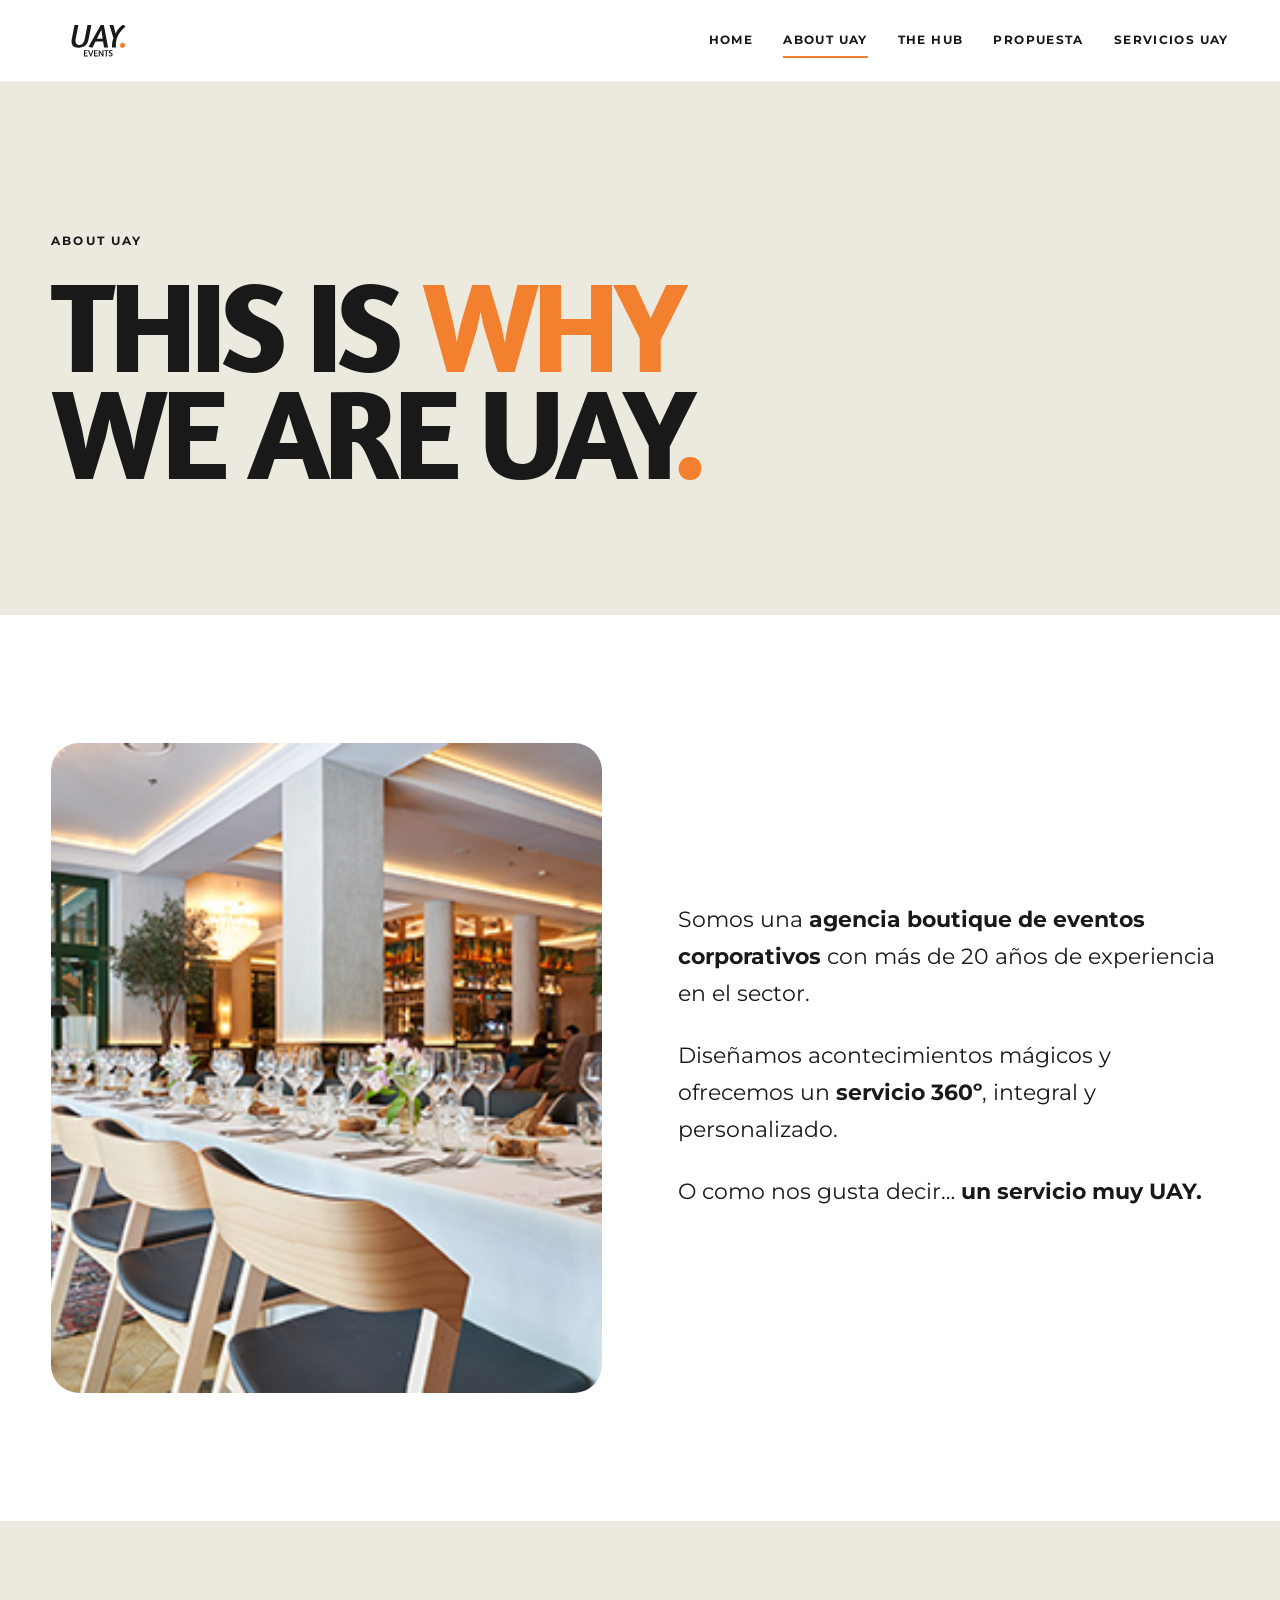
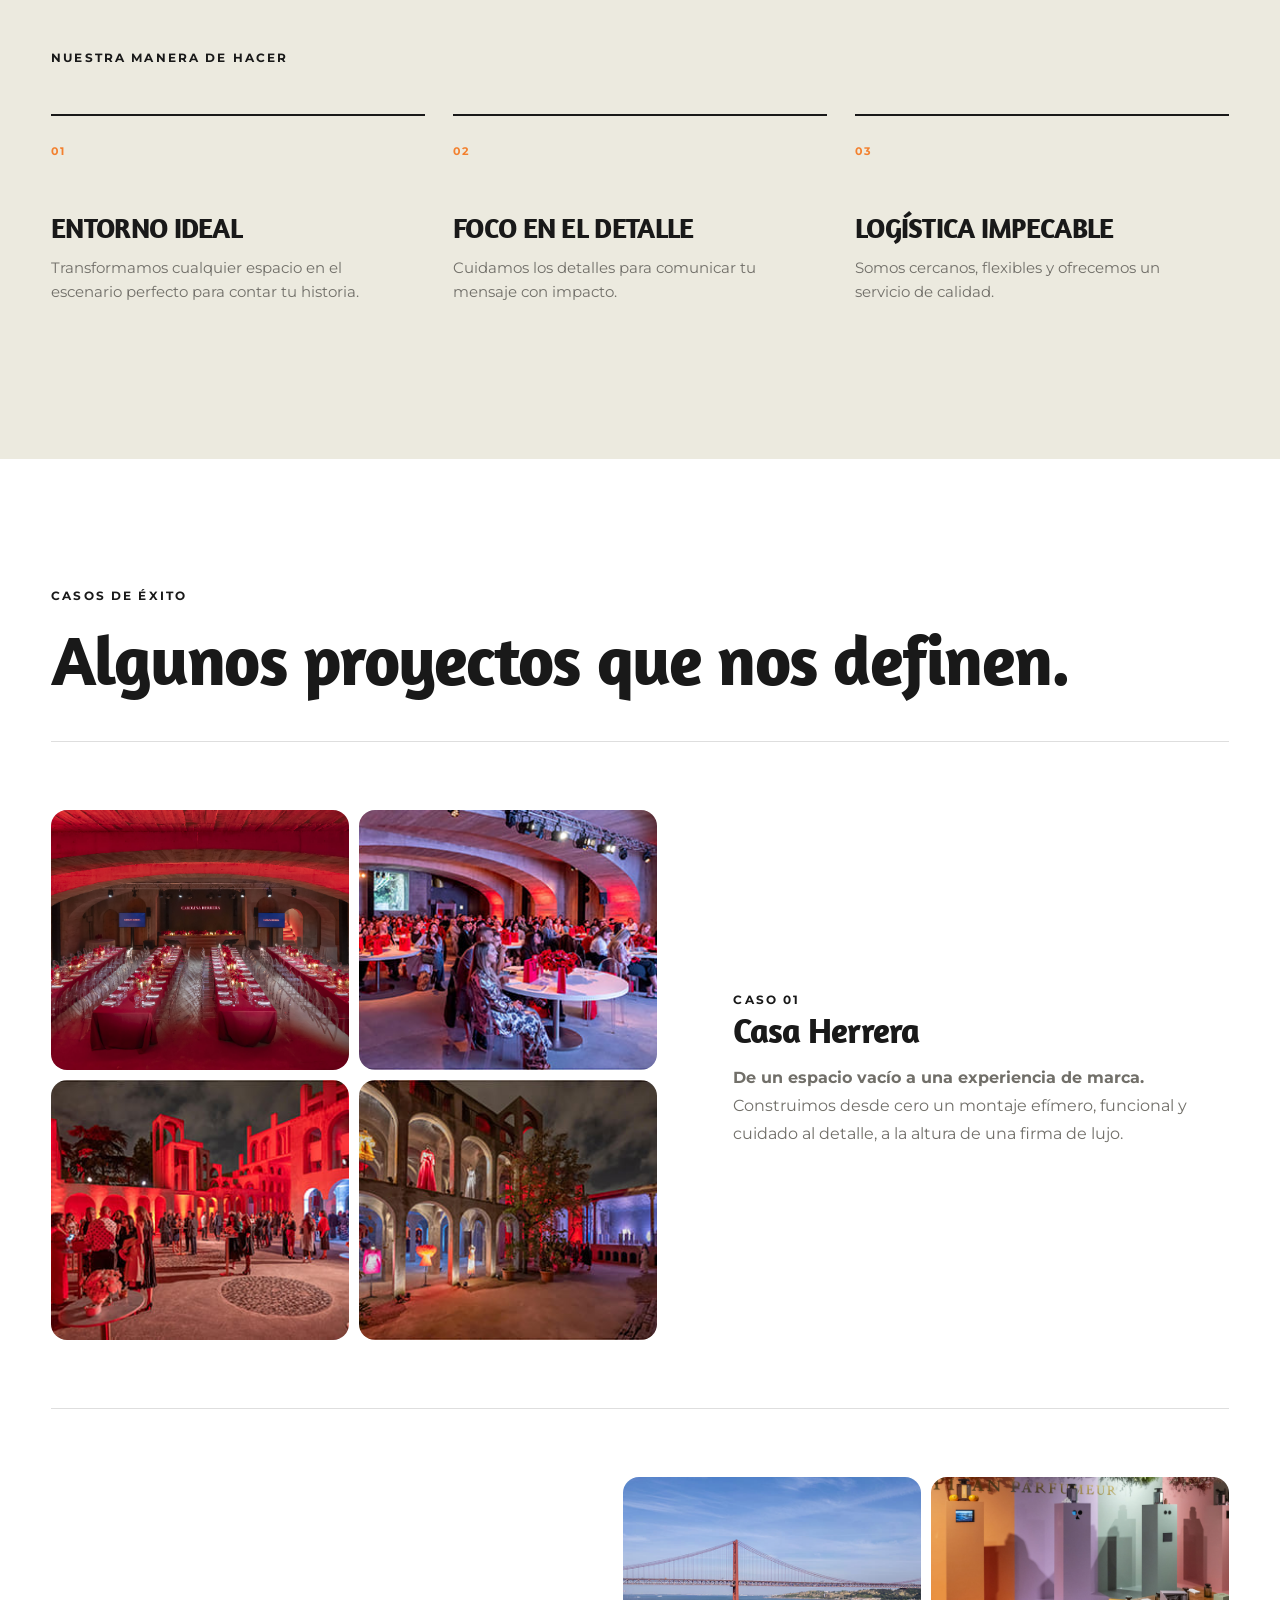
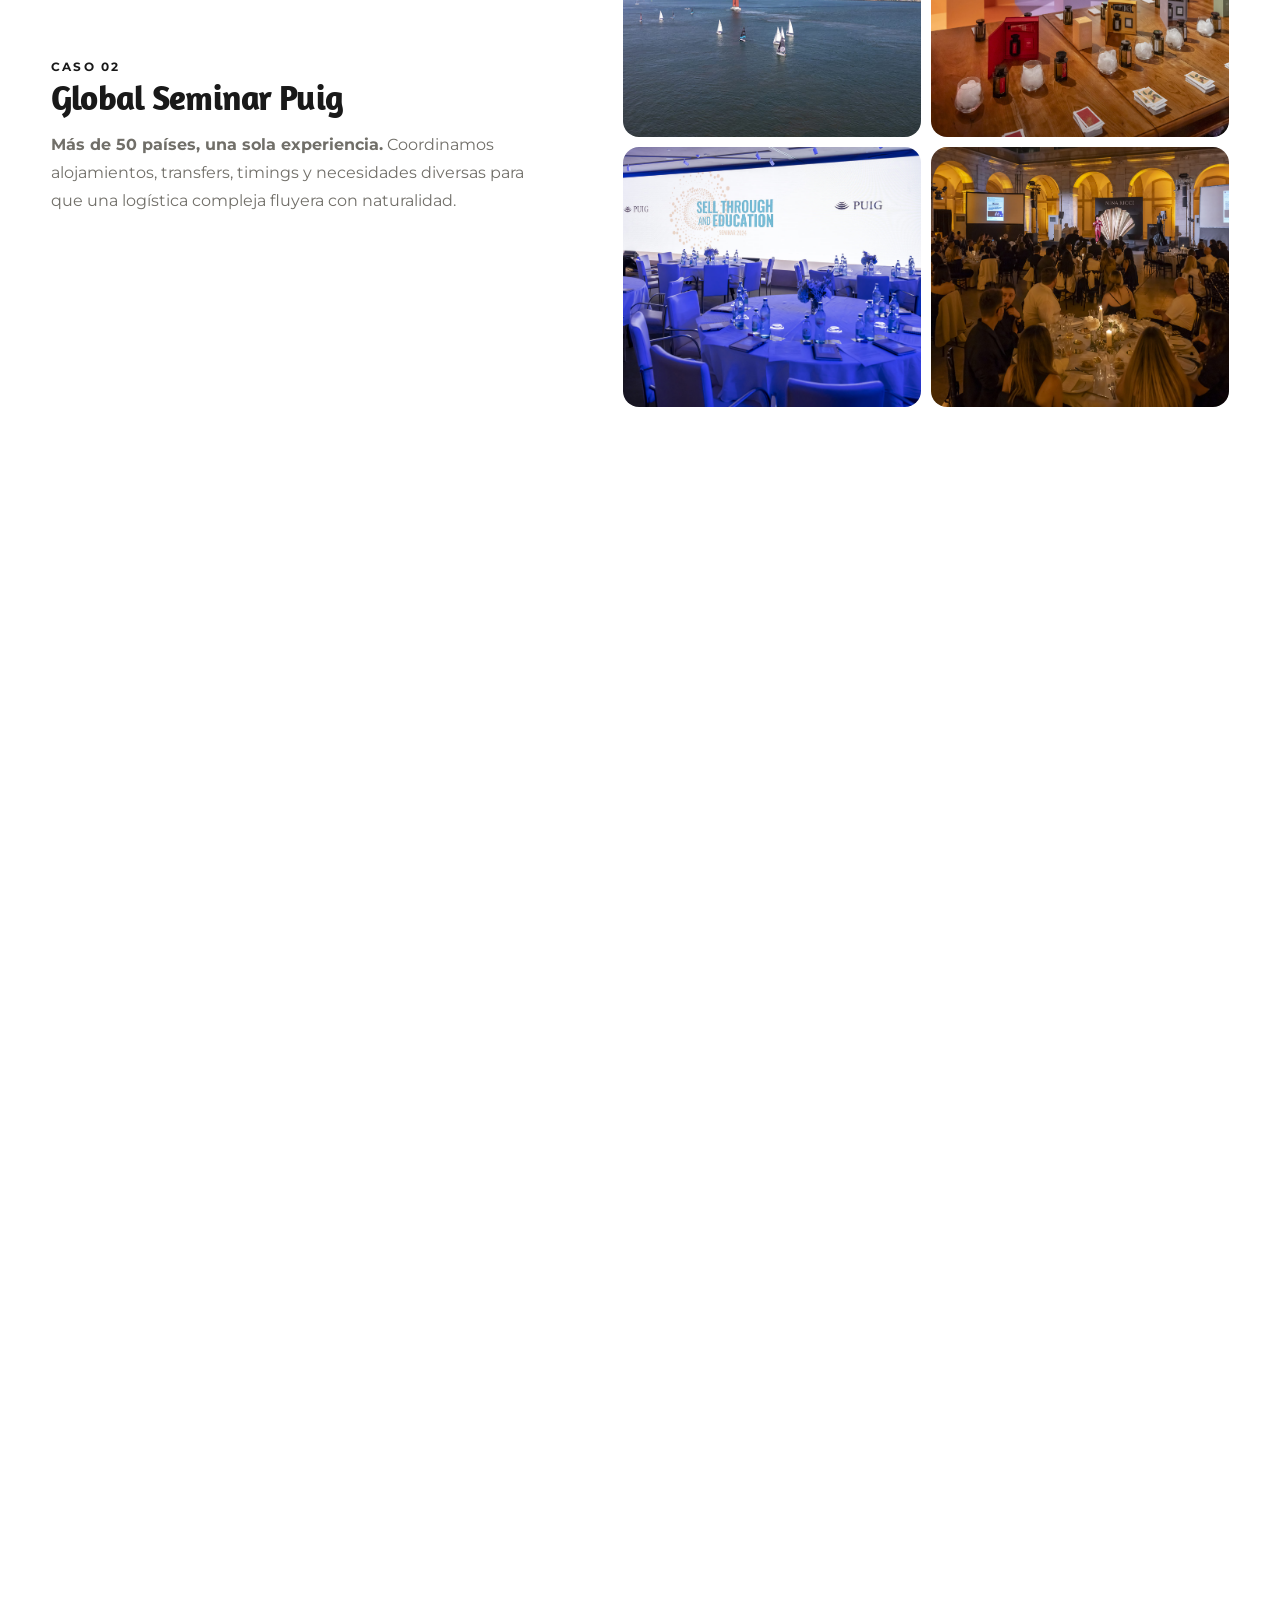
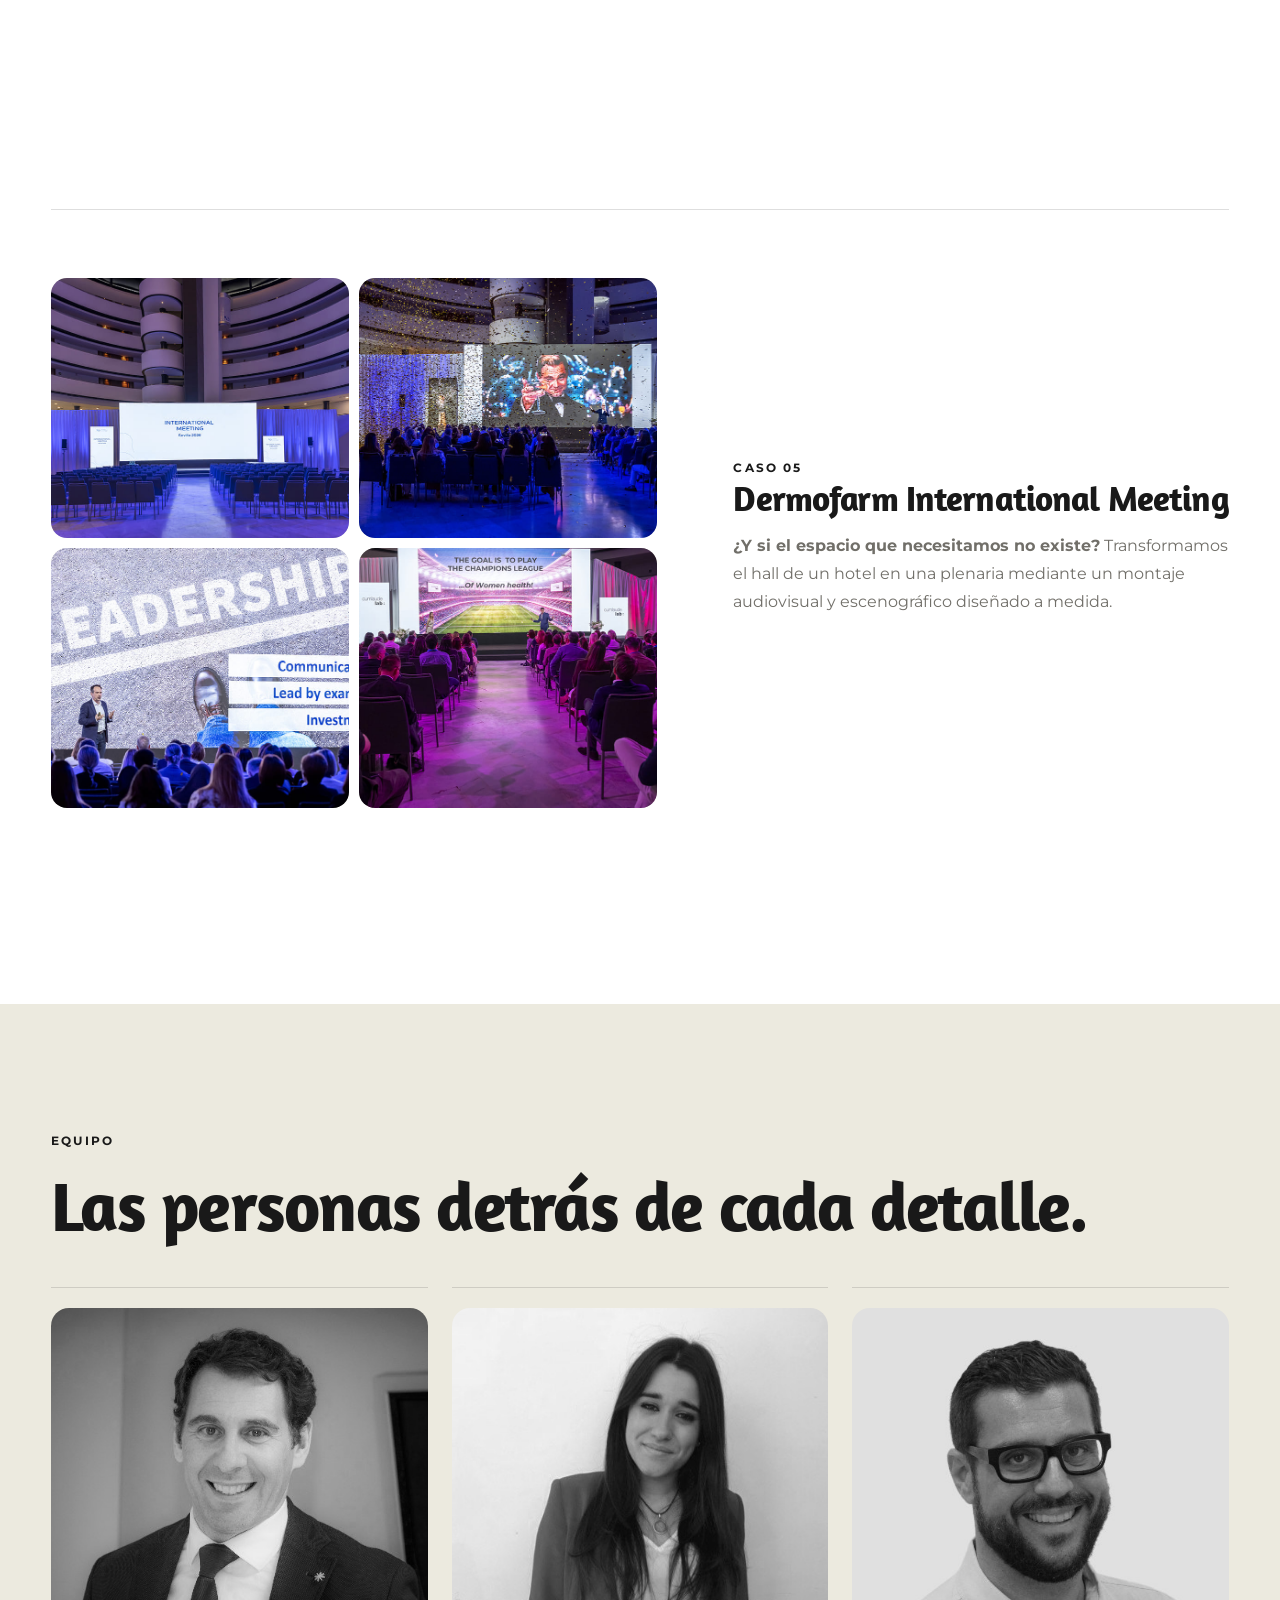
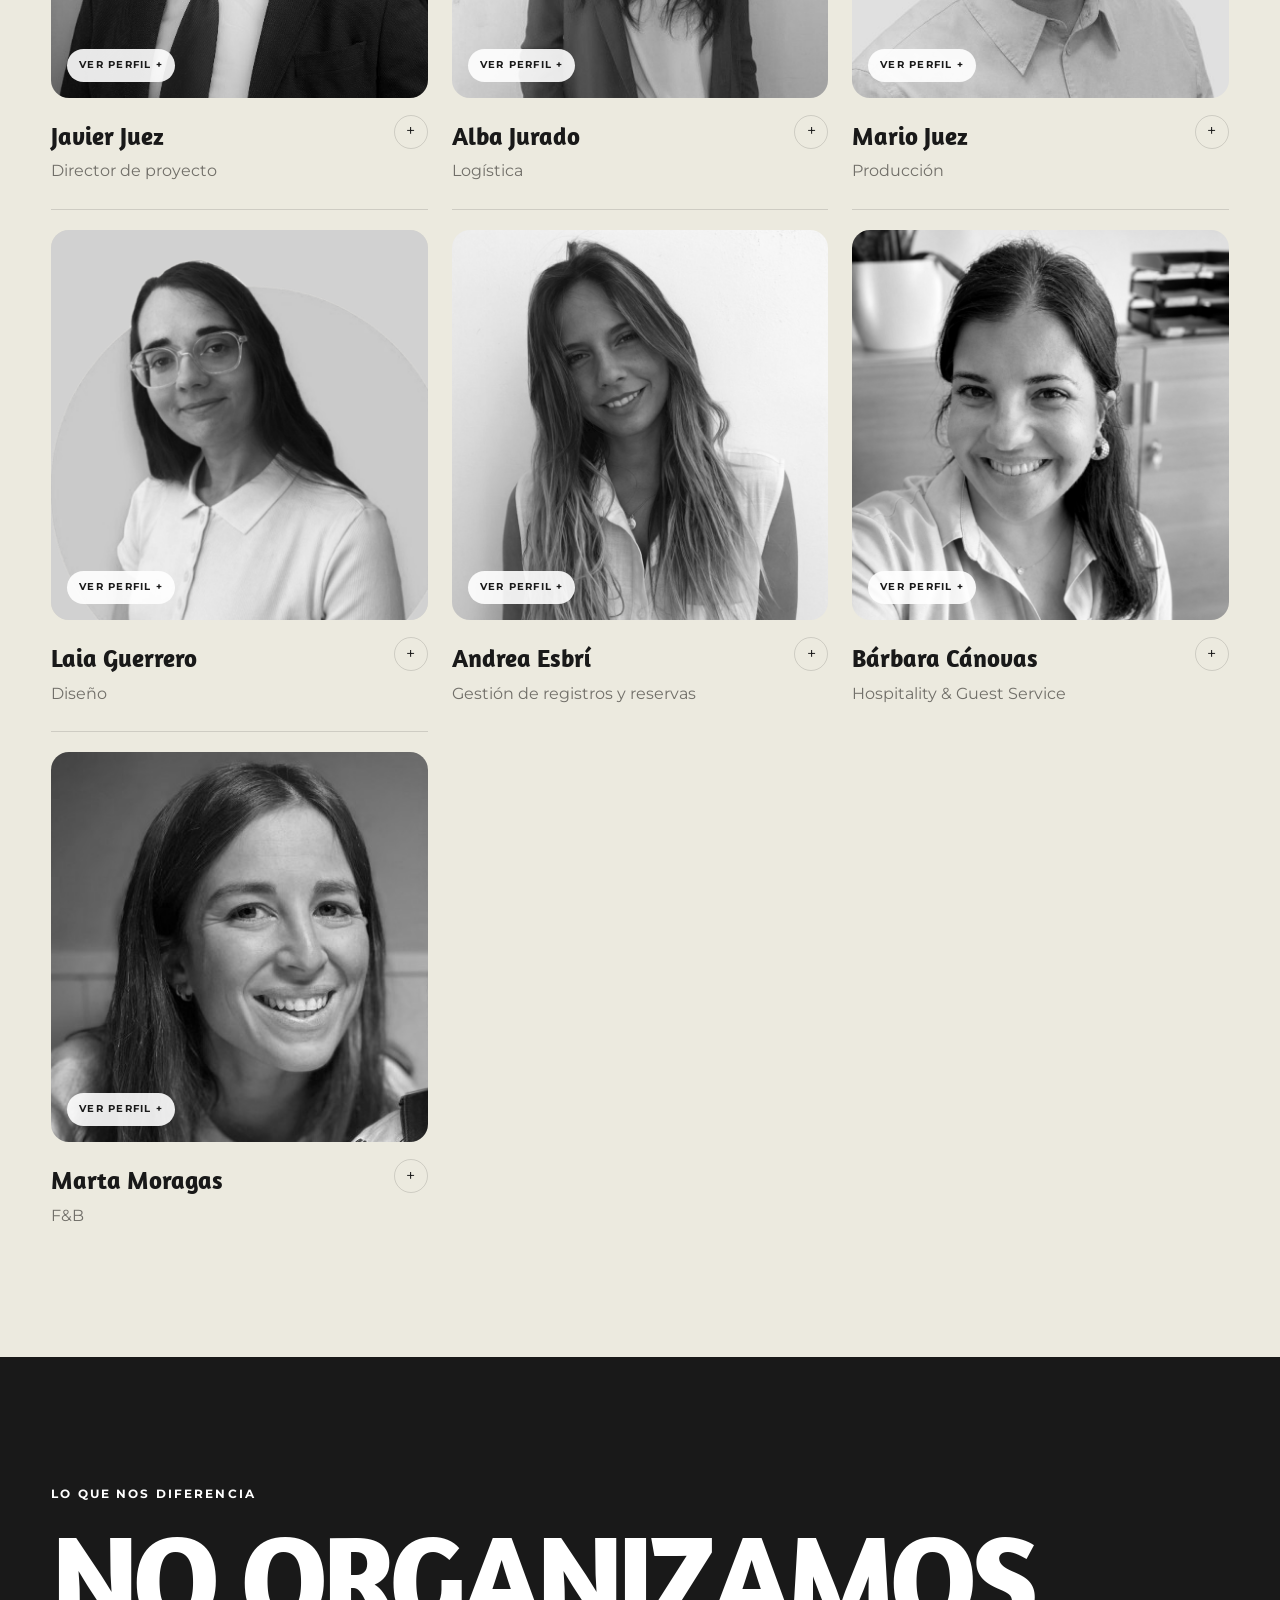
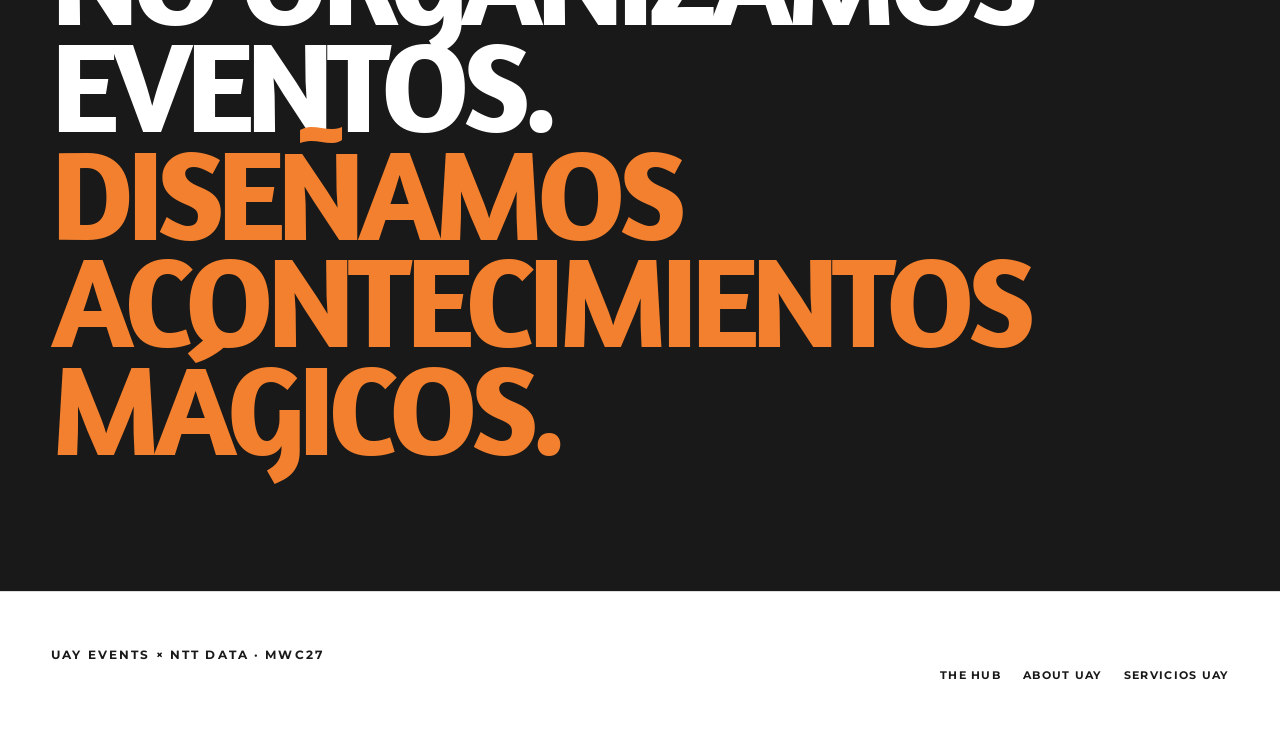
<file: the-hub-web/about.html>
<!doctype html>
<html lang="es">
<head>
  <meta charset="utf-8">
  <meta name="viewport" content="width=device-width,initial-scale=1">
  <title>About UAY · THE HUB</title>
  <link rel="icon" type="image/svg+xml" href="assets/images/favicon-UAY-Events.svg">
  <link rel="stylesheet" href="css/base.css">
  <link rel="stylesheet" href="css/components.css">
  <link rel="stylesheet" href="css/pages/about.css">
</head>
<body data-root=".">
  <div data-site-header></div>

  <main>
    <section class="section section--soft about-title">
      <div class="container reveal">
        <p class="eyebrow">About UAY</p>
        <h1 class="display">THIS IS <span class="orange">WHY</span><br>WE ARE UAY<span class="orange">.</span></h1>
      </div>
    </section>

    <section class="section">
      <div class="container split reveal about-intro">
        <div class="about-intro__image">
          <img src="assets/images/about/about.jpg" alt="UAY Events" loading="lazy">
        </div>
        <div class="lead about-intro__copy">
          <p>Somos una <strong>agencia boutique de eventos corporativos</strong> con más de 20 años de experiencia en el sector.</p>
          <p>Diseñamos acontecimientos mágicos y ofrecemos un <strong>servicio 360º</strong>, integral y personalizado.</p>
          <p>O como nos gusta decir… <strong>un servicio muy UAY.</strong></p>
        </div>
      </div>
    </section>

    <section class="section section--soft">
      <div class="container">
        <p class="eyebrow">Nuestra manera de hacer</p>
        <div class="about-method">
          <article class="about-pillar reveal"><span>01</span><h3 class="h3">ENTORNO IDEAL</h3><p>Transformamos cualquier espacio en el escenario perfecto para contar tu historia.</p></article>
          <article class="about-pillar reveal"><span>02</span><h3 class="h3">FOCO EN EL DETALLE</h3><p>Cuidamos los detalles para comunicar tu mensaje con impacto.</p></article>
          <article class="about-pillar reveal"><span>03</span><h3 class="h3">LOGÍSTICA IMPECABLE</h3><p>Somos cercanos, flexibles y ofrecemos un servicio de calidad.</p></article>
        </div>
      </div>
    </section>

    <section class="section">
      <div class="container">
        <p class="eyebrow">Casos de éxito</p>
        <h2 class="h2">Algunos proyectos que nos definen.</h2>

        <article class="project reveal">
          <div class="project__media project-gallery">
            <img src="assets/images/projects/casa-herrera-1.jpg" alt="Casa Herrera" loading="lazy">
            <img src="assets/images/projects/casa-herrera-2.jpg" alt="Casa Herrera" loading="lazy">
            <img src="assets/images/projects/casa-herrera-3.jpg" alt="Casa Herrera" loading="lazy">
            <img src="assets/images/projects/casa-herrera-4.jpg" alt="Casa Herrera" loading="lazy">
          </div>
          <div><span class="eyebrow">Caso 01</span><h3 class="h3">Casa Herrera</h3><p><strong>De un espacio vacío a una experiencia de marca.</strong> Construimos desde cero un montaje efímero, funcional y cuidado al detalle, a la altura de una firma de lujo.</p></div>
        </article>

        <article class="project reveal">
          <div class="project__media project-gallery">
            <img src="assets/images/projects/global-1.JPG" alt="Global Seminar Puig" loading="lazy">
            <img src="assets/images/projects/global-2.JPG" alt="Global Seminar Puig" loading="lazy">
            <img src="assets/images/projects/global-3.JPG" alt="Global Seminar Puig" loading="lazy">
            <img src="assets/images/projects/global-4.JPG" alt="Global Seminar Puig" loading="lazy">
          </div>
          <div><span class="eyebrow">Caso 02</span><h3 class="h3">Global Seminar Puig</h3><p><strong>Más de 50 países, una sola experiencia.</strong> Coordinamos alojamientos, transfers, timings y necesidades diversas para que una logística compleja fluyera con naturalidad.</p></div>
        </article>

        <article class="project reveal">
          <div class="project__media project-gallery">
            <img src="assets/images/projects/ac-1.JPG" alt="AC Marca" loading="lazy">
            <img src="assets/images/projects/ac-2.JPG" alt="AC Marca" loading="lazy">
            <img src="assets/images/projects/ac-3.JPG" alt="AC Marca" loading="lazy">
            <img src="assets/images/projects/ac-4.JPG" alt="AC Marca" loading="lazy">
          </div>
          <div><span class="eyebrow">Caso 03</span><h3 class="h3">100 Aniversario AC Marca</h3><p><strong>1.000 personas dentro de una misma historia.</strong> Diseñamos una experiencia inmersiva de gran formato donde proyección, contenido y puesta en escena envolvían al público.</p></div>
        </article>

        <article class="project reveal">
          <div class="project__media project-gallery">
            <img src="assets/images/projects/niche-1.jpg" alt="Niche Puig" loading="lazy">
            <img src="assets/images/projects/niche-2.jpg" alt="Niche Puig" loading="lazy">
            <img src="assets/images/projects/niche-3.jpg" alt="Niche Puig" loading="lazy">
            <img src="assets/images/projects/niche-4.jpg" alt="Niche Puig" loading="lazy">
          </div>
          <div><span class="eyebrow">Caso 04</span><h3 class="h3">Niche Puig</h3><p><strong>Cuando cada detalle cuenta una historia.</strong> Espacios, gastronomía, ambientación y pequeños gestos se unieron en una narrativa coherente diseñada para emocionar.</p></div>
        </article>

        <article class="project reveal">
          <div class="project__media project-gallery">
            <img src="assets/images/projects/dermofarm-1.JPG" alt="Dermofarm International Meeting" loading="lazy">
            <img src="assets/images/projects/dermofarm-2.jpg" alt="Dermofarm International Meeting" loading="lazy">
            <img src="assets/images/projects/dermofarm-3.jpg" alt="Dermofarm International Meeting" loading="lazy">
            <img src="assets/images/projects/dermofarm-4.jpg" alt="Dermofarm International Meeting" loading="lazy">
          </div>
          <div><span class="eyebrow">Caso 05</span><h3 class="h3">Dermofarm International Meeting</h3><p><strong>¿Y si el espacio que necesitamos no existe?</strong> Transformamos el hall de un hotel en una plenaria mediante un montaje audiovisual y escenográfico diseñado a medida.</p></div>
        </article>
      </div>
    </section>

    <section class="section section--soft">
      <div class="container">
        <p class="eyebrow">Equipo</p>
        <h2 class="h2">Las personas detrás de cada detalle.</h2>
        <div class="team-grid">
          <details class="team-card reveal">
            <summary class="team-card__summary">
              <div class="team-card__photo"><img src="assets/images/team/javier.png" alt="Javier Juez" loading="lazy"><span class="team-card__hint">Ver perfil +</span></div>
              <div class="team-card__heading"><div><h3>Javier Juez</h3><p class="muted">Director de proyecto</p></div><span class="team-card__icon">+</span></div>
            </summary>
            <div class="team-card__content"><p class="team-card__quote">“Me encargo de que todas las piezas encajen.”</p><p>Tengo la visión global del proyecto, coordino al equipo y acompaño cada decisión para que la experiencia avance siempre en la misma dirección. Además, realizo la regiduría en sala.</p></div>
          </details>
          <details class="team-card reveal">
            <summary class="team-card__summary">
              <div class="team-card__photo"><img src="assets/images/team/alba.png" alt="Alba Jurado" loading="lazy"><span class="team-card__hint">Ver perfil +</span></div>
              <div class="team-card__heading"><div><h3>Alba Jurado</h3><p class="muted">Logística</p></div><span class="team-card__icon">+</span></div>
            </summary>
            <div class="team-card__content"><p class="team-card__quote">“Mi trabajo es conseguir que todo fluya.”</p><p>Coordino timings, movimientos y necesidades logísticas para que cada asistente esté donde tiene que estar, cuando tiene que estar y como queremos que esté.</p></div>
          </details>
          <details class="team-card reveal">
            <summary class="team-card__summary">
              <div class="team-card__photo"><img src="assets/images/team/mario.png" alt="Mario Juez" loading="lazy"><span class="team-card__hint">Ver perfil +</span></div>
              <div class="team-card__heading"><div><h3>Mario Juez</h3><p class="muted">Producción</p></div><span class="team-card__icon">+</span></div>
            </summary>
            <div class="team-card__content"><p class="team-card__quote">“Convierto las ideas en realidad.”</p><p>Me encargo de aterrizar la propuesta y coordinar la producción para que todo lo que hemos imaginado funcione de verdad el día del evento.</p></div>
          </details>
          <details class="team-card reveal">
            <summary class="team-card__summary">
              <div class="team-card__photo"><img src="assets/images/team/laia.png" alt="Laia Guerrero" loading="lazy"><span class="team-card__hint">Ver perfil +</span></div>
              <div class="team-card__heading"><div><h3>Laia Guerrero</h3><p class="muted">Diseño</p></div><span class="team-card__icon">+</span></div>
            </summary>
            <div class="team-card__content"><p class="team-card__quote">“Doy forma visual a la experiencia.”</p><p>Transformo el concepto en una identidad coherente, cuidando cada aplicación para que THE HUB se reconozca en todos los puntos del recorrido.</p></div>
          </details>
          <details class="team-card reveal">
            <summary class="team-card__summary">
              <div class="team-card__photo"><img src="assets/images/team/andrea.jpeg" alt="Andrea Esbrí" loading="lazy"><span class="team-card__hint">Ver perfil +</span></div>
              <div class="team-card__heading"><div><h3>Andrea Esbrí</h3><p class="muted">Gestión de registros y reservas</p></div><span class="team-card__icon">+</span></div>
            </summary>
            <div class="team-card__content"><p class="team-card__quote">“Cuido la experiencia antes de que empiece el evento.”</p><p>Gestiono registros y reservas y acompaño a los asistentes para que toda la información esté controlada desde el primer contacto.</p></div>
          </details>
          <details class="team-card reveal">
            <summary class="team-card__summary">
              <div class="team-card__photo"><img src="assets/images/team/barbara.jpg" alt="Bárbara Cánovas" loading="lazy"><span class="team-card__hint">Ver perfil +</span></div>
              <div class="team-card__heading"><div><h3>Bárbara Cánovas</h3><p class="muted">Hospitality & Guest Service</p></div><span class="team-card__icon">+</span></div>
            </summary>
            <div class="team-card__content"><p class="team-card__quote">“Me aseguro de que cada invitado se sienta acompañado.”</p><p>Estoy pendiente de sus necesidades y de esos pequeños detalles que hacen que una buena organización se convierta en una gran experiencia.</p></div>
          </details>
          <details class="team-card reveal">
            <summary class="team-card__summary">
              <div class="team-card__photo"><img src="assets/images/team/marta.jpg" alt="Marta Moragas" loading="lazy"><span class="team-card__hint">Ver perfil +</span></div>
              <div class="team-card__heading"><div><h3>Marta Moragas</h3><p class="muted">F&B</p></div><span class="team-card__icon">+</span></div>
            </summary>
            <div class="team-card__content"><p class="team-card__quote">“Hago que la gastronomía también forme parte de la experiencia.”</p><p>Coordino la propuesta de F&B, proveedores y necesidades especiales para que cada momento gastronómico esté a la altura del evento.</p></div>
          </details>
        </div>
      </div>
    </section>

    <section class="section section--dark">
      <div class="container reveal">
        <p class="eyebrow">Lo que nos diferencia</p>
        <h2 class="display">NO ORGANIZAMOS<br>EVENTOS.<br><span class="orange">DISEÑAMOS<br>ACONTECIMIENTOS MÁGICOS.</span></h2>
      </div>
    </section>
  </main>

  <div data-site-footer></div>
  <script src="js/components.js"></script>
  <script src="js/main.js"></script>
</body>
</html>
</file>
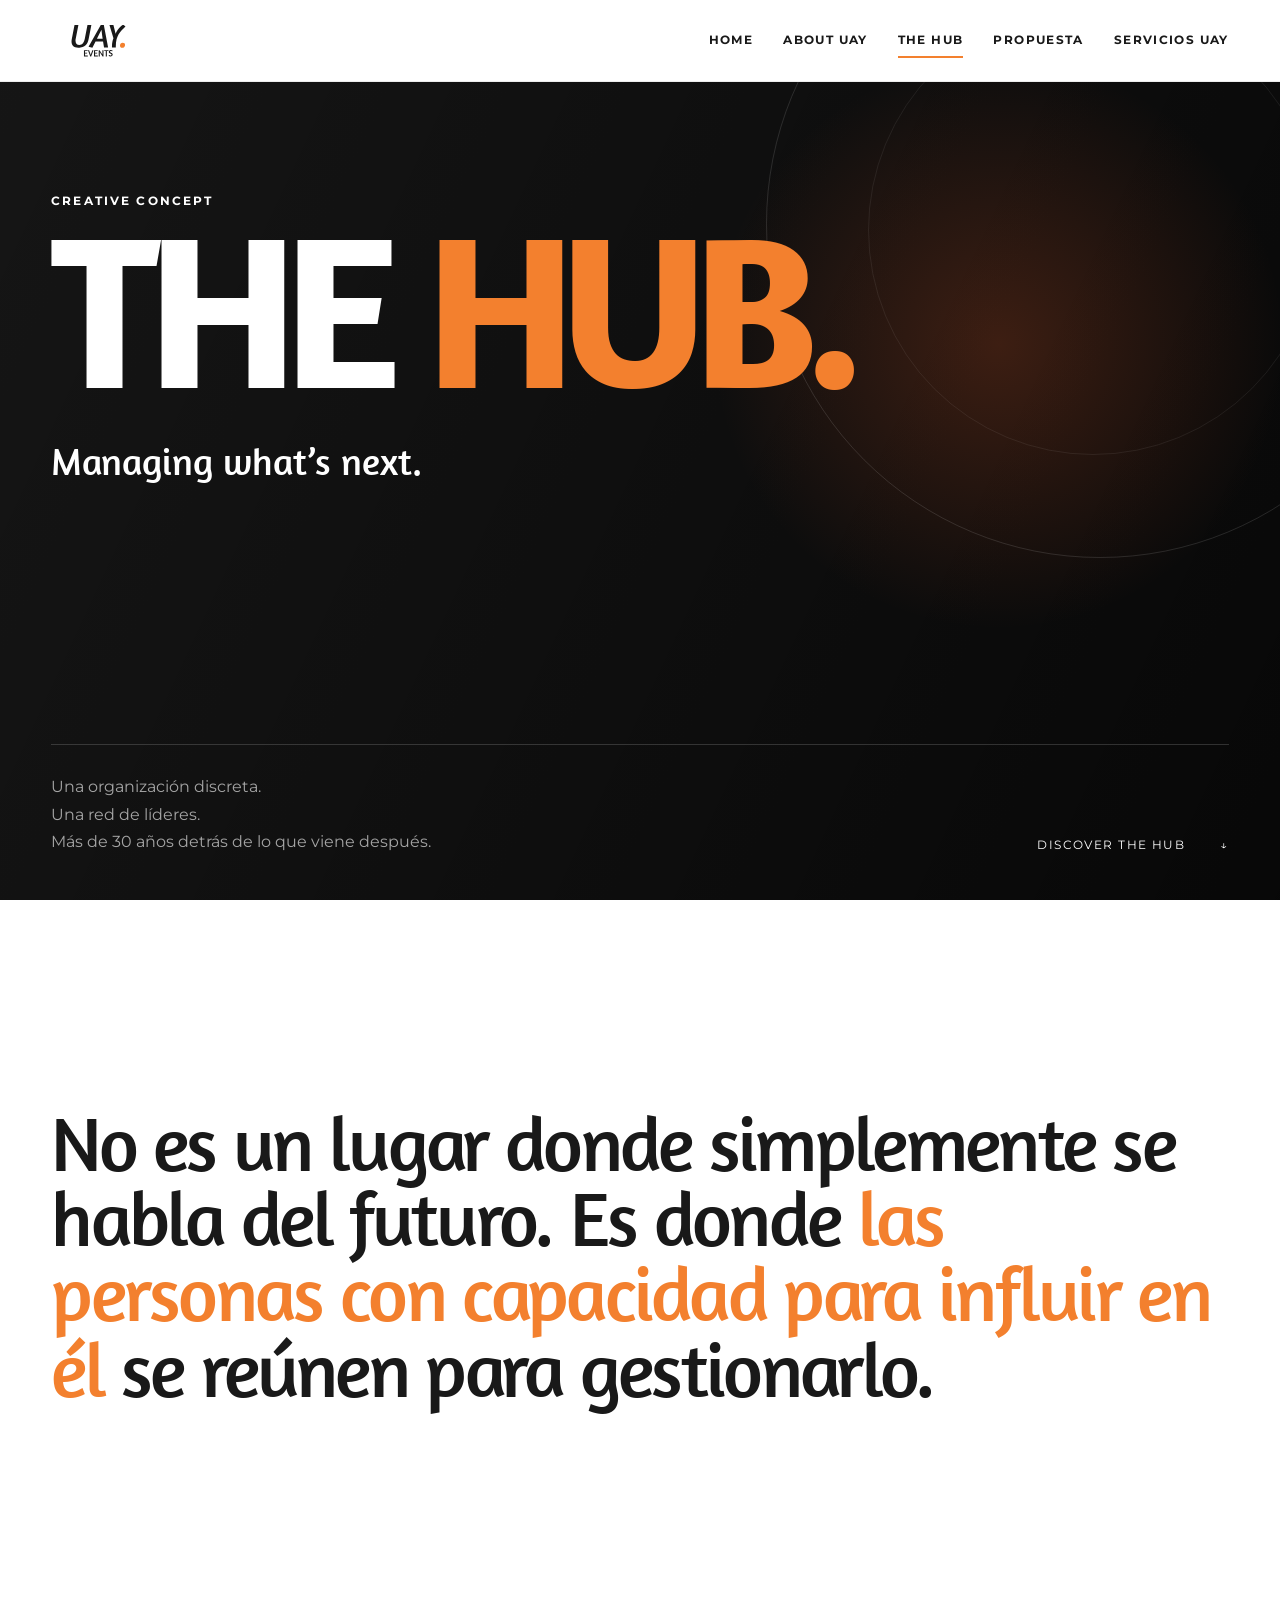
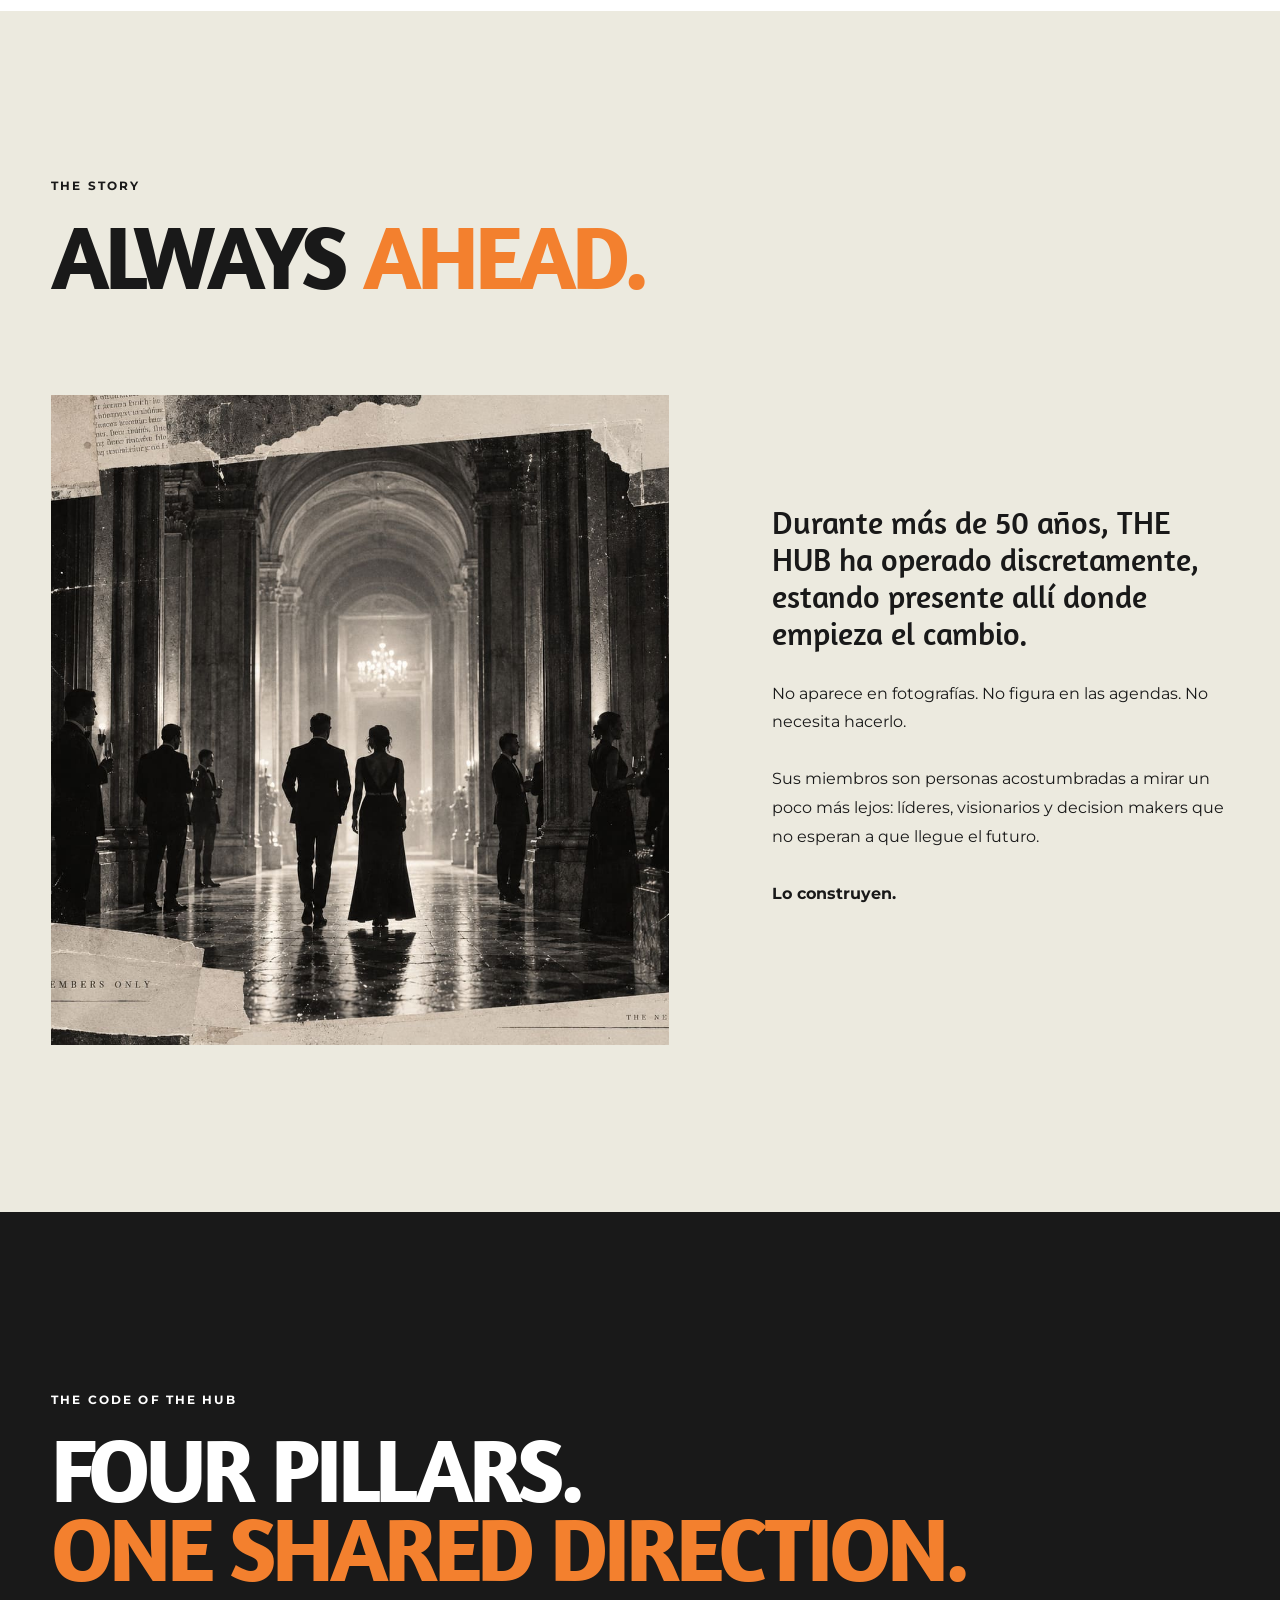
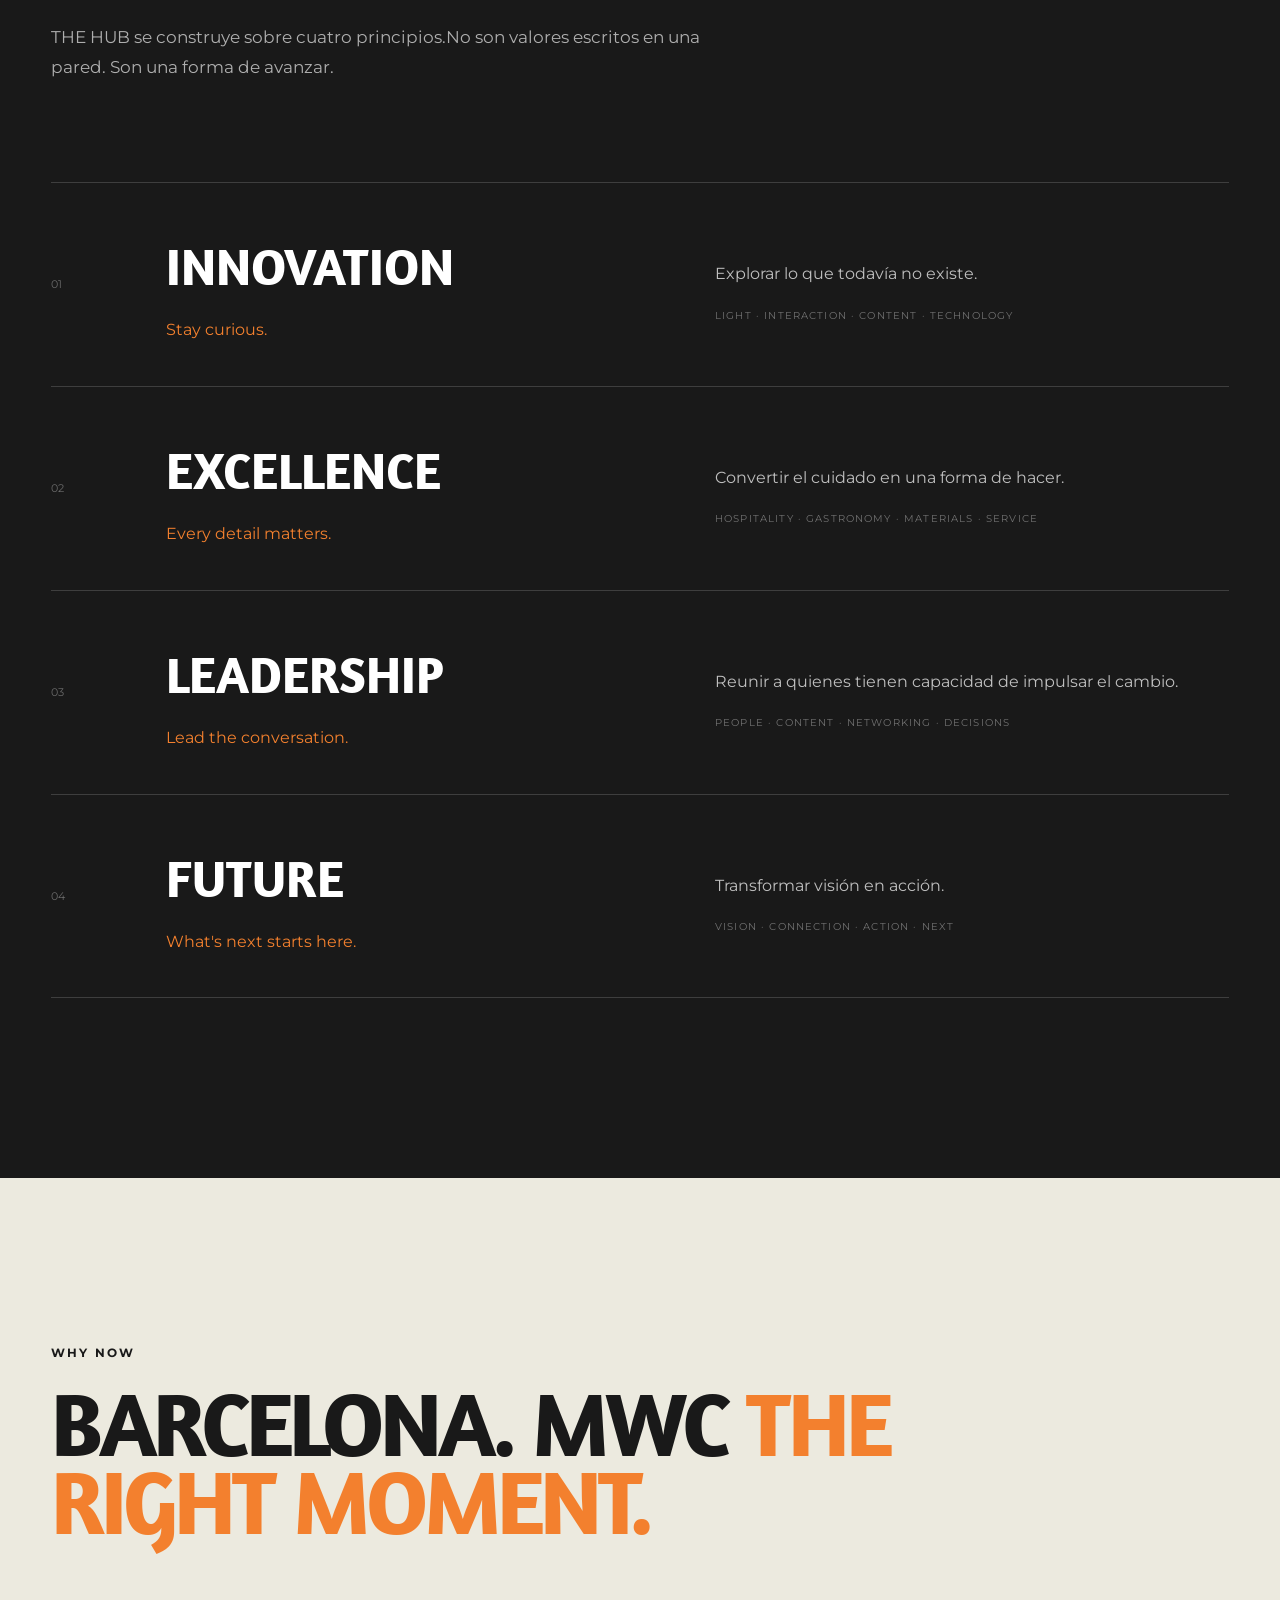
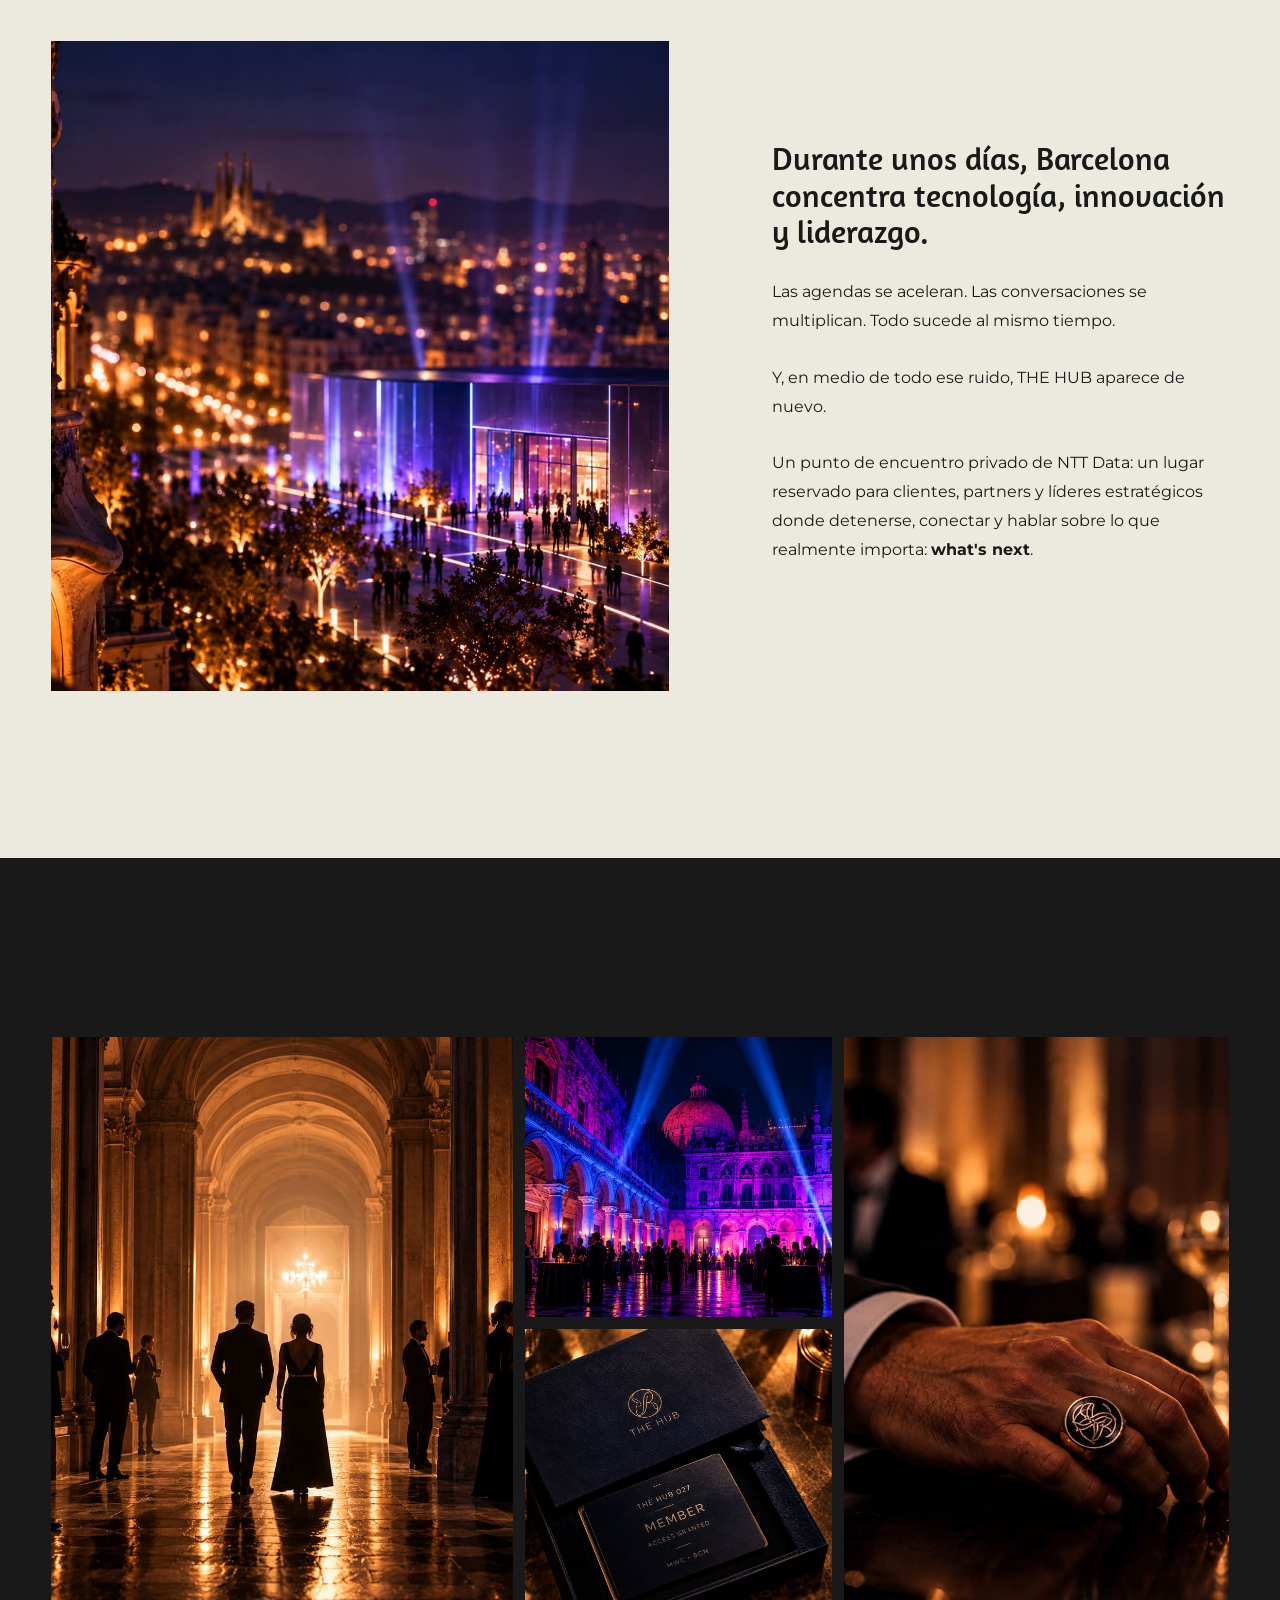
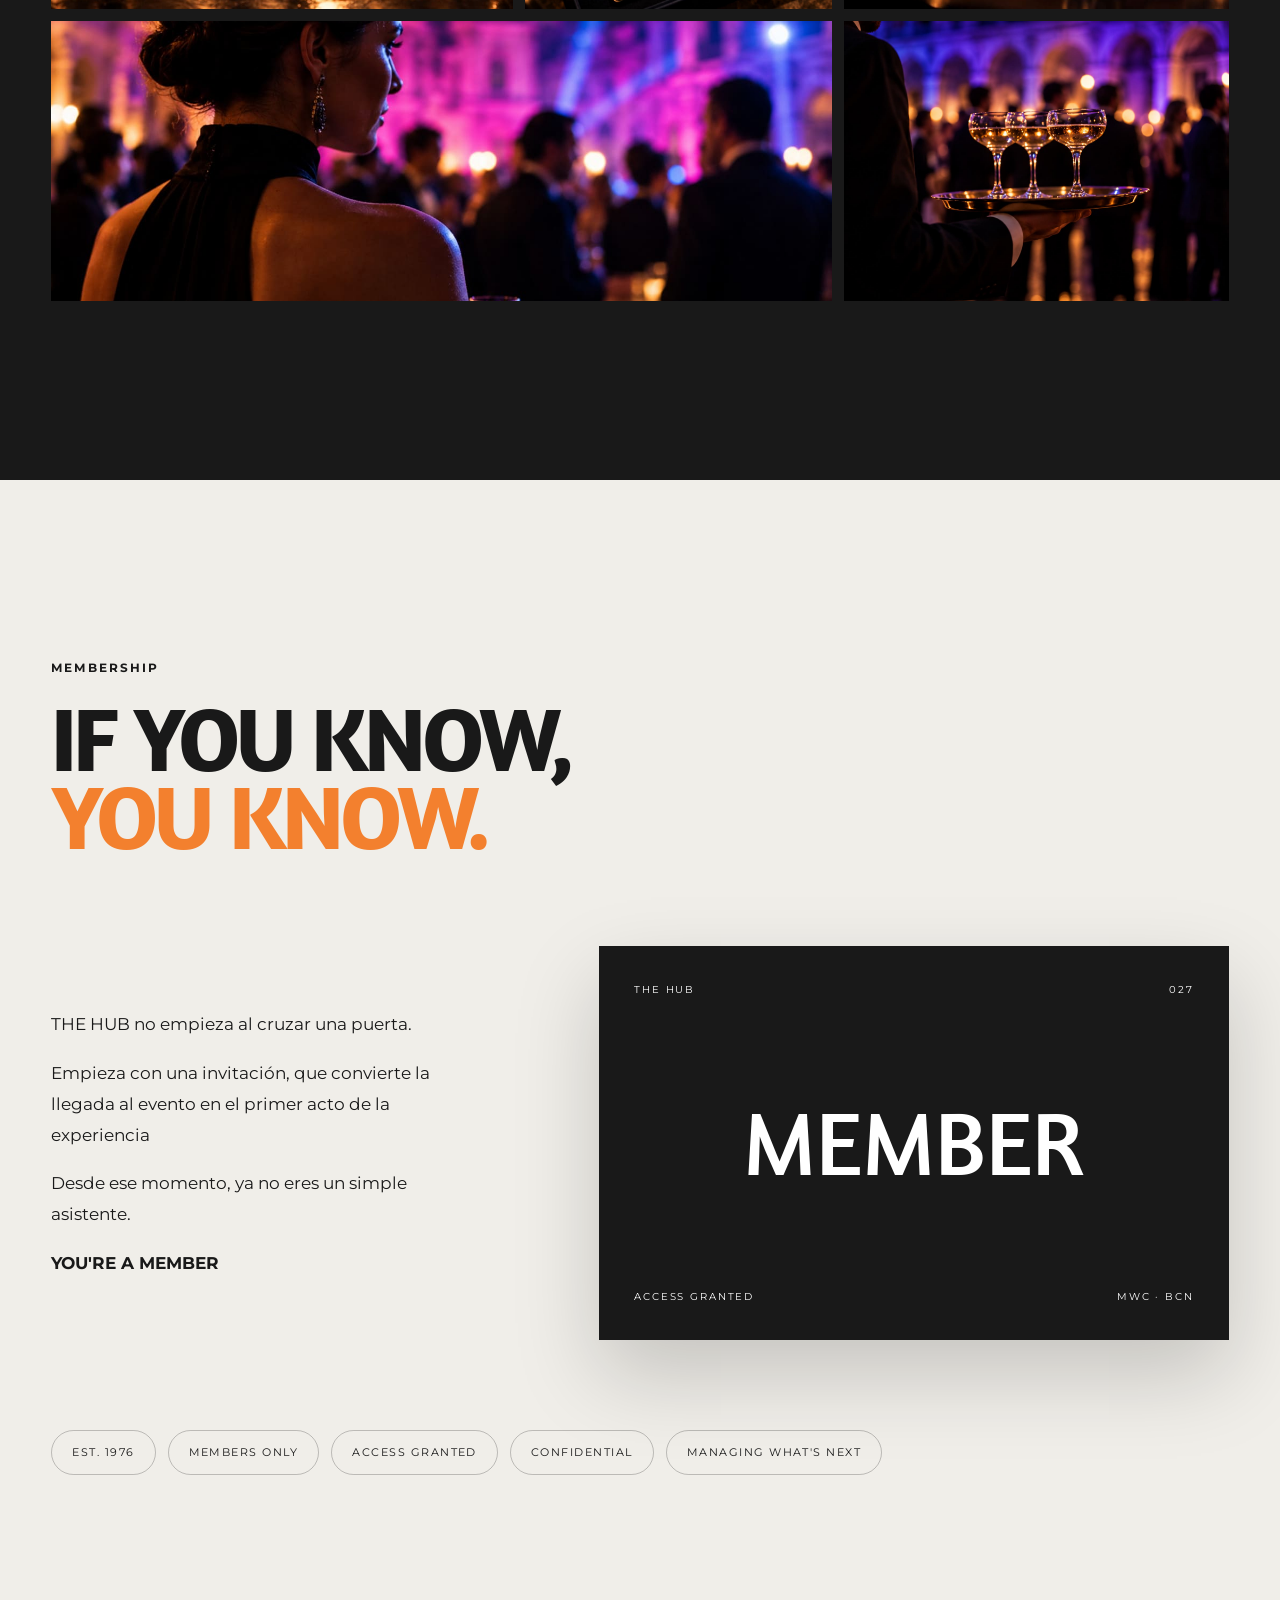
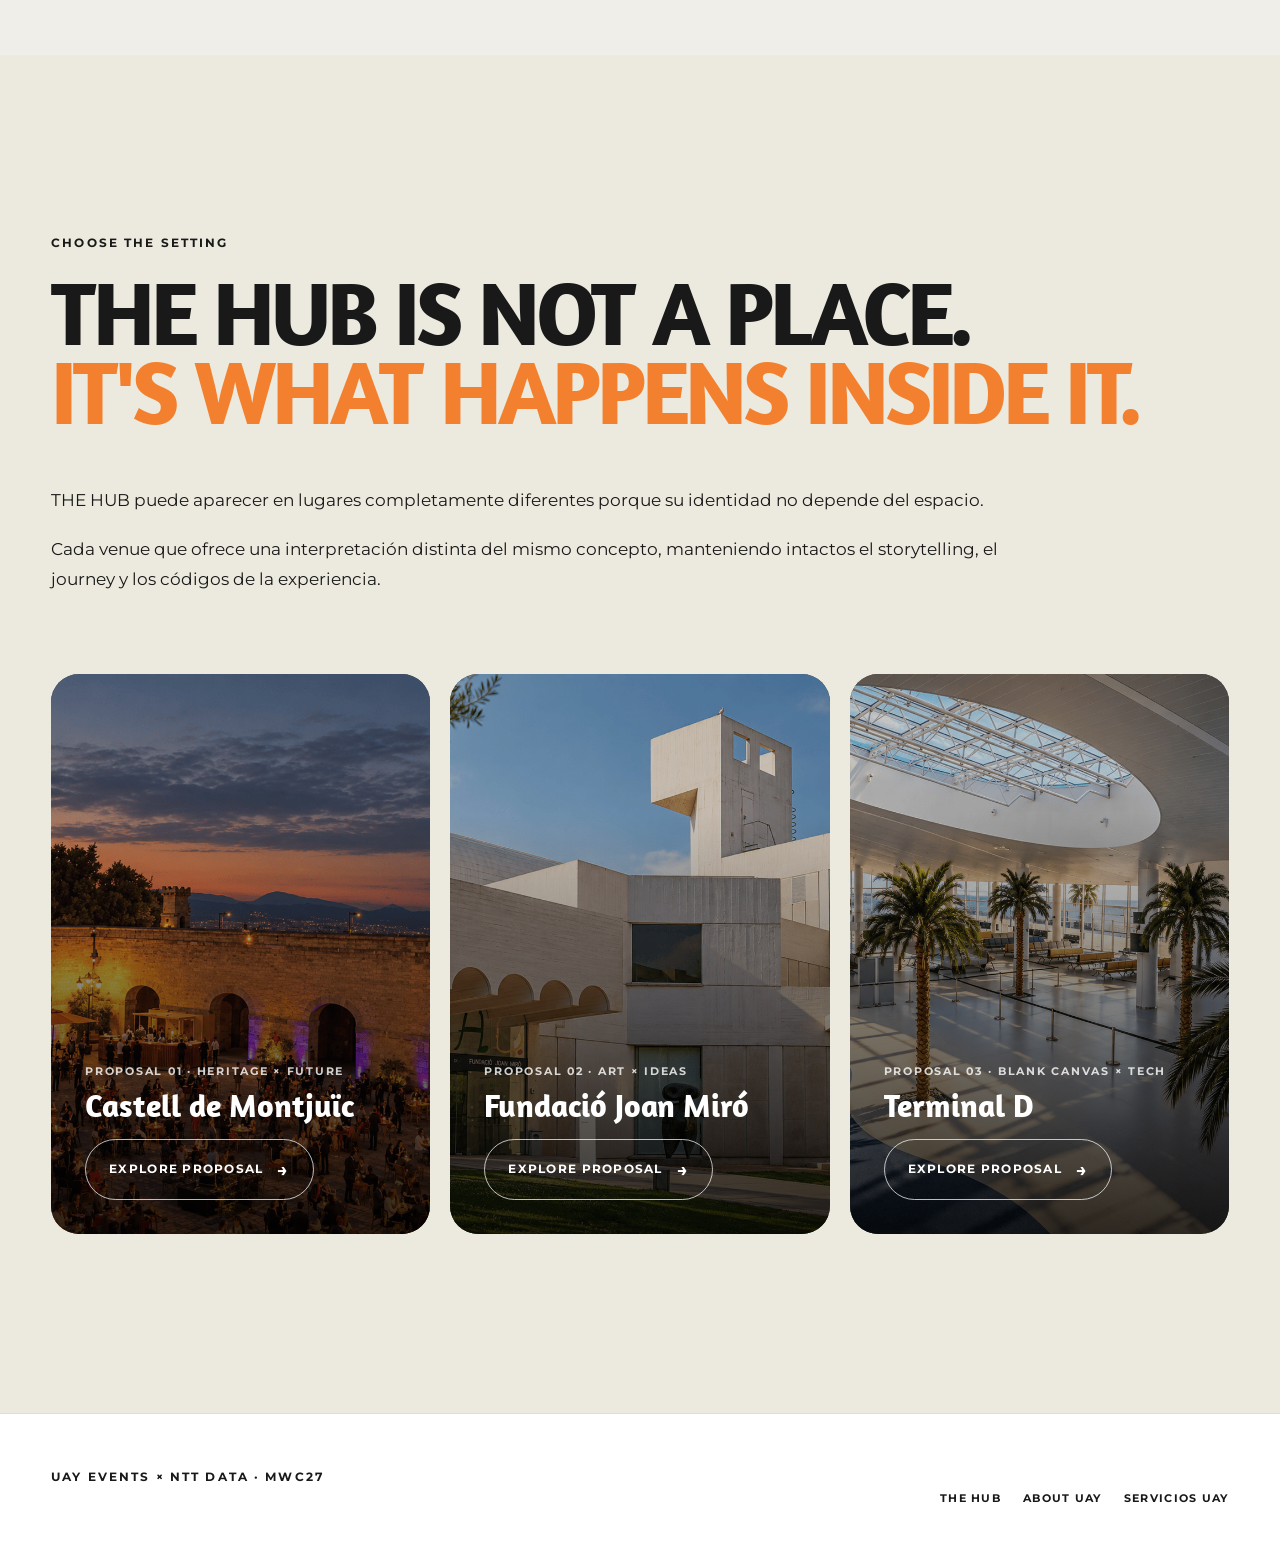
<file: the-hub-web/the-hub.html>
<!doctype html>
<html lang="es">

<head>
  <meta charset="utf-8">
  <meta name="viewport" content="width=device-width,initial-scale=1">

  <title>El concepto · THE HUB · UAY Events</title>

  <link
    rel="icon"
    type="image/svg+xml"
    href="assets/images/favicon-UAY-Events.svg"
  >

  <link rel="stylesheet" href="css/base.css">
  <link rel="stylesheet" href="css/components.css">
  <link rel="stylesheet" href="css/pages/the-hub.css">
</head>

<body data-root=".">

  <div data-site-header></div>

  <main>

    <!-- ==================================================
    01 · HERO
    ================================================== -->

    <section class="hub-hero">

      <div class="hub-hero__background"></div>

      <div class="container hub-hero__inner">

        <div class="hub-hero__content reveal">

          <p class="eyebrow">Creative concept</p>

          <h1 class="hub-hero__title">
            THE <span class="orange">HUB.</span>
          </h1>

          <p class="hub-hero__claim">
            Managing what’s next.
          </p>

        </div>

        <div class="hub-hero__footer reveal">

          <p>
            Una organización discreta.<br>
            Una red de líderes.<br>
            Más de 30 años detrás de lo que viene después.
          </p>

          <a href="#story" class="hub-scroll">
            Discover THE HUB
            <span>↓</span>
          </a>

        </div>

      </div>

    </section>


    <!-- ==================================================
    02 · BIG IDEA
    ================================================== -->

    <section class="hub-manifesto" id="story">

      <div class="container">

        <p class="hub-manifesto__text reveal">
          No es un lugar donde simplemente se habla del futuro.
          Es donde
          <span>las personas con capacidad para influir en él</span>
          se reúnen para gestionarlo.
        </p>

      </div>

    </section>


    <!-- ==================================================
    03 · STORYTELLING
    ================================================== -->

    <section class="hub-story">

      <div class="container">

        <div class="hub-section-heading reveal">

          <p class="eyebrow">The story</p>

          <h2>
            ALWAYS <span class="orange">AHEAD.</span>
          </h2>

        </div>


        <div class="hub-story__layout">

          <div class="hub-story__image reveal">
            <img
              src="assets/images/the-hub/story-01.jpg"
              alt="THE HUB visual reference"
              loading="lazy"
            >
          </div>


          <div class="hub-story__copy reveal">

            <p class="hub-story__lead">
              Durante más de 50 años, THE HUB ha operado discretamente,
              estando presente allí donde empieza el cambio.
            </p>

            <p>
              No aparece en fotografías. No figura en las agendas.
              No necesita hacerlo.
            </p>

            <p>
              Sus miembros son personas acostumbradas a mirar un poco más
              lejos: líderes, visionarios y decision makers que no esperan
              a que llegue el futuro.
            </p>

            <p><strong>Lo construyen.</strong></p>

          </div>

        </div>

      </div>

    </section>


    <!-- ==================================================
    10 · FOUR PILLARS
    ================================================== -->

    <section class="hub-pillars">

      <div class="container">

        <div class="hub-section-heading hub-section-heading--light reveal">

          <p class="eyebrow">The code of THE HUB</p>

          <h2>
            FOUR PILLARS.<br>
            <span class="orange">ONE SHARED DIRECTION.</span>
          </h2>

          <p class="hub-section-intro">
            THE HUB se construye sobre cuatro principios.No son valores escritos en una pared. Son una forma de avanzar.
          </p>

        </div>


        <div class="hub-pillars__list">

          <article class="hub-pillar reveal">

            <span class="hub-pillar__number">01</span>

            <div>
              <h3>INNOVATION</h3>
              <p class="hub-pillar__claim">Stay curious.</p>
            </div>

            <div class="hub-pillar__description">
              <p>
                Explorar lo que todavía no existe.
              </p>
              <span>LIGHT · INTERACTION · CONTENT · TECHNOLOGY</span>
            </div>

          </article>


          <article class="hub-pillar reveal">

            <span class="hub-pillar__number">02</span>

            <div>
              <h3>EXCELLENCE</h3>
              <p class="hub-pillar__claim">Every detail matters.</p>
            </div>

            <div class="hub-pillar__description">
              <p>
                Convertir el cuidado en una forma de hacer.
              </p>
              <span>HOSPITALITY · GASTRONOMY · MATERIALS · SERVICE</span>
            </div>

          </article>


          <article class="hub-pillar reveal">

            <span class="hub-pillar__number">03</span>

            <div>
              <h3>LEADERSHIP</h3>
              <p class="hub-pillar__claim">Lead the conversation.</p>
            </div>

            <div class="hub-pillar__description">
              <p>
                Reunir a quienes tienen capacidad de impulsar el cambio.
              </p>
              <span>PEOPLE · CONTENT · NETWORKING · DECISIONS</span>
            </div>

          </article>


          <article class="hub-pillar reveal">

            <span class="hub-pillar__number">04</span>

            <div>
              <h3>FUTURE</h3>
              <p class="hub-pillar__claim">What's next starts here.</p>
            </div>

            <div class="hub-pillar__description">
              <p>
                Transformar visión en acción.
              </p>
              <span>VISION · CONNECTION · ACTION · NEXT</span>
            </div>

          </article>

        </div>

      </div>

    </section>


    <!-- ==================================================
    05 · MWC
    ================================================== -->

        <section class="hub-story">

      <div class="container">

        <div class="hub-section-heading reveal">

          <p class="eyebrow">Why now</p>

          <h2>
            BARCELONA. MWC <span class="orange">THE RIGHT MOMENT.</span>
          </h2>

        </div>


        <div class="hub-story__layout">

          <div class="hub-story__image reveal">
            <img
              src="assets/images/the-hub/story-02.jpg"
              alt="THE HUB visual reference"
              loading="lazy"
            >
          </div>


          <div class="hub-story__copy reveal">

            <p class="hub-story__lead">
              Durante unos días, Barcelona concentra tecnología, innovación y liderazgo.
            </p>

            <p>
              Las agendas se aceleran. Las conversaciones se multiplican. Todo sucede al mismo tiempo.
            </p>

            <p>
              Y, en medio de todo ese ruido, THE HUB aparece de nuevo.


            </p>

            <p>Un punto de encuentro privado de NTT Data: un lugar reservado para clientes, partners y líderes estratégicos donde detenerse, conectar y hablar sobre lo que realmente importa: <strong>what's next</strong>.</p>

          </div>

        </div>

      </div>

    </section>



    <!-- ==================================================
    07 · VISUAL UNIVERSE / MOODBOARD
    ================================================== -->

    <section class="hub-universe">

      <div class="container">
        <div class="moodboard">

          <figure class="moodboard__item moodboard__item--large reveal">
            <img
              src="assets/images/the-hub/mood-01.jpg"
              alt="THE HUB moodboard"
              loading="lazy"
            >
          </figure>

          <figure class="moodboard__item reveal">
            <img
              src="assets/images/the-hub/mood-02.jpg"
              alt="THE HUB moodboard"
              loading="lazy"
            >
          </figure>

          <figure class="moodboard__item moodboard__item--tall reveal">
            <img
              src="assets/images/the-hub/mood-03.jpg"
              alt="THE HUB moodboard"
              loading="lazy"
            >
          </figure>

          <figure class="moodboard__item reveal">
            <img
              src="assets/images/the-hub/mood-04.jpg"
              alt="THE HUB moodboard"
              loading="lazy"
            >
          </figure>

          <figure class="moodboard__item moodboard__item--wide reveal">
            <img
              src="assets/images/the-hub/mood-05.jpg"
              alt="THE HUB moodboard"
              loading="lazy"
            >
          </figure>

                    <figure class="moodboard__item reveal">
            <img
              src="assets/images/the-hub/mood-06.jpg"
              alt="THE HUB moodboard"
              loading="lazy"
            >
          </figure>

          

        </div>

      </div>

    </section>


    <!-- ==================================================
    08 · MEMBERSHIP
    ================================================== -->

    <section class="hub-membership">

      <div class="container">

        <div class="hub-membership__title reveal">

          <p class="eyebrow">Membership</p>

          <h2>
            IF YOU KNOW,<br>
            <span>YOU KNOW.</span>
          </h2>

        </div>


        <div class="hub-membership__content">

          <div class="hub-membership__copy reveal">

            <p>
              THE HUB no empieza al cruzar una puerta.
            </p>

            <p>Empieza con una invitación, que convierte la llegada al evento en el primer acto de la experiencia</p>

            <p>
              Desde ese momento, ya no eres un simple asistente.</p>

            <p><strong>YOU'RE A MEMBER</strong></p>

          </div>


          <div class="hub-access-card reveal">

            <div class="hub-access-card__top">
              <span>THE HUB</span>
              <span>027</span>
            </div>

            <div class="hub-access-card__middle">
              MEMBER
            </div>

            <div class="hub-access-card__bottom">
              <span>ACCESS GRANTED</span>
              <span>MWC · BCN</span>
            </div>

          </div>

        </div>


        <div class="hub-membership__codes reveal">

          <span>EST. 1976</span>
          <span>MEMBERS ONLY</span>
          <span>ACCESS GRANTED</span>
          <span>CONFIDENTIAL</span>
          <span>MANAGING WHAT'S NEXT</span>

        </div>

      </div>

    </section>

    <!-- ==================================================
    14 · CHOOSE THE SETTING
    ================================================== -->

    <section class="hub-settings">

      <div class="container">

        <!-- TITLE -->

        <div class="hub-settings__heading reveal">

          <p class="eyebrow">Choose the setting</p>

          <h2>
            THE HUB IS NOT A PLACE.<br>
            <span class="orange">
              IT'S WHAT HAPPENS INSIDE IT.
            </span>
          </h2>

        </div>


        <!-- TEXT -->

        <div class="hub-settings__copy reveal">

          <p>
            THE HUB puede aparecer en lugares completamente diferentes
            porque su identidad no depende del espacio.
          </p>

          <p>
            Cada venue que ofrece una interpretación distinta del mismo
            concepto, manteniendo intactos el storytelling, el journey
            y los códigos de la experiencia.
          </p>

        </div>


        <!-- VENUES -->

        <div class="venue-grid hub-settings__venues">

          <!-- CASTELL -->

          <a
            class="venue-card reveal"
            href="propuestas/castell-montjuic.html"
          >

            <div class="venue-card__fallback">
              Castell de Montjuïc
            </div>

            <img
              class="venue-card__image"
              src="assets/images/propuestas/castell/hero.jpg"
              alt="Castell de Montjuïc"
            >

            <div class="venue-card__content">

              <span class="venue-card__meta">
                Proposal 01 · Heritage × future
              </span>

              <h3>Castell de Montjuïc</h3>

              <span class="btn btn--light">
                Explore proposal
                <span class="btn__arrow">→</span>
              </span>

            </div>

          </a>


          <!-- MIRÓ -->

          <a
            class="venue-card reveal"
            href="propuestas/fundacio-miro.html"
          >

            <div class="venue-card__fallback">
              Fundació Joan Miró
            </div>

            <img
              class="venue-card__image"
              src="assets/images/propuestas/miro/hero.jpg"
              alt="Fundació Joan Miró"
            >

            <div class="venue-card__content">

              <span class="venue-card__meta">
                Proposal 02 · Art × ideas
              </span>

              <h3>Fundació Joan Miró</h3>

              <span class="btn btn--light">
                Explore proposal
                <span class="btn__arrow">→</span>
              </span>

            </div>

          </a>


          <!-- TERMINAL -->

          <a
            class="venue-card reveal"
            href="propuestas/terminal-d.html"
          >

            <div class="venue-card__fallback">
              Terminal D
            </div>

            <img
              class="venue-card__image"
              src="assets/images/propuestas/terminal/hero.jpg"
              alt="Terminal D · Port de Barcelona"
            >

            <div class="venue-card__content">

              <span class="venue-card__meta">
                Proposal 03 · Blank canvas × tech
              </span>

              <h3>Terminal D</h3>

              <span class="btn btn--light">
                Explore proposal
                <span class="btn__arrow">→</span>
              </span>

            </div>

          </a>

        </div>

      </div>

    </section>

  </main>

  <div data-site-footer></div>

  <script src="js/components.js"></script>
  <script src="js/main.js"></script>

</body>
</html>
</file>
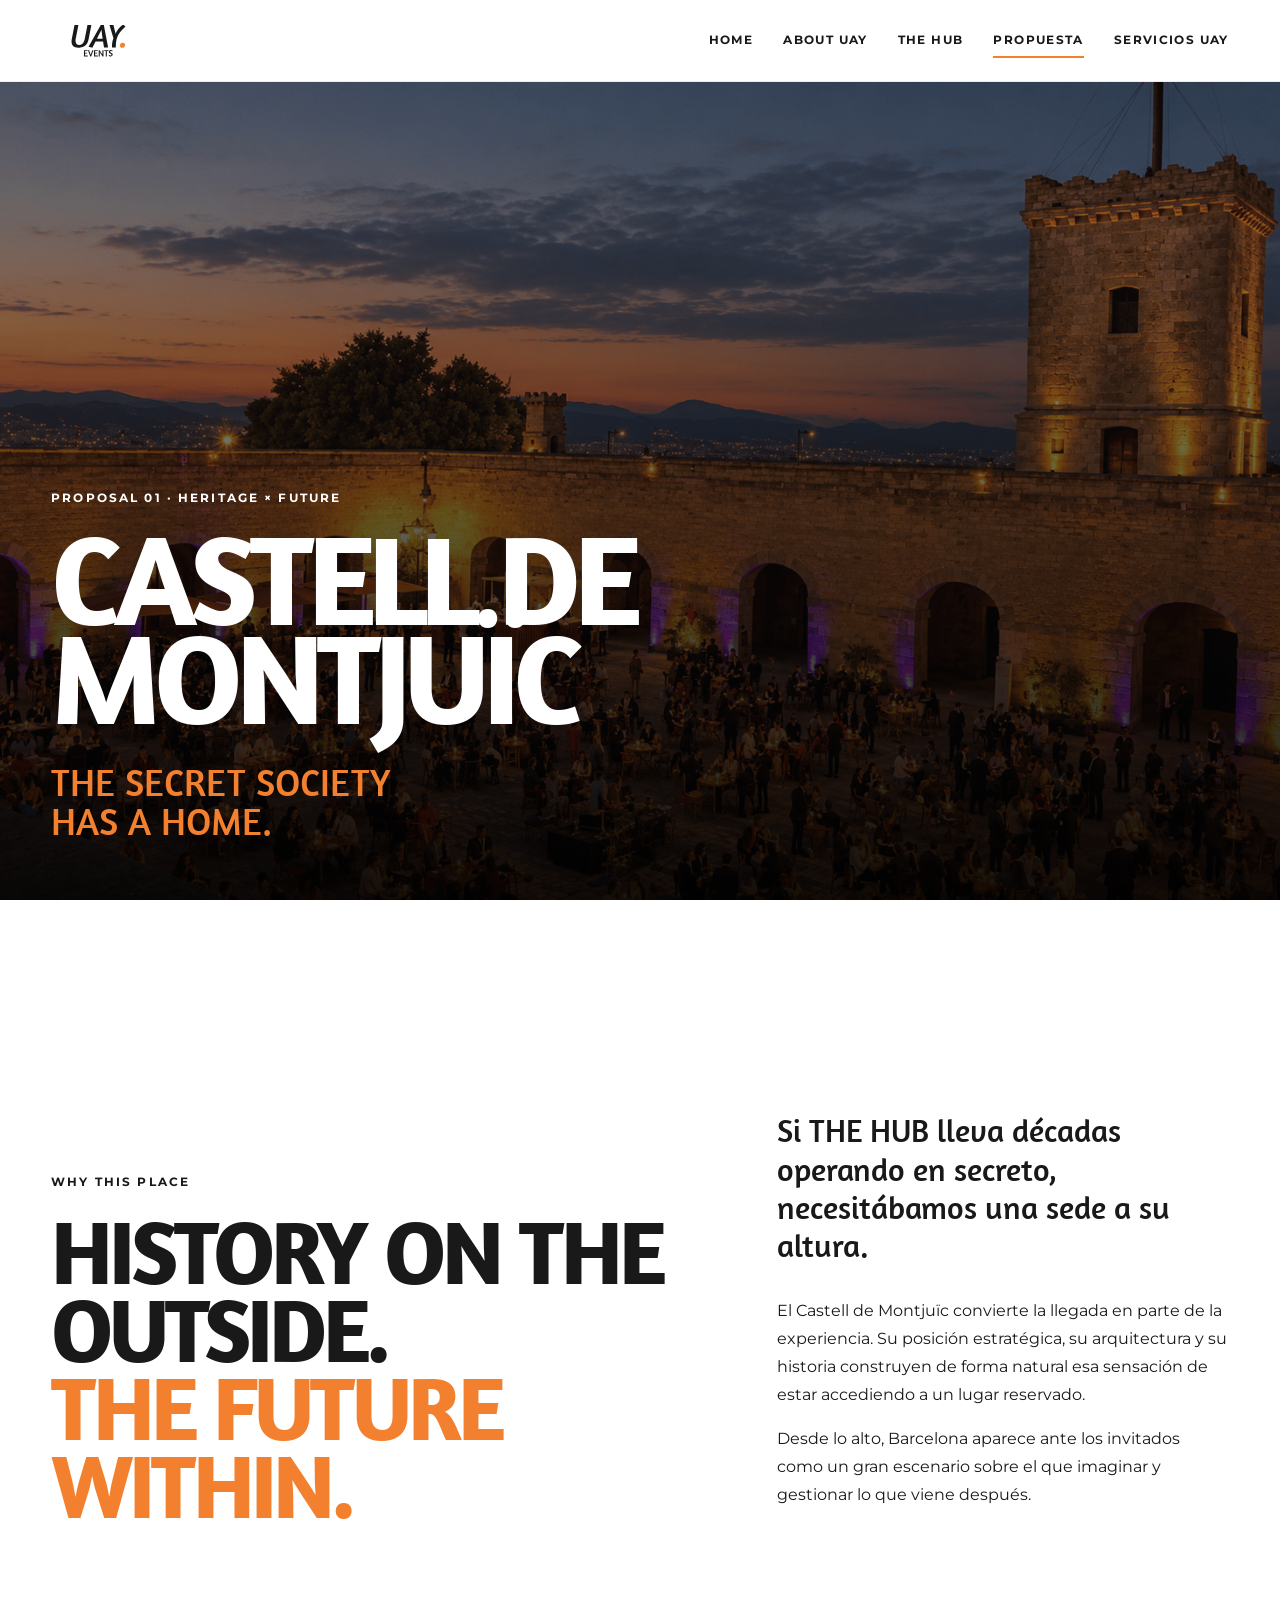
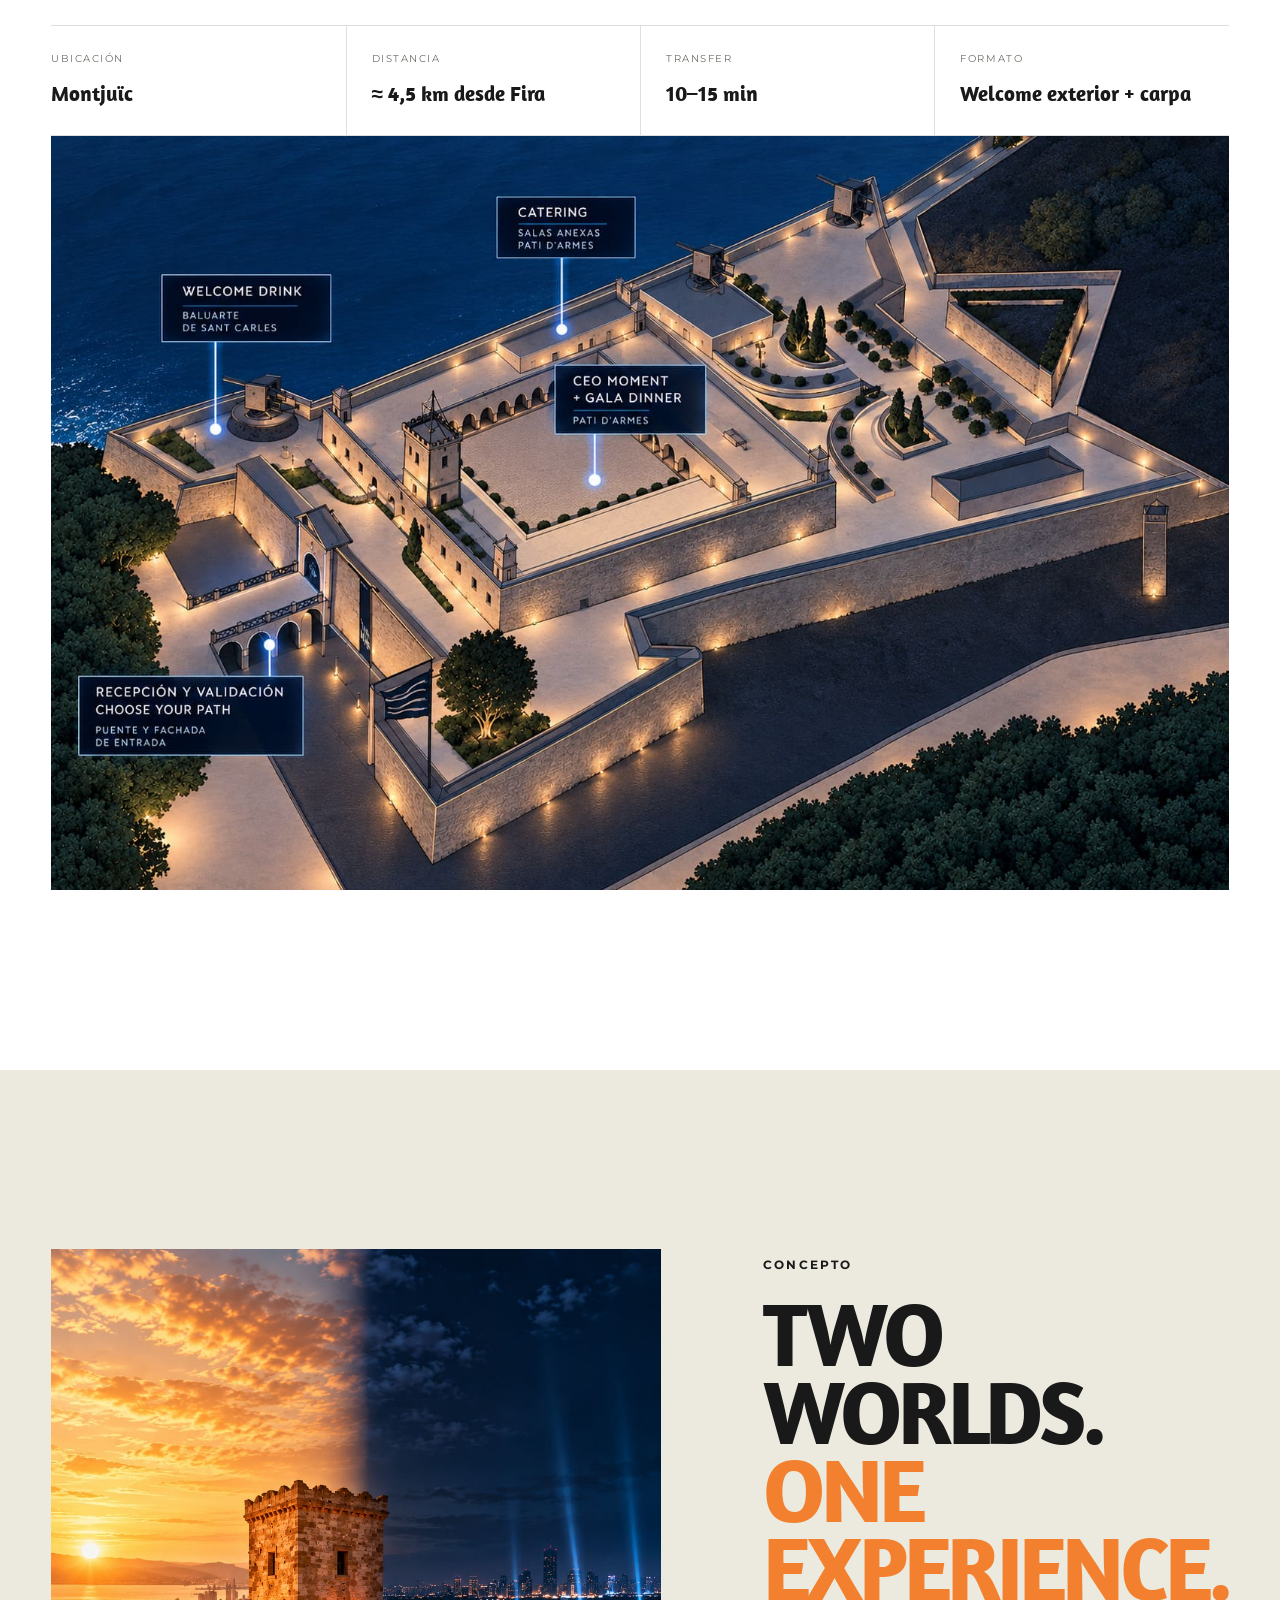
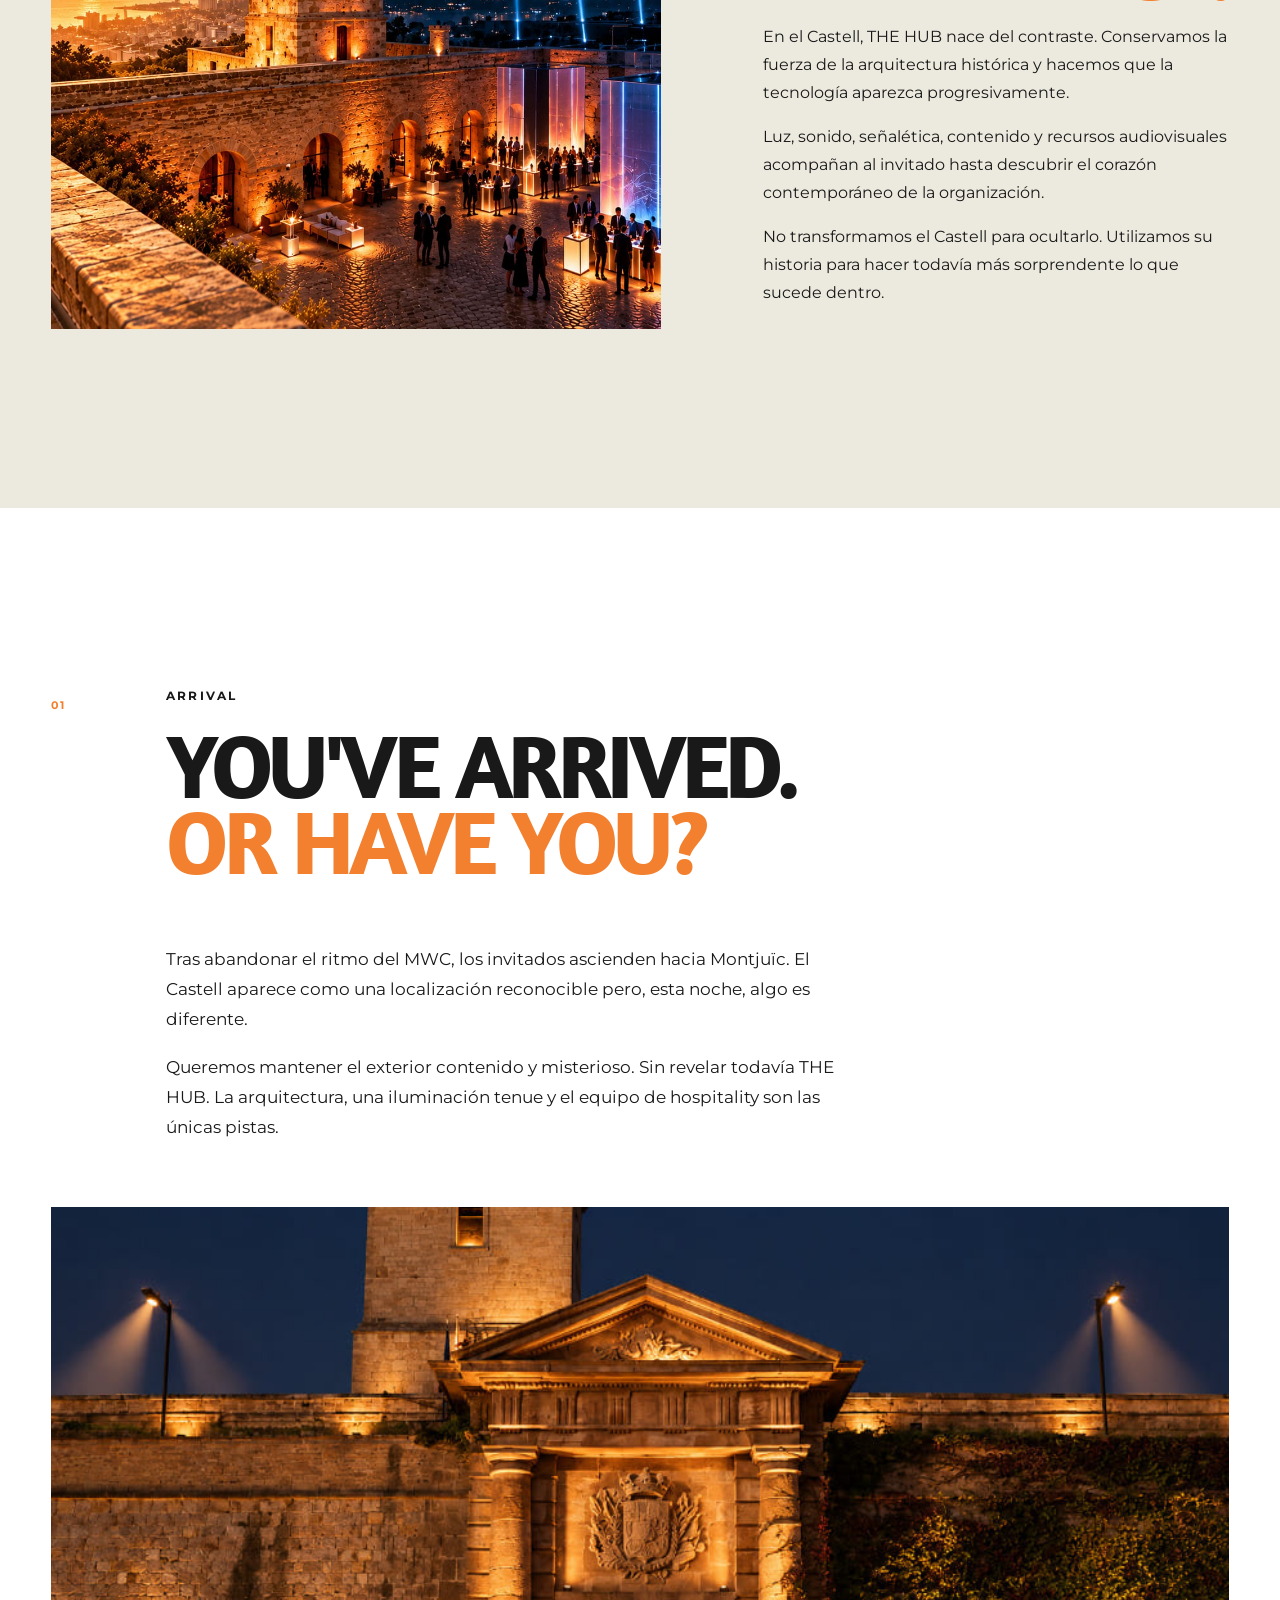
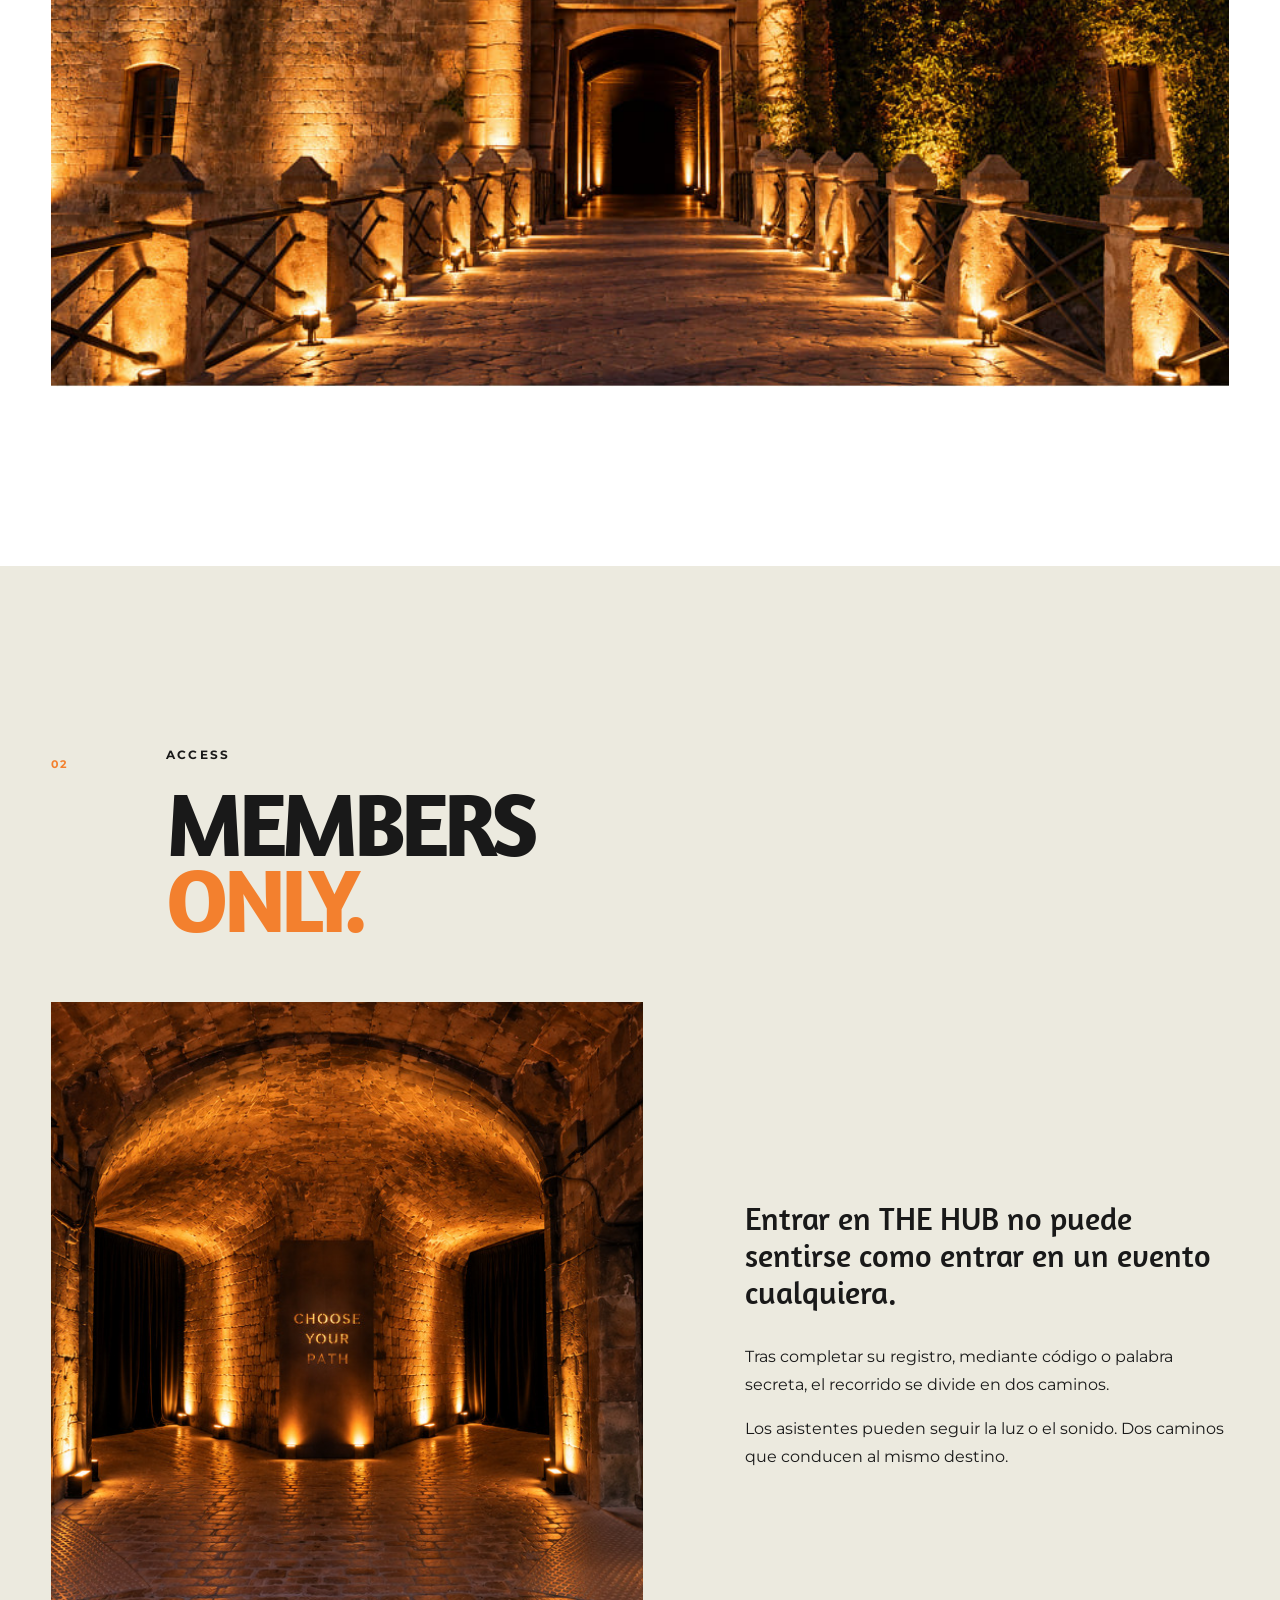
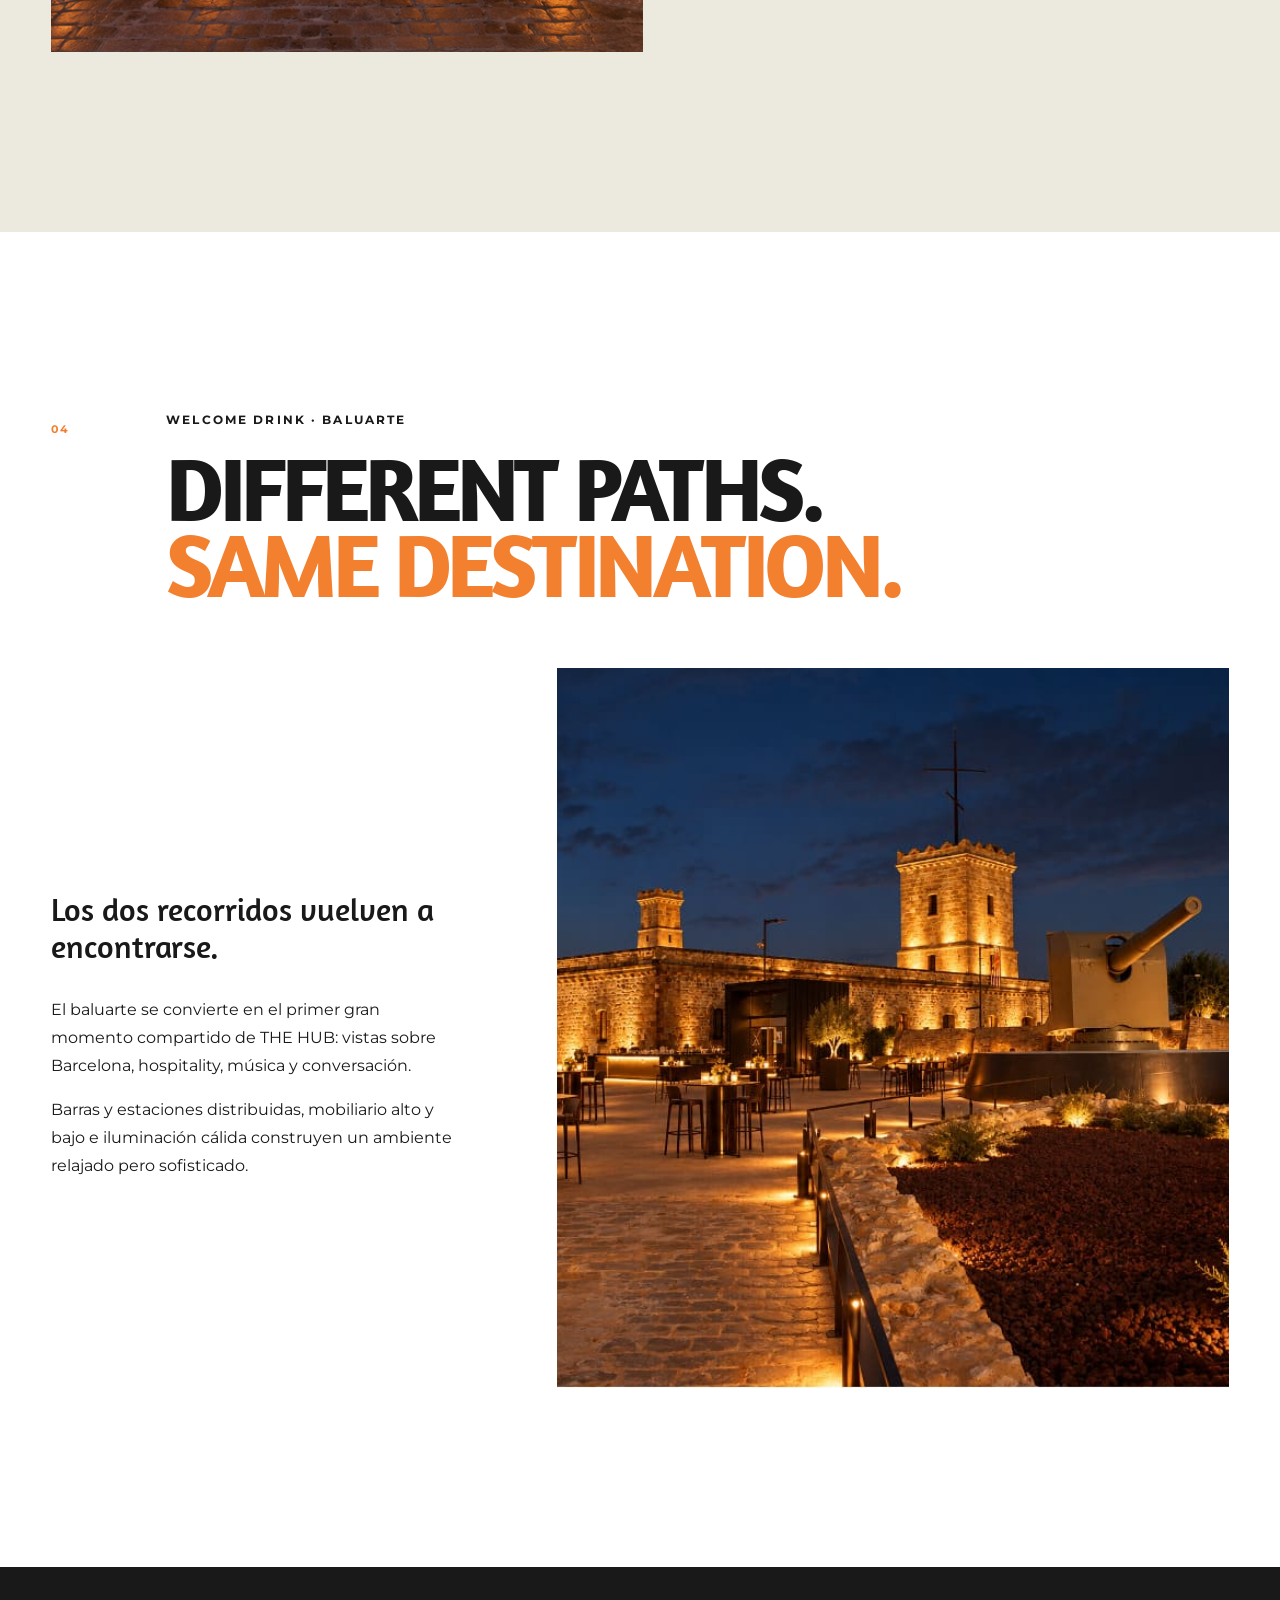
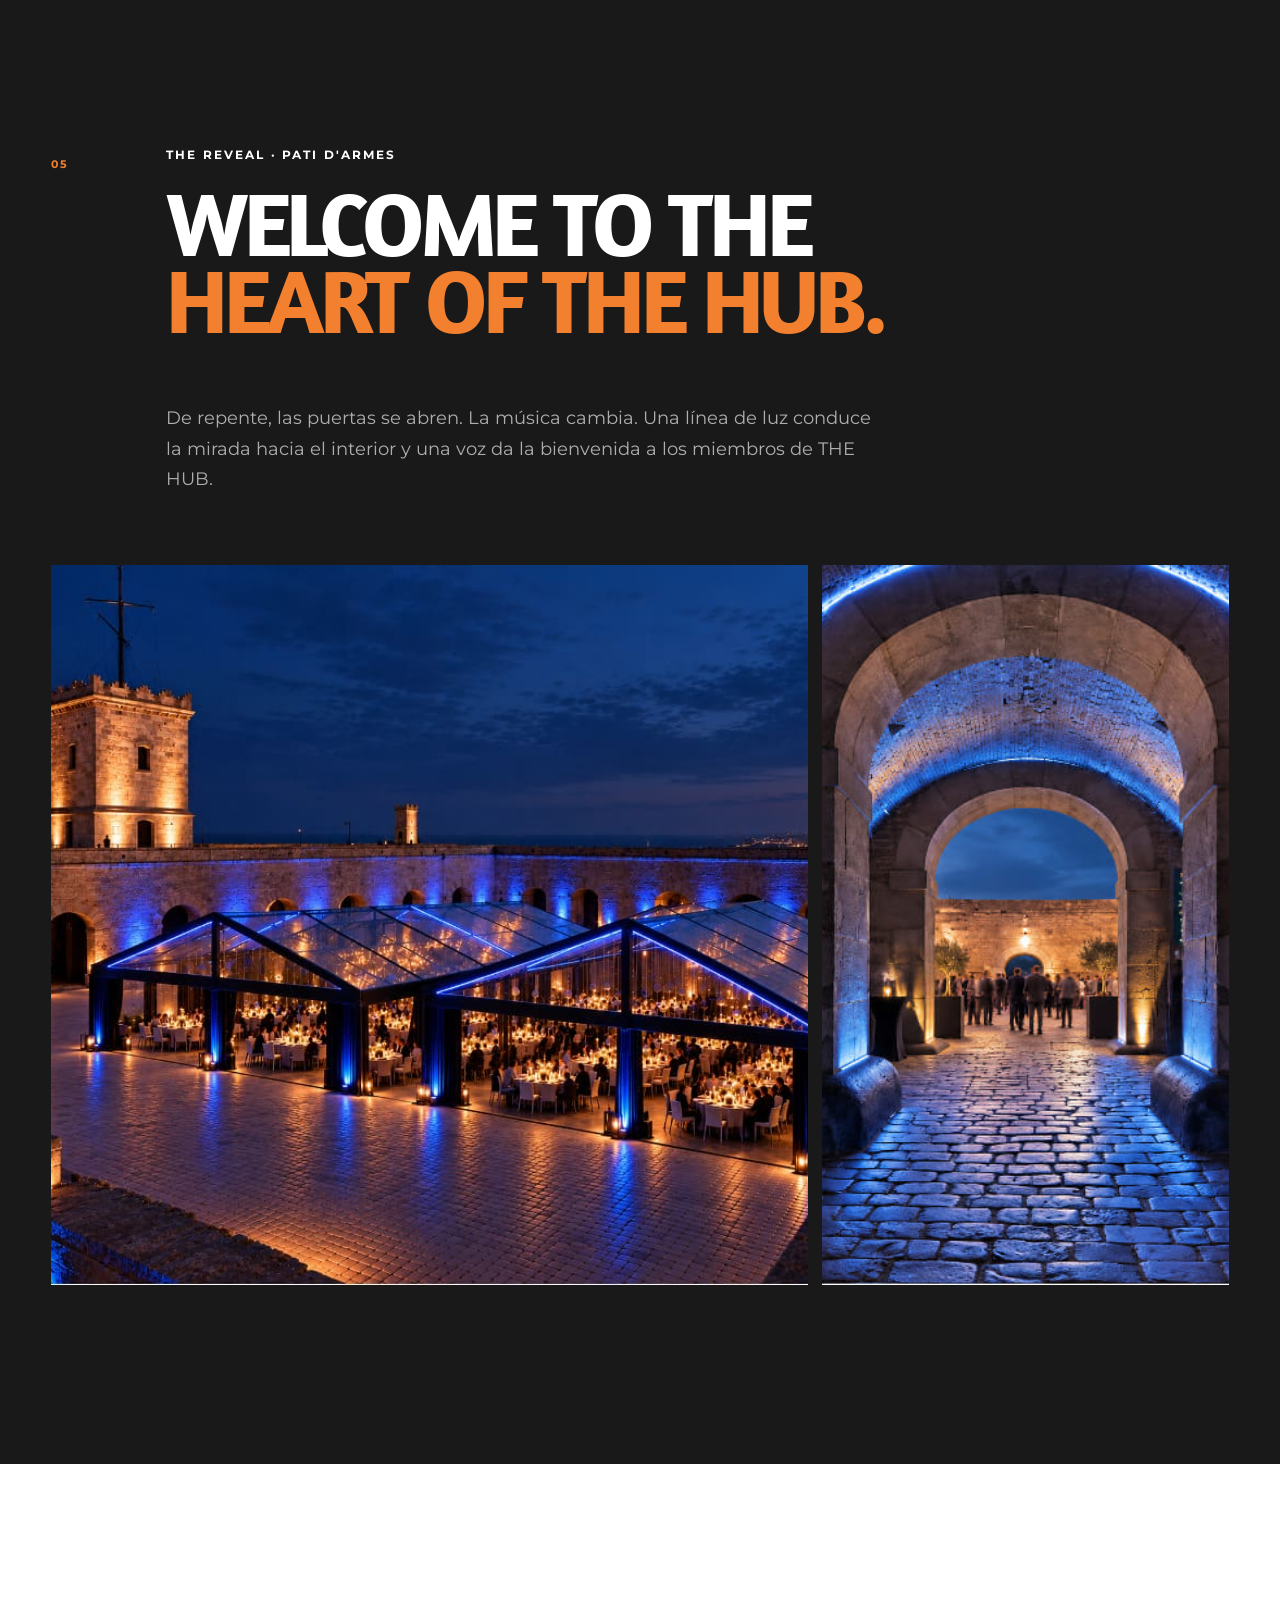
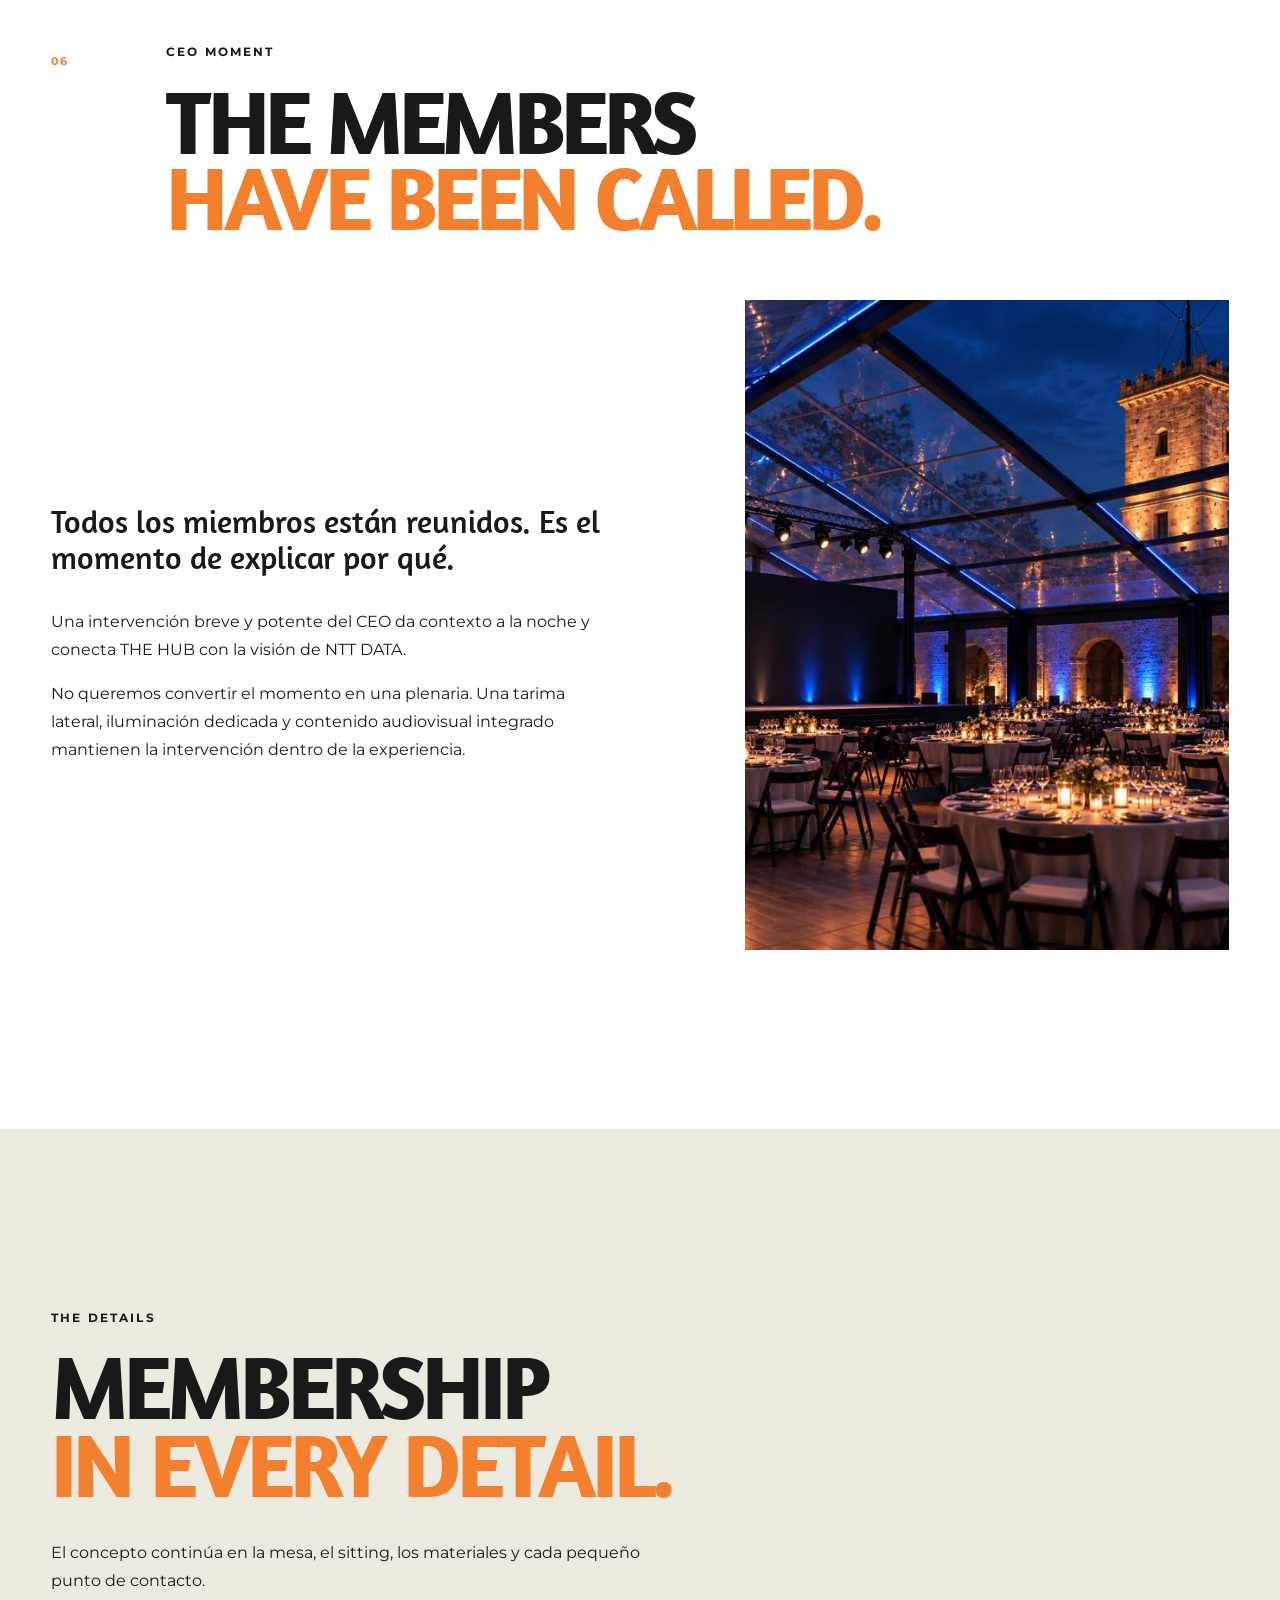
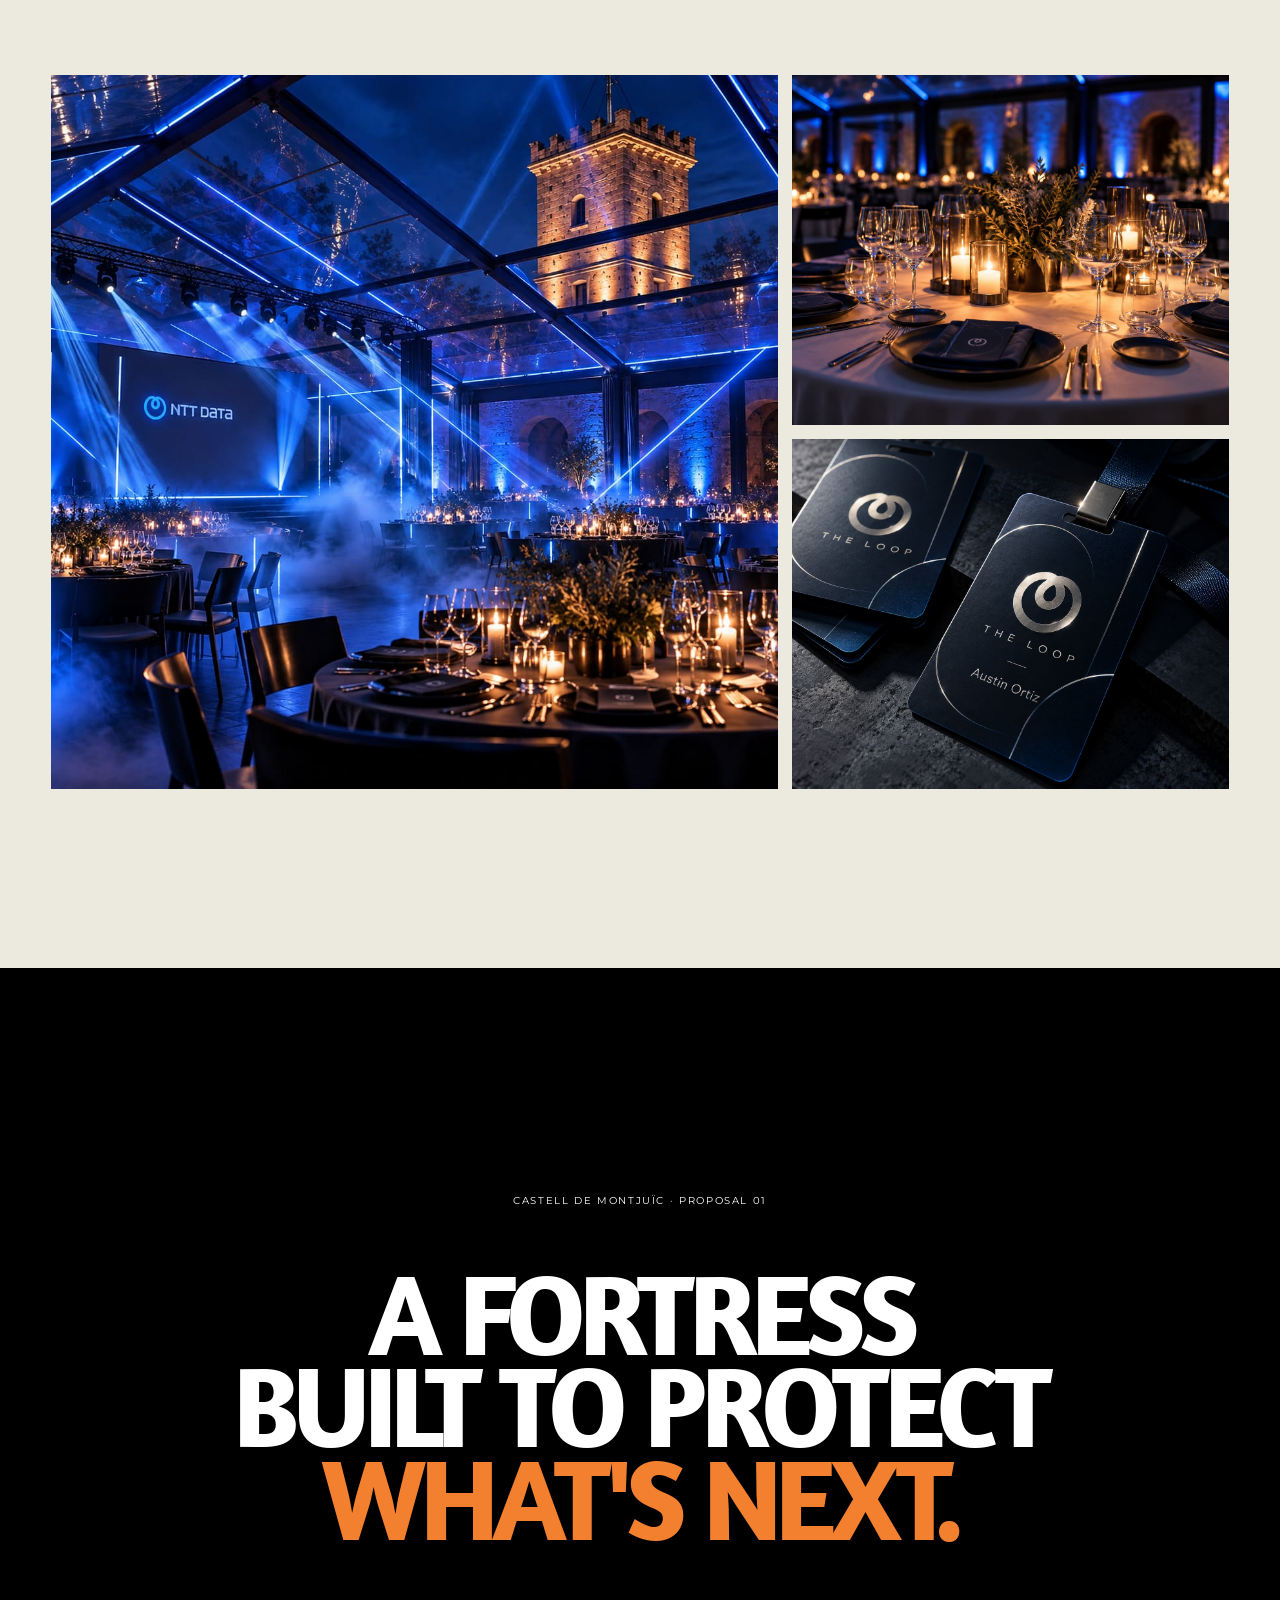
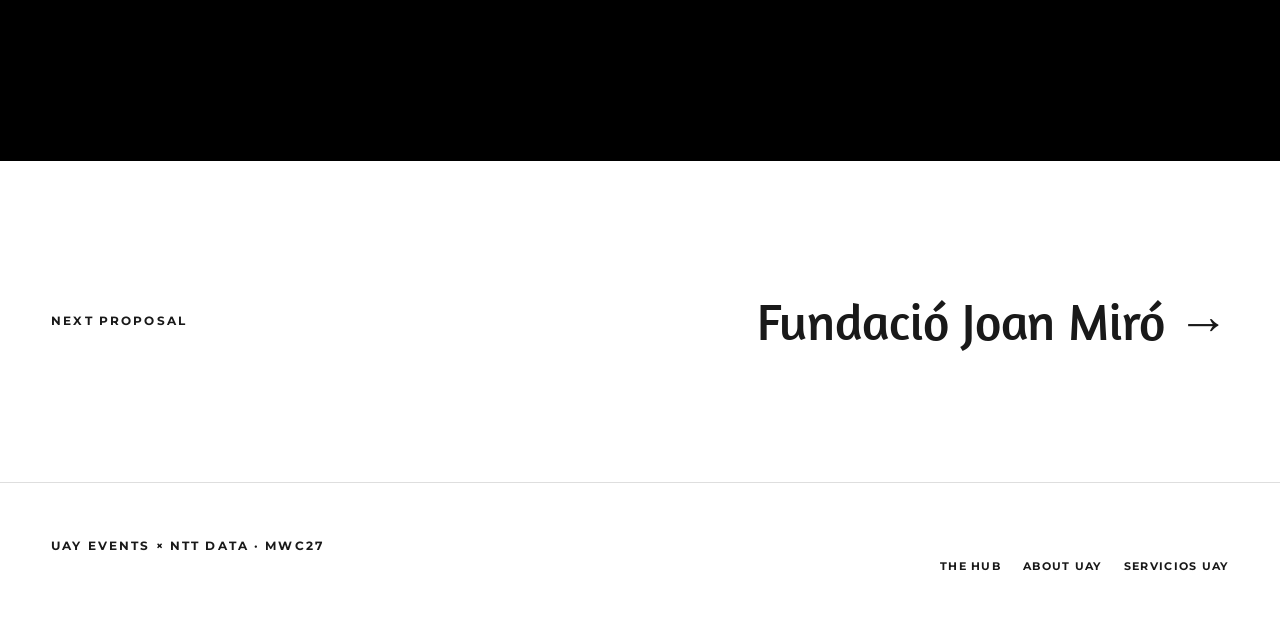
<file: the-hub-web/propuestas/castell-montjuic.html>
<!doctype html>
<html lang="es">
<head>
  <meta charset="utf-8">
  <meta name="viewport" content="width=device-width,initial-scale=1">
  <title>Castell de Montjuïc · THE HUB</title>
  <link rel="icon" type="image/svg+xml" href="../assets/images/favicon-UAY-Events.svg">
  <link rel="stylesheet" href="../css/base.css">
  <link rel="stylesheet" href="../css/components.css">
  <link rel="stylesheet" href="../css/pages/propuesta.css">
</head>

<body data-root="..">

<div data-site-header></div>

<main>

<!-- HERO -->
<section class="venue-hero">
  <img class="venue-hero__image" src="../assets/images/propuestas/castell/hero.jpg" alt="Castell de Montjuïc">

  <div class="venue-hero__inner">
    <div class="container reveal">

      <p class="eyebrow">Proposal 01 · Heritage × future</p>

      <h1 class="venue-hero__title">
        CASTELL DE<br>MONTJUÏC
      </h1>

      <p class="venue-hero__claim">
        THE SECRET SOCIETY<br>HAS A HOME.
      </p>

    </div>
  </div>
</section>


<!-- INTRO -->
<section class="venue-opening">
  <div class="container">

    <div class="venue-opening__grid">

      <div class="venue-opening__title reveal">
        <p class="eyebrow">Why this place</p>

        <h2>
          HISTORY ON THE OUTSIDE.<br>
          <span class="orange">THE FUTURE WITHIN.</span>
        </h2>
      </div>

      <div class="venue-opening__copy reveal">
        <p class="lead">
          Si THE HUB lleva décadas operando en secreto, necesitábamos una sede a su altura.
        </p>

        <p>
          El Castell de Montjuïc convierte la llegada en parte de la experiencia. Su posición estratégica, su arquitectura y su historia construyen de forma natural esa sensación de estar accediendo a un lugar reservado.
        </p>

        <p>
          Desde lo alto, Barcelona aparece ante los invitados como un gran escenario sobre el que imaginar y gestionar lo que viene después.
        </p>
      </div>

    </div>


    <div class="venue-facts reveal">

    <div class="venue-fact">
        <span>Ubicación</span>
        <strong>Montjuïc</strong>
      </div>

      <div class="venue-fact">
        <span>Distancia</span>
        <strong>≈ 4,5 km desde Fira</strong>
      </div>

      <div class="venue-fact">
        <span>Transfer</span>
        <strong>10–15 min</strong>
      </div>

      <div class="venue-fact">
        <span>Formato</span>
        <strong>Welcome exterior + carpa </strong>
      </div>

    </div>


      <img
        src="../assets/images/propuestas/castell/plan.jpg"
        alt="Plano de distribución de THE HUB en el Castell de Montjuïc"
      >

  </div>
</section>


<!-- CONCEPT -->
<section class="venue-concept">

  <div class="container">

    <div class="venue-concept__grid">

      <div class="venue-concept__image reveal">
        <img src="../assets/images/propuestas/castell/concept.jpg" alt="Castell de Montjuïc">
      </div>

      <div class="venue-concept__copy reveal">

        <p class="eyebrow">Concepto</p>

        <h2>
          TWO WORLDS.<br>
          <span class="orange">ONE EXPERIENCE.</span>
        </h2>

        <p>
          En el Castell, THE HUB nace del contraste. Conservamos la fuerza de la arquitectura histórica y hacemos que la tecnología aparezca progresivamente.
        </p>

        <p>
          Luz, sonido, señalética, contenido y recursos audiovisuales acompañan al invitado hasta descubrir el corazón contemporáneo de la organización.
        </p>

        <p>
          No transformamos el Castell para ocultarlo. Utilizamos su historia para hacer todavía más sorprendente lo que sucede dentro.
        </p>

      </div>

    </div>

  </div>

</section>


<!-- 01 ARRIVAL -->
<section class="experience-chapter">

  <div class="container">

    <div class="experience-chapter__heading reveal">
      <span class="experience-chapter__number">01</span>

      <div>
        <p class="eyebrow">Arrival</p>
        <h2>YOU'VE ARRIVED.<br><span>OR HAVE YOU?</span></h2>
      </div>
    </div>

    <div class="experience-chapter__copy reveal">
      <p>
        Tras abandonar el ritmo del MWC, los invitados ascienden hacia Montjuïc. El Castell aparece como una localización reconocible pero, esta noche, algo es diferente.
      </p>

      <p>
        Queremos mantener el exterior contenido y misterioso. Sin revelar todavía THE HUB. La arquitectura, una iluminación tenue y el equipo de hospitality son las únicas pistas.
      </p>
    </div>

    <figure class="experience-visual experience-visual--hero reveal">
      <img src="../assets/images/propuestas/castell/arrival.jpg" alt="Llegada a THE HUB en Castell de Montjuïc">
    </figure>

  </div>

</section>


<!-- 02 ACCESS -->
<section class="experience-chapter experience-chapter--soft">

  <div class="container">

    <div class="experience-chapter__heading reveal">
      <span class="experience-chapter__number">02</span>

      <div>
        <p class="eyebrow">Access</p>
        <h2>MEMBERS<br><span>ONLY.</span></h2>
      </div>
    </div>

    <div class="experience-split">

      <div class="experience-visual reveal">
        <img src="../assets/images/propuestas/castell/access.jpg" alt="Acceso a THE HUB">
      </div>

      <div class="experience-split__copy reveal">

        <p class="lead">
          Entrar en THE HUB no puede sentirse como entrar en un evento cualquiera.
        </p>

        <p>
          Tras completar su registro, mediante código o palabra secreta, el recorrido se divide en dos caminos.</p> 
        
        <p>Los asistentes pueden seguir la luz o el sonido. Dos caminos que conducen al mismo destino.</p>

      </div>

    </div>

    

  </div>

</section>


<!-- 04 WELCOME -->
<section class="experience-chapter">

  <div class="container">

    <div class="experience-chapter__heading reveal">
      <span class="experience-chapter__number">04</span>

      <div>
        <p class="eyebrow">Welcome drink · Baluarte</p>
        <h2>DIFFERENT PATHS.<br><span>SAME DESTINATION.</span></h2>
      </div>
    </div>


    <div class="experience-editorial">

      <div class="experience-editorial__copy reveal">

        <p class="lead">
          Los dos recorridos vuelven a encontrarse.
        </p>

        <p>
          El baluarte se convierte en el primer gran momento compartido de THE HUB: vistas sobre Barcelona, hospitality, música y conversación.
        </p>

        <p>
          Barras y estaciones distribuidas, mobiliario alto y bajo e iluminación cálida construyen un ambiente relajado pero sofisticado.
        </p>

      </div>

      <figure class="experience-visual reveal">
        <img src="../assets/images/propuestas/castell/welcome.jpg" alt="Welcome drink en el Castell de Montjuïc">
      </figure>

    </div>

  </div>

</section>


<!-- 05 REVEAL -->
<section class="experience-chapter experience-chapter--black">

  <div class="container">

    <div class="experience-chapter__heading reveal">
      <span class="experience-chapter__number">05</span>

      <div>
        <p class="eyebrow">The reveal · Pati d'Armes</p>
        <h2>WELCOME TO THE<br><span>HEART OF THE HUB.</span></h2>
      </div>
    </div>

    <p class="experience-chapter__intro reveal">
      De repente, las puertas se abren. La música cambia. Una línea de luz conduce la mirada hacia el interior y una voz da la bienvenida a los miembros de THE HUB.
    </p>


    <div class="reveal-gallery">

      <figure class="reveal-gallery__main reveal">
        <img src="../assets/images/propuestas/castell/pati-armes-01.jpg" alt="Pati d'Armes · THE HUB">
      </figure>

      <figure class="reveal-gallery__secondary reveal">
        <img src="../assets/images/propuestas/castell/pati-armes-02.jpg" alt="Carpa Pati d'Armes · THE HUB">
      </figure>

    </div>

  </div>

</section>


<!-- 06 CEO -->
<section class="experience-chapter">

  <div class="container">

    <div class="experience-chapter__heading reveal">
      <span class="experience-chapter__number">06</span>

      <div>
        <p class="eyebrow">CEO moment</p>
        <h2>THE MEMBERS<br><span>HAVE BEEN CALLED.</span></h2>
      </div>
    </div>


    <div class="experience-split experience-split--reverse">

      <div class="experience-visual reveal">
        <img src="../assets/images/propuestas/castell/ceo-moment.jpg" alt="CEO Moment · THE HUB">
      </div>

      <div class="experience-split__copy reveal">

        <p class="lead">
          Todos los miembros están reunidos. Es el momento de explicar por qué.
        </p>

        <p>
          Una intervención breve y potente del CEO da contexto a la noche y conecta THE HUB con la visión de NTT DATA.
        </p>

        <p>
          No queremos convertir el momento en una plenaria. Una tarima lateral, iluminación dedicada y contenido audiovisual integrado mantienen la intervención dentro de la experiencia.
        </p>

      </div>

    </div>

  </div>

</section>


<!-- DETAILS -->
<section class="venue-details experience-chapter experience-chapter--soft">

  <div class="container">

    <div class="venue-details__heading reveal">

      <p class="eyebrow">The details</p>

      <h2>
        MEMBERSHIP<br>
        <span class="orange">IN EVERY DETAIL.</span>
      </h2>

      <p>
        El concepto continúa en la mesa, el sitting, los materiales y cada pequeño punto de contacto.
      </p>

    </div>


    <div class="details-gallery">

      <figure class="details-gallery__large reveal">
        <img src="../assets/images/propuestas/castell/decor.jpg" alt="Decoración · THE HUB">
      </figure>

      <figure class="reveal">
        <img src="../assets/images/propuestas/castell/table.jpg" alt="Señalectica">

      </figure>

      <figure class="reveal">
        <img src="../assets/images/propuestas/castell/badge.jpg" alt="Sitting · THE HUB">
      </figure>

    </div>

  </div>

</section>


<!-- FINAL -->
<section class="venue-closing">

  <div class="container reveal">

    <span>CASTELL DE MONTJUÏC · PROPOSAL 01</span>

    <h2>
      A FORTRESS<br>
      BUILT TO PROTECT<br>
      <strong>WHAT'S NEXT.</strong>
    </h2>

  </div>

</section>


<!-- NEXT -->
<section class="section--compact">

  <div class="container next-venue">

    <p class="eyebrow">Next proposal</p>

    <a href="fundacio-miro.html">
      Fundació Joan Miró →
    </a>

  </div>

</section>

</main>

<div data-site-footer></div>

<script src="../js/components.js"></script>
<script src="../js/main.js"></script>

</body>
</html>
</file>
<file: css/base.css>
@import url('https://fonts.googleapis.com/css2?family=Amaranth:wght@400;700&family=Montserrat:wght@300;400;500;600;700&display=swap');

:root{
  --orange:#F3802E;
  --alabaster:#ECEADF;
  --ink:#191919;
  --white:#FFFFFF;
  --muted:#716f69;
  --line:rgba(25,25,25,.14);
  --max:1280px;
  --pad:clamp(22px,4vw,64px);
  --radius:28px;
  --radius-sm:18px;
  --header-h:82px;
  --ease:cubic-bezier(.22,1,.36,1);
}

*{box-sizing:border-box}
html{scroll-behavior:smooth}
body{
  margin:0;
  font-family:"Montserrat",sans-serif;
  color:var(--ink);
  background:var(--white);
  line-height:1.65;
  text-rendering:optimizeLegibility;
}
body.menu-open{overflow:hidden}
img,video{display:block;max-width:100%}
a{color:inherit;text-decoration:none}
button,input,textarea,select{font:inherit}
button{color:inherit}
::selection{background:var(--orange);color:var(--ink)}

.container{width:min(calc(100% - (var(--pad)*2)),var(--max));margin-inline:auto}
.section{padding:clamp(78px,10vw,150px) 0}
.section--compact{padding:clamp(56px,7vw,100px) 0}
.section--soft{background:var(--alabaster)}
.section--dark{background:var(--ink);color:var(--white)}
.section--orange{background:var(--orange)}

.eyebrow{
  margin:0 0 20px;
  text-transform:uppercase;
  letter-spacing:.18em;
  font-size:.74rem;
  font-weight:700;
}
.display{
  margin:0;
  font-family:"Amaranth",sans-serif;
  font-size:clamp(4rem,10vw,10rem);
  line-height:.84;
  letter-spacing:-.055em;
}
.h1,.h2,.h3{font-family:"Amaranth",sans-serif;font-weight:700;letter-spacing:-.025em}
.h1{font-size:clamp(3.5rem,8vw,7.5rem);line-height:.9;margin:0}
.h2{font-size:clamp(2.7rem,5.5vw,5.4rem);line-height:.95;margin:0 0 28px}
.h3{font-size:clamp(1.65rem,2.7vw,2.7rem);line-height:1.05;margin:0 0 14px}
.lead{font-size:clamp(1.08rem,1.7vw,1.42rem);line-height:1.7;max-width:880px}
.copy{max-width:780px}
.copy p{margin:0 0 1.15em}
.muted{color:var(--muted)}
.orange{color:var(--orange)}
.white{color:var(--white)}
.kicker{font-size:clamp(1.4rem,2.6vw,2.4rem);font-family:"Amaranth",sans-serif;line-height:1.15}

.rule{height:1px;background:var(--line);border:0;margin:0}
.spacer{height:clamp(40px,7vw,90px)}

.reveal{opacity:0;transform:translateY(24px);transition:opacity .75s var(--ease),transform .75s var(--ease)}
.reveal.is-visible{opacity:1;transform:none}


@media (prefers-reduced-motion:reduce){
  *,*::before,*::after{scroll-behavior:auto!important;animation-duration:.01ms!important;animation-iteration-count:1!important;transition-duration:.01ms!important}
  .reveal{opacity:1;transform:none}
}


/* =========================================================
   MOBILE — BLOQUEO DE LA EXPERIENCIA
   ========================================================= */

.mobile-block {
  display: none;
}

@media (max-width: 768px) {

  /* Oculta todo el contenido normal */
  body > *:not(.mobile-block) {
    display: none !important;
  }

  /* Muestra únicamente el aviso */
  .mobile-block {
    display: flex;
    position: fixed;
    inset: 0;
    width: 100%;
    height: 100dvh;
    background: #191919;
    align-items: center;
    justify-content: center;
    padding: 40px 28px;
    box-sizing: border-box;
    z-index: 99999;
  }

  .mobile-block__content {
    max-width: 420px;
    text-align: center;
    color: #fff;
  }

  .mobile-block__eyebrow {
    margin-bottom: 28px;
    font-size: 11px;
    letter-spacing: 0.18em;
    text-transform: uppercase;
    opacity: 0.5;
  }

  .mobile-block h1 {
    margin: 0 0 24px;
    font-size: 26px;
    line-height: 1.1;
    font-weight: 500;
    letter-spacing: -0.02em;
  }

  .mobile-block p {
    margin: 0 0 28px;
    font-size: 14px;
    line-height: 1.7;
    opacity: 0.65;
  }

  .mobile-block span {
    font-size: 12px;
    letter-spacing: 0.08em;
    text-transform: uppercase;
    opacity: 0.9;
  }
}
</file>
<file: css/components.css>
/* Shared header / nav */
.site-header{
  position:sticky;top:0;z-index:1000;
  height:var(--header-h);
  border-bottom:1px solid rgba(25,25,25,.08);
  background:rgba(255,255,255,.88);
  backdrop-filter:blur(18px);
}
.site-header--dark{background:rgba(25,25,25,.78);border-color:rgba(255,255,255,.12);color:var(--white)}
.nav{
  width:min(calc(100% - (var(--pad)*2)),var(--max));height:100%;margin:auto;
  display:flex;align-items:center;justify-content:space-between;gap:30px;
}
.brand{display:inline-flex;align-items:center;min-width:110px;z-index:2}
.brand img{width:116px;height:95px;object-fit:contain;object-position:left center}
.nav__links{display:flex;align-items:center;gap:30px}
.nav__link,.nav__submenu-toggle{
  border:0;background:none;padding:9px 0;cursor:pointer;
  text-transform:uppercase;letter-spacing:.12em;font-size:.72rem;font-weight:700;
  position:relative;
}
.nav__link::after,.nav__submenu-toggle::after{
  content:"";position:absolute;left:0;right:100%;bottom:1px;height:2px;background:var(--orange);transition:right .25s ease;
}
.nav__link:hover::after,.nav__link.is-active::after,.nav__submenu-toggle:hover::after,.nav__submenu-toggle.is-active::after{right:0}
.nav__dropdown{position:relative}
.nav__submenu{
  position:absolute;top:calc(100% + 14px);right:0;min-width:260px;padding:12px;
  background:var(--ink);color:var(--white);border-radius:16px;
  opacity:0;visibility:hidden;transform:translateY(-8px);transition:.22s ease;box-shadow:0 20px 50px rgba(0,0,0,.18)
}
.nav__dropdown:hover .nav__submenu,.nav__dropdown:focus-within .nav__submenu,.nav__dropdown.is-open .nav__submenu{opacity:1;visibility:visible;transform:none}
.nav__submenu a{display:block;padding:13px 14px;border-radius:10px;font-size:.78rem}
.nav__submenu a:hover,.nav__submenu a.is-active{background:rgba(255,255,255,.09);color:var(--orange)}
.nav__toggle{display:none;border:0;background:none;font-size:1.8rem;line-height:1;cursor:pointer;z-index:2}

/* Buttons */
.btn{display:inline-flex;align-items:center;justify-content:center;gap:14px;padding:15px 23px;border-radius:999px;border:1px solid currentColor;text-transform:uppercase;letter-spacing:.11em;font-size:.72rem;font-weight:700;transition:.28s var(--ease)}
.btn:hover{transform:translateY(-2px);background:var(--ink);border-color:var(--ink);color:var(--white)}
.btn--orange{background:var(--orange);border-color:var(--orange);color:var(--ink)}
.btn--orange:hover{background:var(--white);border-color:var(--white);color:var(--ink)}
.btn--light{border-color:rgba(255,255,255,.72);color:var(--white)}
.btn--light:hover{background:var(--white);color:var(--ink);border-color:var(--white)}
.btn--ghost{border-color:var(--line)}
.btn__arrow{font-size:1.1rem;transition:transform .25s ease}.btn:hover .btn__arrow{transform:translateX(4px)}

/* Media */
.media{position:relative;overflow:hidden;border-radius:var(--radius);background:var(--alabaster)}
.media--wide{aspect-ratio:16/8.6}.media--landscape{aspect-ratio:4/3}.media--portrait{aspect-ratio:4/5}
.media img,.media video{width:100%;height:100%;object-fit:cover}
.media__fallback{position:absolute;inset:0;display:grid;place-items:center;text-align:center;padding:28px;background:linear-gradient(135deg,var(--alabaster),#d6d2c5);font-size:.72rem;letter-spacing:.14em;text-transform:uppercase;font-weight:700}
.media.has-media .media__fallback{display:none}
.media::after{content:"";position:absolute;inset:0;pointer-events:none;background:linear-gradient(180deg,transparent 55%,rgba(0,0,0,.08))}

/* Cards */
.editorial-grid{display:grid;grid-template-columns:repeat(3,1fr);gap:20px}
.editorial-card{min-height:390px;padding:28px;border:1px solid var(--line);border-radius:var(--radius);display:flex;flex-direction:column;justify-content:space-between;background:var(--white);transition:.3s var(--ease);overflow:hidden;position:relative}
.editorial-card:hover{transform:translateY(-6px);border-color:var(--orange);box-shadow:0 18px 60px rgba(25,25,25,.09)}
.editorial-card__number{font-size:.7rem;font-weight:700;letter-spacing:.16em;text-transform:uppercase}
.editorial-card__arrow{align-self:flex-end;font-size:1.45rem}
.editorial-card--dark{background:var(--ink);color:var(--white);border-color:var(--ink)}
.editorial-card--orange{background:var(--orange);border-color:var(--orange)}

.venue-card{position:relative;min-height:560px;border-radius:var(--radius);overflow:hidden;background:var(--ink);color:var(--white);display:flex;align-items:flex-end;padding:34px}
.venue-card__image{position:absolute;inset:0;width:100%;height:100%;object-fit:cover;transition:transform .8s var(--ease);opacity:.8}
.venue-card::after{content:"";position:absolute;inset:0;background:linear-gradient(180deg,rgba(0,0,0,.04) 25%,rgba(0,0,0,.78) 100%)}
.venue-card__content{position:relative;z-index:2;width:100%}
.venue-card__meta{font-size:.68rem;text-transform:uppercase;letter-spacing:.16em;font-weight:700;opacity:.8}
.venue-card h3{font-size:clamp(2rem,2vw,3rem);margin:8px 0 18px;font-family:"Amaranth",sans-serif}
.venue-card:hover .venue-card__image{transform:scale(1.035)}
.venue-card__fallback{position:absolute;inset:0;background:linear-gradient(135deg,#2a2a2a,#151515);display:grid;place-items:center;color:rgba(255,255,255,.35);font-size:.68rem;letter-spacing:.14em;text-transform:uppercase}
.venue-card.has-media .venue-card__fallback{display:none}

/* Split / stats / pillars */
.split{display:grid;grid-template-columns:1fr 1fr;gap:clamp(36px,6vw,90px);align-items:center}
.split--top{align-items:start}
.pillars{display:grid;grid-template-columns:repeat(4,1fr);gap:0;margin-top:55px;border-top:1px solid currentColor}
.pillar{padding:28px 24px 28px 0;border-right:1px solid currentColor}
.pillar:not(:first-child){padding-left:24px}.pillar:last-child{border-right:0}
.pillar__num{display:block;font-size:.7rem;letter-spacing:.16em;text-transform:uppercase;font-weight:700;margin-bottom:52px;color:var(--orange)}
.pillar h3{font-family:"Amaranth",sans-serif;font-size:1.7rem;margin:0 0 10px}.pillar p{font-size:.9rem;margin:0;opacity:.74}

.feature-list{border-top:1px solid var(--line)}
.feature-row{display:grid;grid-template-columns:90px .9fr 1.4fr;gap:26px;padding:26px 0;border-bottom:1px solid var(--line);align-items:start}
.feature-row__num{font-size:.72rem;letter-spacing:.15em;font-weight:700;color:var(--orange)}
.feature-row h3{font-family:"Amaranth",sans-serif;font-size:1.45rem;margin:0}.feature-row p{margin:0;color:var(--muted)}

/* Footer */
.site-footer{padding:54px 0;border-top:1px solid var(--line)}
.footer__inner{width:min(calc(100% - (var(--pad)*2)),var(--max));margin:auto;display:grid;grid-template-columns:1.2fr .8fr;gap:40px;align-items:end}
.footer__brand{font-family:"Amaranth",sans-serif;font-size:clamp(2rem,3.5vw,3.4rem);line-height:1;margin:0}.footer__meta{display:flex;justify-content:flex-end;gap:22px;flex-wrap:wrap;font-size:.68rem;text-transform:uppercase;letter-spacing:.12em;font-weight:700}

/* Breadcrumb */
.breadcrumb{display:flex;gap:9px;align-items:center;font-size:.68rem;letter-spacing:.12em;text-transform:uppercase;font-weight:700;color:var(--muted);margin-bottom:32px}.breadcrumb span{opacity:.5}

@media (max-width:980px){
  .nav__toggle{display:block}
  .nav__links{position:fixed;inset:var(--header-h) 0 auto 0;min-height:calc(100vh - var(--header-h));padding:40px var(--pad) 70px;background:var(--white);color:var(--ink);display:flex;flex-direction:column;align-items:flex-start;gap:17px;transform:translateX(100%);transition:transform .35s var(--ease);overflow:auto}
  .site-header--dark .nav__links{background:var(--ink);color:var(--white)}
  .menu-open .nav__links{transform:none}
  .nav__link,.nav__submenu-toggle{font-family:"Amaranth",sans-serif;font-size:clamp(2rem,7vw,4rem);letter-spacing:-.02em;text-transform:none}
  .nav__dropdown{width:100%}.nav__submenu{position:static;min-width:0;margin-top:12px;padding:0 0 0 18px;background:transparent;color:inherit;box-shadow:none;border-left:1px solid currentColor;opacity:1;visibility:visible;transform:none;display:none}.nav__dropdown.is-open .nav__submenu{display:block}.nav__submenu a{font-size:.9rem;padding:10px 0}
  .editorial-grid{grid-template-columns:1fr 1fr}.venue-card{min-height:500px}
  .pillars{grid-template-columns:1fr 1fr}.pillar:nth-child(2){border-right:0}.pillar:nth-child(n+3){border-top:1px solid currentColor}
  .split{grid-template-columns:1fr}.feature-row{grid-template-columns:60px 1fr}.feature-row p{grid-column:2}
}
@media (max-width:640px){
  :root{--header-h:72px}.brand img{width:100px}.editorial-grid{grid-template-columns:1fr}.editorial-card{min-height:310px}.venue-card{min-height:430px;padding:26px}
  .pillars{grid-template-columns:1fr}.pillar,.pillar:not(:first-child){padding:24px 0;border-right:0;border-top:1px solid currentColor}.pillar:first-child{border-top:0}.pillar__num{margin-bottom:30px}
  .footer__inner{grid-template-columns:1fr}.footer__meta{justify-content:flex-start}
}
</file>
<file: css/pages/landing.css>
/* ========================================
   THE METHOD — LANDING
======================================== */

.landing-page{
  background:var(--ink);
  color:var(--white);
  overflow:hidden;
}


/* ========================================
   ACCESS
======================================== */

.access{
  min-height:100svh;
  position:relative;
  display:flex;
  align-items:stretch;
  isolation:isolate;
}


/* ========================================
   BACKGROUND
======================================== */

.access__visual{
  position:absolute;
  inset:0;
  z-index:-2;

  background:
    radial-gradient(
      circle at 78% 22%,
      rgba(243,128,46,.22),
      transparent 25%
    ),
    radial-gradient(
      circle at 15% 82%,
      rgba(243,128,46,.1),
      transparent 22%
    ),
    linear-gradient(
      135deg,
      #191919 0%,
      #202020 55%,
      #101010 100%
    );
}


.access__visual::before,
.access__visual::after{
  content:"";
  position:absolute;
  border:1px solid rgba(255,255,255,.16);
  border-radius:50%;
}


.access__visual::before{
  width:58vw;
  height:58vw;
  right:-16vw;
  top:-24vw;
}


.access__visual::after{
  width:34vw;
  height:34vw;
  left:-12vw;
  bottom:-17vw;
}


.access__line{
  position:absolute;

  height:1px;
  width:70vw;

  background:
    linear-gradient(
      90deg,
      transparent,
      var(--orange),
      transparent
    );

  transform:rotate(-24deg);

  left:28vw;
  top:50%;

  opacity:.6;
}


/* ========================================
   INNER
======================================== */

.access__inner{
  width:min(
    calc(100% - (var(--pad) * 2)),
    var(--max)
  );

  min-height:100svh;

  margin:0 auto;

  padding:
    clamp(24px,4vh,40px)
    0
    clamp(45px,8vh,90px);

  display:flex;
  flex-direction:column;
}


/* ========================================
   TOP
======================================== */

.access__top{
  display:flex;
  justify-content:space-between;
  align-items:center;

  gap:24px;

  flex-shrink:0;

  font-size:.68rem;
  letter-spacing:.16em;
  text-transform:uppercase;
  font-weight:700;
}


.access__top img{
  width:110px;
  filter:brightness(0) invert(1);
}


/* ========================================
   MAIN CONTENT
======================================== */

.access__main{
  max-width:1040px;

  /*
   * El contenido ocupa el espacio disponible.
   * Esto permite mantener el botón visible
   * sin pegarlo al borde inferior.
   */

  margin:auto 0;

  padding:
    clamp(30px,5vh,70px)
    0;
}


/* ========================================
   LABEL
======================================== */

.access__label{
  display:flex;
  align-items:center;

  gap:14px;

  margin-bottom:24px;

  font-size:.72rem;
  letter-spacing:.18em;
  text-transform:uppercase;
  font-weight:700;
}


.access__dot{
  width:8px;
  height:8px;

  flex-shrink:0;

  border-radius:50%;

  background:var(--orange);

  box-shadow:
    0 0 0 7px rgba(243,128,46,.12);
}


/* ========================================
   CLAIM
======================================== */

.access__claim{
  font-family:"Amaranth",sans-serif;

  font-size:
    clamp(4.8rem,14vw,13.5rem);

  line-height:.72;

  letter-spacing:-.055em;

  margin:0;
}


.access__claim span{
  display:block;

  color:var(--orange);

  font-size:.34em;

  line-height:1.1;

  letter-spacing:-.03em;

  margin-top:.28em;
}


/* ========================================
   COPY
======================================== */

.access__copy{
  max-width:650px;

  font-size:
    clamp(1rem,1.5vw,1.25rem);

  color:
    rgba(255,255,255,.74);

  margin:
    clamp(24px,4vh,36px)
    0
    0;
}


/* ========================================
   BUTTON AREA
======================================== */

.access__bottom{
  width:100%;

  display:flex;
  justify-content:flex-end;
  align-items:center;

  flex-shrink:0;

  /*
   * El botón queda centrado horizontalmente
   * y separado del borde inferior.
   */

  padding-bottom:clamp(10px,2vh,25px);
}


.access__enter{
  min-width:210px;

  display:inline-flex;
  justify-content:center;
  align-items:center;

  gap:14px;

  text-align:center;
}


/* ========================================
   LAPTOPS / LOW HEIGHT SCREENS
======================================== */

@media (max-height:800px){

  .access__inner{
    padding-top:22px;
    padding-bottom:35px;
  }


  .access__main{
    padding:20px 0 28px;
  }


  .access__claim{
    font-size:
      clamp(4.5rem,11vw,8.5rem);
  }


  .access__label{
    margin-bottom:16px;
  }


  .access__copy{
    margin-top:20px;
    font-size:1rem;
  }


  .access__bottom{
    padding-bottom:20px;
  }

}


/* ========================================
   VERY LOW HEIGHT SCREENS
======================================== */

@media (max-height:650px){

  .access__inner{
    padding-top:16px;
    padding-bottom:20px;
  }


  .access__top img{
    width:95px;
  }


  .access__main{
    padding:14px 0 20px;
  }


  .access__claim{
    font-size:
      clamp(3.8rem,9vw,6.5rem);
  }


  .access__label{
    margin-bottom:12px;
    font-size:.65rem;
  }


  .access__copy{
    margin-top:16px;
    font-size:.92rem;
    max-width:600px;
  }


  .access__bottom{
    padding-bottom:10px;
  }

}


/* ========================================
   MOBILE
======================================== */

@media (max-width:650px){

  .access__inner{
    padding-top:24px;
    padding-bottom:35px;
  }


  .access__top span{
    display:none;
  }


  .access__main{
    padding:35px 0;
  }


  .access__claim{
    font-size:
      clamp(4.2rem,25vw,7rem);
  }


  .access__copy{
    font-size:1rem;
  }


  .access__bottom{
    width:100%;
    padding-bottom:20px;
  }


  .access__enter{
    width:100%;
  }

}
</file>
<file: css/pages/about.css>
.about-title{padding-top:clamp(90px,12vw,150px)}
.about-title .display{max-width:1050px}

.about-intro{align-items:center}
.about-intro__image{height:clamp(420px,52vw,650px);border-radius:var(--radius);overflow:hidden;background:var(--alabaster)}
.about-intro__image img{width:100%;height:100%;object-fit:cover}
.about-intro__copy{max-width:560px}
.about-intro__copy p{margin:0 0 1.15em}

.about-method{display:grid;grid-template-columns:repeat(3,1fr);gap:28px;margin-top:46px}
.about-pillar{padding:26px 0;border-top:2px solid var(--ink)}
.about-pillar>span{display:block;color:var(--orange);font-size:.7rem;font-weight:700;letter-spacing:.15em;margin-bottom:52px}
.about-pillar .h3{font-size:clamp(1.55rem,2.2vw,2.25rem)}
.about-pillar p{max-width:330px;margin:0;color:var(--muted);font-size:.92rem}

.project{display:grid;grid-template-columns:1.1fr .9fr;gap:clamp(34px,6vw,82px);align-items:center;padding:68px 0;border-top:1px solid var(--line)}
.project:first-of-type{margin-top:48px}
.project:nth-of-type(even){grid-template-columns:.9fr 1.1fr}
.project:nth-of-type(even) .project__media{order:2}
.project-gallery{display:grid;grid-template-columns:repeat(2,1fr);grid-template-rows:repeat(2,minmax(190px,260px));gap:10px}
.project-gallery img{width:100%;height:100%;object-fit:cover;border-radius:16px;background:var(--alabaster)}
.project>div:last-child{max-width:510px}
.project>div:last-child p{color:var(--muted);line-height:1.75}

.team-grid{display:grid;grid-template-columns:repeat(3,1fr);gap:24px;margin-top:48px;align-items:start}
.team-card{border-top:1px solid var(--line);padding-top:20px}
.team-card summary{list-style:none;cursor:pointer}
.team-card summary::-webkit-details-marker{display:none}
.team-card__photo{height:390px;position:relative;overflow:hidden;border-radius:18px;background:#dedbd0}
.team-card__photo img{width:100%;height:100%;object-fit:cover;transition:transform .55s var(--ease)}
.team-card:hover .team-card__photo img{transform:scale(1.02)}
.team-card__hint{position:absolute;left:16px;bottom:16px;padding:8px 12px;border-radius:999px;background:rgba(255,255,255,.9);font-size:.64rem;text-transform:uppercase;letter-spacing:.12em;font-weight:700}
.team-card__heading{display:flex;justify-content:space-between;gap:20px;align-items:flex-start}
.team-card__heading h3{margin:18px 0 2px;font-family:"Amaranth",sans-serif;font-size:1.55rem}
.team-card__heading p{margin:0}
.team-card__icon{width:34px;height:34px;flex:0 0 34px;margin-top:17px;border:1px solid var(--line);border-radius:50%;display:grid;place-items:center;transition:.28s var(--ease)}
.team-card[open] .team-card__icon{transform:rotate(45deg);background:var(--orange);border-color:var(--orange)}
.team-card__content{margin-top:20px;padding:22px 0 8px;border-top:1px solid var(--line)}
.team-card__content>p:last-child{color:var(--muted);font-size:.9rem}
.team-card__quote{color:var(--orange);font-family:"Amaranth",sans-serif;font-size:1.25rem;line-height:1.25}

@media(max-width:980px){
  .about-method{grid-template-columns:1fr}
  .about-pillar>span{margin-bottom:28px}
  .project,.project:nth-of-type(even){grid-template-columns:1fr}
  .project:nth-of-type(even) .project__media{order:0}
  .team-grid{grid-template-columns:1fr 1fr}
}
@media(max-width:640px){
  .about-intro__image{height:430px}
  .project-gallery{grid-template-rows:repeat(2,160px)}
  .team-grid{grid-template-columns:1fr}
  .team-card__photo{height:440px}
}
</file>
<file: css/pages/servicios.css>
.services-hero{padding:clamp(110px,15vw,190px) 0 70px;background:var(--alabaster)}.services-hero__grid{display:grid;grid-template-columns:1.15fr .85fr;gap:clamp(40px,8vw,110px);align-items:end}.services-hero__side{max-width:460px}
.services-list{border-top:1px solid var(--line)}.service{display:grid;grid-template-columns:90px .85fr 1.15fr;gap:30px;padding:34px 0;border-bottom:1px solid var(--line)}.service__num{font-size:.72rem;letter-spacing:.15em;font-weight:700;color:var(--orange)}.service h2{font-family:"Amaranth",sans-serif;font-size:clamp(1.8rem,3vw,3rem);margin:0}.service p{margin:0;color:var(--muted)}
.service-manifesto{max-width:1040px}.service-manifesto p{font-family:"Amaranth",sans-serif;font-size:clamp(2.6rem,5.5vw,5.7rem);line-height:.98;margin:0}
@media(max-width:900px){.services-hero__grid{grid-template-columns:1fr}.service{grid-template-columns:55px 1fr}.service p{grid-column:2}}
</file>
<file: css/pages/the-hub.css>
/* ==================================================
THE HUB
================================================== */

:root{
  --hub-line:rgba(255,255,255,.16);
  --hub-muted:rgba(255,255,255,.62);
}


/* ==================================================
HERO
================================================== */

.hub-hero{
  min-height:calc(100svh - var(--header-h));
  position:relative;
  display:flex;
  align-items:stretch;
  overflow:hidden;
  background:var(--ink);
  color:var(--white);
}

.hub-hero__background{
  position:absolute;
  inset:0;
  background:
    radial-gradient(
      circle at 78% 32%,
      rgba(235,94,40,.22),
      transparent 25%
    ),
    linear-gradient(
      115deg,
      rgba(0,0,0,.15),
      rgba(0,0,0,.7)
    );
}

.hub-hero__background::before{
  content:"";
  position:absolute;
  width:52vw;
  height:52vw;
  border:1px solid rgba(255,255,255,.12);
  border-radius:50%;
  right:-12vw;
  top:-15vw;
}

.hub-hero__background::after{
  content:"";
  position:absolute;
  width:35vw;
  height:35vw;
  border:1px solid rgba(255,255,255,.07);
  border-radius:50%;
  right:-3vw;
  top:-6vw;
}

.hub-hero__inner{
  min-height:inherit;
  position:relative;
  z-index:2;
  display:flex;
  flex-direction:column;
  justify-content:space-between;
  padding-top:38px;
  padding-bottom:45px;
}

.hub-hero__meta{
  display:flex;
  justify-content:space-between;
  padding-bottom:18px;
  border-bottom:1px solid var(--hub-line);
  font-size:.68rem;
  letter-spacing:.16em;
  text-transform:uppercase;
  color:var(--hub-muted);
}

.hub-hero__content{
  padding:8vh 0;
}

.hub-hero__title{
  margin:0;
  font-family:"Amaranth",sans-serif;
  font-size:clamp(6rem,17vw,15rem);
  line-height:.7;
  letter-spacing:-.065em;
}

.hub-hero__claim{
  margin:45px 0 0;
  font-family:"Amaranth",sans-serif;
  font-size:clamp(1.6rem,3vw,3rem);
  margin-left:130px;
}

.hub-hero__footer{
  display:flex;
  justify-content:space-between;
  align-items:flex-end;
  gap:50px;
  padding-top:28px;
  border-top:1px solid var(--hub-line);
}

.hub-hero__footer p{
  max-width:460px;
  margin:0;
  color:var(--hub-muted);
  line-height:1.7;
}

.hub-scroll{
  display:flex;
  gap:35px;
  align-items:center;
  color:var(--white);
  text-decoration:none;
  font-size:.75rem;
  letter-spacing:.12em;
  text-transform:uppercase;
}


/* ==================================================
COMMON
================================================== */

.hub-code{
  font-size:.64rem;
  letter-spacing:.18em;
  text-transform:uppercase;
  color:rgba(0,0,0,.4);
}

.hub-code--light{
  color:rgba(255,255,255,.42);
}

.hub-section-heading{
  max-width:1000px;
  margin-bottom:clamp(55px,8vw,100px);
}

.hub-section-heading h2,
.hub-mwc__heading h2,
.hub-ntt h2,
.hub-membership h2,
.hub-details h2,
.hub-adaptability h2,
.hub-settings h2{
  margin:15px 0 0;
  font-family:"Amaranth",sans-serif;
  font-size:clamp(3.2rem,7vw,7rem);
  line-height:.88;
  letter-spacing:-.045em;
}

.hub-section-heading--light{
  color:var(--white);
}

.hub-section-intro{
  max-width:650px;
  margin:35px 0 0;
  font-size:1.05rem;
  line-height:1.75;
  color:rgba(255,255,255,.65);
}

.hub-section-intro--dark{
  color:rgba(0,0,0,.6);
}


/* ==================================================
MANIFESTO
================================================== */

.hub-manifesto{
  padding:clamp(110px,16vw,220px) 0;
}

.hub-manifesto__intro{
  display:flex;
  justify-content:space-between;
  align-items:center;
  margin-bottom:70px;
}

.hub-manifesto__text{
  max-width:1200px;
  margin:0;
  font-family:"Amaranth",sans-serif;
  font-size:clamp(2.8rem,6vw,6.2rem);
  line-height:.98;
  letter-spacing:-.035em;
}

.hub-manifesto__text span{
  color:var(--orange);
}


/* ==================================================
STORY
================================================== */

.hub-story{
  padding:clamp(100px,13vw,180px) 0;
  background:var(--alabaster);
}

.hub-story__layout{
  display:grid;
  grid-template-columns:1.15fr .85fr;
  gap:clamp(50px,8vw,120px);
  align-items:center;
}

.hub-story__image{
  position:relative;
}

.hub-story__image img{
  width:100%;
  min-height:650px;
  object-fit:cover;
  display:block;
  background:#d8d8d8;
}

.image-label{
  position:absolute;
  bottom:0;
  left:0;
  padding:12px 16px;
  background:var(--ink);
  color:var(--white);
  font-size:.6rem;
  letter-spacing:.16em;
}

.hub-story__copy{
  max-width:520px;
}

.hub-story__copy p{
  line-height:1.8;
  margin:0 0 28px;
}

.hub-story__lead{
  font-family:"Amaranth",sans-serif;
  font-size:clamp(1.6rem,2.5vw,2.3rem);
  line-height:1.15 !important;
}

.hub-story__closing{
  margin-top:45px !important;
  font-size:1.5rem;
}


/* ==================================================
QUOTE
================================================== */

.hub-quote{
  padding:clamp(100px,15vw,210px) 0;
  background:var(--ink);
  color:var(--white);
}

.hub-quote p{
  max-width:1250px;
  margin:45px 0 0;
  font-family:"Amaranth",sans-serif;
  font-size:clamp(3.2rem,8vw,8.5rem);
  line-height:.84;
  letter-spacing:-.055em;
}

.hub-quote p span{
  display:block;
  color:var(--orange);
}


/* ==================================================
MWC
================================================== */

.hub-mwc{
  padding:clamp(110px,14vw,190px) 0;
}

.hub-mwc__content{
  display:grid;
  grid-template-columns:.8fr 1.2fr;
  gap:clamp(60px,10vw,150px);
  margin-top:80px;
}

.hub-mwc__numbers{
  display:flex;
  flex-direction:column;
  align-items:flex-start;
  gap:18px;
}

.hub-mwc__numbers span{
  padding-bottom:10px;
  border-bottom:1px solid rgba(0,0,0,.25);
  font-family:"Amaranth",sans-serif;
  font-size:clamp(1.4rem,2.2vw,2rem);
}

.hub-mwc__copy{
  max-width:680px;
  font-size:1.05rem;
  line-height:1.8;
}

.hub-mwc__copy p{
  margin:0 0 25px;
}

.hub-mwc__statement{
  margin-top:clamp(80px,10vw,140px);
  padding-top:45px;
  border-top:1px solid rgba(0,0,0,.18);
}

.hub-mwc__statement p{
  max-width:1100px;
  margin:0;
  font-family:"Amaranth",sans-serif;
  font-size:clamp(2.3rem,5vw,5rem);
  line-height:1;
}

.hub-mwc__statement span{
  display:block;
  color:rgba(0,0,0,.35);
}


/* ==================================================
NTT DATA
================================================== */

.hub-ntt{
  padding:clamp(100px,14vw,190px) 0;
  background:var(--orange);
}

.hub-ntt__grid{
  display:grid;
  grid-template-columns:1fr 1fr;
  gap:clamp(60px,9vw,140px);
}

.hub-ntt h2 span{
  color:var(--white);
}

.hub-ntt__copy{
  align-self:end;
  max-width:600px;
}

.hub-ntt__copy p{
  line-height:1.75;
}

.hub-ntt__copy .lead{
  font-family:"Amaranth",sans-serif;
  font-size:clamp(1.5rem,2.5vw,2.2rem);
  line-height:1.2;
}

.hub-ntt__statement{
  margin-top:100px;
  padding-top:35px;
  border-top:1px solid rgba(0,0,0,.25);
  font-family:"Amaranth",sans-serif;
  font-size:clamp(2rem,4vw,4.5rem);
  line-height:1;
}

.hub-ntt__statement span,
.hub-ntt__statement strong{
  display:block;
}

.hub-ntt__statement strong{
  color:var(--white);
}


/* ==================================================
MOODBOARD
================================================== */

.hub-universe{
  padding:clamp(110px,14vw,190px) 0;
  background:var(--ink);
}

.moodboard{
  display:grid;
  grid-template-columns:1.2fr .8fr 1fr;
  grid-auto-rows:280px;
  gap:12px;
}

.moodboard__item{
  position:relative;
  margin:0;
  overflow:hidden;
  background:#222;
}

.moodboard__item--large,
.moodboard__item--tall{
  grid-row:span 2;
}

.moodboard__item--wide{
  grid-column:span 2;
}

.moodboard__item img{
  width:100%;
  height:100%;
  object-fit:cover;
  display:block;
  transition:transform .7s ease;
}

.moodboard__item:hover img{
  transform:scale(1.025);
}

.moodboard figcaption{
  position:absolute;
  left:18px;
  bottom:16px;
  color:var(--white);
  font-size:.65rem;
  letter-spacing:.18em;
}


/* ==================================================
MEMBERSHIP
================================================== */

.hub-membership{
  padding:clamp(110px,14vw,190px) 0;
  background:#ffffff;
}

.hub-membership__title h2 span{
  color:var(--orange);
}

.hub-membership__content{
  display:grid;
  grid-template-columns:.8fr 1.2fr;
  gap:clamp(60px,10vw,150px);
  align-items:center;
  margin-top:90px;
}

.hub-membership__copy{
  max-width:500px;
  font-size:1.08rem;
  line-height:1.8;
}

.hub-access-card{
  aspect-ratio:1.6 / 1;
  max-width:680px;
  width:100%;
  margin-left:auto;
  padding:35px;
  display:flex;
  flex-direction:column;
  justify-content:space-between;
  background:var(--ink);
  color:var(--white);
  box-shadow:0 35px 80px rgba(0,0,0,.18);
  transform:rotate(-2deg);
}

.hub-access-card__top,
.hub-access-card__bottom{
  display:flex;
  justify-content:space-between;
  font-size:.65rem;
  letter-spacing:.18em;
}

.hub-access-card__middle{
  font-family:"Amaranth",sans-serif;
  font-size:clamp(3.5rem,7vw,7rem);
  color: white;
  align-self:center;
}

.hub-membership__codes{
  display:flex;
  flex-wrap:wrap;
  gap:12px;
  margin-top:90px;
}

.hub-membership__codes span{
  padding:13px 20px;
  border:1px solid rgba(0,0,0,.22);
  border-radius:100px;
  font-size:.66rem;
  letter-spacing:.14em;
}


/* ==================================================
JOURNEY
================================================== */

.hub-journey{
  padding:clamp(110px,14vw,190px) 0;
}

.journey-line{
  display:grid;
  grid-template-columns:repeat(7,1fr);
  border-top:1px solid rgba(0,0,0,.22);
}

.journey-step{
  position:relative;
  padding:35px 22px 0 0;
}

.journey-step::before{
  content:"";
  position:absolute;
  width:9px;
  height:9px;
  border-radius:50%;
  background:var(--orange);
  top:-5px;
  left:0;
}

.journey-step > span{
  display:block;
  margin-bottom:55px;
  color:rgba(0,0,0,.35);
  font-size:.65rem;
}

.journey-step h3{
  margin:0 0 14px;
  font-family:"Amaranth",sans-serif;
  font-size:1.15rem;
}

.journey-step p{
  margin:0;
  max-width:145px;
  font-size:.82rem;
  line-height:1.55;
  color:rgba(0,0,0,.6);
}


/* ==================================================
PILLARS
================================================== */

.hub-pillars{
  padding:clamp(110px,14vw,190px) 0;
  background:var(--ink);
  color:var(--white);
}

.hub-pillars__list{
  border-top:1px solid var(--hub-line);
}

.hub-pillar{
  display:grid;
  grid-template-columns:80px 1fr 1fr;
  gap:35px;
  padding:42px 0;
  border-bottom:1px solid var(--hub-line);
  align-items:center;
}

.hub-pillar__number{
  color:rgba(255,255,255,.35);
  font-size:.7rem;
}

.hub-pillar h3{
  margin:0;
  font-family:"Amaranth",sans-serif;
  font-size:clamp(2rem,4vw,4.5rem);
}

.hub-pillar__claim{
  margin:8px 0 0;
  color:var(--orange);
}

.hub-pillar__description{
  max-width:480px;
}

.hub-pillar__description p{
  color:rgba(255,255,255,.72);
}

.hub-pillar__description span{
  display:block;
  margin-top:20px;
  color:rgba(255,255,255,.38);
  font-size:.6rem;
  letter-spacing:.12em;
}


/* ==================================================
DETAILS
================================================== */

.hub-details{
  padding:clamp(110px,14vw,190px) 0;
  background:var(--orange);
}

.hub-details__heading h2 span{
  color:var(--white);
}

.hub-details__grid{
  display:flex;
  flex-wrap:wrap;
  gap:12px;
  margin:90px 0;
}

.hub-details__grid span{
  padding:15px 22px;
  border:1px solid rgba(0,0,0,.3);
  border-radius:100px;
  font-size:.7rem;
  letter-spacing:.14em;
}

.hub-details__quote{
  margin:0;
  text-align:right;
  font-family:"Amaranth",sans-serif;
  font-size:clamp(4rem,10vw,10rem);
  line-height:.76;
  letter-spacing:-.055em;
}

.hub-details__quote span{
  color:var(--white);
}


/* ==================================================
ADAPTABILITY
================================================== */

.hub-adaptability{
  padding:clamp(110px,14vw,190px) 0;
}

.hub-adaptability__grid{
  display:grid;
  grid-template-columns:.8fr 1.2fr;
  gap:clamp(60px,10vw,150px);
  margin-top:80px;
}

.hub-adaptability__copy{
  max-width:520px;
  font-size:1.05rem;
  line-height:1.8;
}

.hub-framework{
  border-top:1px solid rgba(0,0,0,.2);
}

.hub-framework__row{
  display:grid;
  grid-template-columns:150px 1fr;
  gap:30px;
  padding:30px 0;
  border-bottom:1px solid rgba(0,0,0,.2);
}

.hub-framework__row span{
  font-family:"Amaranth",sans-serif;
  font-size:1.6rem;
}

.hub-framework__row p{
  margin:0;
  color:rgba(0,0,0,.55);
}

.hub-framework__plus{
  padding:15px 0;
  font-size:2rem;
  color:var(--orange);
}

.hub-adaptability__statement{
  margin:100px 0 0;
  font-family:"Amaranth",sans-serif;
  font-size:clamp(3rem,7vw,7rem);
  line-height:.85;
}

.hub-adaptability__statement span{
  color:var(--orange);
}


/* ==================================================
FINAL CLAIM
================================================== */

.hub-final-claim{
  min-height:90vh;
  display:flex;
  align-items:center;
  padding:120px 0;
  background:var(--ink);
  color:var(--white);
}

.hub-final-claim h2{
  margin:50px 0 45px;
  font-family:"Amaranth",sans-serif;
  font-size:clamp(5rem,13vw,13rem);
  line-height:.72;
  letter-spacing:-.065em;
}

.hub-final-claim h2 span{
  color:var(--orange);
}

.hub-final-claim p{
  margin:0;
  color:rgba(255,255,255,.58);
  font-size:1.05rem;
  line-height:1.7;
}


/* ==================================================
CHOOSE THE SETTING
================================================== */

.hub-settings{
  padding:clamp(110px,14vw,190px) 0;
  background:var(--alabaster);
}


/* TITLE */

.hub-settings__heading{
  width:100%;
  max-width:1200px;
  margin:0;
  text-align:left;
}

.hub-settings__heading h2{
  margin:15px 0 0;
  text-align:left;
}


/* TEXT - FORCED LEFT ALIGNMENT */

.hub-settings__copy{
  display:block;
  width:100%;
  max-width:1000px;
  margin:55px 0 0 0;
  padding:0;
  text-align:left;
}

.hub-settings__copy p{
  display:block;
  width:100%;
  margin:0 0 20px 0;
  padding:0;
  text-align:left;
  font-size:1.05rem;
  line-height:1.75;
}

.hub-settings__copy p:last-child{
  margin-bottom:0;
}


/* ==================================================
VENUE GRID
Same visual component as Home
================================================== */

.hub-settings__venues{
  margin-top:80px;
}


/* THIS IS WHAT MAKES THE 3 CARDS STAY IN ONE ROW */

.venue-grid{
  display:grid;
  grid-template-columns:repeat(3,minmax(0,1fr));
  gap:20px;
  width:100%;
}


/* CARD */

.venue-card{
  position:relative;
  min-width:0;
  min-height:560px;
  border-radius:var(--radius);
  overflow:hidden;
  background:var(--ink);
  color:var(--white);
  display:flex;
  align-items:flex-end;
  padding:34px;
  text-decoration:none;
}


/* IMAGE */

.venue-card__image{
  position:absolute;
  inset:0;
  width:100%;
  height:100%;
  object-fit:cover;
  transition:transform .8s var(--ease);
  opacity:.8;
}


/* DARK GRADIENT */

.venue-card::after{
  content:"";
  position:absolute;
  inset:0;
  z-index:1;
  background:
    linear-gradient(
      180deg,
      rgba(0,0,0,.04) 25%,
      rgba(0,0,0,.78) 100%
    );
}


/* CONTENT */

.venue-card__content{
  position:relative;
  z-index:2;
  width:100%;
}

.venue-card__meta{
  display:block;
  font-size:.68rem;
  text-transform:uppercase;
  letter-spacing:.16em;
  font-weight:700;
  opacity:.8;
}

.venue-card h3{
  margin:8px 0 18px;
  font-family:"Amaranth",sans-serif;
  font-size:clamp(2rem,2vw,3rem);
  line-height:1;
  color:var(--white);
}


/* IMAGE HOVER */

.venue-card:hover .venue-card__image{
  transform:scale(1.035);
}


/* FALLBACK */

.venue-card__fallback{
  position:absolute;
  inset:0;
  z-index:0;
  background:linear-gradient(135deg,#2a2a2a,#151515);
  display:grid;
  place-items:center;
  color:rgba(255,255,255,.35);
  font-size:.68rem;
  letter-spacing:.14em;
  text-transform:uppercase;
}

.venue-card.has-media .venue-card__fallback{
  display:none;
}

/* ==================================================
   THE METHOD · LOGO
================================================== */

.hub-hero__logo {
  width: min(760px, 90vw);
  margin: 1.5rem 0;
  padding-top: 80px;
}

.hub-hero__logo img {
  display: block;
  width: 100%;
  height: auto;
  object-fit: contain;
}

/* Extra spacing for sequential conceptual blocks */

.hub-section-heading + .hub-pillars__list {
  margin-top: 4rem;
}

.hub-pillars__list + .hub-section-heading {
  margin-top: 8rem;
}

@media (max-width: 768px) {

  .hub-hero__logo {
    width: 100%;
    max-width: 520px;
  }

  .hub-pillars__list + .hub-section-heading {
    margin-top: 5rem;
  }

}

/* ==================================================
RESPONSIVE
================================================== */

@media(max-width:1000px){

  .hub-story__layout,
  .hub-mwc__content,
  .hub-ntt__grid,
  .hub-membership__content,
  .hub-adaptability__grid{
    grid-template-columns:1fr;
  }

  .hub-story__image img{
    min-height:500px;
  }

  .journey-line{
    grid-template-columns:repeat(2,1fr);
    border-top:0;
  }

  .journey-step{
    border-top:1px solid rgba(0,0,0,.2);
    padding:30px 25px 50px 0;
  }

  .hub-pillar{
    grid-template-columns:55px 1fr;
  }

  .hub-pillar__description{
    grid-column:2;
  }

  /*
  Keep 3 cards on desktop/tablet.
  Only switch layout below 850px.
  */

  .venue-card{
    min-height:480px;
    padding:26px;
  }

}


@media(max-width:850px){

  .venue-grid{
    grid-template-columns:1fr;
    gap:20px;
  }

  .venue-card{
    min-height:520px;
  }

}


@media(max-width:700px){

  .hub-hero__meta{
    gap:20px;
  }

  .hub-hero__meta span:last-child{
    display:none;
  }

  .hub-hero__footer{
    align-items:flex-start;
    flex-direction:column;
  }

  .hub-manifesto__intro{
    align-items:flex-start;
    flex-direction:column;
    gap:20px;
  }

  .hub-story__image img{
    min-height:420px;
  }

  .moodboard{
    grid-template-columns:1fr 1fr;
    grid-auto-rows:230px;
  }

  .moodboard__item--large,
  .moodboard__item--tall{
    grid-row:span 1;
  }

  .moodboard__item--wide{
    grid-column:span 2;
  }

  .hub-access-card{
    padding:24px;
  }

  .journey-line{
    grid-template-columns:1fr;
  }

  .hub-pillar{
    grid-template-columns:40px 1fr;
    gap:20px;
  }

  .hub-framework__row{
    grid-template-columns:1fr;
    gap:10px;
  }

  .hub-settings__copy{
    margin-top:40px;
  }

  .hub-settings__venues{
    margin-top:55px;
  }

  .venue-card{
    min-height:500px;
  }

}
</file>
<file: css/pages/propuesta.css>
/* ==================================================
VENUE HERO
================================================== */

.venue-hero{min-height:calc(100svh - var(--header-h));position:relative;display:flex;align-items:flex-end;color:var(--white);background:var(--ink);overflow:hidden}
.venue-hero__image{position:absolute;inset:0;width:100%;height:100%;object-fit:cover;opacity:.64}
.venue-hero::after{content:"";position:absolute;inset:0;background:linear-gradient(180deg,rgba(0,0,0,.08) 15%,rgba(0,0,0,.88) 100%)}
.venue-hero__inner{position:relative;z-index:2;width:100%;padding:clamp(100px,13vw,170px) 0 60px}
.venue-hero__title{max-width:1200px;margin:0;font-family:"Amaranth",sans-serif;font-size:clamp(4.5rem,10vw,10rem);line-height:.78;letter-spacing:-.055em}
.venue-hero__claim{margin:35px 0 0;font-family:"Amaranth",sans-serif;font-size:clamp(1.5rem,3vw,2.8rem);line-height:1;color:var(--orange)}


/* ==================================================
OPENING
================================================== */

.venue-opening{padding:clamp(110px,14vw,190px) 0}
.venue-opening__grid{display:grid;grid-template-columns:1.15fr .85fr;gap:clamp(60px,9vw,140px);align-items:end}
.venue-opening__title h2,.venue-concept__copy h2,.venue-journey-intro h2,.venue-details__heading h2,.venue-hospitality__heading h2,.venue-production__heading h2{margin:15px 0 0;font-family:"Amaranth",sans-serif;font-size:clamp(3.2rem,7vw,7rem);line-height:.87;letter-spacing:-.045em}
.venue-opening__copy{max-width:600px}
.venue-opening__copy p{line-height:1.75}
.venue-opening__copy .lead{font-family:"Amaranth",sans-serif;font-size:clamp(1.5rem,2.5vw,2.2rem);line-height:1.2}
.venue-facts{display:grid;grid-template-columns:repeat(4,1fr);margin-top:100px;border-top:1px solid var(--line);border-bottom:1px solid var(--line)}
.venue-fact{padding:25px 25px 25px 0}
.venue-fact+.venue-fact{padding-left:25px;border-left:1px solid var(--line)}
.venue-fact span{display:block;margin-bottom:8px;font-size:.64rem;letter-spacing:.15em;text-transform:uppercase;color:var(--muted)}
.venue-fact strong{font-family:"Amaranth",sans-serif;font-size:1.3rem}


/* ==================================================
CONCEPT
================================================== */

.venue-concept{padding:clamp(110px,14vw,190px) 0;background:var(--alabaster)}
.venue-concept__statement{margin-bottom:100px;padding-bottom:50px;border-bottom:1px solid var(--line)}
.venue-concept__statement>span{font-size:.65rem;letter-spacing:.15em}
.venue-concept__statement p{max-width:1100px;margin:30px 0 0;font-family:"Amaranth",sans-serif;font-size:clamp(2.5rem,5vw,5.2rem);line-height:.95}
.venue-concept__statement strong{color:var(--orange)}
.venue-concept__grid{display:grid;grid-template-columns:1.15fr .85fr;gap:clamp(50px,8vw,120px);align-items:center}
.venue-concept__image img{display:block;width:100%;height:680px;object-fit:cover}
.venue-concept__copy p{line-height:1.75}


/* ==================================================
JOURNEY INTRO
================================================== */

.venue-journey-intro{padding:clamp(100px,13vw,170px) 0;background:var(--ink);color:var(--white)}
.venue-journey-intro p:last-child{max-width:620px;margin:40px 0 0;color:rgba(255,255,255,.62);font-size:1.08rem}


/* ==================================================
EXPERIENCE CHAPTERS
================================================== */

.experience-chapter{padding:clamp(110px,14vw,190px) 0}
.experience-chapter--soft{background:var(--alabaster)}
.experience-chapter--dark,.experience-chapter--black{background:var(--ink);color:var(--white)}
.experience-chapter__heading{display:grid;grid-template-columns:90px 1fr;gap:25px;align-items:start;margin-bottom:65px}
.experience-chapter__number{padding-top:0px;color:var(--orange);font-size:.7rem;letter-spacing:.15em;font-weight:700}
.experience-chapter__heading h2{max-width:1100px;margin:8px 0 0;font-family:"Amaranth",sans-serif;font-size:clamp(3.3rem,7vw,7rem);line-height:.85;letter-spacing:-.05em}
.experience-chapter__heading h2 span{color:var(--orange)}
.experience-chapter__copy{max-width:680px;margin:0 0 65px 115px;font-size:1.05rem;line-height:1.8}
.experience-chapter__intro{max-width:720px;margin:0 0 70px 115px;font-size:1.1rem;line-height:1.75;color:rgba(255,255,255,.65)}


/* ==================================================
VISUALS
================================================== */

.experience-visual{position:relative;margin:0;overflow:hidden;background:#ddd}
.experience-visual img{display:block;width:100%;height:100%;object-fit:cover}
.experience-visual--hero{height:min(75vw,780px)}
.experience-visual figcaption{position:absolute;left:20px;bottom:18px;padding:9px 12px;background:var(--ink);color:var(--white);font-size:.6rem;letter-spacing:.14em}
.experience-split{display:grid;grid-template-columns:1.1fr .9fr;gap:clamp(50px,8vw,120px);align-items:center}
.experience-split>.experience-visual{height:650px}
.experience-split--reverse>.experience-visual{order:2}
.experience-split--reverse>.experience-split__copy{order:1}
.experience-split__copy{max-width:560px}
.experience-split__copy p{line-height:1.75}
.experience-split__copy .lead{font-family:"Amaranth",sans-serif;font-size:clamp(1.6rem,2.5vw,2.4rem);line-height:1.15}
.experience-tags,.experience-data{display:flex;flex-wrap:wrap;gap:8px;margin-top:40px}
.experience-tags span,.experience-data span{padding:10px 14px;border:1px solid var(--line);border-radius:100px;font-size:.6rem;letter-spacing:.12em}


/* ==================================================
CHOOSE YOUR PATH
================================================== */

.paths{display:grid;grid-template-columns:repeat(2,1fr);gap:16px}
.path-card{overflow:hidden;background:#1c1c1c}
.path-card__visual{height:480px;overflow:hidden}
.path-card__visual img{width:100%;height:100%;object-fit:cover;transition:transform .8s var(--ease)}
.path-card:hover img{transform:scale(1.03)}
.path-card__content{padding:35px}
.path-card__content>span,.path-card small{font-size:.62rem;letter-spacing:.15em;color:rgba(255,255,255,.42)}
.path-card h3{margin:25px 0;font-family:"Amaranth",sans-serif;font-size:clamp(2.5rem,5vw,5rem);line-height:.82;color:var(--orange)}
.path-card p{max-width:520px;color:rgba(255,255,255,.68);line-height:1.7}
.path-card small{display:block;margin-top:35px}
.paths-converge{display:flex;align-items:center;gap:20px;margin-top:50px;padding-top:35px;border-top:1px solid rgba(255,255,255,.18)}
.paths-converge span{font-family:"Amaranth",sans-serif;font-size:1.4rem}
.paths-converge i{color:var(--orange)}
.paths-converge strong{margin-left:auto;color:var(--orange);font-size:.72rem;letter-spacing:.13em}


/* ==================================================
EDITORIAL / WELCOME
================================================== */

.experience-editorial{display:grid;grid-template-columns:.75fr 1.25fr;gap:clamp(50px,8vw,120px);align-items:center}
.experience-editorial__copy{max-width:520px}
.experience-editorial__copy p{line-height:1.75}
.experience-editorial__copy .lead{font-family:"Amaranth",sans-serif;font-size:clamp(1.6rem,2.5vw,2.4rem);line-height:1.15}
.experience-editorial__copy blockquote{margin:55px 0 0;padding-top:30px;border-top:1px solid var(--line);font-family:"Amaranth",sans-serif;font-size:clamp(1.7rem,3vw,3rem);line-height:1.05;color:var(--orange)}
.experience-editorial .experience-visual{height:720px}


/* ==================================================
REVEAL
================================================== */

.reveal-gallery{display:grid;grid-template-columns:1.3fr .7fr;gap:14px}
.reveal-gallery figure{margin:0;overflow:hidden}
.reveal-gallery img{display:block;width:100%;height:100%;object-fit:cover}
.reveal-gallery__main{height:720px}
.reveal-gallery__secondary{height:720px}
.reveal-statement{display:grid;grid-template-columns:1.1fr .9fr;gap:80px;margin-top:70px;padding-top:45px;border-top:1px solid rgba(255,255,255,.18);align-items:end}
.reveal-statement>p{margin:0;font-family:"Amaranth",sans-serif;font-size:clamp(3rem,6vw,6rem);line-height:.85}
.reveal-statement>p span{color:var(--orange)}
.reveal-statement>div{max-width:500px;color:rgba(255,255,255,.62);line-height:1.75}


/* ==================================================
DINNER
================================================== */

.dinner-copy{display:grid;grid-template-columns:1fr 1fr;gap:clamp(50px,9vw,140px);margin-top:60px}
.dinner-copy>div{max-width:550px}
.dinner-copy p{line-height:1.75}
.dinner-copy .lead{font-family:"Amaranth",sans-serif;font-size:clamp(1.6rem,2.5vw,2.4rem);line-height:1.15}


/* ==================================================
DETAILS
================================================== */

.venue-details{padding:clamp(110px,14vw,190px) 0}
.venue-details__heading{max-width:1000px;margin-bottom:80px}
.venue-details__heading>p:last-child{max-width:600px;margin-top:35px;line-height:1.75}
.details-gallery{display:grid;grid-template-columns:1.25fr .75fr;grid-template-rows:350px 350px;gap:14px}
.details-gallery figure{position:relative;margin:0;overflow:hidden;background:#ddd}
.details-gallery__large{grid-row:1/3}
.details-gallery img{display:block;width:100%;height:100%;object-fit:cover}
.details-gallery figcaption{position:absolute;left:0;right:0;bottom:0;padding:20px;background:linear-gradient(transparent,rgba(0,0,0,.75));color:white;font-size:.65rem;letter-spacing:.13em}
.details-gallery figcaption span{margin-right:20px;color:var(--orange)}


/* ==================================================
HOSPITALITY
================================================== */

.venue-hospitality{padding:clamp(110px,14vw,190px) 0;background:var(--orange)}
.venue-hospitality__heading h2 span{color:var(--white)}
.venue-hospitality__grid{display:grid;grid-template-columns:.8fr 1.2fr;gap:clamp(60px,10vw,150px);margin-top:80px}
.venue-hospitality__copy{max-width:520px}
.venue-hospitality__copy p{line-height:1.75}
.venue-hospitality__copy .lead{font-family:"Amaranth",sans-serif;font-size:clamp(1.6rem,2.5vw,2.4rem);line-height:1.15}
.hospitality-list{border-top:1px solid rgba(0,0,0,.25)}
.hospitality-list>div{display:grid;grid-template-columns:60px 140px 1fr;gap:20px;padding:28px 0;border-bottom:1px solid rgba(0,0,0,.25);align-items:center}
.hospitality-list span{font-size:.65rem}
.hospitality-list strong{font-family:"Amaranth",sans-serif;font-size:1.2rem}
.hospitality-list p{margin:0}


/* ==================================================
PRODUCTION
================================================== */

.venue-production{padding:clamp(110px,14vw,190px) 0;background:var(--ink);color:var(--white)}
.venue-production__heading h2 span{color:var(--orange)}
.production-grid{display:grid;grid-template-columns:repeat(3,1fr);margin-top:90px;border-top:1px solid rgba(255,255,255,.16);border-left:1px solid rgba(255,255,255,.16)}
.production-card{min-height:300px;padding:30px;border-right:1px solid rgba(255,255,255,.16);border-bottom:1px solid rgba(255,255,255,.16)}
.production-card>span{font-size:.65rem;color:var(--orange)}
.production-card h3{margin:80px 0 15px;font-family:"Amaranth",sans-serif;font-size:2rem}
.production-card p{max-width:330px;margin:0;color:rgba(255,255,255,.58);line-height:1.65}


/* ==================================================
CLOSING
================================================== */

.venue-closing{padding:clamp(130px,17vw,240px) 0;background:#000000;color:var(--white);text-align:center}
.venue-closing .container>span{font-size:.64rem;letter-spacing:.16em}
.venue-closing h2{margin:55px 0 0;font-family:"Amaranth",sans-serif;font-size:clamp(4rem,9vw,9rem);line-height:.8;letter-spacing:-.055em}
.venue-closing h2 strong{color:var(--orange);font-weight:inherit}


/* ==================================================
NEXT
================================================== */

.next-venue{display:flex;align-items:center;justify-content:space-between;gap:30px;padding:45px 0}
.next-venue p{margin:0}
.next-venue a{font-family:"Amaranth",sans-serif;font-size:clamp(2rem,4vw,4rem);line-height:1;text-decoration:none}


/* ==================================================
RESPONSIVE
================================================== */

@media(max-width:900px){

  .venue-opening__grid,
  .venue-concept__grid,
  .experience-split,
  .experience-editorial,
  .reveal-statement,
  .dinner-copy,
  .venue-hospitality__grid{
    grid-template-columns:1fr;
  }

  .venue-facts{
    grid-template-columns:repeat(2,1fr);
  }

  .venue-fact:nth-child(3){
    border-left:0;
  }

  .venue-concept__image img,
  .experience-split>.experience-visual,
  .experience-editorial .experience-visual{
    height:520px;
  }

  .paths{
    grid-template-columns:1fr;
  }

  .reveal-gallery{
    grid-template-columns:1fr;
  }

  .reveal-gallery__main,
  .reveal-gallery__secondary{
    height:520px;
  }

  .production-grid{
    grid-template-columns:repeat(2,1fr);
  }

}


@media(max-width:700px){

  .venue-facts{
    grid-template-columns:1fr;
  }

  .venue-fact,
  .venue-fact+.venue-fact{
    padding:20px 0;
    border-left:0;
    border-bottom:1px solid var(--line);
  }

  .experience-chapter__heading{
    grid-template-columns:45px 1fr;
  }

  .experience-chapter__copy,
  .experience-chapter__intro{
    margin-left:0;
  }

  .experience-split--reverse>.experience-visual,
  .experience-split--reverse>.experience-split__copy{
    order:initial;
  }

  .experience-visual--hero,
  .experience-split>.experience-visual,
  .experience-editorial .experience-visual,
  .reveal-gallery__main,
  .reveal-gallery__secondary{
    height:420px;
  }

  .path-card__visual{
    height:360px;
  }

  .paths-converge{
    align-items:flex-start;
    flex-direction:column;
  }

  .paths-converge strong{
    margin-left:0;
  }

  .details-gallery{
    display:grid;
    grid-template-columns:1fr;
    grid-template-rows:none;
  }

  .details-gallery__large{
    grid-row:auto;
  }

  .details-gallery figure{
    height:420px;
  }

  .hospitality-list>div{
    grid-template-columns:40px 1fr;
  }

  .hospitality-list p{
    grid-column:2;
  }

  .production-grid{
    grid-template-columns:1fr;
  }

  .next-venue{
    align-items:flex-start;
    flex-direction:column;
  }

}

/* ==================================================
SPACE PLAN + GUEST JOURNEY
================================================== */

.venue-flow{
  padding:clamp(110px,14vw,190px) 0;
  background:var(--white);
}


/* HEADING */

.venue-flow__heading{
  display:grid;
  grid-template-columns:1.1fr .9fr;
  column-gap:clamp(60px,9vw,140px);
  align-items:end;
  margin-bottom:70px;
}

.venue-flow__heading .eyebrow{
  grid-column:1/-1;
}

.venue-flow__heading h2{
  margin:15px 0 0;
  font-family:"Amaranth",sans-serif;
  font-size:clamp(3.2rem,7vw,7rem);
  line-height:.87;
  letter-spacing:-.045em;
}

.venue-flow__heading>p:last-child{
  max-width:560px;
  margin:0;
  line-height:1.75;
}


/* PLAN */

.venue-plan{
  position:relative;
  margin:0;
  overflow:hidden;
  border-radius:22px;
  background:var(--alabaster);
}

.venue-plan img{
  display:block;
  width:100%;
  height:auto;
  min-height:500px;
  object-fit:contain;
  padding:clamp(20px,4vw,55px);
}

.venue-plan figcaption{
  position:absolute;
  left:22px;
  bottom:20px;
  padding:9px 13px;
  border-radius:100px;
  background:var(--ink);
  color:var(--white);
  font-size:.6rem;
  font-weight:700;
  letter-spacing:.14em;
}


/* GUEST JOURNEY */

.guest-journey{
  margin-top:clamp(120px,15vw,200px);
}

.guest-journey__heading{
  display:grid;
  grid-template-columns:1.1fr .9fr;
  column-gap:clamp(60px,9vw,140px);
  align-items:end;
  margin-bottom:70px;
}

.guest-journey__heading .eyebrow{
  grid-column:1/-1;
}

.guest-journey__heading h2{
  margin:15px 0 0;
  font-family:"Amaranth",sans-serif;
  font-size:clamp(3.2rem,7vw,7rem);
  line-height:.87;
  letter-spacing:-.045em;
}

.guest-journey__heading>p:last-child{
  max-width:560px;
  margin:0;
  line-height:1.75;
}


/* JOURNEY TRACK */

.guest-journey__track{
  position:relative;
  display:grid;
  grid-template-columns:repeat(4,1fr);
  border-top:1px solid var(--line);
  border-left:1px solid var(--line);
}

.guest-step{
  position:relative;
  min-height:320px;
  padding:26px;
  display:flex;
  flex-direction:column;
  justify-content:space-between;
  border-right:1px solid var(--line);
  border-bottom:1px solid var(--line);
  background:var(--white);
  transition:
    background .35s var(--ease),
    color .35s var(--ease);
}

.guest-step__number{
  display:block;
  color:var(--orange);
  font-size:.65rem;
  font-weight:700;
  letter-spacing:.16em;
}

.guest-step__content h3{
  margin:0 0 15px;
  font-family:"Amaranth",sans-serif;
  font-size:clamp(1.6rem,2.2vw,2.4rem);
  line-height:.95;
}

.guest-step__content p{
  max-width:280px;
  margin:0;
  line-height:1.6;
  color:var(--muted);
}

.guest-step__objective{
  display:block;
  margin-top:30px;
  padding-top:18px;
  border-top:1px solid var(--line);
  font-size:.62rem;
  line-height:1.4;
  letter-spacing:.1em;
  text-transform:uppercase;
  font-weight:700;
}


/* KEY MOMENTS */

.guest-step--highlight{
  background:var(--ink);
  color:var(--white);
}

.guest-step--highlight .guest-step__number{
  color:var(--orange);
}

.guest-step--highlight .guest-step__content p{
  color:rgba(255,255,255,.62);
}

.guest-step--highlight .guest-step__objective{
  border-color:rgba(255,255,255,.18);
  color:rgba(255,255,255,.78);
}


/* HOVER */

.guest-step:not(.guest-step--highlight):hover{
  background:var(--alabaster);
}


/* ==================================================
RESPONSIVE
================================================== */

@media(max-width:1000px){

  .guest-journey__track{
    grid-template-columns:repeat(2,1fr);
  }

}


@media(max-width:900px){

  .venue-flow__heading,
  .guest-journey__heading{
    grid-template-columns:1fr;
    gap:30px;
  }

  .venue-flow__heading .eyebrow,
  .guest-journey__heading .eyebrow{
    grid-column:auto;
  }

  .venue-plan img{
    min-height:0;
  }

}


@media(max-width:600px){

  .guest-journey__track{
    grid-template-columns:1fr;
  }

  .guest-step{
    min-height:260px;
  }

}
</file>
<file: the-hub-web/css/base.css>
@import url('https://fonts.googleapis.com/css2?family=Amaranth:wght@400;700&family=Montserrat:wght@300;400;500;600;700&display=swap');

:root{
  --orange:#F3802E;
  --alabaster:#ECEADF;
  --ink:#191919;
  --white:#FFFFFF;
  --muted:#716f69;
  --line:rgba(25,25,25,.14);
  --max:1280px;
  --pad:clamp(22px,4vw,64px);
  --radius:28px;
  --radius-sm:18px;
  --header-h:82px;
  --ease:cubic-bezier(.22,1,.36,1);
}

*{box-sizing:border-box}
html{scroll-behavior:smooth}
body{
  margin:0;
  font-family:"Montserrat",sans-serif;
  color:var(--ink);
  background:var(--white);
  line-height:1.65;
  text-rendering:optimizeLegibility;
}
body.menu-open{overflow:hidden}
img,video{display:block;max-width:100%}
a{color:inherit;text-decoration:none}
button,input,textarea,select{font:inherit}
button{color:inherit}
::selection{background:var(--orange);color:var(--ink)}

.container{width:min(calc(100% - (var(--pad)*2)),var(--max));margin-inline:auto}
.section{padding:clamp(78px,10vw,150px) 0}
.section--compact{padding:clamp(56px,7vw,100px) 0}
.section--soft{background:var(--alabaster)}
.section--dark{background:var(--ink);color:var(--white)}
.section--orange{background:var(--orange)}

.eyebrow{
  margin:0 0 20px;
  text-transform:uppercase;
  letter-spacing:.18em;
  font-size:.74rem;
  font-weight:700;
}
.display{
  margin:0;
  font-family:"Amaranth",sans-serif;
  font-size:clamp(4rem,10vw,10rem);
  line-height:.84;
  letter-spacing:-.055em;
}
.h1,.h2,.h3{font-family:"Amaranth",sans-serif;font-weight:700;letter-spacing:-.025em}
.h1{font-size:clamp(3.5rem,8vw,7.5rem);line-height:.9;margin:0}
.h2{font-size:clamp(2.7rem,5.5vw,5.4rem);line-height:.95;margin:0 0 28px}
.h3{font-size:clamp(1.65rem,2.7vw,2.7rem);line-height:1.05;margin:0 0 14px}
.lead{font-size:clamp(1.08rem,1.7vw,1.42rem);line-height:1.7;max-width:880px}
.copy{max-width:780px}
.copy p{margin:0 0 1.15em}
.muted{color:var(--muted)}
.orange{color:var(--orange)}
.white{color:var(--white)}
.kicker{font-size:clamp(1.4rem,2.6vw,2.4rem);font-family:"Amaranth",sans-serif;line-height:1.15}

.rule{height:1px;background:var(--line);border:0;margin:0}
.spacer{height:clamp(40px,7vw,90px)}

.reveal{opacity:0;transform:translateY(24px);transition:opacity .75s var(--ease),transform .75s var(--ease)}
.reveal.is-visible{opacity:1;transform:none}


@media (prefers-reduced-motion:reduce){
  *,*::before,*::after{scroll-behavior:auto!important;animation-duration:.01ms!important;animation-iteration-count:1!important;transition-duration:.01ms!important}
  .reveal{opacity:1;transform:none}
}
</file>
<file: the-hub-web/css/components.css>
/* Shared header / nav */
.site-header{
  position:sticky;top:0;z-index:1000;
  height:var(--header-h);
  border-bottom:1px solid rgba(25,25,25,.08);
  background:rgba(255,255,255,.88);
  backdrop-filter:blur(18px);
}
.site-header--dark{background:rgba(25,25,25,.78);border-color:rgba(255,255,255,.12);color:var(--white)}
.nav{
  width:min(calc(100% - (var(--pad)*2)),var(--max));height:100%;margin:auto;
  display:flex;align-items:center;justify-content:space-between;gap:30px;
}
.brand{display:inline-flex;align-items:center;min-width:110px;z-index:2}
.brand img{width:116px;height:95px;object-fit:contain;object-position:left center}
.nav__links{display:flex;align-items:center;gap:30px}
.nav__link,.nav__submenu-toggle{
  border:0;background:none;padding:9px 0;cursor:pointer;
  text-transform:uppercase;letter-spacing:.12em;font-size:.72rem;font-weight:700;
  position:relative;
}
.nav__link::after,.nav__submenu-toggle::after{
  content:"";position:absolute;left:0;right:100%;bottom:1px;height:2px;background:var(--orange);transition:right .25s ease;
}
.nav__link:hover::after,.nav__link.is-active::after,.nav__submenu-toggle:hover::after,.nav__submenu-toggle.is-active::after{right:0}
.nav__dropdown{position:relative}
.nav__submenu{
  position:absolute;top:calc(100% + 14px);right:0;min-width:260px;padding:12px;
  background:var(--ink);color:var(--white);border-radius:16px;
  opacity:0;visibility:hidden;transform:translateY(-8px);transition:.22s ease;box-shadow:0 20px 50px rgba(0,0,0,.18)
}
.nav__dropdown:hover .nav__submenu,.nav__dropdown:focus-within .nav__submenu,.nav__dropdown.is-open .nav__submenu{opacity:1;visibility:visible;transform:none}
.nav__submenu a{display:block;padding:13px 14px;border-radius:10px;font-size:.78rem}
.nav__submenu a:hover,.nav__submenu a.is-active{background:rgba(255,255,255,.09);color:var(--orange)}
.nav__toggle{display:none;border:0;background:none;font-size:1.8rem;line-height:1;cursor:pointer;z-index:2}

/* Buttons */
.btn{display:inline-flex;align-items:center;justify-content:center;gap:14px;padding:15px 23px;border-radius:999px;border:1px solid currentColor;text-transform:uppercase;letter-spacing:.11em;font-size:.72rem;font-weight:700;transition:.28s var(--ease)}
.btn:hover{transform:translateY(-2px);background:var(--ink);border-color:var(--ink);color:var(--white)}
.btn--orange{background:var(--orange);border-color:var(--orange);color:var(--ink)}
.btn--orange:hover{background:var(--white);border-color:var(--white);color:var(--ink)}
.btn--light{border-color:rgba(255,255,255,.72);color:var(--white)}
.btn--light:hover{background:var(--white);color:var(--ink);border-color:var(--white)}
.btn--ghost{border-color:var(--line)}
.btn__arrow{font-size:1.1rem;transition:transform .25s ease}.btn:hover .btn__arrow{transform:translateX(4px)}

/* Media */
.media{position:relative;overflow:hidden;border-radius:var(--radius);background:var(--alabaster)}
.media--wide{aspect-ratio:16/8.6}.media--landscape{aspect-ratio:4/3}.media--portrait{aspect-ratio:4/5}
.media img,.media video{width:100%;height:100%;object-fit:cover}
.media__fallback{position:absolute;inset:0;display:grid;place-items:center;text-align:center;padding:28px;background:linear-gradient(135deg,var(--alabaster),#d6d2c5);font-size:.72rem;letter-spacing:.14em;text-transform:uppercase;font-weight:700}
.media.has-media .media__fallback{display:none}
.media::after{content:"";position:absolute;inset:0;pointer-events:none;background:linear-gradient(180deg,transparent 55%,rgba(0,0,0,.08))}

/* Cards */
.editorial-grid{display:grid;grid-template-columns:repeat(3,1fr);gap:20px}
.editorial-card{min-height:390px;padding:28px;border:1px solid var(--line);border-radius:var(--radius);display:flex;flex-direction:column;justify-content:space-between;background:var(--white);transition:.3s var(--ease);overflow:hidden;position:relative}
.editorial-card:hover{transform:translateY(-6px);border-color:var(--orange);box-shadow:0 18px 60px rgba(25,25,25,.09)}
.editorial-card__number{font-size:.7rem;font-weight:700;letter-spacing:.16em;text-transform:uppercase}
.editorial-card__arrow{align-self:flex-end;font-size:1.45rem}
.editorial-card--dark{background:var(--ink);color:var(--white);border-color:var(--ink)}
.editorial-card--orange{background:var(--orange);border-color:var(--orange)}

.venue-card{position:relative;min-height:560px;border-radius:var(--radius);overflow:hidden;background:var(--ink);color:var(--white);display:flex;align-items:flex-end;padding:34px}
.venue-card__image{position:absolute;inset:0;width:100%;height:100%;object-fit:cover;transition:transform .8s var(--ease);opacity:.8}
.venue-card::after{content:"";position:absolute;inset:0;background:linear-gradient(180deg,rgba(0,0,0,.04) 25%,rgba(0,0,0,.78) 100%)}
.venue-card__content{position:relative;z-index:2;width:100%}
.venue-card__meta{font-size:.68rem;text-transform:uppercase;letter-spacing:.16em;font-weight:700;opacity:.8}
.venue-card h3{font-size:clamp(2rem,2vw,3rem);margin:8px 0 18px;font-family:"Amaranth",sans-serif}
.venue-card:hover .venue-card__image{transform:scale(1.035)}
.venue-card__fallback{position:absolute;inset:0;background:linear-gradient(135deg,#2a2a2a,#151515);display:grid;place-items:center;color:rgba(255,255,255,.35);font-size:.68rem;letter-spacing:.14em;text-transform:uppercase}
.venue-card.has-media .venue-card__fallback{display:none}

/* Split / stats / pillars */
.split{display:grid;grid-template-columns:1fr 1fr;gap:clamp(36px,6vw,90px);align-items:center}
.split--top{align-items:start}
.pillars{display:grid;grid-template-columns:repeat(4,1fr);gap:0;margin-top:55px;border-top:1px solid currentColor}
.pillar{padding:28px 24px 28px 0;border-right:1px solid currentColor}
.pillar:not(:first-child){padding-left:24px}.pillar:last-child{border-right:0}
.pillar__num{display:block;font-size:.7rem;letter-spacing:.16em;text-transform:uppercase;font-weight:700;margin-bottom:52px;color:var(--orange)}
.pillar h3{font-family:"Amaranth",sans-serif;font-size:1.7rem;margin:0 0 10px}.pillar p{font-size:.9rem;margin:0;opacity:.74}

.feature-list{border-top:1px solid var(--line)}
.feature-row{display:grid;grid-template-columns:90px .9fr 1.4fr;gap:26px;padding:26px 0;border-bottom:1px solid var(--line);align-items:start}
.feature-row__num{font-size:.72rem;letter-spacing:.15em;font-weight:700;color:var(--orange)}
.feature-row h3{font-family:"Amaranth",sans-serif;font-size:1.45rem;margin:0}.feature-row p{margin:0;color:var(--muted)}

/* Footer */
.site-footer{padding:54px 0;border-top:1px solid var(--line)}
.footer__inner{width:min(calc(100% - (var(--pad)*2)),var(--max));margin:auto;display:grid;grid-template-columns:1.2fr .8fr;gap:40px;align-items:end}
.footer__brand{font-family:"Amaranth",sans-serif;font-size:clamp(2rem,3.5vw,3.4rem);line-height:1;margin:0}.footer__meta{display:flex;justify-content:flex-end;gap:22px;flex-wrap:wrap;font-size:.68rem;text-transform:uppercase;letter-spacing:.12em;font-weight:700}

/* Breadcrumb */
.breadcrumb{display:flex;gap:9px;align-items:center;font-size:.68rem;letter-spacing:.12em;text-transform:uppercase;font-weight:700;color:var(--muted);margin-bottom:32px}.breadcrumb span{opacity:.5}

@media (max-width:980px){
  .nav__toggle{display:block}
  .nav__links{position:fixed;inset:var(--header-h) 0 auto 0;min-height:calc(100vh - var(--header-h));padding:40px var(--pad) 70px;background:var(--white);color:var(--ink);display:flex;flex-direction:column;align-items:flex-start;gap:17px;transform:translateX(100%);transition:transform .35s var(--ease);overflow:auto}
  .site-header--dark .nav__links{background:var(--ink);color:var(--white)}
  .menu-open .nav__links{transform:none}
  .nav__link,.nav__submenu-toggle{font-family:"Amaranth",sans-serif;font-size:clamp(2rem,7vw,4rem);letter-spacing:-.02em;text-transform:none}
  .nav__dropdown{width:100%}.nav__submenu{position:static;min-width:0;margin-top:12px;padding:0 0 0 18px;background:transparent;color:inherit;box-shadow:none;border-left:1px solid currentColor;opacity:1;visibility:visible;transform:none;display:none}.nav__dropdown.is-open .nav__submenu{display:block}.nav__submenu a{font-size:.9rem;padding:10px 0}
  .editorial-grid{grid-template-columns:1fr 1fr}.venue-card{min-height:500px}
  .pillars{grid-template-columns:1fr 1fr}.pillar:nth-child(2){border-right:0}.pillar:nth-child(n+3){border-top:1px solid currentColor}
  .split{grid-template-columns:1fr}.feature-row{grid-template-columns:60px 1fr}.feature-row p{grid-column:2}
}
@media (max-width:640px){
  :root{--header-h:72px}.brand img{width:100px}.editorial-grid{grid-template-columns:1fr}.editorial-card{min-height:310px}.venue-card{min-height:430px;padding:26px}
  .pillars{grid-template-columns:1fr}.pillar,.pillar:not(:first-child){padding:24px 0;border-right:0;border-top:1px solid currentColor}.pillar:first-child{border-top:0}.pillar__num{margin-bottom:30px}
  .footer__inner{grid-template-columns:1fr}.footer__meta{justify-content:flex-start}
}
</file>
<file: the-hub-web/css/pages/about.css>
.about-title{padding-top:clamp(90px,12vw,150px)}
.about-title .display{max-width:1050px}

.about-intro{align-items:center}
.about-intro__image{height:clamp(420px,52vw,650px);border-radius:var(--radius);overflow:hidden;background:var(--alabaster)}
.about-intro__image img{width:100%;height:100%;object-fit:cover}
.about-intro__copy{max-width:560px}
.about-intro__copy p{margin:0 0 1.15em}

.about-method{display:grid;grid-template-columns:repeat(3,1fr);gap:28px;margin-top:46px}
.about-pillar{padding:26px 0;border-top:2px solid var(--ink)}
.about-pillar>span{display:block;color:var(--orange);font-size:.7rem;font-weight:700;letter-spacing:.15em;margin-bottom:52px}
.about-pillar .h3{font-size:clamp(1.55rem,2.2vw,2.25rem)}
.about-pillar p{max-width:330px;margin:0;color:var(--muted);font-size:.92rem}

.project{display:grid;grid-template-columns:1.1fr .9fr;gap:clamp(34px,6vw,82px);align-items:center;padding:68px 0;border-top:1px solid var(--line)}
.project:first-of-type{margin-top:48px}
.project:nth-of-type(even){grid-template-columns:.9fr 1.1fr}
.project:nth-of-type(even) .project__media{order:2}
.project-gallery{display:grid;grid-template-columns:repeat(2,1fr);grid-template-rows:repeat(2,minmax(190px,260px));gap:10px}
.project-gallery img{width:100%;height:100%;object-fit:cover;border-radius:16px;background:var(--alabaster)}
.project>div:last-child{max-width:510px}
.project>div:last-child p{color:var(--muted);line-height:1.75}

.team-grid{display:grid;grid-template-columns:repeat(3,1fr);gap:24px;margin-top:48px;align-items:start}
.team-card{border-top:1px solid var(--line);padding-top:20px}
.team-card summary{list-style:none;cursor:pointer}
.team-card summary::-webkit-details-marker{display:none}
.team-card__photo{height:390px;position:relative;overflow:hidden;border-radius:18px;background:#dedbd0}
.team-card__photo img{width:100%;height:100%;object-fit:cover;transition:transform .55s var(--ease)}
.team-card:hover .team-card__photo img{transform:scale(1.02)}
.team-card__hint{position:absolute;left:16px;bottom:16px;padding:8px 12px;border-radius:999px;background:rgba(255,255,255,.9);font-size:.64rem;text-transform:uppercase;letter-spacing:.12em;font-weight:700}
.team-card__heading{display:flex;justify-content:space-between;gap:20px;align-items:flex-start}
.team-card__heading h3{margin:18px 0 2px;font-family:"Amaranth",sans-serif;font-size:1.55rem}
.team-card__heading p{margin:0}
.team-card__icon{width:34px;height:34px;flex:0 0 34px;margin-top:17px;border:1px solid var(--line);border-radius:50%;display:grid;place-items:center;transition:.28s var(--ease)}
.team-card[open] .team-card__icon{transform:rotate(45deg);background:var(--orange);border-color:var(--orange)}
.team-card__content{margin-top:20px;padding:22px 0 8px;border-top:1px solid var(--line)}
.team-card__content>p:last-child{color:var(--muted);font-size:.9rem}
.team-card__quote{color:var(--orange);font-family:"Amaranth",sans-serif;font-size:1.25rem;line-height:1.25}

@media(max-width:980px){
  .about-method{grid-template-columns:1fr}
  .about-pillar>span{margin-bottom:28px}
  .project,.project:nth-of-type(even){grid-template-columns:1fr}
  .project:nth-of-type(even) .project__media{order:0}
  .team-grid{grid-template-columns:1fr 1fr}
}
@media(max-width:640px){
  .about-intro__image{height:430px}
  .project-gallery{grid-template-rows:repeat(2,160px)}
  .team-grid{grid-template-columns:1fr}
  .team-card__photo{height:440px}
}
</file>
<file: the-hub-web/css/pages/the-hub.css>
/* ==================================================
THE HUB
================================================== */

:root{
  --hub-line:rgba(255,255,255,.16);
  --hub-muted:rgba(255,255,255,.62);
}


/* ==================================================
HERO
================================================== */

.hub-hero{
  min-height:calc(100svh - var(--header-h));
  position:relative;
  display:flex;
  align-items:stretch;
  overflow:hidden;
  background:var(--ink);
  color:var(--white);
}

.hub-hero__background{
  position:absolute;
  inset:0;
  background:
    radial-gradient(
      circle at 78% 32%,
      rgba(235,94,40,.22),
      transparent 25%
    ),
    linear-gradient(
      115deg,
      rgba(0,0,0,.15),
      rgba(0,0,0,.7)
    );
}

.hub-hero__background::before{
  content:"";
  position:absolute;
  width:52vw;
  height:52vw;
  border:1px solid rgba(255,255,255,.12);
  border-radius:50%;
  right:-12vw;
  top:-15vw;
}

.hub-hero__background::after{
  content:"";
  position:absolute;
  width:35vw;
  height:35vw;
  border:1px solid rgba(255,255,255,.07);
  border-radius:50%;
  right:-3vw;
  top:-6vw;
}

.hub-hero__inner{
  min-height:inherit;
  position:relative;
  z-index:2;
  display:flex;
  flex-direction:column;
  justify-content:space-between;
  padding-top:38px;
  padding-bottom:45px;
}

.hub-hero__meta{
  display:flex;
  justify-content:space-between;
  padding-bottom:18px;
  border-bottom:1px solid var(--hub-line);
  font-size:.68rem;
  letter-spacing:.16em;
  text-transform:uppercase;
  color:var(--hub-muted);
}

.hub-hero__content{
  padding:8vh 0;
}

.hub-hero__title{
  margin:0;
  font-family:"Amaranth",sans-serif;
  font-size:clamp(6rem,17vw,15rem);
  line-height:.7;
  letter-spacing:-.065em;
}

.hub-hero__claim{
  margin:45px 0 0;
  font-family:"Amaranth",sans-serif;
  font-size:clamp(1.6rem,3vw,3rem);
}

.hub-hero__footer{
  display:flex;
  justify-content:space-between;
  align-items:flex-end;
  gap:50px;
  padding-top:28px;
  border-top:1px solid var(--hub-line);
}

.hub-hero__footer p{
  max-width:460px;
  margin:0;
  color:var(--hub-muted);
  line-height:1.7;
}

.hub-scroll{
  display:flex;
  gap:35px;
  align-items:center;
  color:var(--white);
  text-decoration:none;
  font-size:.75rem;
  letter-spacing:.12em;
  text-transform:uppercase;
}


/* ==================================================
COMMON
================================================== */

.hub-code{
  font-size:.64rem;
  letter-spacing:.18em;
  text-transform:uppercase;
  color:rgba(0,0,0,.4);
}

.hub-code--light{
  color:rgba(255,255,255,.42);
}

.hub-section-heading{
  max-width:1000px;
  margin-bottom:clamp(55px,8vw,100px);
}

.hub-section-heading h2,
.hub-mwc__heading h2,
.hub-ntt h2,
.hub-membership h2,
.hub-details h2,
.hub-adaptability h2,
.hub-settings h2{
  margin:15px 0 0;
  font-family:"Amaranth",sans-serif;
  font-size:clamp(3.2rem,7vw,7rem);
  line-height:.88;
  letter-spacing:-.045em;
}

.hub-section-heading--light{
  color:var(--white);
}

.hub-section-intro{
  max-width:650px;
  margin:35px 0 0;
  font-size:1.05rem;
  line-height:1.75;
  color:rgba(255,255,255,.65);
}

.hub-section-intro--dark{
  color:rgba(0,0,0,.6);
}


/* ==================================================
MANIFESTO
================================================== */

.hub-manifesto{
  padding:clamp(110px,16vw,220px) 0;
}

.hub-manifesto__intro{
  display:flex;
  justify-content:space-between;
  align-items:center;
  margin-bottom:70px;
}

.hub-manifesto__text{
  max-width:1200px;
  margin:0;
  font-family:"Amaranth",sans-serif;
  font-size:clamp(2.8rem,6vw,6.2rem);
  line-height:.98;
  letter-spacing:-.035em;
}

.hub-manifesto__text span{
  color:var(--orange);
}


/* ==================================================
STORY
================================================== */

.hub-story{
  padding:clamp(100px,13vw,180px) 0;
  background:var(--alabaster);
}

.hub-story__layout{
  display:grid;
  grid-template-columns:1.15fr .85fr;
  gap:clamp(50px,8vw,120px);
  align-items:center;
}

.hub-story__image{
  position:relative;
}

.hub-story__image img{
  width:100%;
  min-height:650px;
  object-fit:cover;
  display:block;
  background:#d8d8d8;
}

.image-label{
  position:absolute;
  bottom:0;
  left:0;
  padding:12px 16px;
  background:var(--ink);
  color:var(--white);
  font-size:.6rem;
  letter-spacing:.16em;
}

.hub-story__copy{
  max-width:520px;
}

.hub-story__copy p{
  line-height:1.8;
  margin:0 0 28px;
}

.hub-story__lead{
  font-family:"Amaranth",sans-serif;
  font-size:clamp(1.6rem,2.5vw,2.3rem);
  line-height:1.15 !important;
}

.hub-story__closing{
  margin-top:45px !important;
  font-size:1.5rem;
}


/* ==================================================
QUOTE
================================================== */

.hub-quote{
  padding:clamp(100px,15vw,210px) 0;
  background:var(--ink);
  color:var(--white);
}

.hub-quote p{
  max-width:1250px;
  margin:45px 0 0;
  font-family:"Amaranth",sans-serif;
  font-size:clamp(3.2rem,8vw,8.5rem);
  line-height:.84;
  letter-spacing:-.055em;
}

.hub-quote p span{
  display:block;
  color:var(--orange);
}


/* ==================================================
MWC
================================================== */

.hub-mwc{
  padding:clamp(110px,14vw,190px) 0;
}

.hub-mwc__content{
  display:grid;
  grid-template-columns:.8fr 1.2fr;
  gap:clamp(60px,10vw,150px);
  margin-top:80px;
}

.hub-mwc__numbers{
  display:flex;
  flex-direction:column;
  align-items:flex-start;
  gap:18px;
}

.hub-mwc__numbers span{
  padding-bottom:10px;
  border-bottom:1px solid rgba(0,0,0,.25);
  font-family:"Amaranth",sans-serif;
  font-size:clamp(1.4rem,2.2vw,2rem);
}

.hub-mwc__copy{
  max-width:680px;
  font-size:1.05rem;
  line-height:1.8;
}

.hub-mwc__copy p{
  margin:0 0 25px;
}

.hub-mwc__statement{
  margin-top:clamp(80px,10vw,140px);
  padding-top:45px;
  border-top:1px solid rgba(0,0,0,.18);
}

.hub-mwc__statement p{
  max-width:1100px;
  margin:0;
  font-family:"Amaranth",sans-serif;
  font-size:clamp(2.3rem,5vw,5rem);
  line-height:1;
}

.hub-mwc__statement span{
  display:block;
  color:rgba(0,0,0,.35);
}


/* ==================================================
NTT DATA
================================================== */

.hub-ntt{
  padding:clamp(100px,14vw,190px) 0;
  background:var(--orange);
}

.hub-ntt__grid{
  display:grid;
  grid-template-columns:1fr 1fr;
  gap:clamp(60px,9vw,140px);
}

.hub-ntt h2 span{
  color:var(--white);
}

.hub-ntt__copy{
  align-self:end;
  max-width:600px;
}

.hub-ntt__copy p{
  line-height:1.75;
}

.hub-ntt__copy .lead{
  font-family:"Amaranth",sans-serif;
  font-size:clamp(1.5rem,2.5vw,2.2rem);
  line-height:1.2;
}

.hub-ntt__statement{
  margin-top:100px;
  padding-top:35px;
  border-top:1px solid rgba(0,0,0,.25);
  font-family:"Amaranth",sans-serif;
  font-size:clamp(2rem,4vw,4.5rem);
  line-height:1;
}

.hub-ntt__statement span,
.hub-ntt__statement strong{
  display:block;
}

.hub-ntt__statement strong{
  color:var(--white);
}


/* ==================================================
MOODBOARD
================================================== */

.hub-universe{
  padding:clamp(110px,14vw,190px) 0;
  background:var(--ink);
}

.moodboard{
  display:grid;
  grid-template-columns:1.2fr .8fr 1fr;
  grid-auto-rows:280px;
  gap:12px;
}

.moodboard__item{
  position:relative;
  margin:0;
  overflow:hidden;
  background:#222;
}

.moodboard__item--large,
.moodboard__item--tall{
  grid-row:span 2;
}

.moodboard__item--wide{
  grid-column:span 2;
}

.moodboard__item img{
  width:100%;
  height:100%;
  object-fit:cover;
  display:block;
  transition:transform .7s ease;
}

.moodboard__item:hover img{
  transform:scale(1.025);
}

.moodboard figcaption{
  position:absolute;
  left:18px;
  bottom:16px;
  color:var(--white);
  font-size:.65rem;
  letter-spacing:.18em;
}


/* ==================================================
MEMBERSHIP
================================================== */

.hub-membership{
  padding:clamp(110px,14vw,190px) 0;
  background:#f0eee9;
}

.hub-membership__title h2 span{
  color:var(--orange);
}

.hub-membership__content{
  display:grid;
  grid-template-columns:.8fr 1.2fr;
  gap:clamp(60px,10vw,150px);
  align-items:center;
  margin-top:90px;
}

.hub-membership__copy{
  max-width:500px;
  font-size:1.08rem;
  line-height:1.8;
}

.hub-access-card{
  aspect-ratio:1.6 / 1;
  max-width:680px;
  width:100%;
  margin-left:auto;
  padding:35px;
  display:flex;
  flex-direction:column;
  justify-content:space-between;
  background:var(--ink);
  color:var(--white);
  box-shadow:0 35px 80px rgba(0,0,0,.18);
  transform:rotate(-2deg);
}

.hub-access-card__top,
.hub-access-card__bottom{
  display:flex;
  justify-content:space-between;
  font-size:.65rem;
  letter-spacing:.18em;
}

.hub-access-card__middle{
  font-family:"Amaranth",sans-serif;
  font-size:clamp(3.5rem,7vw,7rem);
  color: white;
  align-self:center;
}

.hub-membership__codes{
  display:flex;
  flex-wrap:wrap;
  gap:12px;
  margin-top:90px;
}

.hub-membership__codes span{
  padding:13px 20px;
  border:1px solid rgba(0,0,0,.22);
  border-radius:100px;
  font-size:.66rem;
  letter-spacing:.14em;
}


/* ==================================================
JOURNEY
================================================== */

.hub-journey{
  padding:clamp(110px,14vw,190px) 0;
}

.journey-line{
  display:grid;
  grid-template-columns:repeat(7,1fr);
  border-top:1px solid rgba(0,0,0,.22);
}

.journey-step{
  position:relative;
  padding:35px 22px 0 0;
}

.journey-step::before{
  content:"";
  position:absolute;
  width:9px;
  height:9px;
  border-radius:50%;
  background:var(--orange);
  top:-5px;
  left:0;
}

.journey-step > span{
  display:block;
  margin-bottom:55px;
  color:rgba(0,0,0,.35);
  font-size:.65rem;
}

.journey-step h3{
  margin:0 0 14px;
  font-family:"Amaranth",sans-serif;
  font-size:1.15rem;
}

.journey-step p{
  margin:0;
  max-width:145px;
  font-size:.82rem;
  line-height:1.55;
  color:rgba(0,0,0,.6);
}


/* ==================================================
PILLARS
================================================== */

.hub-pillars{
  padding:clamp(110px,14vw,190px) 0;
  background:var(--ink);
  color:var(--white);
}

.hub-pillars__list{
  border-top:1px solid var(--hub-line);
}

.hub-pillar{
  display:grid;
  grid-template-columns:80px 1fr 1fr;
  gap:35px;
  padding:42px 0;
  border-bottom:1px solid var(--hub-line);
  align-items:center;
}

.hub-pillar__number{
  color:rgba(255,255,255,.35);
  font-size:.7rem;
}

.hub-pillar h3{
  margin:0;
  font-family:"Amaranth",sans-serif;
  font-size:clamp(2rem,4vw,4.5rem);
}

.hub-pillar__claim{
  margin:8px 0 0;
  color:var(--orange);
}

.hub-pillar__description{
  max-width:480px;
}

.hub-pillar__description p{
  color:rgba(255,255,255,.72);
}

.hub-pillar__description span{
  display:block;
  margin-top:20px;
  color:rgba(255,255,255,.38);
  font-size:.6rem;
  letter-spacing:.12em;
}


/* ==================================================
DETAILS
================================================== */

.hub-details{
  padding:clamp(110px,14vw,190px) 0;
  background:var(--orange);
}

.hub-details__heading h2 span{
  color:var(--white);
}

.hub-details__grid{
  display:flex;
  flex-wrap:wrap;
  gap:12px;
  margin:90px 0;
}

.hub-details__grid span{
  padding:15px 22px;
  border:1px solid rgba(0,0,0,.3);
  border-radius:100px;
  font-size:.7rem;
  letter-spacing:.14em;
}

.hub-details__quote{
  margin:0;
  text-align:right;
  font-family:"Amaranth",sans-serif;
  font-size:clamp(4rem,10vw,10rem);
  line-height:.76;
  letter-spacing:-.055em;
}

.hub-details__quote span{
  color:var(--white);
}


/* ==================================================
ADAPTABILITY
================================================== */

.hub-adaptability{
  padding:clamp(110px,14vw,190px) 0;
}

.hub-adaptability__grid{
  display:grid;
  grid-template-columns:.8fr 1.2fr;
  gap:clamp(60px,10vw,150px);
  margin-top:80px;
}

.hub-adaptability__copy{
  max-width:520px;
  font-size:1.05rem;
  line-height:1.8;
}

.hub-framework{
  border-top:1px solid rgba(0,0,0,.2);
}

.hub-framework__row{
  display:grid;
  grid-template-columns:150px 1fr;
  gap:30px;
  padding:30px 0;
  border-bottom:1px solid rgba(0,0,0,.2);
}

.hub-framework__row span{
  font-family:"Amaranth",sans-serif;
  font-size:1.6rem;
}

.hub-framework__row p{
  margin:0;
  color:rgba(0,0,0,.55);
}

.hub-framework__plus{
  padding:15px 0;
  font-size:2rem;
  color:var(--orange);
}

.hub-adaptability__statement{
  margin:100px 0 0;
  font-family:"Amaranth",sans-serif;
  font-size:clamp(3rem,7vw,7rem);
  line-height:.85;
}

.hub-adaptability__statement span{
  color:var(--orange);
}


/* ==================================================
FINAL CLAIM
================================================== */

.hub-final-claim{
  min-height:90vh;
  display:flex;
  align-items:center;
  padding:120px 0;
  background:var(--ink);
  color:var(--white);
}

.hub-final-claim h2{
  margin:50px 0 45px;
  font-family:"Amaranth",sans-serif;
  font-size:clamp(5rem,13vw,13rem);
  line-height:.72;
  letter-spacing:-.065em;
}

.hub-final-claim h2 span{
  color:var(--orange);
}

.hub-final-claim p{
  margin:0;
  color:rgba(255,255,255,.58);
  font-size:1.05rem;
  line-height:1.7;
}


/* ==================================================
CHOOSE THE SETTING
================================================== */

.hub-settings{
  padding:clamp(110px,14vw,190px) 0;
  background:var(--alabaster);
}


/* TITLE */

.hub-settings__heading{
  width:100%;
  max-width:1200px;
  margin:0;
  text-align:left;
}

.hub-settings__heading h2{
  margin:15px 0 0;
  text-align:left;
}


/* TEXT - FORCED LEFT ALIGNMENT */

.hub-settings__copy{
  display:block;
  width:100%;
  max-width:1000px;
  margin:55px 0 0 0;
  padding:0;
  text-align:left;
}

.hub-settings__copy p{
  display:block;
  width:100%;
  margin:0 0 20px 0;
  padding:0;
  text-align:left;
  font-size:1.05rem;
  line-height:1.75;
}

.hub-settings__copy p:last-child{
  margin-bottom:0;
}


/* ==================================================
VENUE GRID
Same visual component as Home
================================================== */

.hub-settings__venues{
  margin-top:80px;
}


/* THIS IS WHAT MAKES THE 3 CARDS STAY IN ONE ROW */

.venue-grid{
  display:grid;
  grid-template-columns:repeat(3,minmax(0,1fr));
  gap:20px;
  width:100%;
}


/* CARD */

.venue-card{
  position:relative;
  min-width:0;
  min-height:560px;
  border-radius:var(--radius);
  overflow:hidden;
  background:var(--ink);
  color:var(--white);
  display:flex;
  align-items:flex-end;
  padding:34px;
  text-decoration:none;
}


/* IMAGE */

.venue-card__image{
  position:absolute;
  inset:0;
  width:100%;
  height:100%;
  object-fit:cover;
  transition:transform .8s var(--ease);
  opacity:.8;
}


/* DARK GRADIENT */

.venue-card::after{
  content:"";
  position:absolute;
  inset:0;
  z-index:1;
  background:
    linear-gradient(
      180deg,
      rgba(0,0,0,.04) 25%,
      rgba(0,0,0,.78) 100%
    );
}


/* CONTENT */

.venue-card__content{
  position:relative;
  z-index:2;
  width:100%;
}

.venue-card__meta{
  display:block;
  font-size:.68rem;
  text-transform:uppercase;
  letter-spacing:.16em;
  font-weight:700;
  opacity:.8;
}

.venue-card h3{
  margin:8px 0 18px;
  font-family:"Amaranth",sans-serif;
  font-size:clamp(2rem,2vw,3rem);
  line-height:1;
  color:var(--white);
}


/* IMAGE HOVER */

.venue-card:hover .venue-card__image{
  transform:scale(1.035);
}


/* FALLBACK */

.venue-card__fallback{
  position:absolute;
  inset:0;
  z-index:0;
  background:linear-gradient(135deg,#2a2a2a,#151515);
  display:grid;
  place-items:center;
  color:rgba(255,255,255,.35);
  font-size:.68rem;
  letter-spacing:.14em;
  text-transform:uppercase;
}

.venue-card.has-media .venue-card__fallback{
  display:none;
}


/* ==================================================
RESPONSIVE
================================================== */

@media(max-width:1000px){

  .hub-story__layout,
  .hub-mwc__content,
  .hub-ntt__grid,
  .hub-membership__content,
  .hub-adaptability__grid{
    grid-template-columns:1fr;
  }

  .hub-story__image img{
    min-height:500px;
  }

  .journey-line{
    grid-template-columns:repeat(2,1fr);
    border-top:0;
  }

  .journey-step{
    border-top:1px solid rgba(0,0,0,.2);
    padding:30px 25px 50px 0;
  }

  .hub-pillar{
    grid-template-columns:55px 1fr;
  }

  .hub-pillar__description{
    grid-column:2;
  }

  /*
  Keep 3 cards on desktop/tablet.
  Only switch layout below 850px.
  */

  .venue-card{
    min-height:480px;
    padding:26px;
  }

}


@media(max-width:850px){

  .venue-grid{
    grid-template-columns:1fr;
    gap:20px;
  }

  .venue-card{
    min-height:520px;
  }

}


@media(max-width:700px){

  .hub-hero__meta{
    gap:20px;
  }

  .hub-hero__meta span:last-child{
    display:none;
  }

  .hub-hero__footer{
    align-items:flex-start;
    flex-direction:column;
  }

  .hub-manifesto__intro{
    align-items:flex-start;
    flex-direction:column;
    gap:20px;
  }

  .hub-story__image img{
    min-height:420px;
  }

  .moodboard{
    grid-template-columns:1fr 1fr;
    grid-auto-rows:230px;
  }

  .moodboard__item--large,
  .moodboard__item--tall{
    grid-row:span 1;
  }

  .moodboard__item--wide{
    grid-column:span 2;
  }

  .hub-access-card{
    padding:24px;
  }

  .journey-line{
    grid-template-columns:1fr;
  }

  .hub-pillar{
    grid-template-columns:40px 1fr;
    gap:20px;
  }

  .hub-framework__row{
    grid-template-columns:1fr;
    gap:10px;
  }

  .hub-settings__copy{
    margin-top:40px;
  }

  .hub-settings__venues{
    margin-top:55px;
  }

  .venue-card{
    min-height:500px;
  }

}
</file>
<file: the-hub-web/css/pages/propuesta.css>
/* ==================================================
VENUE HERO
================================================== */

.venue-hero{min-height:calc(100svh - var(--header-h));position:relative;display:flex;align-items:flex-end;color:var(--white);background:var(--ink);overflow:hidden}
.venue-hero__image{position:absolute;inset:0;width:100%;height:100%;object-fit:cover;opacity:.64}
.venue-hero::after{content:"";position:absolute;inset:0;background:linear-gradient(180deg,rgba(0,0,0,.08) 15%,rgba(0,0,0,.88) 100%)}
.venue-hero__inner{position:relative;z-index:2;width:100%;padding:clamp(100px,13vw,170px) 0 60px}
.venue-hero__title{max-width:1200px;margin:0;font-family:"Amaranth",sans-serif;font-size:clamp(4.5rem,10vw,10rem);line-height:.78;letter-spacing:-.055em}
.venue-hero__claim{margin:35px 0 0;font-family:"Amaranth",sans-serif;font-size:clamp(1.5rem,3vw,2.8rem);line-height:1;color:var(--orange)}


/* ==================================================
OPENING
================================================== */

.venue-opening{padding:clamp(110px,14vw,190px) 0}
.venue-opening__grid{display:grid;grid-template-columns:1.15fr .85fr;gap:clamp(60px,9vw,140px);align-items:end}
.venue-opening__title h2,.venue-concept__copy h2,.venue-journey-intro h2,.venue-details__heading h2,.venue-hospitality__heading h2,.venue-production__heading h2{margin:15px 0 0;font-family:"Amaranth",sans-serif;font-size:clamp(3.2rem,7vw,7rem);line-height:.87;letter-spacing:-.045em}
.venue-opening__copy{max-width:600px}
.venue-opening__copy p{line-height:1.75}
.venue-opening__copy .lead{font-family:"Amaranth",sans-serif;font-size:clamp(1.5rem,2.5vw,2.2rem);line-height:1.2}
.venue-facts{display:grid;grid-template-columns:repeat(4,1fr);margin-top:100px;border-top:1px solid var(--line);border-bottom:1px solid var(--line)}
.venue-fact{padding:25px 25px 25px 0}
.venue-fact+.venue-fact{padding-left:25px;border-left:1px solid var(--line)}
.venue-fact span{display:block;margin-bottom:8px;font-size:.64rem;letter-spacing:.15em;text-transform:uppercase;color:var(--muted)}
.venue-fact strong{font-family:"Amaranth",sans-serif;font-size:1.3rem}


/* ==================================================
CONCEPT
================================================== */

.venue-concept{padding:clamp(110px,14vw,190px) 0;background:var(--alabaster)}
.venue-concept__statement{margin-bottom:100px;padding-bottom:50px;border-bottom:1px solid var(--line)}
.venue-concept__statement>span{font-size:.65rem;letter-spacing:.15em}
.venue-concept__statement p{max-width:1100px;margin:30px 0 0;font-family:"Amaranth",sans-serif;font-size:clamp(2.5rem,5vw,5.2rem);line-height:.95}
.venue-concept__statement strong{color:var(--orange)}
.venue-concept__grid{display:grid;grid-template-columns:1.15fr .85fr;gap:clamp(50px,8vw,120px);align-items:center}
.venue-concept__image img{display:block;width:100%;height:680px;object-fit:cover}
.venue-concept__copy p{line-height:1.75}


/* ==================================================
JOURNEY INTRO
================================================== */

.venue-journey-intro{padding:clamp(100px,13vw,170px) 0;background:var(--ink);color:var(--white)}
.venue-journey-intro p:last-child{max-width:620px;margin:40px 0 0;color:rgba(255,255,255,.62);font-size:1.08rem}


/* ==================================================
EXPERIENCE CHAPTERS
================================================== */

.experience-chapter{padding:clamp(110px,14vw,190px) 0}
.experience-chapter--soft{background:var(--alabaster)}
.experience-chapter--dark,.experience-chapter--black{background:var(--ink);color:var(--white)}
.experience-chapter__heading{display:grid;grid-template-columns:90px 1fr;gap:25px;align-items:start;margin-bottom:65px}
.experience-chapter__number{padding-top:9px;color:var(--orange);font-size:.7rem;letter-spacing:.15em;font-weight:700}
.experience-chapter__heading h2{max-width:1100px;margin:8px 0 0;font-family:"Amaranth",sans-serif;font-size:clamp(3.3rem,7vw,7rem);line-height:.85;letter-spacing:-.05em}
.experience-chapter__heading h2 span{color:var(--orange)}
.experience-chapter__copy{max-width:680px;margin:0 0 65px 115px;font-size:1.05rem;line-height:1.8}
.experience-chapter__intro{max-width:720px;margin:0 0 70px 115px;font-size:1.1rem;line-height:1.75;color:rgba(255,255,255,.65)}


/* ==================================================
VISUALS
================================================== */

.experience-visual{position:relative;margin:0;overflow:hidden;background:#ddd}
.experience-visual img{display:block;width:100%;height:100%;object-fit:cover}
.experience-visual--hero{height:min(75vw,780px)}
.experience-visual figcaption{position:absolute;left:20px;bottom:18px;padding:9px 12px;background:var(--ink);color:var(--white);font-size:.6rem;letter-spacing:.14em}
.experience-split{display:grid;grid-template-columns:1.1fr .9fr;gap:clamp(50px,8vw,120px);align-items:center}
.experience-split>.experience-visual{height:650px}
.experience-split--reverse>.experience-visual{order:2}
.experience-split--reverse>.experience-split__copy{order:1}
.experience-split__copy{max-width:560px}
.experience-split__copy p{line-height:1.75}
.experience-split__copy .lead{font-family:"Amaranth",sans-serif;font-size:clamp(1.6rem,2.5vw,2.4rem);line-height:1.15}
.experience-tags,.experience-data{display:flex;flex-wrap:wrap;gap:8px;margin-top:40px}
.experience-tags span,.experience-data span{padding:10px 14px;border:1px solid var(--line);border-radius:100px;font-size:.6rem;letter-spacing:.12em}


/* ==================================================
CHOOSE YOUR PATH
================================================== */

.paths{display:grid;grid-template-columns:repeat(2,1fr);gap:16px}
.path-card{overflow:hidden;background:#1c1c1c}
.path-card__visual{height:480px;overflow:hidden}
.path-card__visual img{width:100%;height:100%;object-fit:cover;transition:transform .8s var(--ease)}
.path-card:hover img{transform:scale(1.03)}
.path-card__content{padding:35px}
.path-card__content>span,.path-card small{font-size:.62rem;letter-spacing:.15em;color:rgba(255,255,255,.42)}
.path-card h3{margin:25px 0;font-family:"Amaranth",sans-serif;font-size:clamp(2.5rem,5vw,5rem);line-height:.82;color:var(--orange)}
.path-card p{max-width:520px;color:rgba(255,255,255,.68);line-height:1.7}
.path-card small{display:block;margin-top:35px}
.paths-converge{display:flex;align-items:center;gap:20px;margin-top:50px;padding-top:35px;border-top:1px solid rgba(255,255,255,.18)}
.paths-converge span{font-family:"Amaranth",sans-serif;font-size:1.4rem}
.paths-converge i{color:var(--orange)}
.paths-converge strong{margin-left:auto;color:var(--orange);font-size:.72rem;letter-spacing:.13em}


/* ==================================================
EDITORIAL / WELCOME
================================================== */

.experience-editorial{display:grid;grid-template-columns:.75fr 1.25fr;gap:clamp(50px,8vw,120px);align-items:center}
.experience-editorial__copy{max-width:520px}
.experience-editorial__copy p{line-height:1.75}
.experience-editorial__copy .lead{font-family:"Amaranth",sans-serif;font-size:clamp(1.6rem,2.5vw,2.4rem);line-height:1.15}
.experience-editorial__copy blockquote{margin:55px 0 0;padding-top:30px;border-top:1px solid var(--line);font-family:"Amaranth",sans-serif;font-size:clamp(1.7rem,3vw,3rem);line-height:1.05;color:var(--orange)}
.experience-editorial .experience-visual{height:720px}


/* ==================================================
REVEAL
================================================== */

.reveal-gallery{display:grid;grid-template-columns:1.3fr .7fr;gap:14px}
.reveal-gallery figure{margin:0;overflow:hidden}
.reveal-gallery img{display:block;width:100%;height:100%;object-fit:cover}
.reveal-gallery__main{height:720px}
.reveal-gallery__secondary{height:720px}
.reveal-statement{display:grid;grid-template-columns:1.1fr .9fr;gap:80px;margin-top:70px;padding-top:45px;border-top:1px solid rgba(255,255,255,.18);align-items:end}
.reveal-statement>p{margin:0;font-family:"Amaranth",sans-serif;font-size:clamp(3rem,6vw,6rem);line-height:.85}
.reveal-statement>p span{color:var(--orange)}
.reveal-statement>div{max-width:500px;color:rgba(255,255,255,.62);line-height:1.75}


/* ==================================================
DINNER
================================================== */

.dinner-copy{display:grid;grid-template-columns:1fr 1fr;gap:clamp(50px,9vw,140px);margin-top:60px}
.dinner-copy>div{max-width:550px}
.dinner-copy p{line-height:1.75}
.dinner-copy .lead{font-family:"Amaranth",sans-serif;font-size:clamp(1.6rem,2.5vw,2.4rem);line-height:1.15}


/* ==================================================
DETAILS
================================================== */

.venue-details{padding:clamp(110px,14vw,190px) 0}
.venue-details__heading{max-width:1000px;margin-bottom:80px}
.venue-details__heading>p:last-child{max-width:600px;margin-top:35px;line-height:1.75}
.details-gallery{display:grid;grid-template-columns:1.25fr .75fr;grid-template-rows:350px 350px;gap:14px}
.details-gallery figure{position:relative;margin:0;overflow:hidden;background:#ddd}
.details-gallery__large{grid-row:1/3}
.details-gallery img{display:block;width:100%;height:100%;object-fit:cover}
.details-gallery figcaption{position:absolute;left:0;right:0;bottom:0;padding:20px;background:linear-gradient(transparent,rgba(0,0,0,.75));color:white;font-size:.65rem;letter-spacing:.13em}
.details-gallery figcaption span{margin-right:20px;color:var(--orange)}


/* ==================================================
HOSPITALITY
================================================== */

.venue-hospitality{padding:clamp(110px,14vw,190px) 0;background:var(--orange)}
.venue-hospitality__heading h2 span{color:var(--white)}
.venue-hospitality__grid{display:grid;grid-template-columns:.8fr 1.2fr;gap:clamp(60px,10vw,150px);margin-top:80px}
.venue-hospitality__copy{max-width:520px}
.venue-hospitality__copy p{line-height:1.75}
.venue-hospitality__copy .lead{font-family:"Amaranth",sans-serif;font-size:clamp(1.6rem,2.5vw,2.4rem);line-height:1.15}
.hospitality-list{border-top:1px solid rgba(0,0,0,.25)}
.hospitality-list>div{display:grid;grid-template-columns:60px 140px 1fr;gap:20px;padding:28px 0;border-bottom:1px solid rgba(0,0,0,.25);align-items:center}
.hospitality-list span{font-size:.65rem}
.hospitality-list strong{font-family:"Amaranth",sans-serif;font-size:1.2rem}
.hospitality-list p{margin:0}


/* ==================================================
PRODUCTION
================================================== */

.venue-production{padding:clamp(110px,14vw,190px) 0;background:var(--ink);color:var(--white)}
.venue-production__heading h2 span{color:var(--orange)}
.production-grid{display:grid;grid-template-columns:repeat(3,1fr);margin-top:90px;border-top:1px solid rgba(255,255,255,.16);border-left:1px solid rgba(255,255,255,.16)}
.production-card{min-height:300px;padding:30px;border-right:1px solid rgba(255,255,255,.16);border-bottom:1px solid rgba(255,255,255,.16)}
.production-card>span{font-size:.65rem;color:var(--orange)}
.production-card h3{margin:80px 0 15px;font-family:"Amaranth",sans-serif;font-size:2rem}
.production-card p{max-width:330px;margin:0;color:rgba(255,255,255,.58);line-height:1.65}


/* ==================================================
CLOSING
================================================== */

.venue-closing{padding:clamp(130px,17vw,240px) 0;background:#000000;color:var(--white);text-align:center}
.venue-closing .container>span{font-size:.64rem;letter-spacing:.16em}
.venue-closing h2{margin:55px 0 0;font-family:"Amaranth",sans-serif;font-size:clamp(4rem,9vw,9rem);line-height:.8;letter-spacing:-.055em}
.venue-closing h2 strong{color:var(--orange);font-weight:inherit}


/* ==================================================
NEXT
================================================== */

.next-venue{display:flex;align-items:center;justify-content:space-between;gap:30px;padding:45px 0}
.next-venue p{margin:0}
.next-venue a{font-family:"Amaranth",sans-serif;font-size:clamp(2rem,4vw,4rem);line-height:1;text-decoration:none}


/* ==================================================
RESPONSIVE
================================================== */

@media(max-width:900px){

  .venue-opening__grid,
  .venue-concept__grid,
  .experience-split,
  .experience-editorial,
  .reveal-statement,
  .dinner-copy,
  .venue-hospitality__grid{
    grid-template-columns:1fr;
  }

  .venue-facts{
    grid-template-columns:repeat(2,1fr);
  }

  .venue-fact:nth-child(3){
    border-left:0;
  }

  .venue-concept__image img,
  .experience-split>.experience-visual,
  .experience-editorial .experience-visual{
    height:520px;
  }

  .paths{
    grid-template-columns:1fr;
  }

  .reveal-gallery{
    grid-template-columns:1fr;
  }

  .reveal-gallery__main,
  .reveal-gallery__secondary{
    height:520px;
  }

  .production-grid{
    grid-template-columns:repeat(2,1fr);
  }

}


@media(max-width:700px){

  .venue-facts{
    grid-template-columns:1fr;
  }

  .venue-fact,
  .venue-fact+.venue-fact{
    padding:20px 0;
    border-left:0;
    border-bottom:1px solid var(--line);
  }

  .experience-chapter__heading{
    grid-template-columns:45px 1fr;
  }

  .experience-chapter__copy,
  .experience-chapter__intro{
    margin-left:0;
  }

  .experience-split--reverse>.experience-visual,
  .experience-split--reverse>.experience-split__copy{
    order:initial;
  }

  .experience-visual--hero,
  .experience-split>.experience-visual,
  .experience-editorial .experience-visual,
  .reveal-gallery__main,
  .reveal-gallery__secondary{
    height:420px;
  }

  .path-card__visual{
    height:360px;
  }

  .paths-converge{
    align-items:flex-start;
    flex-direction:column;
  }

  .paths-converge strong{
    margin-left:0;
  }

  .details-gallery{
    display:grid;
    grid-template-columns:1fr;
    grid-template-rows:none;
  }

  .details-gallery__large{
    grid-row:auto;
  }

  .details-gallery figure{
    height:420px;
  }

  .hospitality-list>div{
    grid-template-columns:40px 1fr;
  }

  .hospitality-list p{
    grid-column:2;
  }

  .production-grid{
    grid-template-columns:1fr;
  }

  .next-venue{
    align-items:flex-start;
    flex-direction:column;
  }

}

/* ==================================================
SPACE PLAN + GUEST JOURNEY
================================================== */

.venue-flow{
  padding:clamp(110px,14vw,190px) 0;
  background:var(--white);
}


/* HEADING */

.venue-flow__heading{
  display:grid;
  grid-template-columns:1.1fr .9fr;
  column-gap:clamp(60px,9vw,140px);
  align-items:end;
  margin-bottom:70px;
}

.venue-flow__heading .eyebrow{
  grid-column:1/-1;
}

.venue-flow__heading h2{
  margin:15px 0 0;
  font-family:"Amaranth",sans-serif;
  font-size:clamp(3.2rem,7vw,7rem);
  line-height:.87;
  letter-spacing:-.045em;
}

.venue-flow__heading>p:last-child{
  max-width:560px;
  margin:0;
  line-height:1.75;
}


/* PLAN */

.venue-plan{
  position:relative;
  margin:0;
  overflow:hidden;
  border-radius:22px;
  background:var(--alabaster);
}

.venue-plan img{
  display:block;
  width:100%;
  height:auto;
  min-height:500px;
  object-fit:contain;
  padding:clamp(20px,4vw,55px);
}

.venue-plan figcaption{
  position:absolute;
  left:22px;
  bottom:20px;
  padding:9px 13px;
  border-radius:100px;
  background:var(--ink);
  color:var(--white);
  font-size:.6rem;
  font-weight:700;
  letter-spacing:.14em;
}


/* GUEST JOURNEY */

.guest-journey{
  margin-top:clamp(120px,15vw,200px);
}

.guest-journey__heading{
  display:grid;
  grid-template-columns:1.1fr .9fr;
  column-gap:clamp(60px,9vw,140px);
  align-items:end;
  margin-bottom:70px;
}

.guest-journey__heading .eyebrow{
  grid-column:1/-1;
}

.guest-journey__heading h2{
  margin:15px 0 0;
  font-family:"Amaranth",sans-serif;
  font-size:clamp(3.2rem,7vw,7rem);
  line-height:.87;
  letter-spacing:-.045em;
}

.guest-journey__heading>p:last-child{
  max-width:560px;
  margin:0;
  line-height:1.75;
}


/* JOURNEY TRACK */

.guest-journey__track{
  position:relative;
  display:grid;
  grid-template-columns:repeat(4,1fr);
  border-top:1px solid var(--line);
  border-left:1px solid var(--line);
}

.guest-step{
  position:relative;
  min-height:320px;
  padding:26px;
  display:flex;
  flex-direction:column;
  justify-content:space-between;
  border-right:1px solid var(--line);
  border-bottom:1px solid var(--line);
  background:var(--white);
  transition:
    background .35s var(--ease),
    color .35s var(--ease);
}

.guest-step__number{
  display:block;
  color:var(--orange);
  font-size:.65rem;
  font-weight:700;
  letter-spacing:.16em;
}

.guest-step__content h3{
  margin:0 0 15px;
  font-family:"Amaranth",sans-serif;
  font-size:clamp(1.6rem,2.2vw,2.4rem);
  line-height:.95;
}

.guest-step__content p{
  max-width:280px;
  margin:0;
  line-height:1.6;
  color:var(--muted);
}

.guest-step__objective{
  display:block;
  margin-top:30px;
  padding-top:18px;
  border-top:1px solid var(--line);
  font-size:.62rem;
  line-height:1.4;
  letter-spacing:.1em;
  text-transform:uppercase;
  font-weight:700;
}


/* KEY MOMENTS */

.guest-step--highlight{
  background:var(--ink);
  color:var(--white);
}

.guest-step--highlight .guest-step__number{
  color:var(--orange);
}

.guest-step--highlight .guest-step__content p{
  color:rgba(255,255,255,.62);
}

.guest-step--highlight .guest-step__objective{
  border-color:rgba(255,255,255,.18);
  color:rgba(255,255,255,.78);
}


/* HOVER */

.guest-step:not(.guest-step--highlight):hover{
  background:var(--alabaster);
}


/* ==================================================
RESPONSIVE
================================================== */

@media(max-width:1000px){

  .guest-journey__track{
    grid-template-columns:repeat(2,1fr);
  }

}


@media(max-width:900px){

  .venue-flow__heading,
  .guest-journey__heading{
    grid-template-columns:1fr;
    gap:30px;
  }

  .venue-flow__heading .eyebrow,
  .guest-journey__heading .eyebrow{
    grid-column:auto;
  }

  .venue-plan img{
    min-height:0;
  }

}


@media(max-width:600px){

  .guest-journey__track{
    grid-template-columns:1fr;
  }

  .guest-step{
    min-height:260px;
  }

}
</file>
